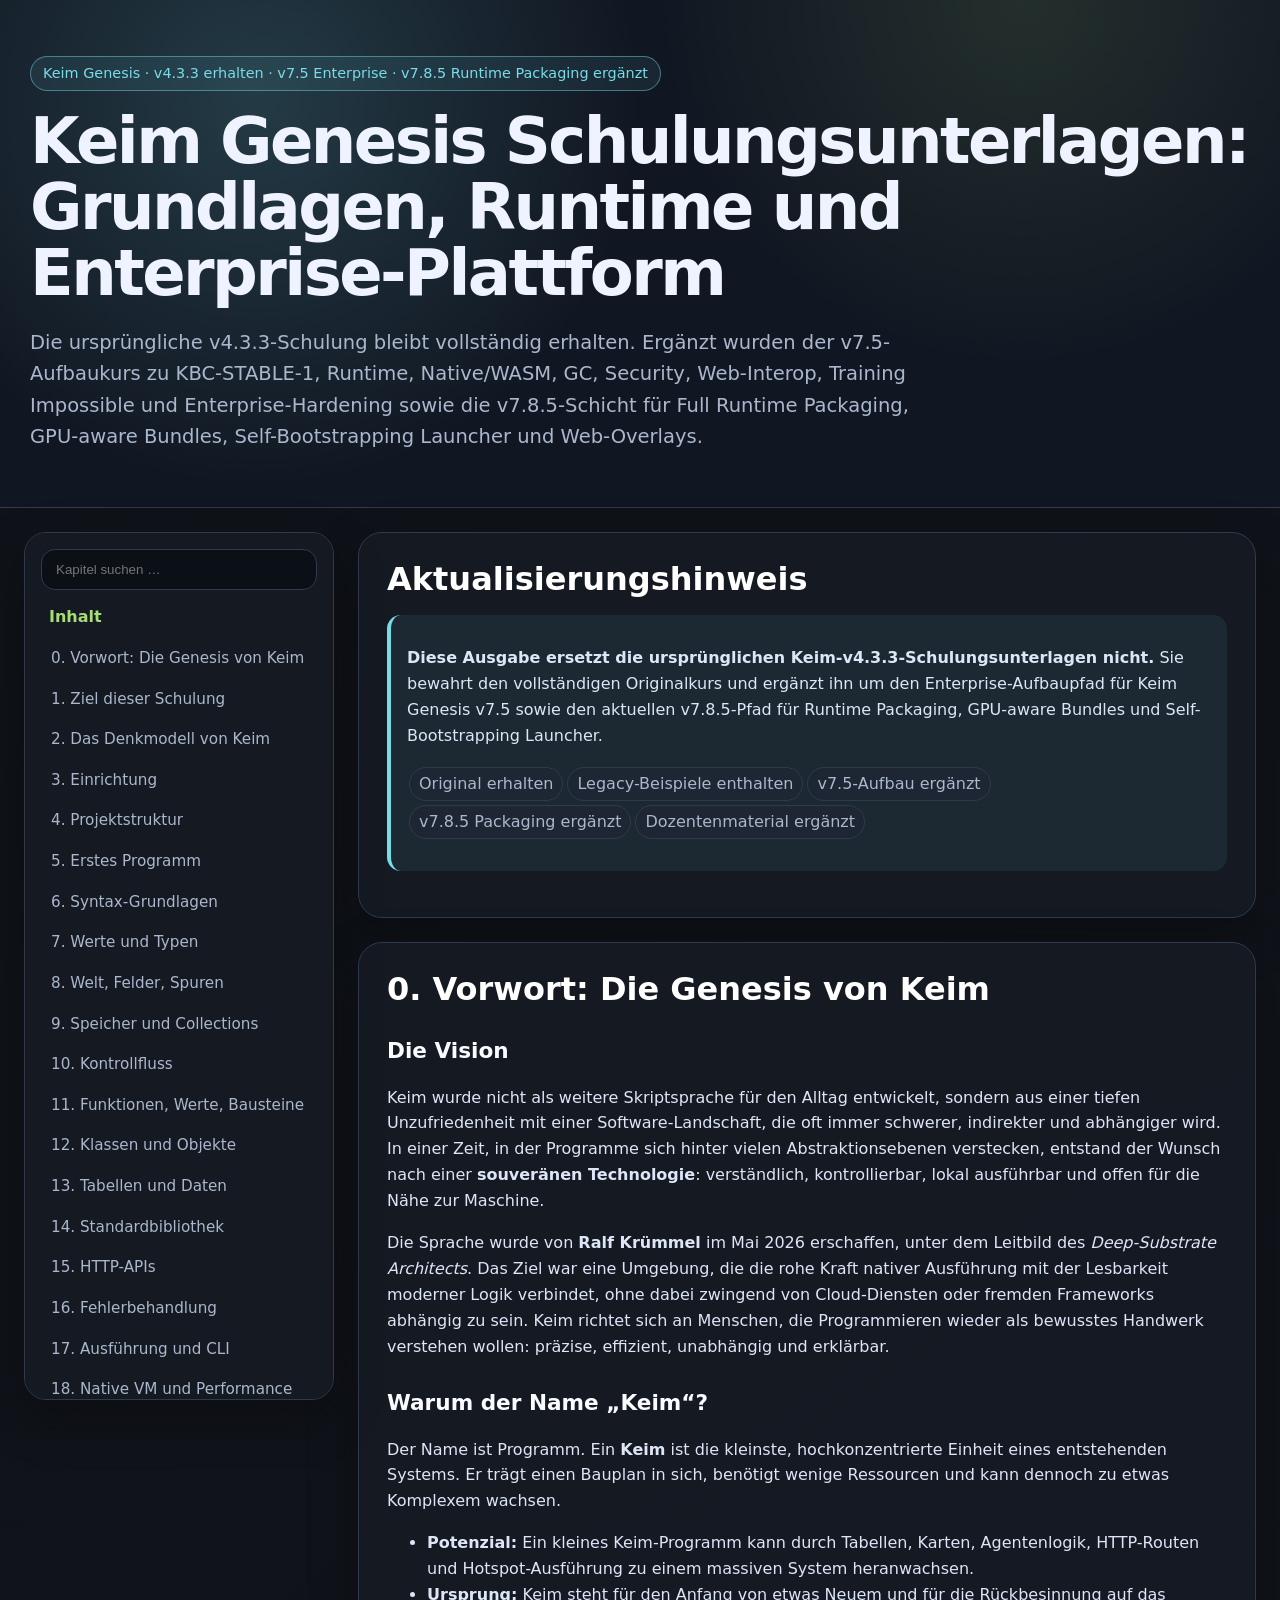
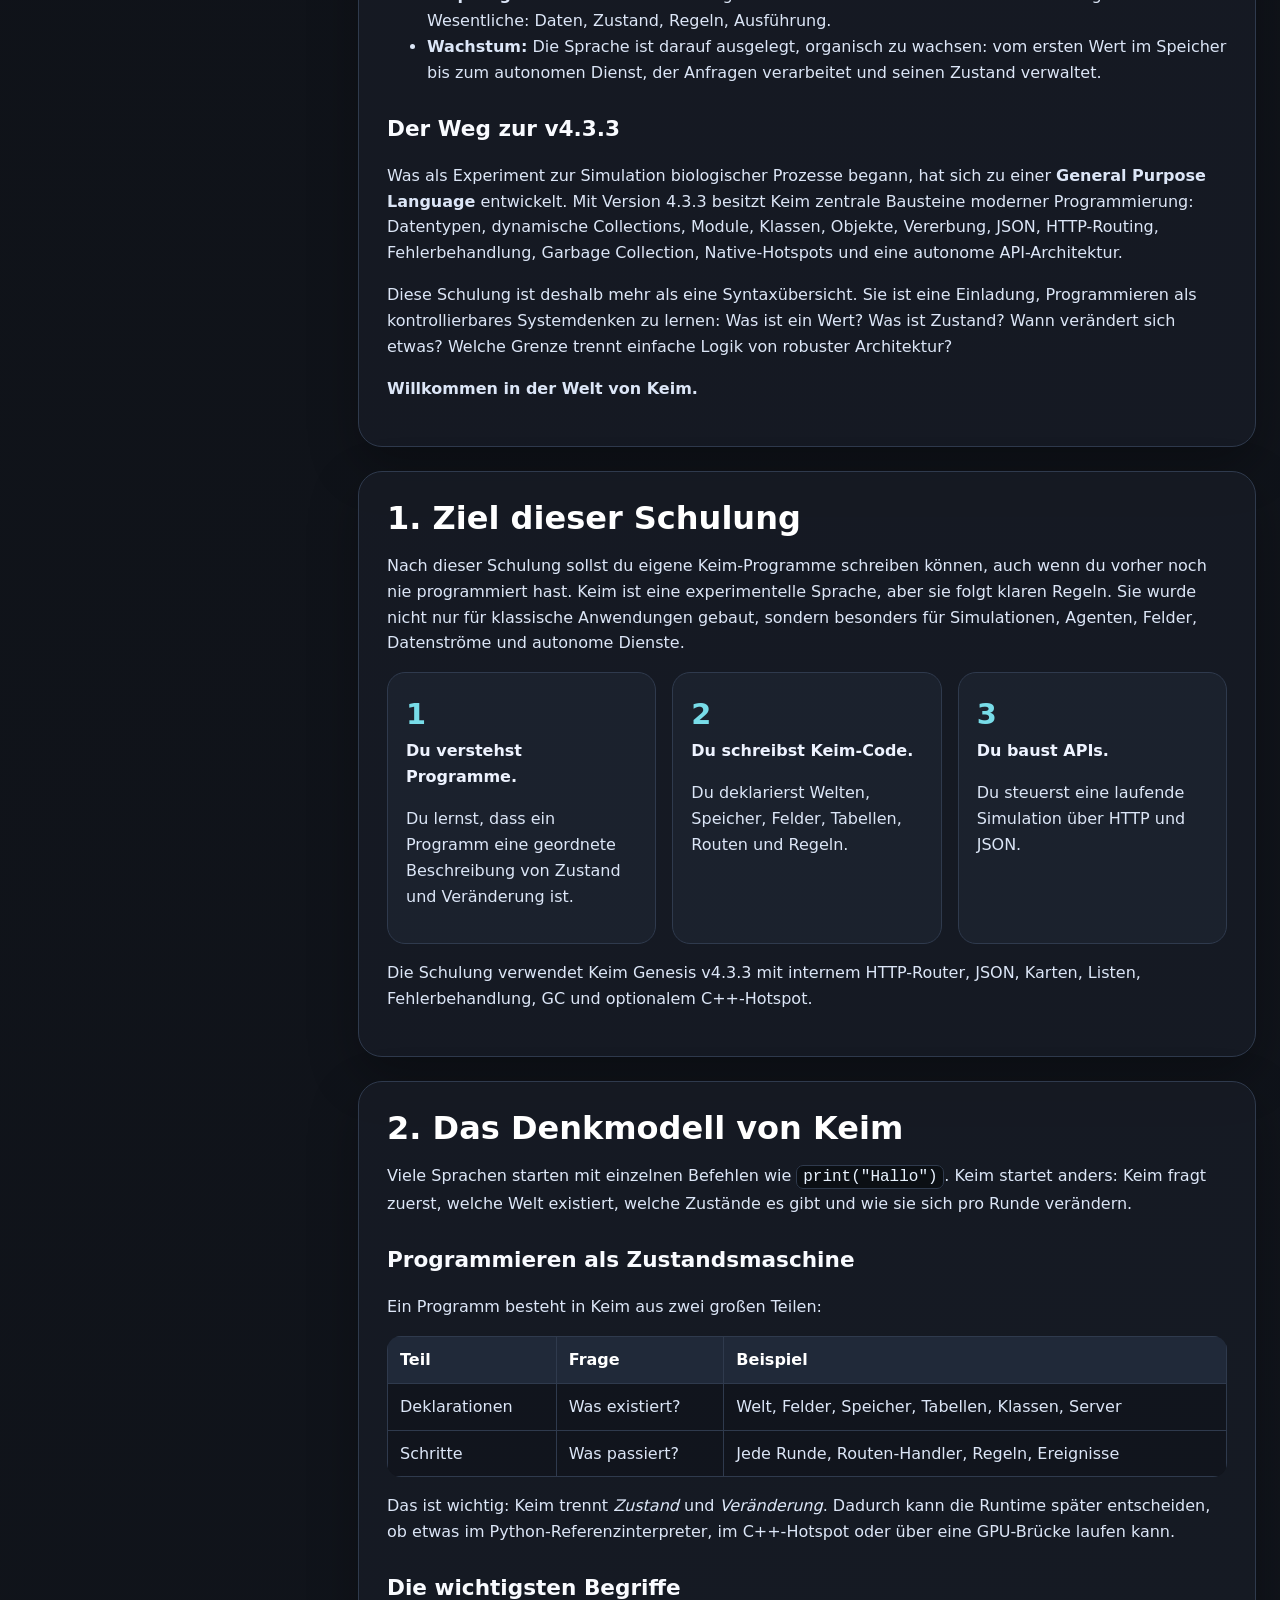
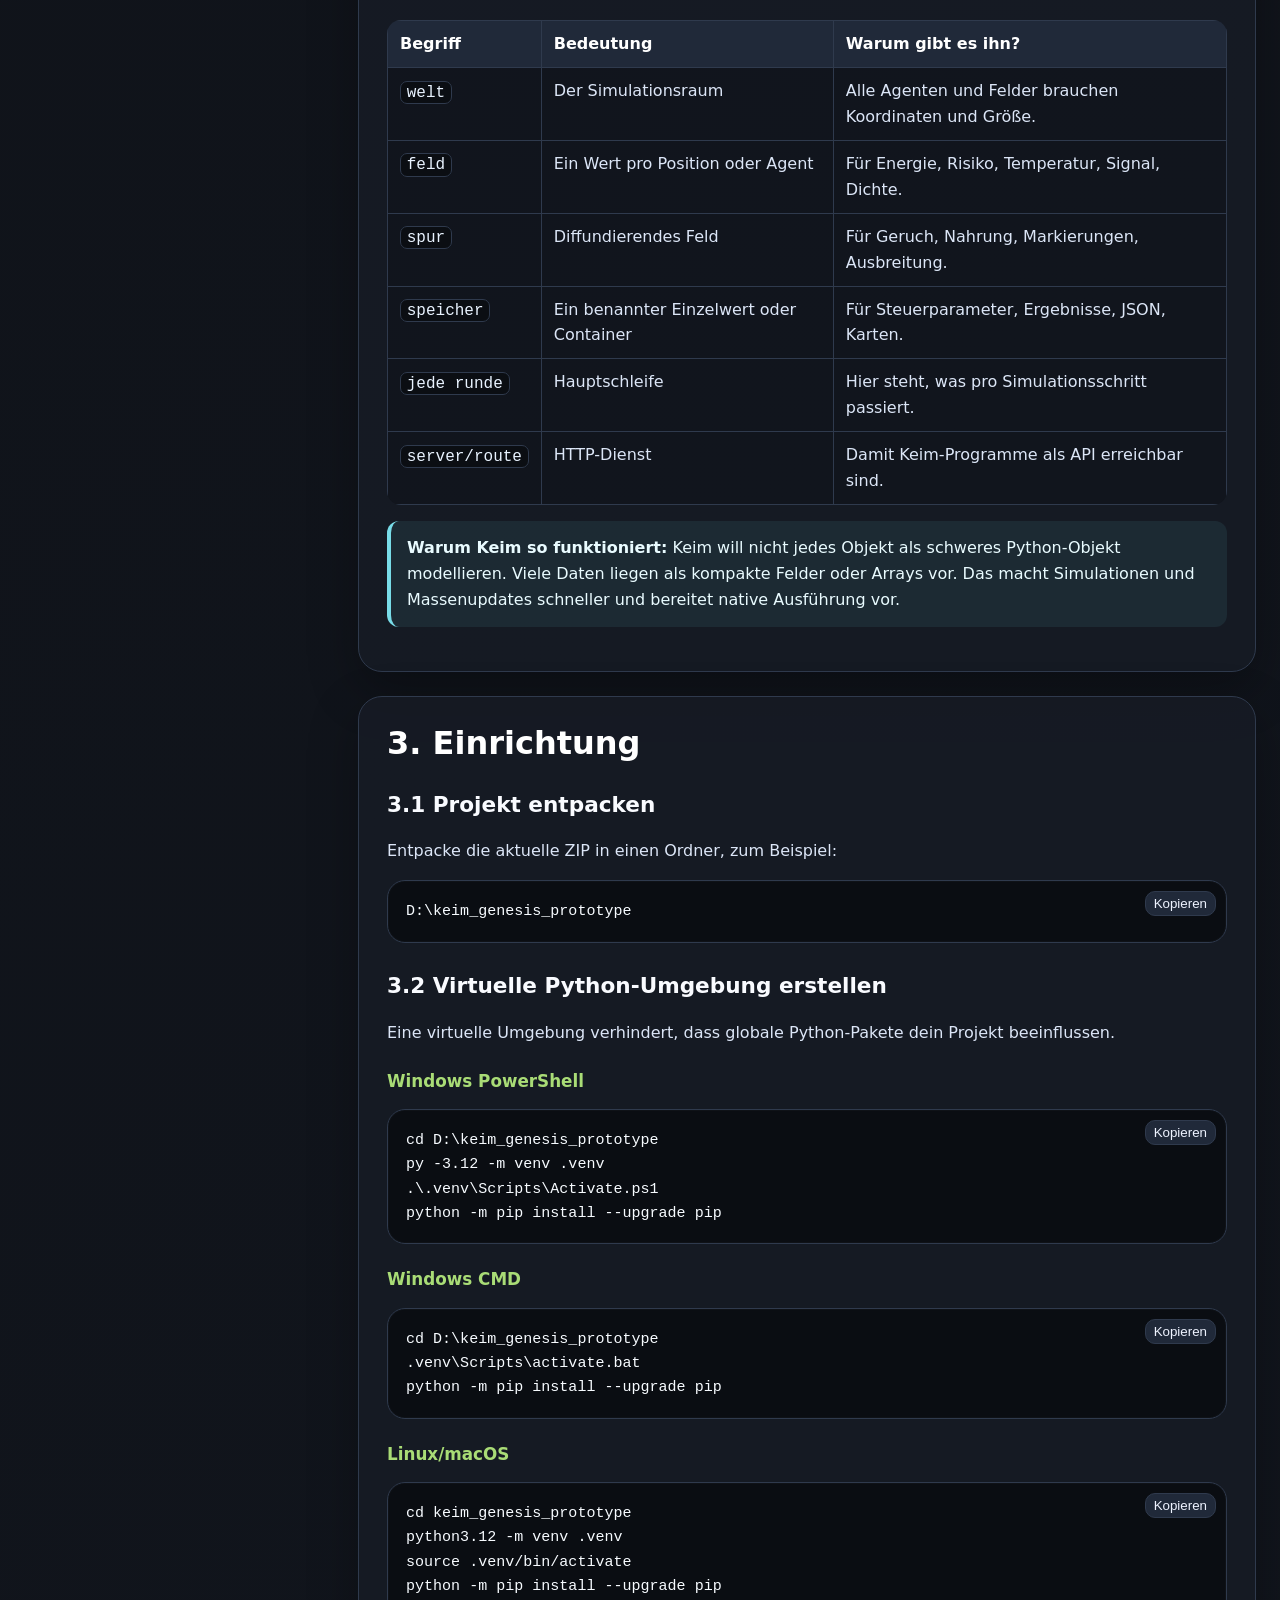
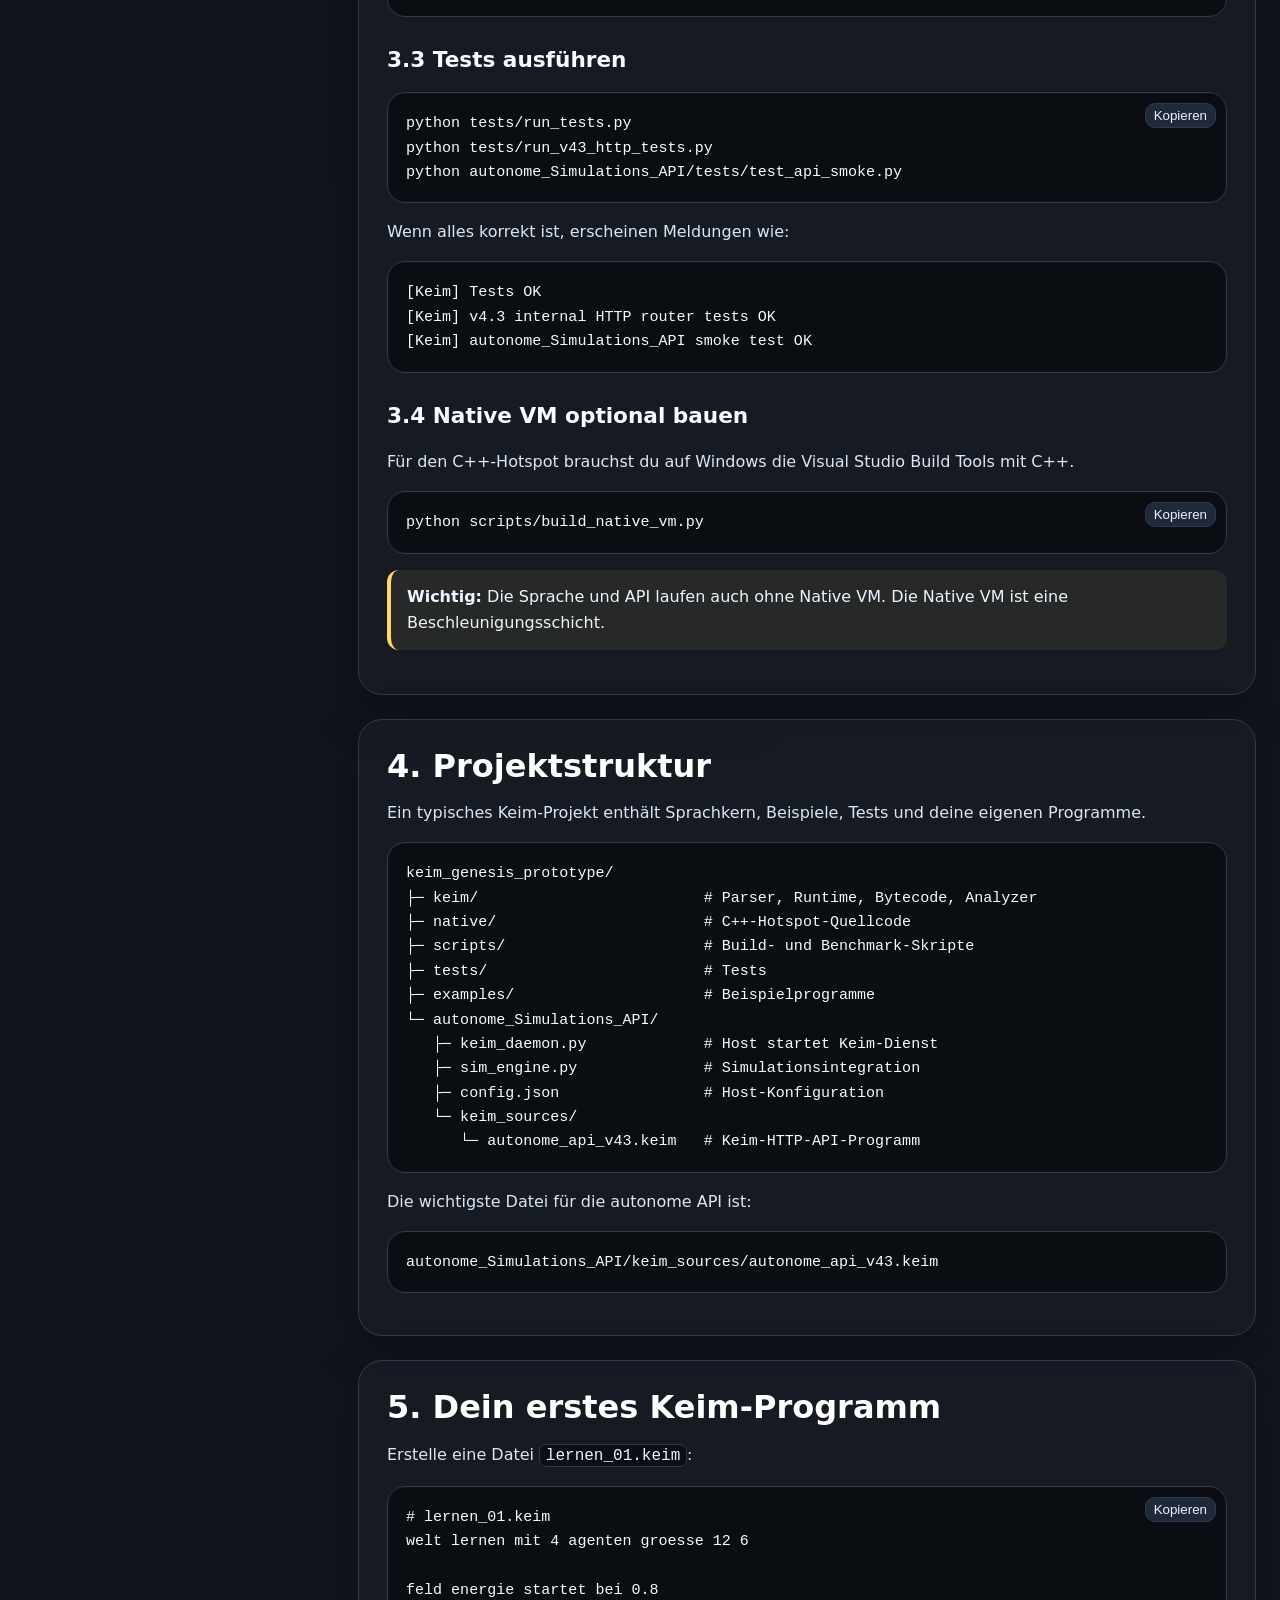
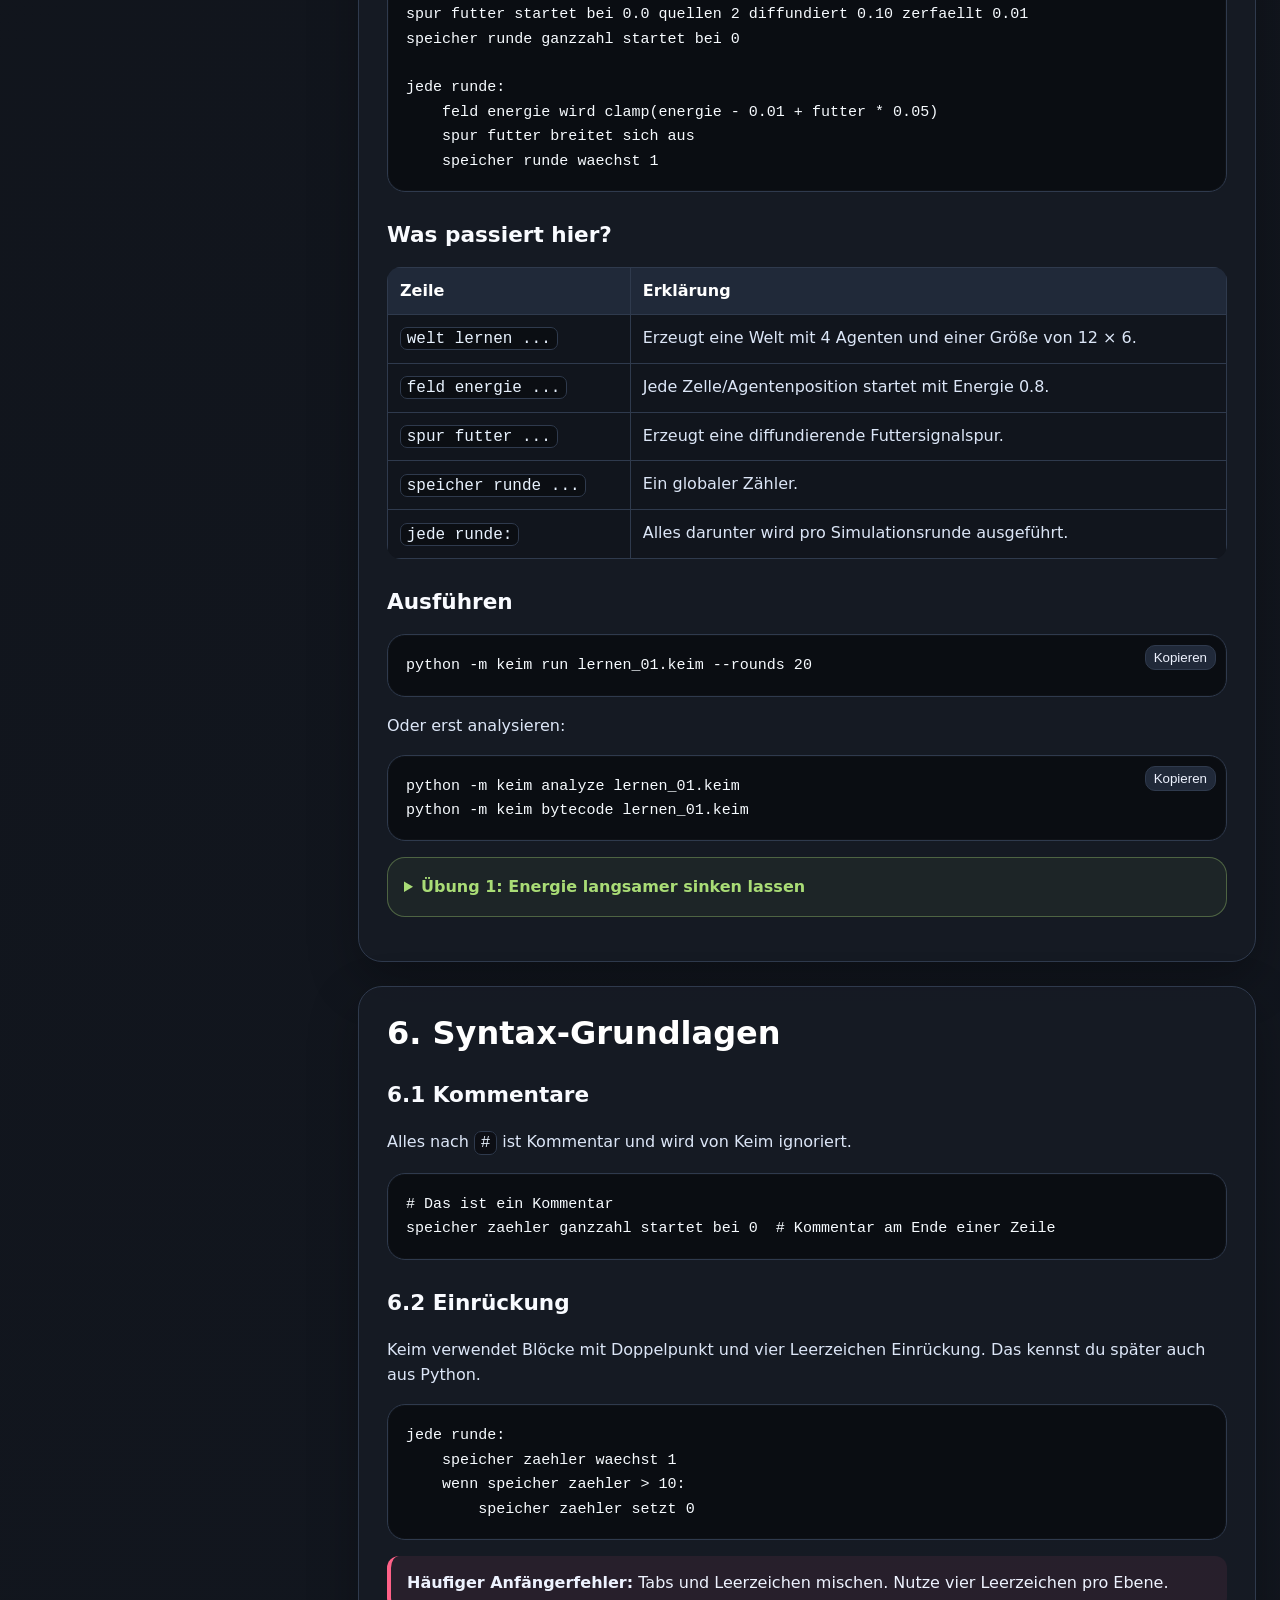
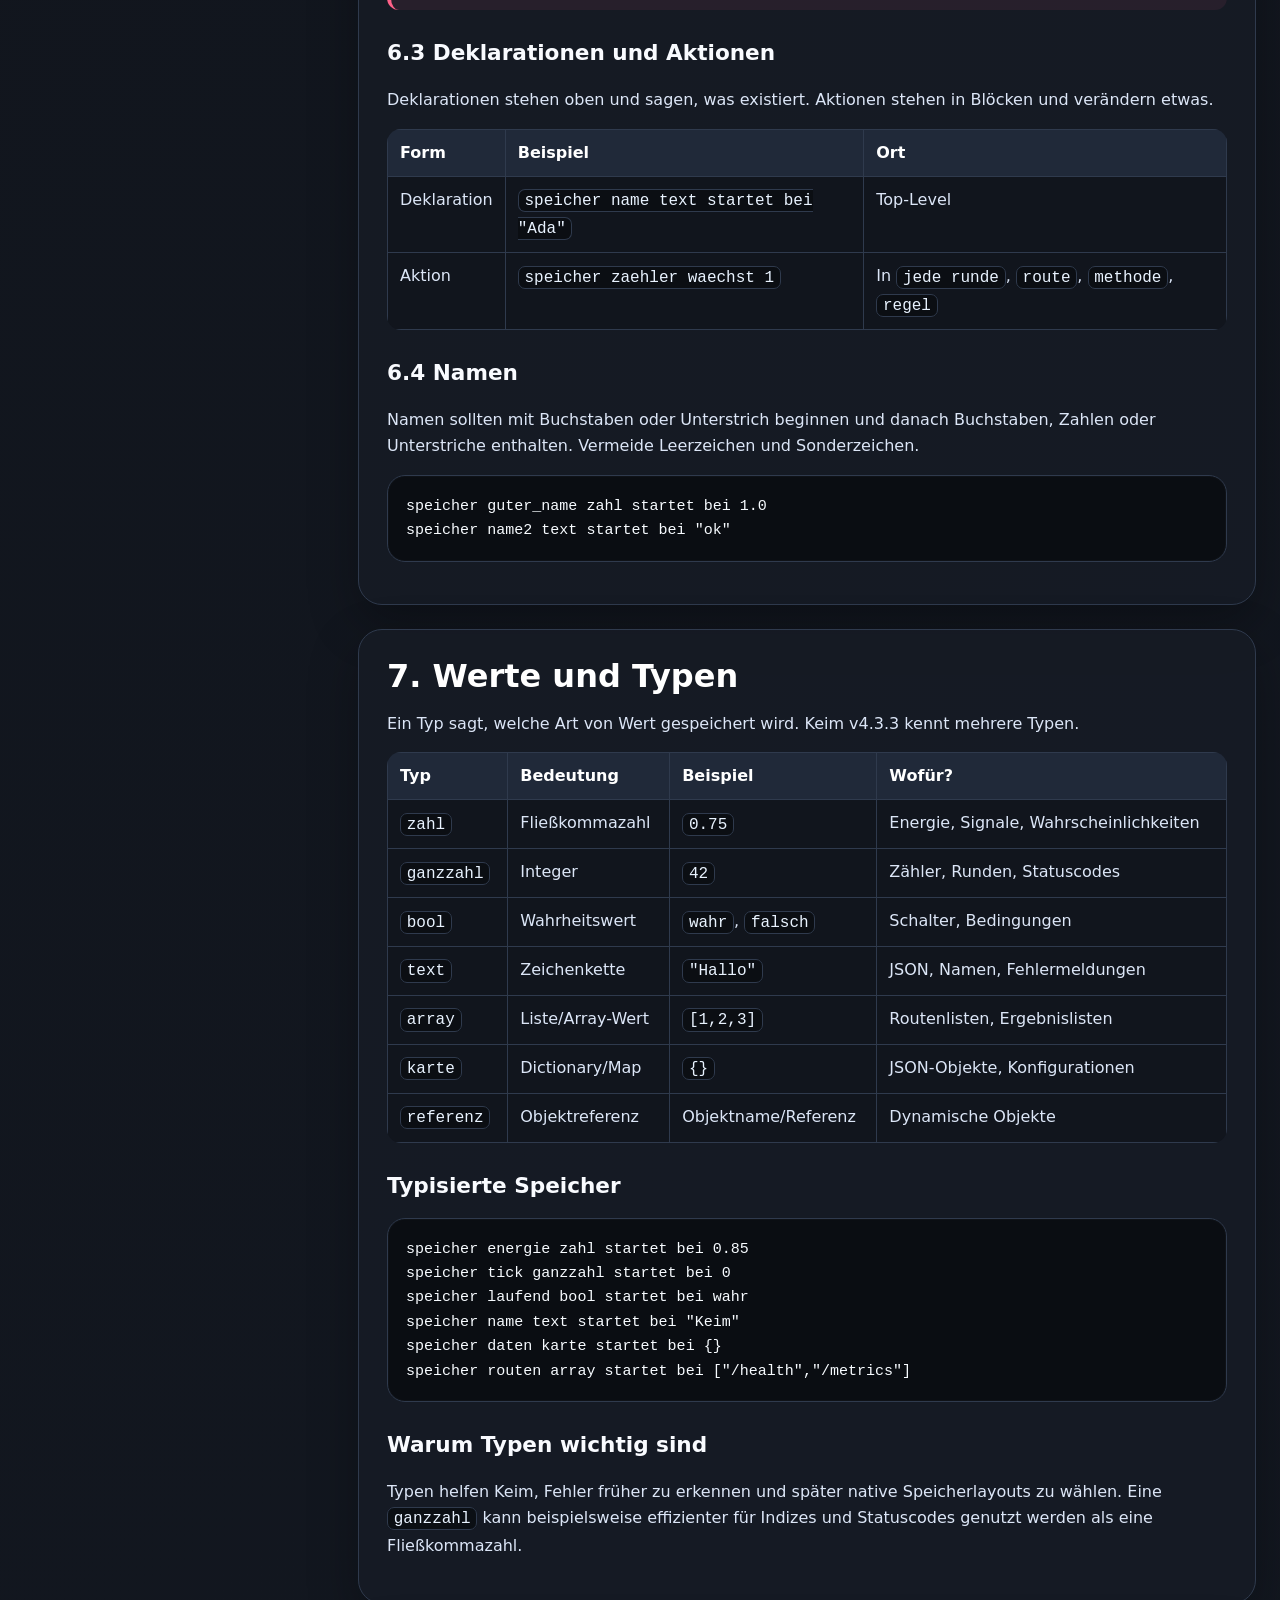
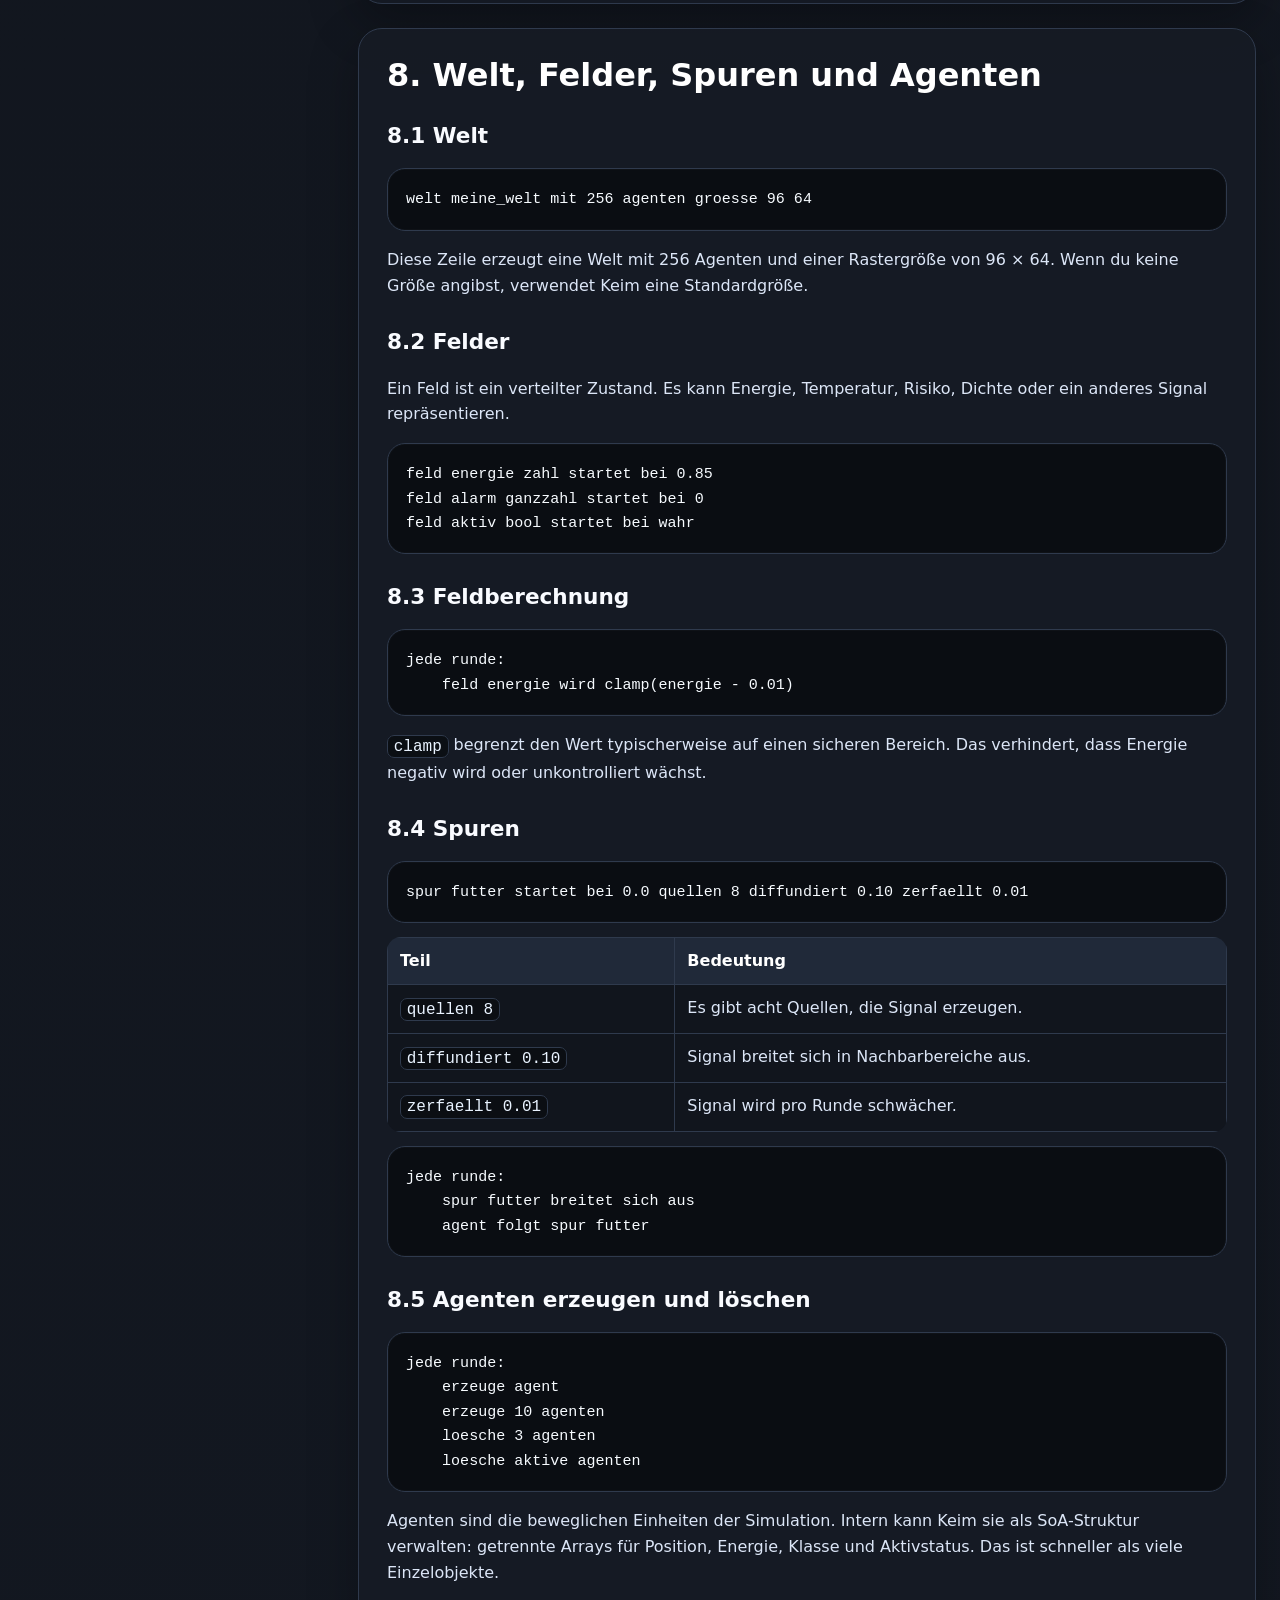
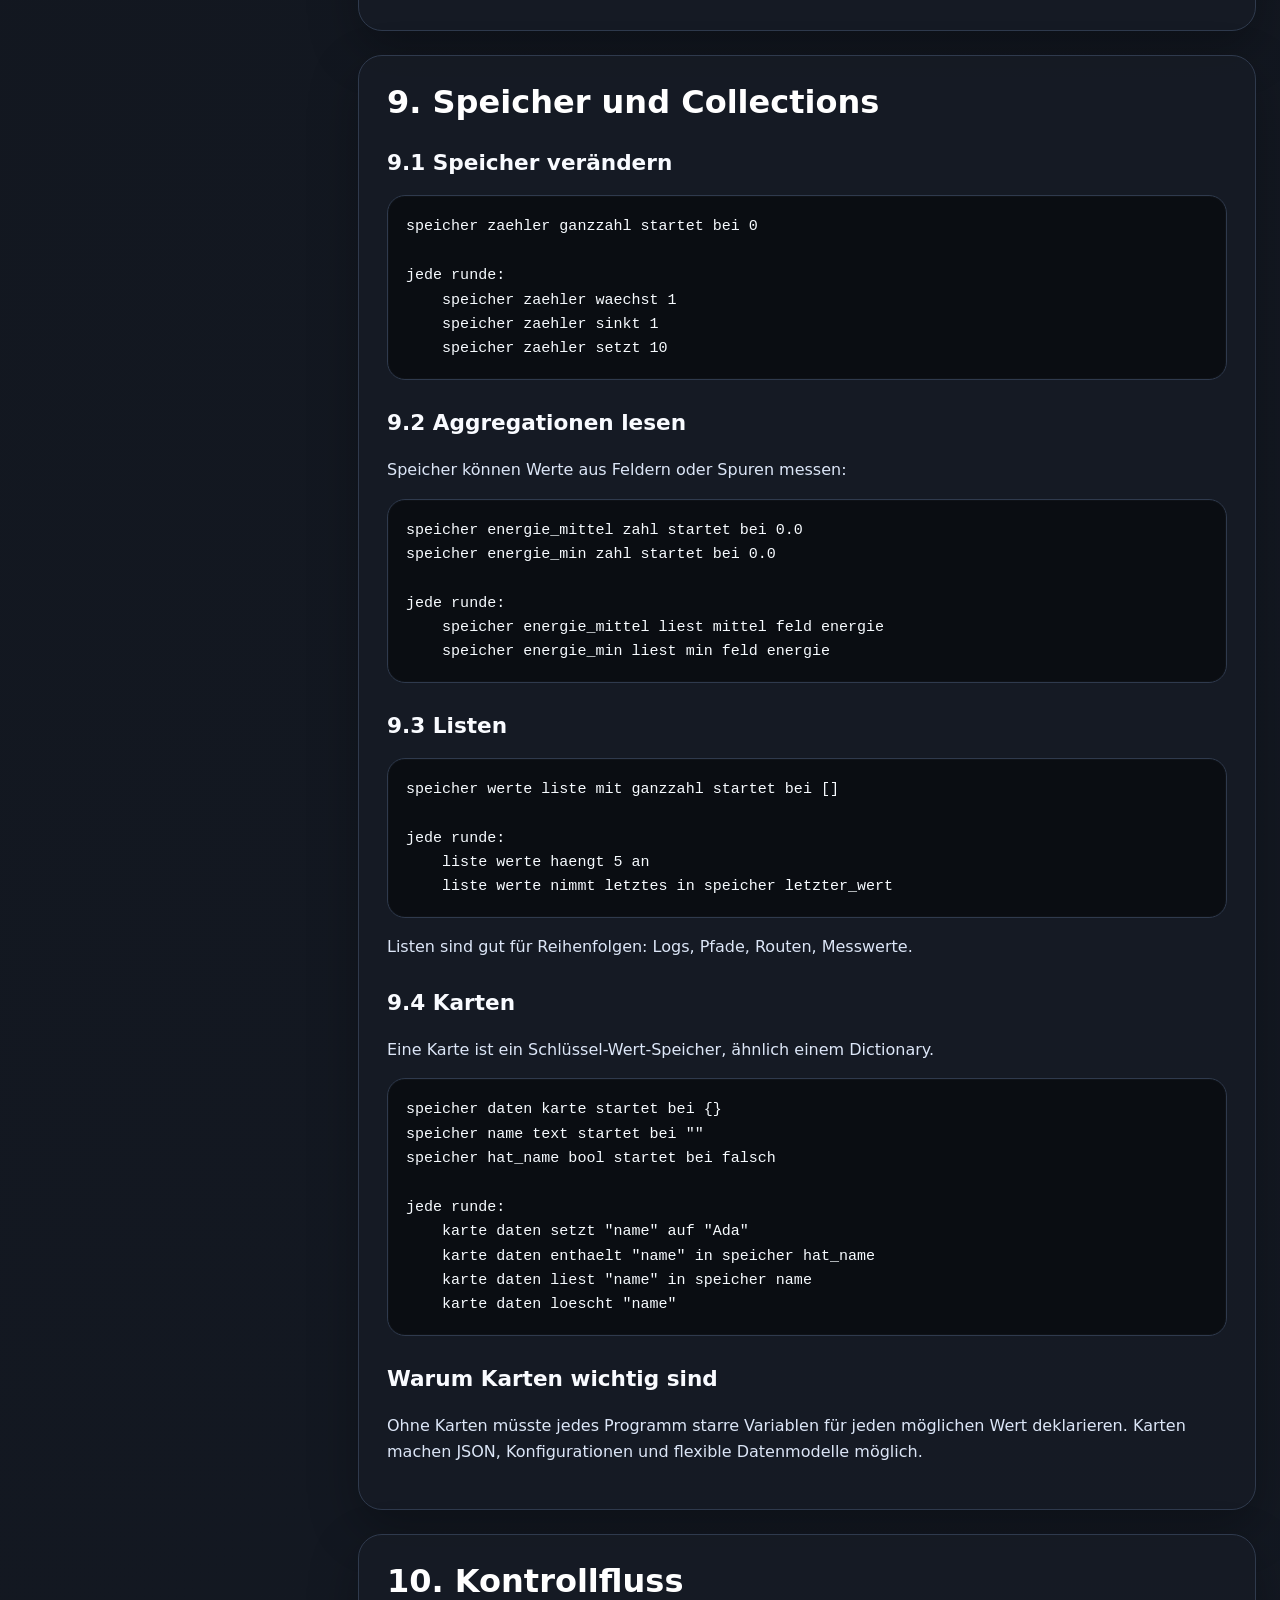
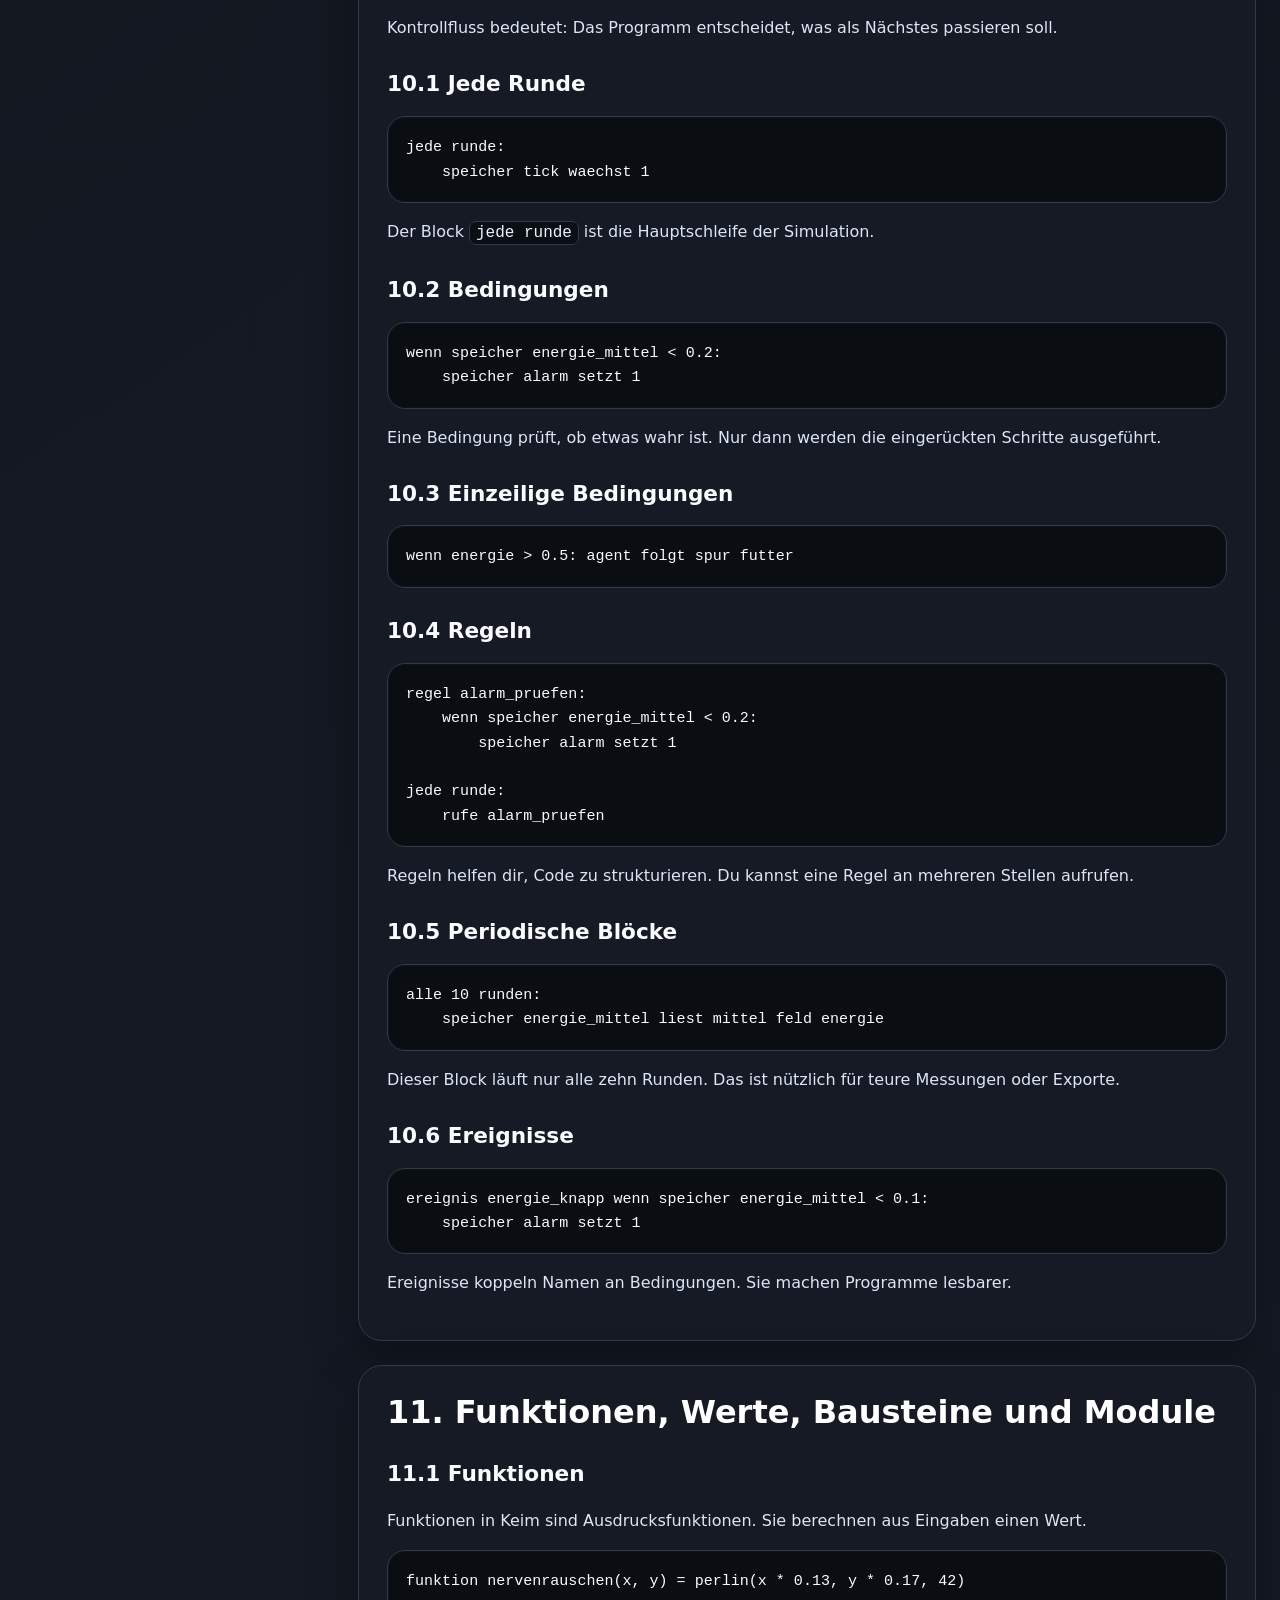
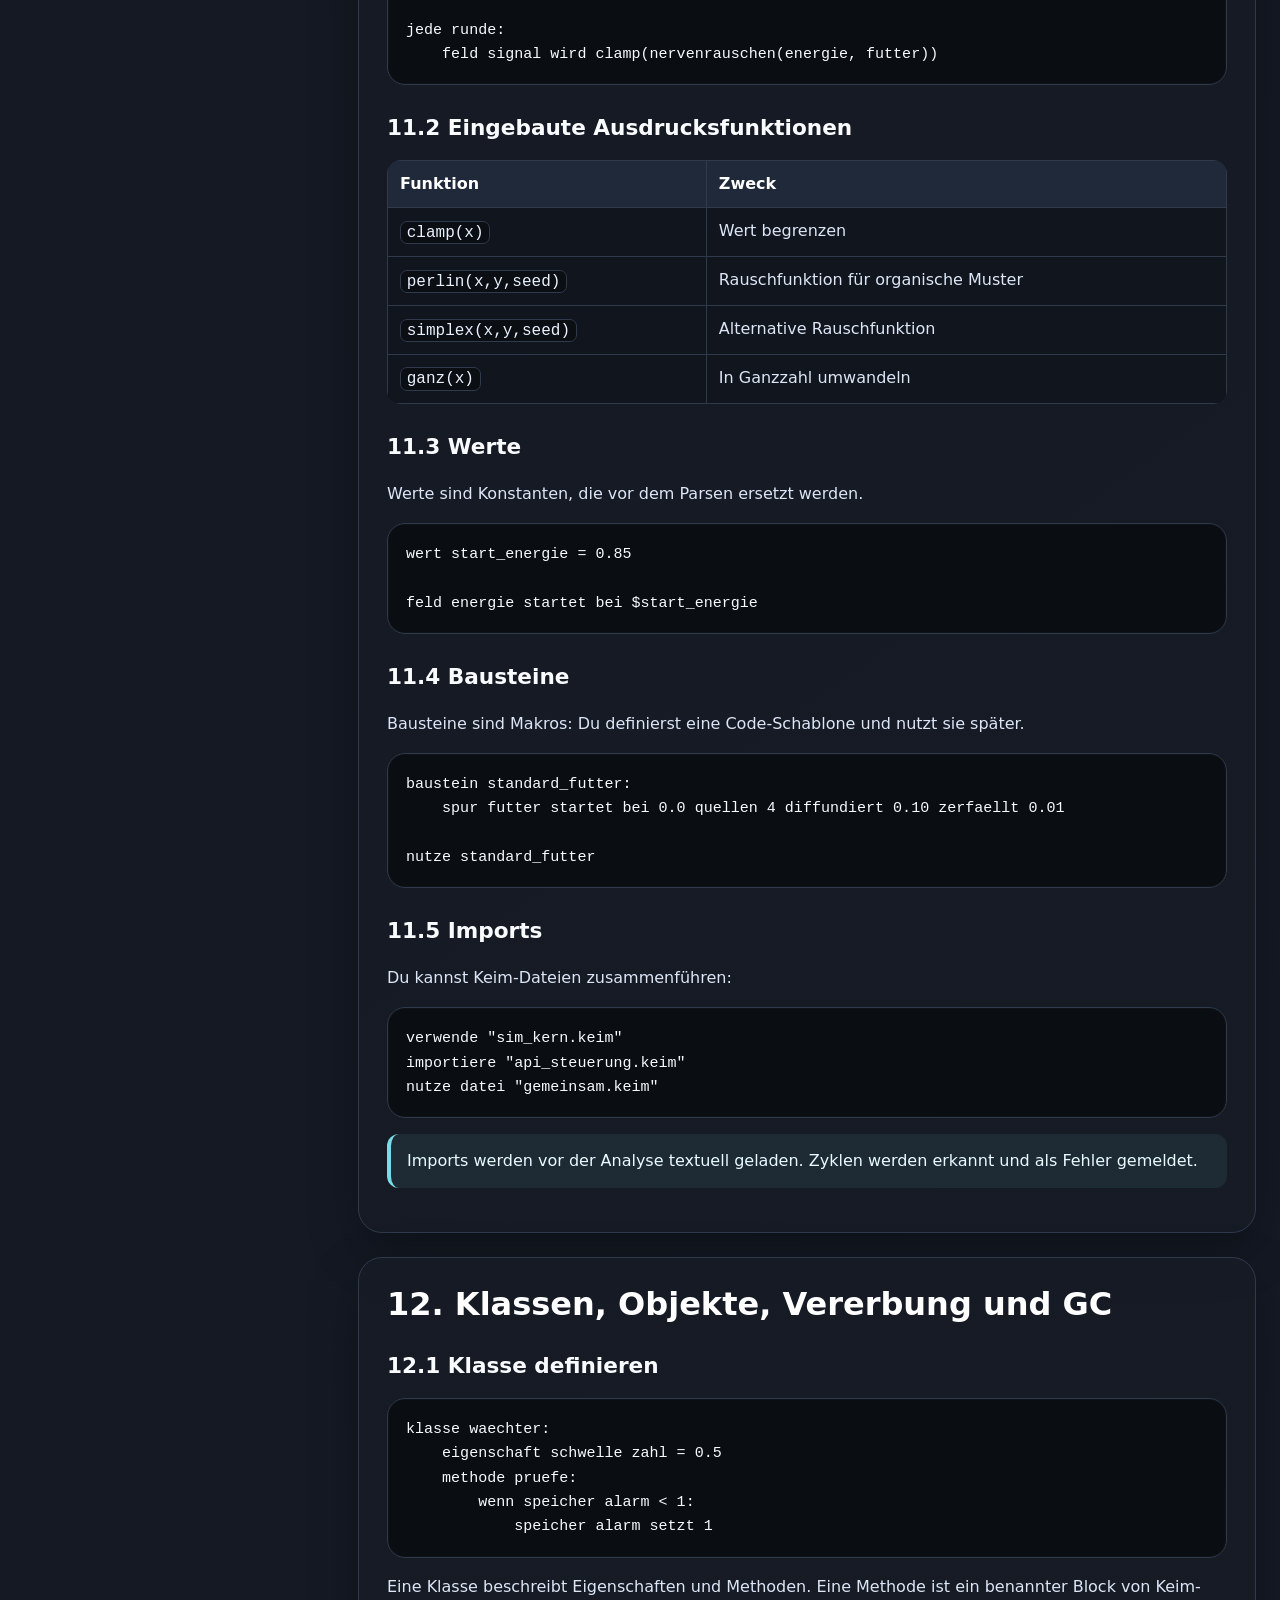
<file: docs/index.html>
<!doctype html>
<html lang="de">
<head>
<meta charset="utf-8">
<meta name="viewport" content="width=device-width, initial-scale=1">
<title>Keim Genesis Schulungsunterlagen · v4.3.3 vollständig + v7.5 Enterprise + v7.8.5 Packaging</title>
<style>
:root{
  --bg:#0f1218; --panel:#171c25; --panel2:#1e2633; --text:#eef3ff; --muted:#aab7cc;
  --accent:#78dce8; --accent2:#a9dc76; --warn:#ffd866; --danger:#ff6188; --code:#0a0d12;
  --border:#2f3a4d; --shadow:0 18px 50px rgba(0,0,0,.28);
}
*{box-sizing:border-box}
html{scroll-behavior:smooth}
body{margin:0;font-family:system-ui,-apple-system,Segoe UI,Roboto,Arial,sans-serif;background:linear-gradient(145deg,#0f1218,#151b26 45%,#10141c);color:var(--text);line-height:1.62}
a{color:var(--accent);text-decoration:none}
a:hover{text-decoration:underline}
header.hero{padding:56px 28px 34px;border-bottom:1px solid var(--border);background:radial-gradient(circle at 20% 20%,rgba(120,220,232,.18),transparent 35%),radial-gradient(circle at 80% 0%,rgba(169,220,118,.12),transparent 32%),#111722}
.hero-inner{max-width:1220px;margin:0 auto}
.badge{display:inline-block;border:1px solid rgba(120,220,232,.45);color:var(--accent);border-radius:999px;padding:5px 12px;background:rgba(120,220,232,.08);font-size:.9rem}
h1{font-size:clamp(2.1rem,5vw,4.4rem);line-height:1.03;margin:18px 0 12px;letter-spacing:-.04em}
.subtitle{font-size:1.22rem;color:var(--muted);max-width:900px}
.layout{display:grid;grid-template-columns:310px minmax(0,1fr);gap:24px;max-width:1460px;margin:0 auto;padding:24px}
nav{position:sticky;top:16px;align-self:start;background:rgba(23,28,37,.86);border:1px solid var(--border);border-radius:22px;padding:16px;box-shadow:var(--shadow);backdrop-filter:blur(12px);max-height:calc(100vh - 32px);overflow:auto}
nav h2{font-size:1rem;margin:6px 8px 12px;color:var(--accent2)}
nav a{display:block;padding:8px 10px;border-radius:10px;color:var(--muted);font-size:.95rem}
nav a:hover{background:var(--panel2);color:var(--text);text-decoration:none}
main{min-width:0}
section{background:rgba(23,28,37,.82);border:1px solid var(--border);border-radius:24px;margin:0 0 24px;padding:28px;box-shadow:var(--shadow)}
section section{box-shadow:none;background:rgba(30,38,51,.45);border-radius:18px;padding:18px;margin:18px 0}
h2{font-size:2rem;line-height:1.15;margin:0 0 12px;color:#fff}
h3{font-size:1.35rem;margin:26px 0 10px;color:#f9fbff}
h4{font-size:1.05rem;color:var(--accent2);margin:22px 0 8px}
p,li{color:#dce6f7}
.muted{color:var(--muted)}
.grid{display:grid;gap:16px}
.grid.two{grid-template-columns:repeat(2,minmax(0,1fr))}
.grid.three{grid-template-columns:repeat(3,minmax(0,1fr))}
.card{background:rgba(30,38,51,.7);border:1px solid var(--border);border-radius:18px;padding:18px}
.kpi{font-size:1.8rem;font-weight:800;color:var(--accent)}
table{border-collapse:collapse;width:100%;margin:14px 0;background:rgba(10,13,18,.35);border-radius:14px;overflow:hidden}
th,td{border:1px solid var(--border);padding:10px 12px;text-align:left;vertical-align:top}
th{background:#202939;color:#fff}
td{color:#dce6f7}
code,kbd{font-family:ui-monospace,SFMono-Regular,Consolas,Liberation Mono,monospace;background:rgba(10,13,18,.85);border:1px solid var(--border);border-radius:7px;padding:.1em .36em;color:#e9f3ff}
pre{position:relative;margin:14px 0;padding:18px;overflow:auto;background:var(--code);border:1px solid var(--border);border-radius:18px;box-shadow:inset 0 0 0 1px rgba(255,255,255,.02)}
pre code{background:transparent;border:0;padding:0;color:#f7fbff;white-space:pre;font-size:.94rem}
.copy{position:absolute;right:10px;top:10px;border:1px solid var(--border);background:#202939;color:var(--text);border-radius:10px;padding:4px 8px;cursor:pointer}
.copy:hover{background:#2b3547}
.note{border-left:4px solid var(--accent);background:rgba(120,220,232,.08);padding:14px 16px;border-radius:12px;margin:16px 0;color:#e9fbff}
.warn{border-left:4px solid var(--warn);background:rgba(255,216,102,.08);padding:14px 16px;border-radius:12px;margin:16px 0}
.danger{border-left:4px solid var(--danger);background:rgba(255,97,136,.08);padding:14px 16px;border-radius:12px;margin:16px 0}
.exercise{border:1px solid rgba(169,220,118,.35);background:rgba(169,220,118,.06);border-radius:18px;padding:16px;margin:16px 0}
.exercise summary{cursor:pointer;font-weight:700;color:var(--accent2)}
.checklist li{margin:8px 0}
.searchbox{width:100%;padding:12px 14px;border-radius:14px;border:1px solid var(--border);background:#0b0f16;color:var(--text);margin-bottom:12px}
footer{max-width:1220px;margin:0 auto;padding:40px 24px;color:var(--muted)}
@media (max-width:980px){.layout{grid-template-columns:1fr;padding:12px}nav{position:relative;top:0}.grid.two,.grid.three{grid-template-columns:1fr}section{padding:20px}}
.enterprise-note{border-left:4px solid var(--accent);background:rgba(120,220,232,.08);padding:14px 16px;border-radius:14px;margin:18px 0}.pill{display:inline-block;border:1px solid var(--border);border-radius:999px;padding:3px 9px;margin:2px;color:var(--muted);background:rgba(30,38,51,.65)}
</style>
</head>
<body>
<header class="hero">
  <div class="hero-inner">
    <span class="badge">Keim Genesis · v4.3.3 erhalten · v7.5 Enterprise · v7.8.5 Runtime Packaging ergänzt</span>
    <h1>Keim Genesis Schulungsunterlagen: Grundlagen, Runtime und Enterprise-Plattform</h1>
    <p class="subtitle">Die ursprüngliche v4.3.3-Schulung bleibt vollständig erhalten. Ergänzt wurden der v7.5-Aufbaukurs zu KBC-STABLE-1, Runtime, Native/WASM, GC, Security, Web-Interop, Training Impossible und Enterprise-Hardening sowie die v7.8.5-Schicht für Full Runtime Packaging, GPU-aware Bundles, Self-Bootstrapping Launcher und Web-Overlays.</p>
  </div>
</header>
<div class="layout">
<nav>
  <input class="searchbox" id="search" placeholder="Kapitel suchen …">
  <h2>Inhalt</h2>
  <a href="#vorwort">0. Vorwort: Die Genesis von Keim</a>
  <a href="#ziel">1. Ziel dieser Schulung</a>
  <a href="#mentalmodell">2. Das Denkmodell von Keim</a>
  <a href="#einrichtung">3. Einrichtung</a>
  <a href="#projektstruktur">4. Projektstruktur</a>
  <a href="#erstes-programm">5. Erstes Programm</a>
  <a href="#syntax">6. Syntax-Grundlagen</a>
  <a href="#typen">7. Werte und Typen</a>
  <a href="#welt">8. Welt, Felder, Spuren</a>
  <a href="#speicher">9. Speicher und Collections</a>
  <a href="#kontrollfluss">10. Kontrollfluss</a>
  <a href="#funktionen">11. Funktionen, Werte, Bausteine</a>
  <a href="#objekte">12. Klassen und Objekte</a>
  <a href="#tabellen">13. Tabellen und Daten</a>
  <a href="#stdlib">14. Standardbibliothek</a>
  <a href="#http">15. HTTP-APIs</a>
  <a href="#fehler">16. Fehlerbehandlung</a>
  <a href="#runtime">17. Ausführung und CLI</a>
  <a href="#native">18. Native VM und Performance</a>
  <a href="#debugging">19. Debugging</a>
  <a href="#projekte">20. Übungsprojekte</a>
  <a href="#referenz">21. Kurzreferenz</a>
  <a href="#glossar">22. Glossar</a>

  <h2>v7.5 Enterprise-Aufbau</h2>
  <a href="#v75-ueberblick">23. Projektstand v7.5</a>
  <a href="#v75-architektur">24. Aktuelle Architektur</a>
  <a href="#v75-kbc-stable">25. KBC-STABLE-1</a>
  <a href="#v75-typen-match">26. Result, Match, Typdenken</a>
  <a href="#v75-datenmodell">27. Records, Listen, Maps</a>
  <a href="#v75-gc-runtime">28. GC, Region, Hashmap</a>
  <a href="#v75-native-wasm">29. Native und WASM</a>
  <a href="#v75-security">30. Security, SBOM, Capabilities</a>
  <a href="#v75-web">31. Web und JS-Interop</a>
  <a href="#v75-training-impossible">32. Training Impossible</a>
  <a href="#v75-hardening">33. Hardening Matrix</a>
  <a href="#v75-unterrichtsplan">34. Unterrichtsplan</a>
  <h2>v7.8.5 Runtime Packaging</h2>
  <a href="#v785-runtime-packager">35. Self-Bootstrapping Packager</a>
</nav>
<main>

<section id="update-hinweis">
<h2>Aktualisierungshinweis</h2>
<div class="enterprise-note">
<p><strong>Diese Ausgabe ersetzt die ursprünglichen Keim-v4.3.3-Schulungsunterlagen nicht.</strong> Sie bewahrt den vollständigen Originalkurs und ergänzt ihn um den Enterprise-Aufbaupfad für Keim Genesis v7.5 sowie den aktuellen v7.8.5-Pfad für Runtime Packaging, GPU-aware Bundles und Self-Bootstrapping Launcher.</p>
<p><span class="pill">Original erhalten</span><span class="pill">Legacy-Beispiele enthalten</span><span class="pill">v7.5-Aufbau ergänzt</span><span class="pill">v7.8.5 Packaging ergänzt</span><span class="pill">Dozentenmaterial ergänzt</span></p>
</div>
</section>



<section id="vorwort">
<h2>0. Vorwort: Die Genesis von Keim</h2>
<h3>Die Vision</h3>
<p>Keim wurde nicht als weitere Skriptsprache für den Alltag entwickelt, sondern aus einer tiefen Unzufriedenheit mit einer Software-Landschaft, die oft immer schwerer, indirekter und abhängiger wird. In einer Zeit, in der Programme sich hinter vielen Abstraktionsebenen verstecken, entstand der Wunsch nach einer <strong>souveränen Technologie</strong>: verständlich, kontrollierbar, lokal ausführbar und offen für die Nähe zur Maschine.</p>
<p>Die Sprache wurde von <strong>Ralf Krümmel</strong> im Mai 2026 erschaffen, unter dem Leitbild des <em>Deep-Substrate Architects</em>. Das Ziel war eine Umgebung, die die rohe Kraft nativer Ausführung mit der Lesbarkeit moderner Logik verbindet, ohne dabei zwingend von Cloud-Diensten oder fremden Frameworks abhängig zu sein. Keim richtet sich an Menschen, die Programmieren wieder als bewusstes Handwerk verstehen wollen: präzise, effizient, unabhängig und erklärbar.</p>

<h3>Warum der Name „Keim“?</h3>
<p>Der Name ist Programm. Ein <strong>Keim</strong> ist die kleinste, hochkonzentrierte Einheit eines entstehenden Systems. Er trägt einen Bauplan in sich, benötigt wenige Ressourcen und kann dennoch zu etwas Komplexem wachsen.</p>
<ul>
<li><strong>Potenzial:</strong> Ein kleines Keim-Programm kann durch Tabellen, Karten, Agentenlogik, HTTP-Routen und Hotspot-Ausführung zu einem massiven System heranwachsen.</li>
<li><strong>Ursprung:</strong> Keim steht für den Anfang von etwas Neuem und für die Rückbesinnung auf das Wesentliche: Daten, Zustand, Regeln, Ausführung.</li>
<li><strong>Wachstum:</strong> Die Sprache ist darauf ausgelegt, organisch zu wachsen: vom ersten Wert im Speicher bis zum autonomen Dienst, der Anfragen verarbeitet und seinen Zustand verwaltet.</li>
</ul>

<h3>Der Weg zur v4.3.3</h3>
<p>Was als Experiment zur Simulation biologischer Prozesse begann, hat sich zu einer <strong>General Purpose Language</strong> entwickelt. Mit Version 4.3.3 besitzt Keim zentrale Bausteine moderner Programmierung: Datentypen, dynamische Collections, Module, Klassen, Objekte, Vererbung, JSON, HTTP-Routing, Fehlerbehandlung, Garbage Collection, Native-Hotspots und eine autonome API-Architektur.</p>
<p>Diese Schulung ist deshalb mehr als eine Syntaxübersicht. Sie ist eine Einladung, Programmieren als kontrollierbares Systemdenken zu lernen: Was ist ein Wert? Was ist Zustand? Wann verändert sich etwas? Welche Grenze trennt einfache Logik von robuster Architektur?</p>
<p><strong>Willkommen in der Welt von Keim.</strong></p>
</section>


<section id="ziel">
<h2>1. Ziel dieser Schulung</h2>
<p>Nach dieser Schulung sollst du eigene Keim-Programme schreiben können, auch wenn du vorher noch nie programmiert hast. Keim ist eine experimentelle Sprache, aber sie folgt klaren Regeln. Sie wurde nicht nur für klassische Anwendungen gebaut, sondern besonders für Simulationen, Agenten, Felder, Datenströme und autonome Dienste.</p>
<div class="grid three">
  <div class="card"><div class="kpi">1</div><strong>Du verstehst Programme.</strong><p>Du lernst, dass ein Programm eine geordnete Beschreibung von Zustand und Veränderung ist.</p></div>
  <div class="card"><div class="kpi">2</div><strong>Du schreibst Keim-Code.</strong><p>Du deklarierst Welten, Speicher, Felder, Tabellen, Routen und Regeln.</p></div>
  <div class="card"><div class="kpi">3</div><strong>Du baust APIs.</strong><p>Du steuerst eine laufende Simulation über HTTP und JSON.</p></div>
</div>
<p>Die Schulung verwendet Keim Genesis v4.3.3 mit internem HTTP-Router, JSON, Karten, Listen, Fehlerbehandlung, GC und optionalem C++-Hotspot.</p>
</section>

<section id="mentalmodell">
<h2>2. Das Denkmodell von Keim</h2>
<p>Viele Sprachen starten mit einzelnen Befehlen wie <code>print("Hallo")</code>. Keim startet anders: Keim fragt zuerst, welche Welt existiert, welche Zustände es gibt und wie sie sich pro Runde verändern.</p>
<h3>Programmieren als Zustandsmaschine</h3>
<p>Ein Programm besteht in Keim aus zwei großen Teilen:</p>
<table>
<tr><th>Teil</th><th>Frage</th><th>Beispiel</th></tr>
<tr><td>Deklarationen</td><td>Was existiert?</td><td>Welt, Felder, Speicher, Tabellen, Klassen, Server</td></tr>
<tr><td>Schritte</td><td>Was passiert?</td><td>Jede Runde, Routen-Handler, Regeln, Ereignisse</td></tr>
</table>
<p>Das ist wichtig: Keim trennt <em>Zustand</em> und <em>Veränderung</em>. Dadurch kann die Runtime später entscheiden, ob etwas im Python-Referenzinterpreter, im C++-Hotspot oder über eine GPU-Brücke laufen kann.</p>

<h3>Die wichtigsten Begriffe</h3>
<table>
<tr><th>Begriff</th><th>Bedeutung</th><th>Warum gibt es ihn?</th></tr>
<tr><td><code>welt</code></td><td>Der Simulationsraum</td><td>Alle Agenten und Felder brauchen Koordinaten und Größe.</td></tr>
<tr><td><code>feld</code></td><td>Ein Wert pro Position oder Agent</td><td>Für Energie, Risiko, Temperatur, Signal, Dichte.</td></tr>
<tr><td><code>spur</code></td><td>Diffundierendes Feld</td><td>Für Geruch, Nahrung, Markierungen, Ausbreitung.</td></tr>
<tr><td><code>speicher</code></td><td>Ein benannter Einzelwert oder Container</td><td>Für Steuerparameter, Ergebnisse, JSON, Karten.</td></tr>
<tr><td><code>jede runde</code></td><td>Hauptschleife</td><td>Hier steht, was pro Simulationsschritt passiert.</td></tr>
<tr><td><code>server/route</code></td><td>HTTP-Dienst</td><td>Damit Keim-Programme als API erreichbar sind.</td></tr>
</table>

<div class="note"><strong>Warum Keim so funktioniert:</strong> Keim will nicht jedes Objekt als schweres Python-Objekt modellieren. Viele Daten liegen als kompakte Felder oder Arrays vor. Das macht Simulationen und Massenupdates schneller und bereitet native Ausführung vor.</div>
</section>

<section id="einrichtung">
<h2>3. Einrichtung</h2>
<h3>3.1 Projekt entpacken</h3>
<p>Entpacke die aktuelle ZIP in einen Ordner, zum Beispiel:</p>
<pre><button class="copy">Kopieren</button><code>D:\keim_genesis_prototype</code></pre>

<h3>3.2 Virtuelle Python-Umgebung erstellen</h3>
<p>Eine virtuelle Umgebung verhindert, dass globale Python-Pakete dein Projekt beeinflussen.</p>
<h4>Windows PowerShell</h4>
<pre><button class="copy">Kopieren</button><code>cd D:\keim_genesis_prototype
py -3.12 -m venv .venv
.\.venv\Scripts\Activate.ps1
python -m pip install --upgrade pip</code></pre>
<h4>Windows CMD</h4>
<pre><button class="copy">Kopieren</button><code>cd D:\keim_genesis_prototype
.venv\Scripts\activate.bat
python -m pip install --upgrade pip</code></pre>
<h4>Linux/macOS</h4>
<pre><button class="copy">Kopieren</button><code>cd keim_genesis_prototype
python3.12 -m venv .venv
source .venv/bin/activate
python -m pip install --upgrade pip</code></pre>

<h3>3.3 Tests ausführen</h3>
<pre><button class="copy">Kopieren</button><code>python tests/run_tests.py
python tests/run_v43_http_tests.py
python autonome_Simulations_API/tests/test_api_smoke.py</code></pre>
<p>Wenn alles korrekt ist, erscheinen Meldungen wie:</p>
<pre><code>[Keim] Tests OK
[Keim] v4.3 internal HTTP router tests OK
[Keim] autonome_Simulations_API smoke test OK</code></pre>

<h3>3.4 Native VM optional bauen</h3>
<p>Für den C++-Hotspot brauchst du auf Windows die Visual Studio Build Tools mit C++.</p>
<pre><button class="copy">Kopieren</button><code>python scripts/build_native_vm.py</code></pre>
<div class="warn"><strong>Wichtig:</strong> Die Sprache und API laufen auch ohne Native VM. Die Native VM ist eine Beschleunigungsschicht.</div>
</section>

<section id="projektstruktur">
<h2>4. Projektstruktur</h2>
<p>Ein typisches Keim-Projekt enthält Sprachkern, Beispiele, Tests und deine eigenen Programme.</p>
<pre><code>keim_genesis_prototype/
├─ keim/                         # Parser, Runtime, Bytecode, Analyzer
├─ native/                       # C++-Hotspot-Quellcode
├─ scripts/                      # Build- und Benchmark-Skripte
├─ tests/                        # Tests
├─ examples/                     # Beispielprogramme
└─ autonome_Simulations_API/
   ├─ keim_daemon.py             # Host startet Keim-Dienst
   ├─ sim_engine.py              # Simulationsintegration
   ├─ config.json                # Host-Konfiguration
   └─ keim_sources/
      └─ autonome_api_v43.keim   # Keim-HTTP-API-Programm</code></pre>
<p>Die wichtigste Datei für die autonome API ist:</p>
<pre><code>autonome_Simulations_API/keim_sources/autonome_api_v43.keim</code></pre>
</section>

<section id="erstes-programm">
<h2>5. Dein erstes Keim-Programm</h2>
<p>Erstelle eine Datei <code>lernen_01.keim</code>:</p>
<pre><button class="copy">Kopieren</button><code># lernen_01.keim
welt lernen mit 4 agenten groesse 12 6

feld energie startet bei 0.8
spur futter startet bei 0.0 quellen 2 diffundiert 0.10 zerfaellt 0.01
speicher runde ganzzahl startet bei 0

jede runde:
    feld energie wird clamp(energie - 0.01 + futter * 0.05)
    spur futter breitet sich aus
    speicher runde waechst 1</code></pre>

<h3>Was passiert hier?</h3>
<table>
<tr><th>Zeile</th><th>Erklärung</th></tr>
<tr><td><code>welt lernen ...</code></td><td>Erzeugt eine Welt mit 4 Agenten und einer Größe von 12 × 6.</td></tr>
<tr><td><code>feld energie ...</code></td><td>Jede Zelle/Agentenposition startet mit Energie 0.8.</td></tr>
<tr><td><code>spur futter ...</code></td><td>Erzeugt eine diffundierende Futtersignalspur.</td></tr>
<tr><td><code>speicher runde ...</code></td><td>Ein globaler Zähler.</td></tr>
<tr><td><code>jede runde:</code></td><td>Alles darunter wird pro Simulationsrunde ausgeführt.</td></tr>
</table>

<h3>Ausführen</h3>
<pre><button class="copy">Kopieren</button><code>python -m keim run lernen_01.keim --rounds 20</code></pre>
<p>Oder erst analysieren:</p>
<pre><button class="copy">Kopieren</button><code>python -m keim analyze lernen_01.keim
python -m keim bytecode lernen_01.keim</code></pre>

<details class="exercise"><summary>Übung 1: Energie langsamer sinken lassen</summary>
<p>Ändere <code>- 0.01</code> zu <code>- 0.002</code>. Führe das Programm erneut aus. Beobachte, ob die Energie langsamer fällt.</p></details>
</section>

<section id="syntax">
<h2>6. Syntax-Grundlagen</h2>
<h3>6.1 Kommentare</h3>
<p>Alles nach <code>#</code> ist Kommentar und wird von Keim ignoriert.</p>
<pre><code># Das ist ein Kommentar
speicher zaehler ganzzahl startet bei 0  # Kommentar am Ende einer Zeile</code></pre>

<h3>6.2 Einrückung</h3>
<p>Keim verwendet Blöcke mit Doppelpunkt und vier Leerzeichen Einrückung. Das kennst du später auch aus Python.</p>
<pre><code>jede runde:
    speicher zaehler waechst 1
    wenn speicher zaehler > 10:
        speicher zaehler setzt 0</code></pre>
<div class="danger"><strong>Häufiger Anfängerfehler:</strong> Tabs und Leerzeichen mischen. Nutze vier Leerzeichen pro Ebene.</div>

<h3>6.3 Deklarationen und Aktionen</h3>
<p>Deklarationen stehen oben und sagen, was existiert. Aktionen stehen in Blöcken und verändern etwas.</p>
<table>
<tr><th>Form</th><th>Beispiel</th><th>Ort</th></tr>
<tr><td>Deklaration</td><td><code>speicher name text startet bei "Ada"</code></td><td>Top-Level</td></tr>
<tr><td>Aktion</td><td><code>speicher zaehler waechst 1</code></td><td>In <code>jede runde</code>, <code>route</code>, <code>methode</code>, <code>regel</code></td></tr>
</table>

<h3>6.4 Namen</h3>
<p>Namen sollten mit Buchstaben oder Unterstrich beginnen und danach Buchstaben, Zahlen oder Unterstriche enthalten. Vermeide Leerzeichen und Sonderzeichen.</p>
<pre><code>speicher guter_name zahl startet bei 1.0
speicher name2 text startet bei "ok"</code></pre>
</section>

<section id="typen">
<h2>7. Werte und Typen</h2>
<p>Ein Typ sagt, welche Art von Wert gespeichert wird. Keim v4.3.3 kennt mehrere Typen.</p>
<table>
<tr><th>Typ</th><th>Bedeutung</th><th>Beispiel</th><th>Wofür?</th></tr>
<tr><td><code>zahl</code></td><td>Fließkommazahl</td><td><code>0.75</code></td><td>Energie, Signale, Wahrscheinlichkeiten</td></tr>
<tr><td><code>ganzzahl</code></td><td>Integer</td><td><code>42</code></td><td>Zähler, Runden, Statuscodes</td></tr>
<tr><td><code>bool</code></td><td>Wahrheitswert</td><td><code>wahr</code>, <code>falsch</code></td><td>Schalter, Bedingungen</td></tr>
<tr><td><code>text</code></td><td>Zeichenkette</td><td><code>"Hallo"</code></td><td>JSON, Namen, Fehlermeldungen</td></tr>
<tr><td><code>array</code></td><td>Liste/Array-Wert</td><td><code>[1,2,3]</code></td><td>Routenlisten, Ergebnislisten</td></tr>
<tr><td><code>karte</code></td><td>Dictionary/Map</td><td><code>{}</code></td><td>JSON-Objekte, Konfigurationen</td></tr>
<tr><td><code>referenz</code></td><td>Objektreferenz</td><td>Objektname/Referenz</td><td>Dynamische Objekte</td></tr>
</table>

<h3>Typisierte Speicher</h3>
<pre><code>speicher energie zahl startet bei 0.85
speicher tick ganzzahl startet bei 0
speicher laufend bool startet bei wahr
speicher name text startet bei "Keim"
speicher daten karte startet bei {}
speicher routen array startet bei ["/health","/metrics"]</code></pre>

<h3>Warum Typen wichtig sind</h3>
<p>Typen helfen Keim, Fehler früher zu erkennen und später native Speicherlayouts zu wählen. Eine <code>ganzzahl</code> kann beispielsweise effizienter für Indizes und Statuscodes genutzt werden als eine Fließkommazahl.</p>
</section>

<section id="welt">
<h2>8. Welt, Felder, Spuren und Agenten</h2>
<h3>8.1 Welt</h3>
<pre><code>welt meine_welt mit 256 agenten groesse 96 64</code></pre>
<p>Diese Zeile erzeugt eine Welt mit 256 Agenten und einer Rastergröße von 96 × 64. Wenn du keine Größe angibst, verwendet Keim eine Standardgröße.</p>

<h3>8.2 Felder</h3>
<p>Ein Feld ist ein verteilter Zustand. Es kann Energie, Temperatur, Risiko, Dichte oder ein anderes Signal repräsentieren.</p>
<pre><code>feld energie zahl startet bei 0.85
feld alarm ganzzahl startet bei 0
feld aktiv bool startet bei wahr</code></pre>

<h3>8.3 Feldberechnung</h3>
<pre><code>jede runde:
    feld energie wird clamp(energie - 0.01)</code></pre>
<p><code>clamp</code> begrenzt den Wert typischerweise auf einen sicheren Bereich. Das verhindert, dass Energie negativ wird oder unkontrolliert wächst.</p>

<h3>8.4 Spuren</h3>
<pre><code>spur futter startet bei 0.0 quellen 8 diffundiert 0.10 zerfaellt 0.01</code></pre>
<table>
<tr><th>Teil</th><th>Bedeutung</th></tr>
<tr><td><code>quellen 8</code></td><td>Es gibt acht Quellen, die Signal erzeugen.</td></tr>
<tr><td><code>diffundiert 0.10</code></td><td>Signal breitet sich in Nachbarbereiche aus.</td></tr>
<tr><td><code>zerfaellt 0.01</code></td><td>Signal wird pro Runde schwächer.</td></tr>
</table>
<pre><code>jede runde:
    spur futter breitet sich aus
    agent folgt spur futter</code></pre>

<h3>8.5 Agenten erzeugen und löschen</h3>
<pre><code>jede runde:
    erzeuge agent
    erzeuge 10 agenten
    loesche 3 agenten
    loesche aktive agenten</code></pre>
<p>Agenten sind die beweglichen Einheiten der Simulation. Intern kann Keim sie als SoA-Struktur verwalten: getrennte Arrays für Position, Energie, Klasse und Aktivstatus. Das ist schneller als viele Einzelobjekte.</p>
</section>

<section id="speicher">
<h2>9. Speicher und Collections</h2>
<h3>9.1 Speicher verändern</h3>
<pre><code>speicher zaehler ganzzahl startet bei 0

jede runde:
    speicher zaehler waechst 1
    speicher zaehler sinkt 1
    speicher zaehler setzt 10</code></pre>

<h3>9.2 Aggregationen lesen</h3>
<p>Speicher können Werte aus Feldern oder Spuren messen:</p>
<pre><code>speicher energie_mittel zahl startet bei 0.0
speicher energie_min zahl startet bei 0.0

jede runde:
    speicher energie_mittel liest mittel feld energie
    speicher energie_min liest min feld energie</code></pre>

<h3>9.3 Listen</h3>
<pre><code>speicher werte liste mit ganzzahl startet bei []

jede runde:
    liste werte haengt 5 an
    liste werte nimmt letztes in speicher letzter_wert</code></pre>
<p>Listen sind gut für Reihenfolgen: Logs, Pfade, Routen, Messwerte.</p>

<h3>9.4 Karten</h3>
<p>Eine Karte ist ein Schlüssel-Wert-Speicher, ähnlich einem Dictionary.</p>
<pre><code>speicher daten karte startet bei {}
speicher name text startet bei ""
speicher hat_name bool startet bei falsch

jede runde:
    karte daten setzt "name" auf "Ada"
    karte daten enthaelt "name" in speicher hat_name
    karte daten liest "name" in speicher name
    karte daten loescht "name"</code></pre>

<h3>Warum Karten wichtig sind</h3>
<p>Ohne Karten müsste jedes Programm starre Variablen für jeden möglichen Wert deklarieren. Karten machen JSON, Konfigurationen und flexible Datenmodelle möglich.</p>
</section>

<section id="kontrollfluss">
<h2>10. Kontrollfluss</h2>
<p>Kontrollfluss bedeutet: Das Programm entscheidet, was als Nächstes passieren soll.</p>

<h3>10.1 Jede Runde</h3>
<pre><code>jede runde:
    speicher tick waechst 1</code></pre>
<p>Der Block <code>jede runde</code> ist die Hauptschleife der Simulation.</p>

<h3>10.2 Bedingungen</h3>
<pre><code>wenn speicher energie_mittel < 0.2:
    speicher alarm setzt 1</code></pre>
<p>Eine Bedingung prüft, ob etwas wahr ist. Nur dann werden die eingerückten Schritte ausgeführt.</p>

<h3>10.3 Einzeilige Bedingungen</h3>
<pre><code>wenn energie > 0.5: agent folgt spur futter</code></pre>

<h3>10.4 Regeln</h3>
<pre><code>regel alarm_pruefen:
    wenn speicher energie_mittel < 0.2:
        speicher alarm setzt 1

jede runde:
    rufe alarm_pruefen</code></pre>
<p>Regeln helfen dir, Code zu strukturieren. Du kannst eine Regel an mehreren Stellen aufrufen.</p>

<h3>10.5 Periodische Blöcke</h3>
<pre><code>alle 10 runden:
    speicher energie_mittel liest mittel feld energie</code></pre>
<p>Dieser Block läuft nur alle zehn Runden. Das ist nützlich für teure Messungen oder Exporte.</p>

<h3>10.6 Ereignisse</h3>
<pre><code>ereignis energie_knapp wenn speicher energie_mittel < 0.1:
    speicher alarm setzt 1</code></pre>
<p>Ereignisse koppeln Namen an Bedingungen. Sie machen Programme lesbarer.</p>
</section>

<section id="funktionen">
<h2>11. Funktionen, Werte, Bausteine und Module</h2>
<h3>11.1 Funktionen</h3>
<p>Funktionen in Keim sind Ausdrucksfunktionen. Sie berechnen aus Eingaben einen Wert.</p>
<pre><code>funktion nervenrauschen(x, y) = perlin(x * 0.13, y * 0.17, 42)

jede runde:
    feld signal wird clamp(nervenrauschen(energie, futter))</code></pre>

<h3>11.2 Eingebaute Ausdrucksfunktionen</h3>
<table>
<tr><th>Funktion</th><th>Zweck</th></tr>
<tr><td><code>clamp(x)</code></td><td>Wert begrenzen</td></tr>
<tr><td><code>perlin(x,y,seed)</code></td><td>Rauschfunktion für organische Muster</td></tr>
<tr><td><code>simplex(x,y,seed)</code></td><td>Alternative Rauschfunktion</td></tr>
<tr><td><code>ganz(x)</code></td><td>In Ganzzahl umwandeln</td></tr>
</table>

<h3>11.3 Werte</h3>
<p>Werte sind Konstanten, die vor dem Parsen ersetzt werden.</p>
<pre><code>wert start_energie = 0.85

feld energie startet bei $start_energie</code></pre>

<h3>11.4 Bausteine</h3>
<p>Bausteine sind Makros: Du definierst eine Code-Schablone und nutzt sie später.</p>
<pre><code>baustein standard_futter:
    spur futter startet bei 0.0 quellen 4 diffundiert 0.10 zerfaellt 0.01

nutze standard_futter</code></pre>

<h3>11.5 Imports</h3>
<p>Du kannst Keim-Dateien zusammenführen:</p>
<pre><code>verwende "sim_kern.keim"
importiere "api_steuerung.keim"
nutze datei "gemeinsam.keim"</code></pre>
<div class="note">Imports werden vor der Analyse textuell geladen. Zyklen werden erkannt und als Fehler gemeldet.</div>
</section>

<section id="objekte">
<h2>12. Klassen, Objekte, Vererbung und GC</h2>
<h3>12.1 Klasse definieren</h3>
<pre><code>klasse waechter:
    eigenschaft schwelle zahl = 0.5
    methode pruefe:
        wenn speicher alarm < 1:
            speicher alarm setzt 1</code></pre>
<p>Eine Klasse beschreibt Eigenschaften und Methoden. Eine Methode ist ein benannter Block von Keim-Schritten.</p>

<h3>12.2 Objekt erzeugen</h3>
<pre><code>objekt hauptwache ist waechter mit schwelle=0.3

jede runde:
    objekt hauptwache ruft pruefe</code></pre>

<h3>12.3 Vererbung</h3>
<pre><code>klasse spezial_waechter ist waechter:
    eigenschaft name text = "alpha"
    methode pruefe:
        speicher alarm setzt 2</code></pre>
<p>Eine abgeleitete Klasse übernimmt Eigenschaften und Methoden der Basis, kann aber eigene Methoden definieren.</p>

<h3>12.4 Dynamische Objekte</h3>
<pre><code>jede runde:
    neu spezial_waechter als dyn_alarm mit schwelle=0.2
    objekt dyn_alarm ruft pruefe
    loesche objekt dyn_alarm
    sammle muell</code></pre>

<h3>Warum GC?</h3>
<p>Wenn Programme mit <code>neu</code> Objekte erzeugen, muss irgendwann Speicher freigegeben werden. Keim nutzt dafür einen einfachen Mark-and-Sweep-GC: erreichbare Objekte bleiben, nicht erreichbare Objekte werden eingesammelt.</p>
</section>

<section id="tabellen">
<h2>13. Tabellen und Daten</h2>
<h3>13.1 Tabelle deklarieren</h3>
<pre><code>tabelle messungen mit tick ganzzahl, energie zahl, status text
index messungen auf tick</code></pre>
<p>Tabellen speichern strukturierte Zeilen. Sie sind gut für Messungen, Logs und Abfragen.</p>

<h3>13.2 Zeilen einfügen</h3>
<pre><code>jede runde:
    tabelle messungen fuegt tick=zeit energie=feld.energie status="ok" ein</code></pre>

<h3>13.3 Suchen</h3>
<pre><code>speicher treffer array startet bei []

jede runde:
    tabelle messungen sucht tick == 10 in speicher treffer</code></pre>

<h3>13.4 Dateien</h3>
<pre><code>datei schreibt json "build/messungen.json" aus tabelle messungen
datei schreibt csv "build/messungen.csv" aus tabelle messungen
datei liest json "build/messungen.json" in tabelle messungen</code></pre>

<h3>13.5 SQLite-Datenbank</h3>
<pre><code>datenbank log bei "build/messungen.sqlite"

jede runde:
    datenbank log speichert tabelle messungen</code></pre>
</section>

<section id="stdlib">
<h2>14. Standardbibliothek: Batteries Included</h2>
<h3>14.1 JSON</h3>
<pre><code>speicher raw text startet bei "{\"name\":\"Ada\"}"
speicher obj karte startet bei {}

jede runde:
    json liest speicher raw in speicher obj
    karte obj setzt "rolle" auf "forscherin"
    json schreibt speicher obj in speicher raw</code></pre>

<h3>14.2 Zeit</h3>
<pre><code>speicher jetzt text startet bei ""

jede runde:
    zeit jetzt in speicher jetzt</code></pre>
<p>Bei Textspeicher liefert Keim eine Zeitdarstellung, bei Ganzzahlen Nanosekunden, bei Zahl Sekunden.</p>

<h3>14.3 Krypto</h3>
<pre><code>speicher name text startet bei "Ada"
speicher digest text startet bei ""

jede runde:
    krypto sha256 speicher name in speicher digest</code></pre>

<h3>14.4 Prozess</h3>
<pre><code>speicher ausgabe text startet bei ""

jede runde:
    prozess fuehrt "python --version" in speicher ausgabe</code></pre>
<div class="warn">Prozessaufrufe sind mächtig. Nutze sie kontrolliert. Keim verwendet keinen Shell-Modus und ein Timeout, um Risiken zu reduzieren.</div>

<h3>14.5 Netzwerk-Client</h3>
<pre><code>speicher antwort text startet bei ""

jede runde:
    anfrage GET "https://example.com" in speicher antwort</code></pre>

<h3>14.6 Mathe und Pfadfindung</h3>
<pre><code>tabelle route mit schritt ganzzahl, x ganzzahl, y ganzzahl, kosten zahl

jede runde:
    pfad von 0 0 nach 5 4 mit spur futter in tabelle route</code></pre>

<h3>14.7 Visualisierung</h3>
<pre><code>jede runde:
    bild schreibt png "build/frame.png" aus spur futter
    dashboard startet bei "build/dashboard.html"</code></pre>
</section>

<section id="http">
<h2>15. HTTP-APIs mit Keim v4.3</h2>
<p>Der größte Schritt in v4.3 ist das interne HTTP-Routing. Routen werden in Keim geschrieben, nicht fest in Python.</p>

<h3>15.1 Minimaler Dienst</h3>
<pre><button class="copy">Kopieren</button><code>welt statusdienst mit 1 agenten groesse 4 4

speicher antwort text startet bei "{}"
speicher status karte startet bei {}
speicher zaehler ganzzahl startet bei 0

server api bei 18081 parallel 4:
    route GET "/health" antwortet speicher antwort:
        karte status setzt "ok" auf wahr
        karte status setzt "zaehler" auf speicher.zaehler
        json schreibt speicher status in speicher antwort

jede runde:
    speicher zaehler waechst 1</code></pre>

<h3>15.2 Route-Aufbau</h3>
<pre><code>route POST "/control" liest speicher eingang_json antwortet speicher antwort status speicher status_code:
    json liest speicher eingang_json in speicher api_befehl
    karte api_befehl liest "running" in speicher laufend
    karte api_status setzt "ok" auf wahr
    json schreibt speicher api_status in speicher antwort</code></pre>
<table>
<tr><th>Teil</th><th>Bedeutung</th></tr>
<tr><td><code>POST</code></td><td>HTTP-Methode</td></tr>
<tr><td><code>"/control"</code></td><td>Pfad</td></tr>
<tr><td><code>liest speicher eingang_json</code></td><td>Request-Body landet in diesem Speicher</td></tr>
<tr><td><code>antwortet speicher antwort</code></td><td>Dieser Speicher wird zurückgesendet</td></tr>
<tr><td><code>status speicher status_code</code></td><td>Optionaler HTTP-Statuscode</td></tr>
</table>

<h3>15.3 Partielle Updates</h3>
<p>Partielle Updates sind wichtig: Wenn ein Request nur <code>running</code> enthält, dürfen andere Werte wie <code>wind_signal</code> nicht zurückgesetzt werden.</p>
<pre><code>speicher api_befehl karte startet bei {}
speicher hat_wind_signal bool startet bei falsch
speicher wind_signal zahl startet bei 0.01

route POST "/control" liest speicher eingang_json antwortet speicher antwort:
    json liest speicher eingang_json in speicher api_befehl
    karte api_befehl enthaelt "wind_signal" in speicher hat_wind_signal
    wenn speicher hat_wind_signal == wahr:
        karte api_befehl liest "wind_signal" in speicher wind_signal</code></pre>

<h3>15.4 Autonome Simulations-API starten</h3>
<pre><button class="copy">Kopieren</button><code>python autonome_Simulations_API/keim_daemon.py</code></pre>
<p>Der Daemon meldet zum Beispiel:</p>
<pre><code>[Keim] interne HTTP-Dienste aktiv auf Port(s): 18080</code></pre>

<h3>15.5 API testen</h3>
<h4>PowerShell</h4>
<pre><button class="copy">Kopieren</button><code>Invoke-RestMethod -Method Get -Uri "http://127.0.0.1:18080/health"
Invoke-RestMethod -Method Get -Uri "http://127.0.0.1:18080/snapshot"
Invoke-RestMethod -Method Get -Uri "http://127.0.0.1:18080/metrics"</code></pre>
<h4>POST mit PowerShell</h4>
<pre><button class="copy">Kopieren</button><code>Invoke-RestMethod -Method Post -Uri "http://127.0.0.1:18080/control" -ContentType "application/json" -Body '{"running":false}'
Invoke-RestMethod -Method Post -Uri "http://127.0.0.1:18080/control" -ContentType "application/json" -Body '{"wind_signal":0.05}'
Invoke-RestMethod -Method Post -Uri "http://127.0.0.1:18080/control" -ContentType "application/json" -Body '{"running":true}'</code></pre>
<h4>curl.exe unter Windows</h4>
<pre><button class="copy">Kopieren</button><code>curl.exe http://127.0.0.1:18080/health
curl.exe -X POST http://127.0.0.1:18080/control -H "Content-Type: application/json" -d "{""running"":false}"</code></pre>
<div class="note">In PowerShell ist <code>curl</code> oft ein Alias. Verwende <code>curl.exe</code> oder <code>Invoke-RestMethod</code>.</div>
</section>

<section id="fehler">
<h2>16. Fehlerbehandlung</h2>
<p>Programme, die Dateien, Netzwerk oder JSON benutzen, können scheitern. Keim hat dafür <code>versuche</code> und <code>fange</code>.</p>
<pre><code>speicher raw text startet bei "{ungueltig"
speicher obj karte startet bei {}
speicher fehler text startet bei ""

jede runde:
    versuche:
        json liest speicher raw in speicher obj
    fange fehler in speicher fehler:
        karte obj setzt "ok" auf falsch
        karte obj setzt "error" auf speicher.fehler</code></pre>

<h3>Was wird gefangen?</h3>
<p>Gefangen werden Runtime-Fehler der Keim-Ausführung, zum Beispiel ungültiges JSON oder fehlende Objektaufrufe. Syntaxfehler werden vor dem Start entdeckt und nicht im Programm gefangen.</p>

<h3>Gute Fehlerantworten in APIs</h3>
<pre><code>route POST "/control" liest speicher eingang_json antwortet speicher antwort status speicher status_code:
    versuche:
        json liest speicher eingang_json in speicher api_befehl
        speicher status_code setzt 200
        karte api_status setzt "ok" auf wahr
        json schreibt speicher api_status in speicher antwort
    fange fehler in speicher api_fehler:
        speicher status_code setzt 400
        karte api_status setzt "ok" auf falsch
        karte api_status setzt "error" auf speicher.api_fehler
        json schreibt speicher api_status in speicher antwort</code></pre>
</section>

<section id="runtime">
<h2>17. Ausführung, CLI und Analyse</h2>
<p>Keim wird über Python gestartet. Die wichtigsten Befehle:</p>
<table>
<tr><th>Befehl</th><th>Zweck</th></tr>
<tr><td><code>python -m keim run DATEI --rounds 60</code></td><td>Programm ausführen</td></tr>
<tr><td><code>python -m keim analyze DATEI</code></td><td>Statische Prüfung</td></tr>
<tr><td><code>python -m keim bytecode DATEI</code></td><td>Bytecode anzeigen</td></tr>
<tr><td><code>python -m keim explain DATEI --bytecode</code></td><td>AST/Plan/Bytecode erklären</td></tr>
<tr><td><code>python -m keim kernel-abi DATEI --json</code></td><td>Kernel-ABI erzeugen</td></tr>
<tr><td><code>python -m keim verify DATEI</code></td><td>Backends vergleichen</td></tr>
<tr><td><code>python -m keim profile DATEI</code></td><td>Performance vergleichen</td></tr>
<tr><td><code>python -m keim expand DATEI</code></td><td>Imports, Werte und Bausteine expandieren</td></tr>
</table>

<h3>Referenzinterpreter vs. Hotspot</h3>
<p>Der Python-CPU-Backend ist die Referenzsemantik: Was dort passiert, ist die korrekte Bedeutung des Programms. Die native VM soll dieselben Ergebnisse für geeignete Hotspots schneller berechnen.</p>
</section>

<section id="native">
<h2>18. Native VM, SoA und Performance</h2>
<h3>18.1 Warum Native VM?</h3>
<p>Python ist flexibel, aber einzelne Schleifen über viele Agenten sind teuer. Keim verschiebt geeignete Teile in einen C++-Hotspot.</p>

<h3>18.2 SoA statt AoS</h3>
<table>
<tr><th>Layout</th><th>Beschreibung</th><th>Folge</th></tr>
<tr><td>AoS</td><td>Agent ist Objekt mit x, y, Energie</td><td>Einfacher, aber schlechter für Cache und Batch-Verarbeitung</td></tr>
<tr><td>SoA</td><td><code>x[]</code>, <code>y[]</code>, <code>energy[]</code> getrennt</td><td>Besser für Hotspots, SIMD, GPU, VRAM</td></tr>
</table>

<h3>18.3 Native VM bauen</h3>
<pre><button class="copy">Kopieren</button><code>python scripts/build_native_vm.py</code></pre>

<h3>18.4 GPU-Treiber-Brücke</h3>
<p>Keim kann einen externen C-/GPU-Treiber laden, wenn du ihn in der Konfiguration einträgst. Der Treiber selbst bleibt extern. Erwartete Symbole sind unter anderem <code>shadow_init</code>, <code>shadow_cycle</code> und <code>subqg_set_multifield_state</code>.</p>

<div class="warn">Nicht jeder Keim-Code ist automatisch GPU-fähig. HTTP, Dateien, JSON und Prozessaufrufe sind Host-Barrieren. Feld- und Agenten-Hotspots sind eher Kandidaten für native Ausführung.</div>
</section>

<section id="debugging">
<h2>19. Debugging und typische Fehler</h2>
<h3>19.1 Falscher Port</h3>
<p>Wenn der Daemon sagt:</p>
<pre><code>[Keim] interne HTTP-Dienste aktiv auf Port(s): 18080</code></pre>
<p>dann musst du auch Port <code>18080</code> abfragen, nicht <code>8080</code>.</p>

<h3>19.2 PowerShell-curl-Falle</h3>
<p>In PowerShell ist <code>curl</code> häufig nicht das echte curl, sondern <code>Invoke-WebRequest</code>. Nutze:</p>
<pre><code>curl.exe http://127.0.0.1:18080/health</code></pre>

<h3>19.3 Syntaxfehler</h3>
<table>
<tr><th>Fehler</th><th>Ursache</th><th>Lösung</th></tr>
<tr><td>Unerwartete Einrückung</td><td>Block falsch eingerückt</td><td>Vier Leerzeichen nutzen</td></tr>
<tr><td>Route-Handler ist leer</td><td>Nach <code>route</code> keine Schritte</td><td>Mindestens eine Aktion einfügen</td></tr>
<tr><td>Unbekannte Route</td><td>Pfad nicht registriert</td><td><code>route GET "/pfad"</code> ergänzen</td></tr>
<tr><td>Port belegt</td><td>Alter Server läuft noch</td><td>Prozess stoppen oder anderen Port wählen</td></tr>
<tr><td>MSVC cl.exe nicht gefunden</td><td>C++ Build Tools fehlen oder Terminal falsch</td><td>Developer PowerShell für VS nutzen</td></tr>
</table>

<h3>19.4 Analyse zuerst</h3>
<pre><code>python -m keim analyze dein_programm.keim
python -m keim bytecode dein_programm.keim</code></pre>
<p>Wenn Analyse und Bytecode funktionieren, ist dein Programm syntaktisch und strukturell meist korrekt.</p>
</section>

<section id="projekte">
<h2>20. Übungsprojekte</h2>
<details class="exercise" open><summary>Projekt A: Status-API</summary>
<ol>
<li>Erzeuge einen Server auf Port 18081.</li>
<li>Lege einen Speicher <code>zaehler</code> an.</li>
<li>Erhöhe den Zähler jede Runde.</li>
<li>Gib ihn über <code>GET /health</code> als JSON aus.</li>
</ol>
</details>

<details class="exercise"><summary>Projekt B: Steuerbare Simulation</summary>
<ol>
<li>Lege <code>wind_signal</code> als <code>zahl</code> an.</li>
<li>Implementiere <code>POST /control</code>.</li>
<li>Nutze <code>karte ... enthaelt</code>, damit partielle Updates sicher sind.</li>
<li>Zeige den Wert über <code>GET /config</code>.</li>
</ol>
</details>

<details class="exercise"><summary>Projekt C: Messdaten speichern</summary>
<ol>
<li>Erstelle eine Tabelle <code>messungen</code>.</li>
<li>Füge alle zehn Runden eine Zeile ein.</li>
<li>Exportiere sie als JSON oder CSV.</li>
</ol>
</details>

<details class="exercise"><summary>Projekt D: Wächter-Objekte</summary>
<ol>
<li>Definiere eine Klasse <code>waechter</code>.</li>
<li>Erzeuge ein Objekt.</li>
<li>Lasse es eine Methode aufrufen, die einen Alarm setzt.</li>
<li>Erweitere die Klasse mit Vererbung.</li>
</ol>
</details>

<details class="exercise"><summary>Projekt E: Autonome API erweitern</summary>
<p>Ergänze in <code>autonome_api_v43.keim</code> eine neue Route:</p>
<pre><code>route GET "/version" antwortet speicher antwort:
    karte api_status setzt "ok" auf wahr
    karte api_status setzt "version" auf "4.3.3"
    json schreibt speicher api_status in speicher antwort</code></pre>
</details>
</section>

<section id="referenz">
<h2>21. Kurzreferenz</h2>
<h3>Deklarationen</h3>
<pre><code>welt NAME mit N agenten groesse BREITE HOEHE
feld NAME [typ] startet bei WERT
speicher NAME typ startet bei WERT
spur NAME startet bei WERT quellen N diffundiert X zerfaellt Y
tabelle NAME mit spalte typ, spalte typ
index TABELLE auf SPALTE
datenbank NAME bei "pfad.sqlite"
funktion NAME(a,b) = AUSDRUCK
klasse NAME:
objekt NAME ist KLASSE mit eigenschaft=wert
server NAME bei PORT parallel WORKERS:</code></pre>

<h3>Aktionen</h3>
<pre><code>speicher NAME setzt WERT
speicher NAME waechst WERT
speicher NAME sinkt WERT
speicher NAME liest mittel feld FELD
feld NAME wird AUSDRUCK
spur NAME breitet sich aus
agent folgt spur NAME
agent meidet spur NAME
erzeuge agent
erzeuge 10 agenten
loesche 3 agenten
neu KLASSE als NAME
objekt NAME ruft METHODE
sammle muell</code></pre>

<h3>Collections</h3>
<pre><code>liste NAME haengt WERT an
liste NAME nimmt letztes in speicher ZIEL
karte NAME setzt KEY auf WERT
karte NAME liest KEY in speicher ZIEL
karte NAME enthaelt KEY in speicher BOOL
karte NAME loescht KEY</code></pre>

<h3>Standardbibliothek</h3>
<pre><code>json liest speicher RAW in speicher OBJ
json schreibt speicher OBJ in speicher RAW
zeit jetzt in speicher NAME
krypto sha256 speicher QUELLE in speicher ZIEL
prozess fuehrt "BEFEHL" in speicher ZIEL
anfrage GET "URL" in speicher ZIEL
datei schreibt json "pfad.json" aus tabelle T
bild schreibt png "bild.png" aus spur NAME
dashboard startet bei "dashboard.html"</code></pre>

<h3>HTTP</h3>
<pre><code>server api bei 18080 parallel 8:
    route GET "/health" antwortet speicher antwort:
        ...

    route POST "/control" liest speicher body antwortet speicher antwort status speicher status_code:
        ...</code></pre>
</section>

<section id="glossar">
<h2>22. Glossar</h2>
<table>
<tr><th>Wort</th><th>Erklärung</th></tr>
<tr><td>API</td><td>Schnittstelle, über die andere Programme Daten senden oder abfragen.</td></tr>
<tr><td>Backend</td><td>Ausführungsvariante, zum Beispiel CPU-Referenz oder Native VM.</td></tr>
<tr><td>Bytecode</td><td>Zwischenformat, das aus Keim-Code erzeugt wird.</td></tr>
<tr><td>Daemon</td><td>Programm, das dauerhaft im Hintergrund läuft.</td></tr>
<tr><td>Feld</td><td>Verteilter Wert im Simulationsraum.</td></tr>
<tr><td>GC</td><td>Garbage Collector: räumt nicht mehr genutzte Objekte auf.</td></tr>
<tr><td>Hotspot</td><td>Programmteil, der besonders viel Rechenzeit braucht.</td></tr>
<tr><td>JSON</td><td>Textformat für strukturierte Daten.</td></tr>
<tr><td>Karte</td><td>Schlüssel-Wert-Speicher.</td></tr>
<tr><td>Route</td><td>HTTP-Pfad mit Handler-Code.</td></tr>
<tr><td>SoA</td><td>Structure of Arrays: Datenlayout mit getrennten Arrays für Eigenschaften.</td></tr>
<tr><td>Spur</td><td>Diffundierendes Signal in der Welt.</td></tr>
</table>
</section>


<section id="v75-ueberblick">
<h2>23. Keim v7.5 Enterprise: Was sich seit v4.3.3 verändert hat</h2>
<p>Dieses Kapitel erweitert die ursprünglichen Keim-Schulungsunterlagen, ohne die v4.3.3-Didaktik zu ersetzen. Der alte Kurs bleibt die Grundlage: Sprache lesen, kleine Programme schreiben, Simulationen verstehen, HTTP-APIs bauen. Ab hier wird der aktuelle Projektstand <strong>Keim Genesis v7.5 Enterprise Hardening Matrix</strong> ergänzt.</p>
<div class="grid two">
  <div class="card"><div class="kpi">KBC-STABLE-1</div><p>Keim besitzt jetzt eine stabile Bytecode-Spezifikation mit prüfbaren Sektionen, Checksums und reproduzierbaren Artefakten.</p></div>
  <div class="card"><div class="kpi">Runtime-Kette</div><p>Source → Typed AST → Bytecode → Binary → Python-VM / Native-VM / WASM-Runtime / Hardening-Matrix.</p></div>
</div>
<table>
<tr><th>Früher im Kurs</th><th>Heute in Keim v7.5</th><th>Schulungsbedeutung</th></tr>
<tr><td>Keim als Simulations-/API-Sprache</td><td>Keim als souveräne Sprach-, Bytecode-, Web-, Native- und WASM-Plattform</td><td>Die ursprüngliche Syntax bleibt Einstieg, v7.5 erklärt den professionellen Runtime-Unterbau.</td></tr>
<tr><td>Native VM als Performance-Idee</td><td>Native-VM-MVP, Binary Bytecode, Paritätsmanifeste</td><td>Lernende sehen, wie aus Quelltext ausführbare Artefakte entstehen.</td></tr>
<tr><td>Debugging und Trace</td><td>Replay, Time-Travel-Dashboard, Hardening-Reports</td><td>Fehlersuche wird reproduzierbar und auditierbar.</td></tr>
<tr><td>HTTP/API-Beispiele</td><td>Web-Interop, Importmaps, JS-Adapter, PWA-Artefakte</td><td>Keim kann kontrolliert in Web-Schulungen eingebunden werden.</td></tr>
</table>
<p><strong>Wichtig für Dozenten:</strong> Die Kapitel 0–22 eignen sich weiterhin für Einsteiger. Die Kapitel 23–34 sind Aufbau- und Enterprise-Module.</p>
</section>

<section id="v75-architektur">
<h2>24. Die aktuelle Keim-Architektur als Lernmodell</h2>
<p>Keim wird heute nicht nur als Sprache betrachtet, sondern als transparente Artefaktkette. Das ist didaktisch sehr wertvoll: Lernende sehen, dass moderne Programmiersysteme aus mehreren Schichten bestehen.</p>
<pre><button class="copy">Kopieren</button><code>Keim-Source
  ↓
Tokenizer / Parser
  ↓
Typed AST
  ↓
Linearer Bytecode
  ↓
KBC-STABLE-1 / .kbcstable
  ↓
Python-VM | Native-VM | WASM Runtime
  ↓
Replay | Debug | Benchmark | Hardening Report</code></pre>
<h3>Warum diese Kette wichtig ist</h3>
<ul>
<li><strong>Nachvollziehbarkeit:</strong> Jede Schicht kann angezeigt, geprüft und getestet werden.</li>
<li><strong>Sicherheit:</strong> Capabilities und SBOMs zeigen, was ein Programm darf und woraus es besteht.</li>
<li><strong>Portabilität:</strong> Derselbe Kern kann in Python, Native und WASM validiert werden.</li>
<li><strong>Schulung:</strong> Compilerbau, Runtime, Web, Simulation und Security werden an einem System sichtbar.</li>
</ul>
</section>

<section id="v75-kbc-stable">
<h2>25. KBC-STABLE-1: Stabiler Bytecode als Schulungsanker</h2>
<p>Der zentrale Enterprise-Schritt ist <code>KBC-STABLE-1</code>. Im Unterricht kann man damit erklären, warum ein professionelles System nicht nur Quelltext braucht, sondern ein stabiles Zwischenformat.</p>
<table>
<tr><th>Sektion</th><th>Zweck</th><th>Schulungsfrage</th></tr>
<tr><td>HEADER</td><td>Format, Version, Plattformannahmen</td><td>Wie erkennt eine VM, welches Artefakt sie lädt?</td></tr>
<tr><td>TYPES</td><td>Typinformationen</td><td>Warum ist statische Prüfung vor Runtime wertvoll?</td></tr>
<tr><td>CONSTS</td><td>Konstantenpool</td><td>Warum speichert man Strings/Zahlen zentral?</td></tr>
<tr><td>FUNCTIONS</td><td>Funktionsmetadaten</td><td>Wie findet die VM Einstiegspunkte?</td></tr>
<tr><td>CODE</td><td>Opcode-Strom</td><td>Was führt eine VM wirklich aus?</td></tr>
<tr><td>DEBUG</td><td>Quellpositionen und Symbolik</td><td>Wie entstehen gute Fehlermeldungen?</td></tr>
<tr><td>SECURITY</td><td>Capabilities und Grenzen</td><td>Was darf ein Programm?</td></tr>
<tr><td>SBOM</td><td>Bestandteile und Abhängigkeiten</td><td>Woraus besteht ein Build?</td></tr>
</table>
<h3>Beispiel</h3>
<p>Siehe <code>examples/current/v75_01_stable_bytecode.keim</code>.</p>
<pre><button class="copy">Kopieren</button><code>modul schulung.v75.bytecode

exportiere funktion main

funktion addiere(a ist ganzzahl, b ist ganzzahl) gibt ganzzahl:
    rueckgabe a + b

funktion main() gibt ganzzahl:
    speicher basis ist ganzzahl setzt 40
    speicher bonus ist ganzzahl setzt 2
    rueckgabe addiere(basis, bonus)</code></pre>
</section>

<section id="v75-typen-match">
<h2>26. Result, Match und Typdenken</h2>
<p>Frühere Kapitel zeigen Werte und Fehlerbehandlung. In v7.5 wird daraus ein professionelles Muster: Ergebnisse werden als <code>ergebnis&lt;T,E&gt;</code> modelliert und mit <code>match</code> ausgewertet.</p>
<pre><button class="copy">Kopieren</button><code>modul schulung.v75.result

exportiere funktion main

funktion teile(a ist ganzzahl, b ist ganzzahl) gibt ergebnis&lt;ganzzahl, text&gt;:
    wenn b == 0:
        rueckgabe fehler(&quot;division durch null&quot;)
    sonst:
        rueckgabe ok(a / b)

funktion main() gibt ganzzahl:
    speicher r ist ergebnis&lt;ganzzahl, text&gt; setzt teile(84, 2)
    match r:
        fall ok(wert):
            rueckgabe wert
        fall fehler(meldung):
            rueckgabe 0</code></pre>
<h3>Didaktischer Ablauf</h3>
<ol>
<li>Erst Fehler als Text erklären.</li>
<li>Dann zeigen, dass Fehler Werte sein können.</li>
<li>Dann <code>ok(...)</code> und <code>fehler(...)</code> einführen.</li>
<li>Dann mit <code>match</code> beide Fälle sichtbar machen.</li>
<li>Zum Schluss Exhaustiveness erklären: Jeder relevante Fall muss behandelt werden.</li>
</ol>
<p>Das ist besser schulbar als versteckte Exceptions, weil die Kontrolllogik im Programmtext sichtbar bleibt.</p>
</section>

<section id="v75-datenmodell">
<h2>27. Records, Listen, Maps und WASM-Heap</h2>
<p>Keim v7.x hat ein dynamisches Heap-Modell für Text, Listen, Maps, Records und Result-Werte. Für Lernende ist wichtig: Diese Werte sind nicht magisch. Sie werden in der Runtime über Objekt-Header, Typinformationen und Heap-Referenzen verwaltet.</p>
<pre><button class="copy">Kopieren</button><code>modul schulung.v75.daten

exportiere funktion main

typ Sensor:
    name ist text
    wert ist ganzzahl

funktion main() gibt ganzzahl:
    speicher s ist Sensor setzt Sensor(name: &quot;temperatur&quot;, wert: 21)
    speicher werte ist liste&lt;ganzzahl&gt; setzt [s.wert, 7, 14]
    speicher index ist karte&lt;text, ganzzahl&gt; setzt {&quot;offset&quot;: 21}
    rueckgabe werte[0] + index.offset</code></pre>
<div class="grid two">
<div class="card"><h3>Fachlicher Blick</h3><p>Ein <code>Sensor</code> ist ein Datensatz mit Feldern. Eine Liste speichert mehrere Werte. Eine Karte ordnet Namen auf Werte ab.</p></div>
<div class="card"><h3>Runtime-Blick</h3><p>Records, Listen und Maps sind Heap-Objekte. WASM und Native-VM greifen über Intrinsics und Layout-Metadaten darauf zu.</p></div>
</div>
</section>

<section id="v75-gc-runtime">
<h2>28. Speicherverwaltung: Region, Hashmap, GC und Kompaktierung</h2>
<p>Die aktuelle Keim-Runtime nutzt mehrere Speicherstrategien, die sich didaktisch gut trennen lassen.</p>
<table>
<tr><th>Strategie</th><th>Wofür?</th><th>Unterrichtsbild</th></tr>
<tr><td>Region Allocator</td><td>Kurzlebige temporäre Werte</td><td>Ein Arbeitsblatt, das nach der Aufgabe komplett gelöscht wird.</td></tr>
<tr><td>Generational GC</td><td>Viele kurzlebige Objekte effizient behandeln</td><td>Junge Objekte werden häufiger geprüft als alte.</td></tr>
<tr><td>Compacting GC</td><td>Fragmentierung beweglicher Objekte reduzieren</td><td>Ein Regal wird neu sortiert, damit Lücken verschwinden.</td></tr>
<tr><td>Hashmap Runtime</td><td>Schneller Zugriff auf Schlüssel/Werte</td><td>Ein Register statt einer linearen Suche.</td></tr>
</table>
<p>Professionelle Grenze: Host-sichtbare oder gepinnte Objekte dürfen nicht beliebig bewegt werden. Deshalb kompaktieren moderne Runtimes selektiv oder benötigen klare Pinning-Regeln.</p>
</section>

<section id="v75-native-wasm">
<h2>29. Native und WASM: Drei Ausführungswege vergleichen</h2>
<p>Keim-Schulungen können heute zeigen, dass ein Programm nicht nur „läuft“, sondern auf verschiedenen Zielpfaden überprüfbar ist.</p>
<table>
<tr><th>Pfad</th><th>Zweck</th><th>Schulungsnutzen</th></tr>
<tr><td>Python-VM</td><td>Referenzausführung und schnelle Entwicklung</td><td>Einfach zu verstehen und zu debuggen.</td></tr>
<tr><td>Native-VM</td><td>Souveräne Ausführung außerhalb von Python</td><td>Zeigt, wie Bytecode von einer eigenen VM ausgeführt wird.</td></tr>
<tr><td>WASM-Runtime</td><td>Browser/Edge/Portabilität</td><td>Zeigt linearen Speicher, Heap, Intrinsics und Web-Ausführung.</td></tr>
</table>
<pre><button class="copy">Kopieren</button><code>python -m keim v74-build examples/sprache_v74_enterprise_stabilization.keim --out build/v74
python -m keim v74-verify build/v74/app.kbcstable
python -m keim v75-wasm-browser --out build/v75_browser --json
python -m keim v75-matrix --cwd . --out build/v75_matrix --json</code></pre>
</section>

<section id="v75-security">
<h2>30. Enterprise Security: Capabilities, SBOM und reproduzierbare Builds</h2>
<p>Enterprise-Schulung bedeutet: Nicht nur „Kann das Programm etwas?“, sondern auch „Darf das Programm das?“ und „Woraus besteht das Programm?“</p>
<table>
<tr><th>Begriff</th><th>Bedeutung in Keim</th><th>Beispiel</th></tr>
<tr><td>Capability</td><td>Erlaubnis für eine sensible Fähigkeit</td><td><code>system.dom</code>, <code>system.netz</code>, <code>system.ffi</code></td></tr>
<tr><td>Deny-by-default</td><td>Ohne Erlaubnis ist Zugriff gesperrt</td><td>Web-/Netz-Zugriff muss deklariert werden.</td></tr>
<tr><td>SBOM</td><td>Software Bill of Materials</td><td>Liste von Artefakten, Hashes, Quellen und Versionen.</td></tr>
<tr><td>Reproducible Build</td><td>Builds sollen nachvollziehbar wiederholbar sein</td><td>Lockfiles und Checksums prüfen den Zustand.</td></tr>
</table>
<pre><button class="copy">Kopieren</button><code>python -m keim v74-security examples/sprache_v74_enterprise_stabilization.keim
python -m keim v74-sbom --cwd . --out build/sbom
python -m keim v67-registry publish --registry build/registry --cwd . --name schulung.demo --version 1.0.0</code></pre>
</section>

<section id="v75-web">
<h2>31. Web-Schulung: DOM, Importmaps und JS-Interop</h2>
<p>Keim v7.3 hat Web-Projekt-Scaffolding und kontrollierte JavaScript-Interop eingeführt. Das Ziel ist nicht, das gesamte JavaScript-Ökosystem nachzubauen, sondern es nachvollziehbar und kontrolliert anzubinden.</p>
<ul>
<li><code>web-new</code> erzeugt ein Web-Projekt.</li>
<li><code>web-build</code> erzeugt HTML, Runtime, Adapter, Manifest und Lockfile.</li>
<li>Importmaps binden JS-Bibliotheken kontrolliert ein.</li>
<li>Adapter beschreiben Berechtigungen und Grenzen.</li>
</ul>
<pre><button class="copy">Kopieren</button><code>python -m keim web-new examples/web_enterprise_js_ecosystem --name keim_web_training
python -m keim web-build --cwd examples/web_enterprise_js_ecosystem --out build/web_training --json
python -m keim web-adapter --out build/chart_adapter.json --alias chart --module Chart --permission dom</code></pre>
<p>Beispiel: <code>examples/current/web_importmap_demo.html</code>.</p>
</section>

<section id="v75-training-impossible">
<h2>32. Training Impossible: Der Schulungsprototyp für Selbstoptimierung</h2>
<p>Das Projekt <strong>Training Impossible</strong> zeigt einen „unmöglichen“ Prototypen: Eine Simulation steuert sich über Metriken, erzeugt Policy-Kandidaten, materialisiert Bytecode, schreibt Replay-Events und erzeugt ein Dashboard.</p>
<pre><button class="copy">Kopieren</button><code>python -m keim training-impossible --steps 120 --out build/training_impossible --json</code></pre>
<h3>Was Lernende daran verstehen</h3>
<ul>
<li>Simulation ist nicht nur Grafik, sondern ein messbarer Zustand.</li>
<li>Optimierung ist nicht Magie, sondern ein Regelkreis aus Metrik, Kandidat und Vergleich.</li>
<li>Bytecode kann als Artefakt erzeugt und geprüft werden.</li>
<li>Replay macht Experimente nachvollziehbar.</li>
</ul>
<p>Beispiel-Policy: <code>examples/current/v75_06_training_impossible_policy.keim</code>.</p>
<pre><button class="copy">Kopieren</button><code>modul schulung.v75.training

exportiere funktion policy_score

funktion policy_score(energie ist ganzzahl, hunger ist ganzzahl, risiko ist ganzzahl) gibt ganzzahl:
    speicher score ist ganzzahl setzt energie - hunger - risiko
    wenn score &lt; 0:
        rueckgabe 0
    sonst:
        rueckgabe score</code></pre>
</section>

<section id="v75-hardening">
<h2>33. Hardening Matrix: Professionell prüfen statt nur hoffen</h2>
<p>v7.5 ergänzt harte Validierungsartefakte. Das ist für Schulungen sehr wertvoll, weil Lernende sehen, dass professionelle Software nicht nur geschrieben, sondern systematisch geprüft wird.</p>
<table>
<tr><th>Artefakt</th><th>Zweck</th></tr>
<tr><td><code>differential_matrix.json</code></td><td>Vergleicht Zielpfade und Fälle.</td></tr>
<tr><td><code>differential_matrix.junit.xml</code></td><td>CI-freundlicher Testreport.</td></tr>
<tr><td><code>browser_wasm_smoke.html</code></td><td>Browser-Harness für WASM-Test.</td></tr>
<tr><td><code>github_actions_matrix.yml</code></td><td>CI-Matrix für Plattformen und Browser.</td></tr>
<tr><td><code>platform_matrix.json</code></td><td>Dokumentiert Zielplattformen und erwartete Pfade.</td></tr>
</table>
<pre><button class="copy">Kopieren</button><code>python -m keim v75-hardening-build --cwd . --out build/v75_hardening --json
python -m keim v75-compat --cwd . --out build/v75_compat --json
python -m keim v75-wasm-browser --out build/v75_browser --json</code></pre>
</section>

<section id="v75-unterrichtsplan">
<h2>34. Unterrichtsplan: Vom alten Kurs zum Enterprise-Aufbau</h2>
<p>Dieser Plan hilft Dozenten, die ursprünglichen Schulungsunterlagen mit dem aktuellen Projektstand zu verbinden.</p>
<table>
<tr><th>Einheit</th><th>Kapitel</th><th>Ziel</th><th>Übung</th></tr>
<tr><td>1</td><td>0–7</td><td>Keim lesen, Werte und Syntax verstehen</td><td><code>01_minimal.keim</code></td></tr>
<tr><td>2</td><td>8–13</td><td>Simulation, Speicher, Tabellen, Objekte</td><td><code>04_klassen_tabellen.keim</code></td></tr>
<tr><td>3</td><td>14–20</td><td>APIs, Runtime, Native, Debugging</td><td><code>03_control_api.keim</code></td></tr>
<tr><td>4</td><td>23–26</td><td>KBC-STABLE-1, Result/Match, Typdenken</td><td><code>v75_02_result_match.keim</code></td></tr>
<tr><td>5</td><td>27–30</td><td>Heap, GC, Security, SBOM</td><td><code>v75_03_record_map_list.keim</code></td></tr>
<tr><td>6</td><td>31–33</td><td>Web, Training Impossible, Hardening Matrix</td><td><code>training-impossible</code> und <code>v75-hardening-build</code></td></tr>
</table>
<h3>Abschlussprojekt</h3>
<p>Die Gruppe baut eine kleine Simulationspolicy, erzeugt Bytecode, exportiert ein Web-Artefakt, schreibt ein Replay und dokumentiert die Sicherheitsfähigkeiten.</p>
</section>


<section id="v785-runtime-packager">
<h2>35. Keim v7.8.5: Self-Bootstrapping Runtime Packager</h2>
<div class="note">
<strong>Status:</strong> Dieses Kapitel ergänzt den bestehenden v4.3.3-Grundkurs und den v7.5-Enterprise-Aufbau, ohne diese zu ersetzen.
Keim v7.8.5 fokussiert auf paketierbare, selbststartende Runtime-Artefakte, GPU-aware Packaging, den internen Native-Linker und Projekt-Web-Overlays.
</div>

<h3>35.1 Was neu ist</h3>
<table>
<tr><th>Bereich</th><th>Neue Funktion</th><th>Lernziel</th></tr>
<tr><td>Packaging</td><td><code>exe-pack</code>, <code>exe-verify</code>, <code>exe-run</code>, <code>exe-status</code></td><td>Ein vollständiges Keim-Programm als Runtime-Bundle verstehen und prüfen.</td></tr>
<tr><td>Self-Bootstrapping</td><td>Native PE64-/ELF64-Launcher starten <code>run.bat</code> oder <code>run.sh</code></td><td>Unterschied zwischen AOT-Übersetzung, Bootstrapper und eingebetteter Runtime erklären.</td></tr>
<tr><td>GPU-aware Packaging</td><td><code>--gpu-driver</code>, <code>--gpu-required</code>, GPU-Manifest, GPU-Smoke-Test, CPU-Fallback</td><td>GPU als optionale Beschleunigung mit reproduzierbarer Paketstruktur behandeln.</td></tr>
<tr><td>Value Model</td><td>Value-Tags für <code>null</code>, <code>int</code>, <code>float</code>, <code>bool</code>, <code>text</code>, <code>list</code>, <code>map</code>, <code>record</code>, <code>result_ok</code>, <code>result_error</code>, <code>function</code>, <code>module</code>, <code>host_import</code></td><td>Dynamische Werte nicht als lose Python-Objekte, sondern als Runtime-Modell lesen.</td></tr>
<tr><td>Runtime-Imports</td><td>IO, GPU und Web werden im Paketmanifest sichtbar gemacht</td><td>Capabilities als prüfbare Schnittstellen statt impliziter Seiteneffekte verstehen.</td></tr>
<tr><td>Web Overlay</td><td><code>web-build</code> übernimmt projektlokales <code>web/index.html</code></td><td>Fachlogik und Web-Oberfläche als gemeinsames Projektartefakt ausliefern.</td></tr>
<tr><td>Native Linker</td><td>interner Linker für <code>pe64-windows-x86_64</code> und <code>elf64-linux-x86_64</code></td><td>Warum keine externe C/C++-Toolchain für den Launcher nötig ist.</td></tr>
</table>

<h3>35.2 Vier Packaging-Modi</h3>
<ul>
<li><strong>full-runtime:</strong> vollständige Keim-Runtime, Scripts, Manifest, optional GPU/Web-Artefakte.</li>
<li><strong>native-subset:</strong> kleinerer nativer Pfad für unterstützte Bytecode-/Opcode-Teilmengen.</li>
<li><strong>zipapp:</strong> Single-File-Python-Artefakt als <code>.pyz</code>.</li>
<li><strong>directory-bundle:</strong> entpackbares Verzeichnis für Schulung, Debugging und Inspektion.</li>
</ul>

<h3>35.3 Paketstruktur als Unterrichtsmodell</h3>
<pre><button class="copy">Kopieren</button><code>dist/
  manifest.json
  keim_app.py
  run.bat
  run.ps1
  run.sh
  keim_app.pyz
  runtime/
    modules/
    value_model/
    gpu/
      gpu_driver_manifest.json
      gpu_driver_plan.json
      gpu_smoke.py
  web/
    index.html
  launcher/
    keim_app.exe        # Windows PE64, falls Ziel Windows
    keim_app            # Linux ELF64, falls Ziel Linux
</code></pre>

<h3>35.4 Zentrale Befehle</h3>
<pre><button class="copy">Kopieren</button><code>python -m keim exe-status --json

python -m keim exe-pack examples/agenten_zweige_v78_1_gpu_aware/src/main.keim \
  --out build/agenten_bundle \
  --name agenten_zweige \
  --target auto \
  --gpu-driver driver/build/CC_OpenCl.dll

python -m keim exe-verify build/agenten_bundle --json
python -m keim exe-run build/agenten_bundle
</code></pre>

<div class="warn">
<strong>Didaktische Grenze:</strong> Der v7.8.5-Launcher ist ein echter Bootstrapper für die gebündelte Runtime. Er ist nicht dasselbe wie eine vollständige native AOT-Übersetzung jedes Keim-Opcodes. Für native Subsets bleibt der interne Native-Linker das passende Thema.
</div>

<h3>35.5 Unterrichtsübung</h3>
<ol>
<li>Führe <code>exe-status --json</code> aus und markiere <code>packaging_modes</code>, <code>native_link_targets</code> und <code>value_tags</code>.</li>
<li>Packe ein kleines Keim-Programm als Directory-Bundle.</li>
<li>Aktiviere optional einen GPU-Treiber und vergleiche Paketmanifest mit und ohne GPU.</li>
<li>Prüfe das Paket mit <code>exe-verify</code>.</li>
<li>Erkläre, welche Teile Runtime, Launcher, Web-Overlay und GPU-Schicht sind.</li>
</ol>

<h3>35.6 Prüfungsfragen</h3>
<ul>
<li>Warum ist ein Self-Bootstrapping Launcher kein Ersatz für einen vollständigen nativen Compiler?</li>
<li>Welche Risiken entstehen, wenn GPU-Treiberpfade implizit statt manifestiert sind?</li>
<li>Warum ist ein CPU-Fallback für Schulung und Betrieb wichtig?</li>
<li>Wie unterscheiden sich <code>zipapp</code> und <code>directory-bundle</code> im Debugging?</li>
<li>Welche Value-Tags braucht man, um <code>Result</code>, Funktionen und Host-Imports in einem Paket zu beschreiben?</li>
</ul>
</section>

</main>
</div>
<footer>
<p>Keim Genesis Schulungsunterlagen · v4.3.3 vollständig erhalten · v7.5 Enterprise-Aufbau und v7.8.5 Runtime-Packaging ergänzt · Erstellt als eigenständige HTML-Webseite. Öffne <code>index.html</code> lokal im Browser oder lege den Ordner auf einen Webserver.</p>
</footer>
<script>
document.querySelectorAll('pre').forEach(pre=>{
  const btn = pre.querySelector('.copy');
  if(!btn) return;
  btn.addEventListener('click', async ()=>{
    const code = pre.querySelector('code').innerText;
    try { await navigator.clipboard.writeText(code); btn.textContent='Kopiert'; setTimeout(()=>btn.textContent='Kopieren',1200); }
    catch(e){ btn.textContent='Markieren'; }
  });
});
const search = document.getElementById('search');
search.addEventListener('input', ()=>{
  const q = search.value.toLowerCase().trim();
  document.querySelectorAll('main > section').forEach(sec=>{
    if(!q){ sec.style.display=''; return; }
    sec.style.display = sec.innerText.toLowerCase().includes(q) ? '' : 'none';
  });
});
</script>
</body>
</html>
</file>
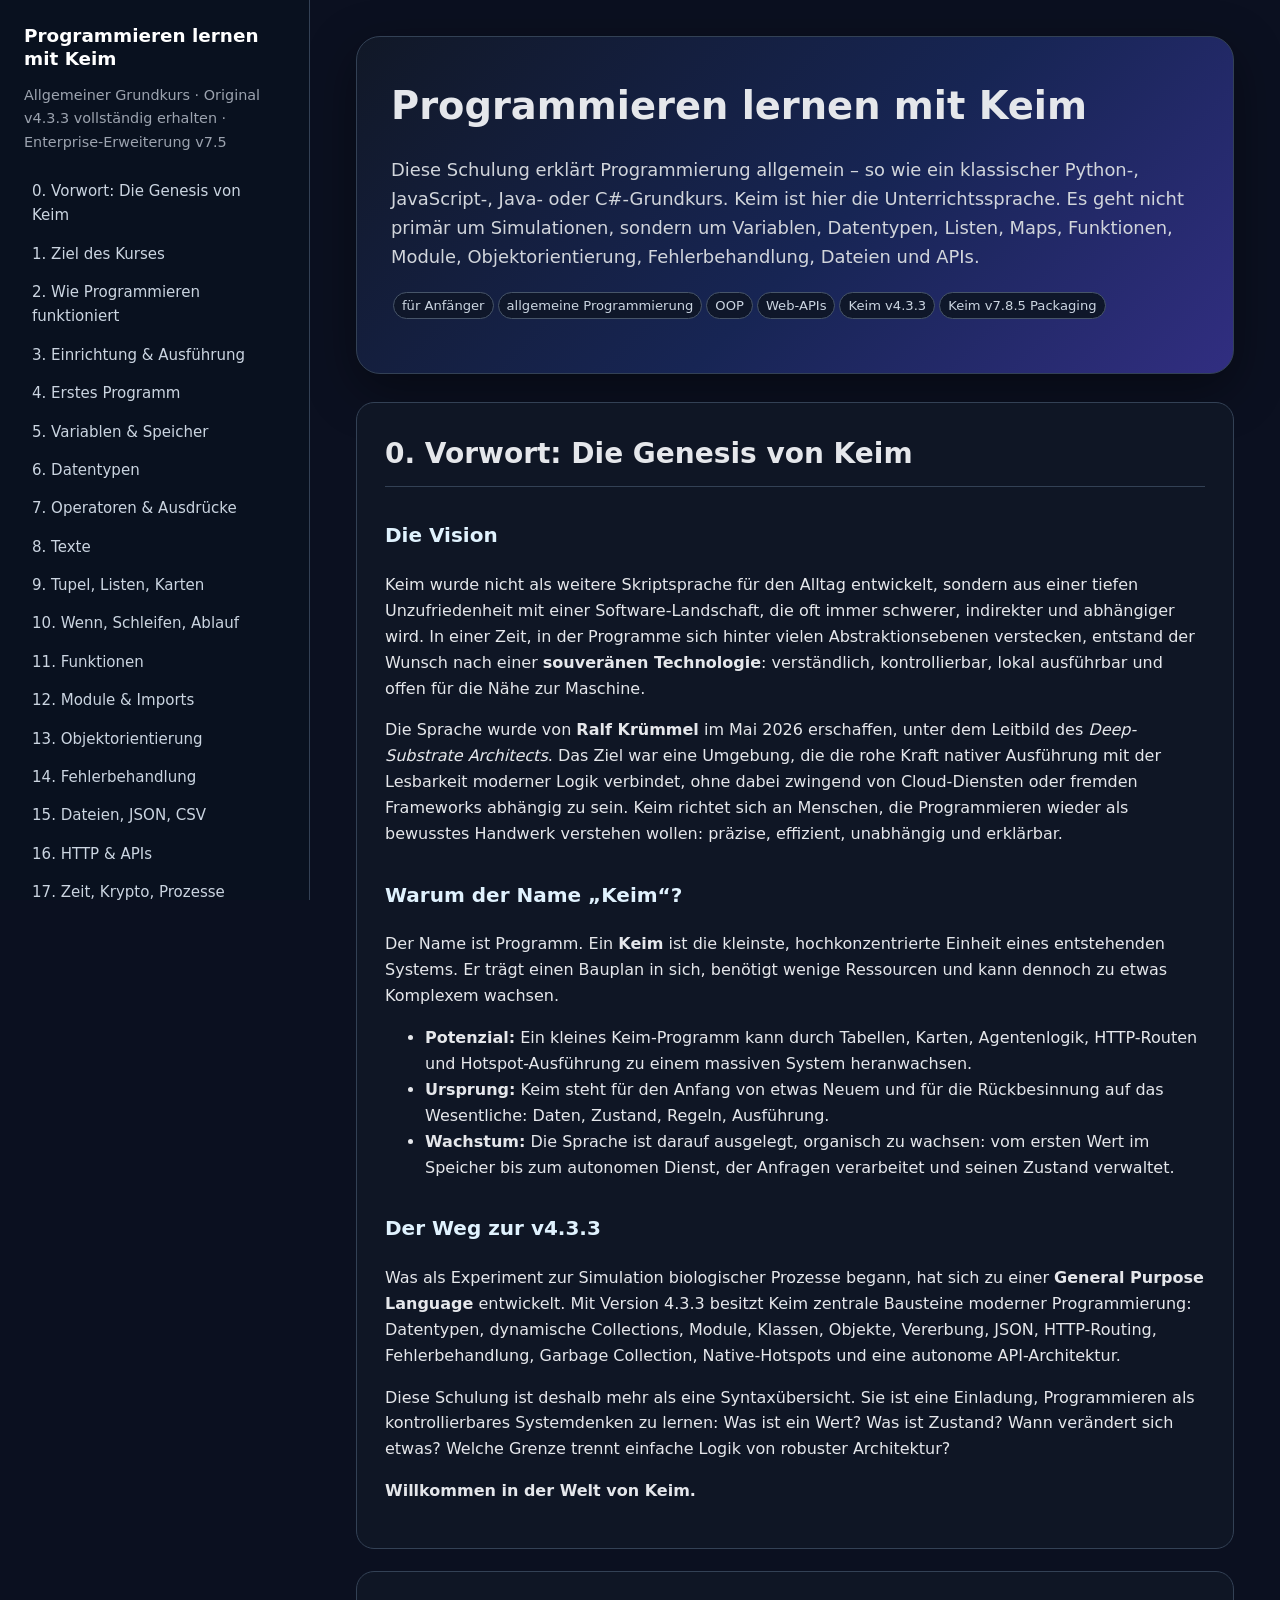
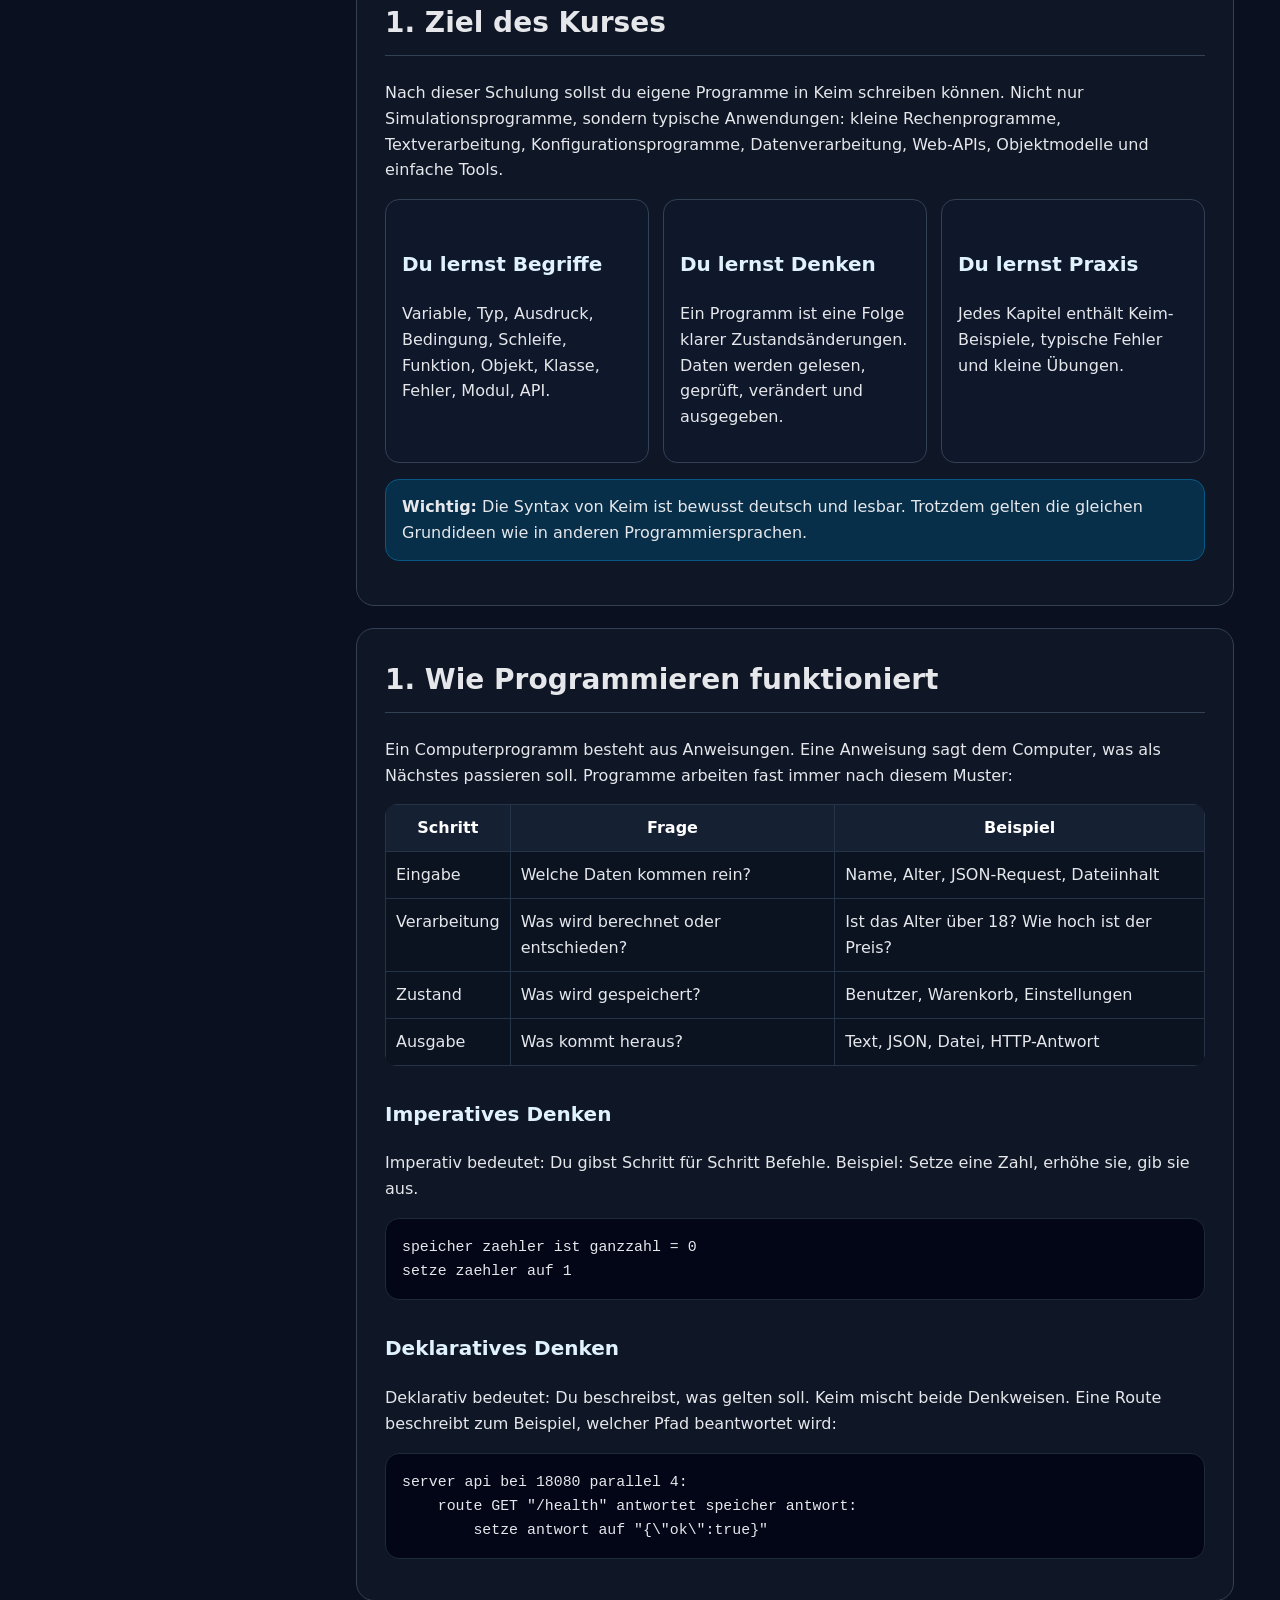
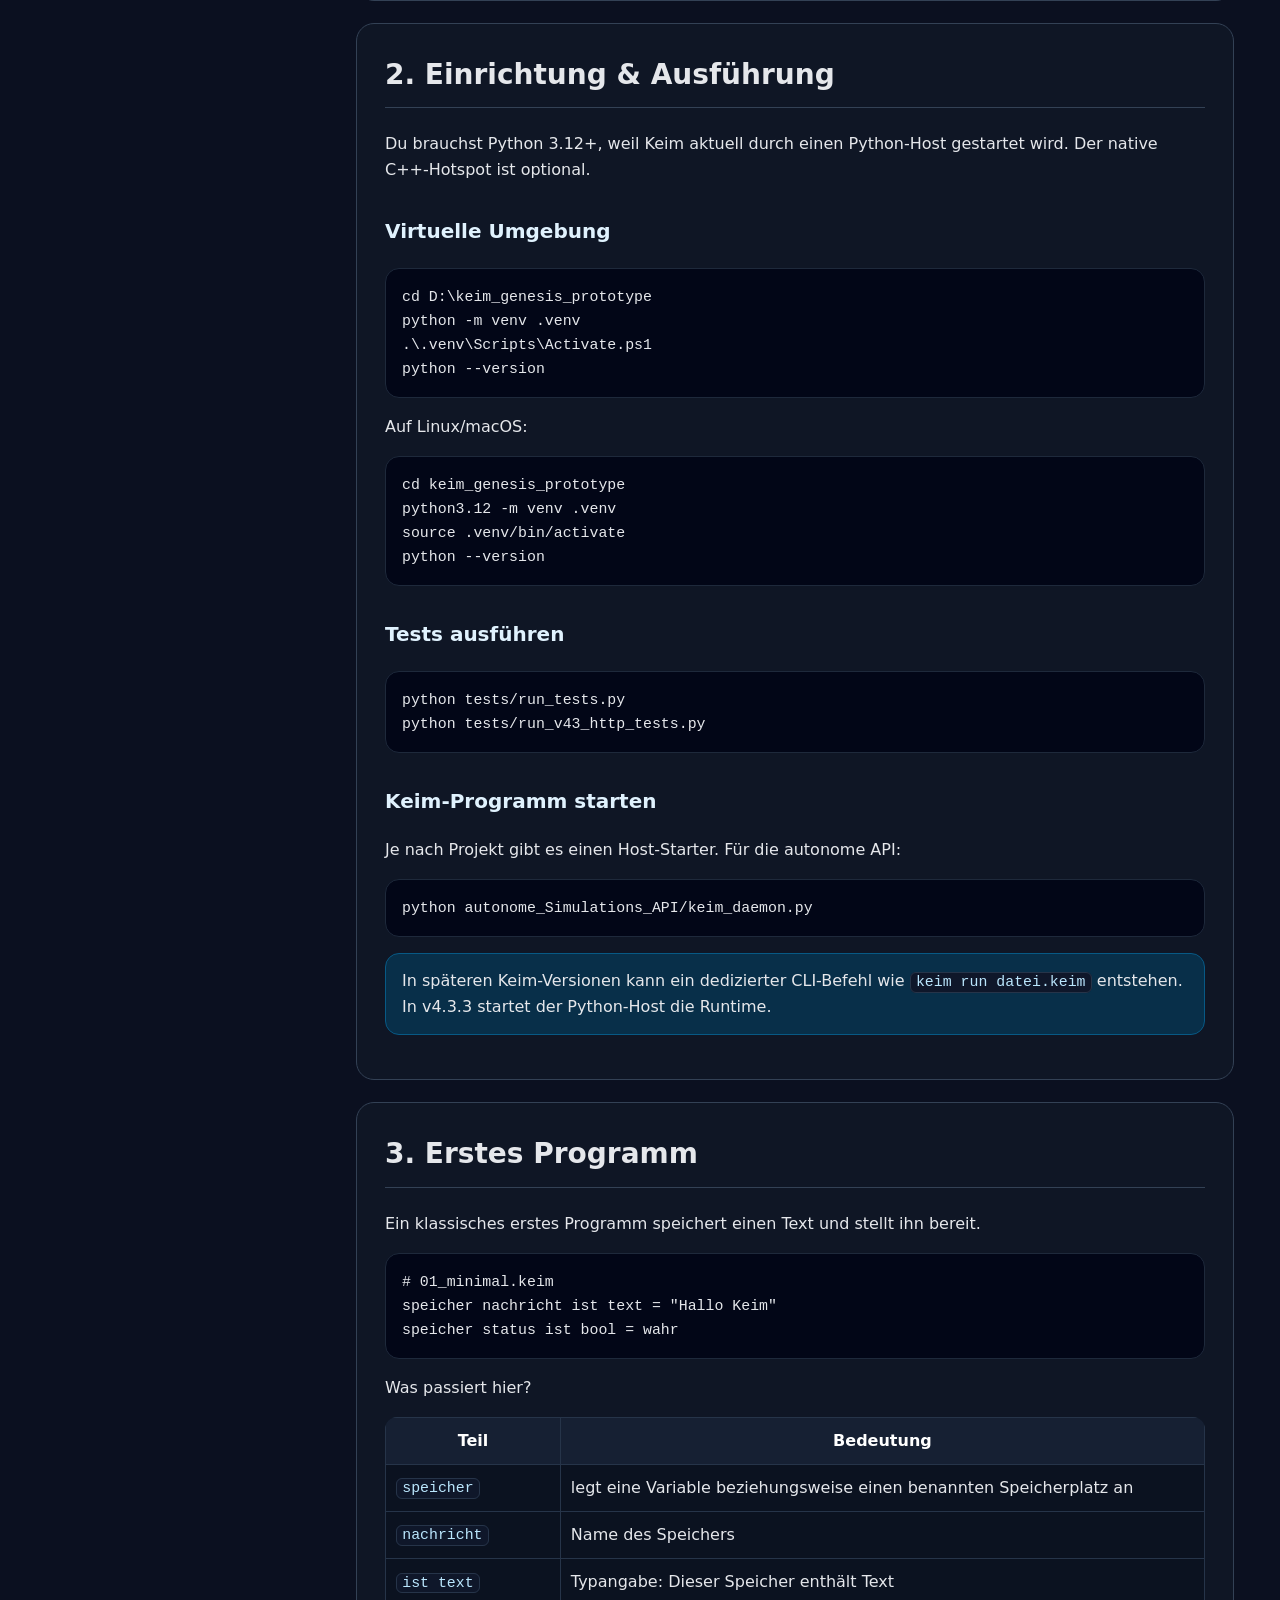
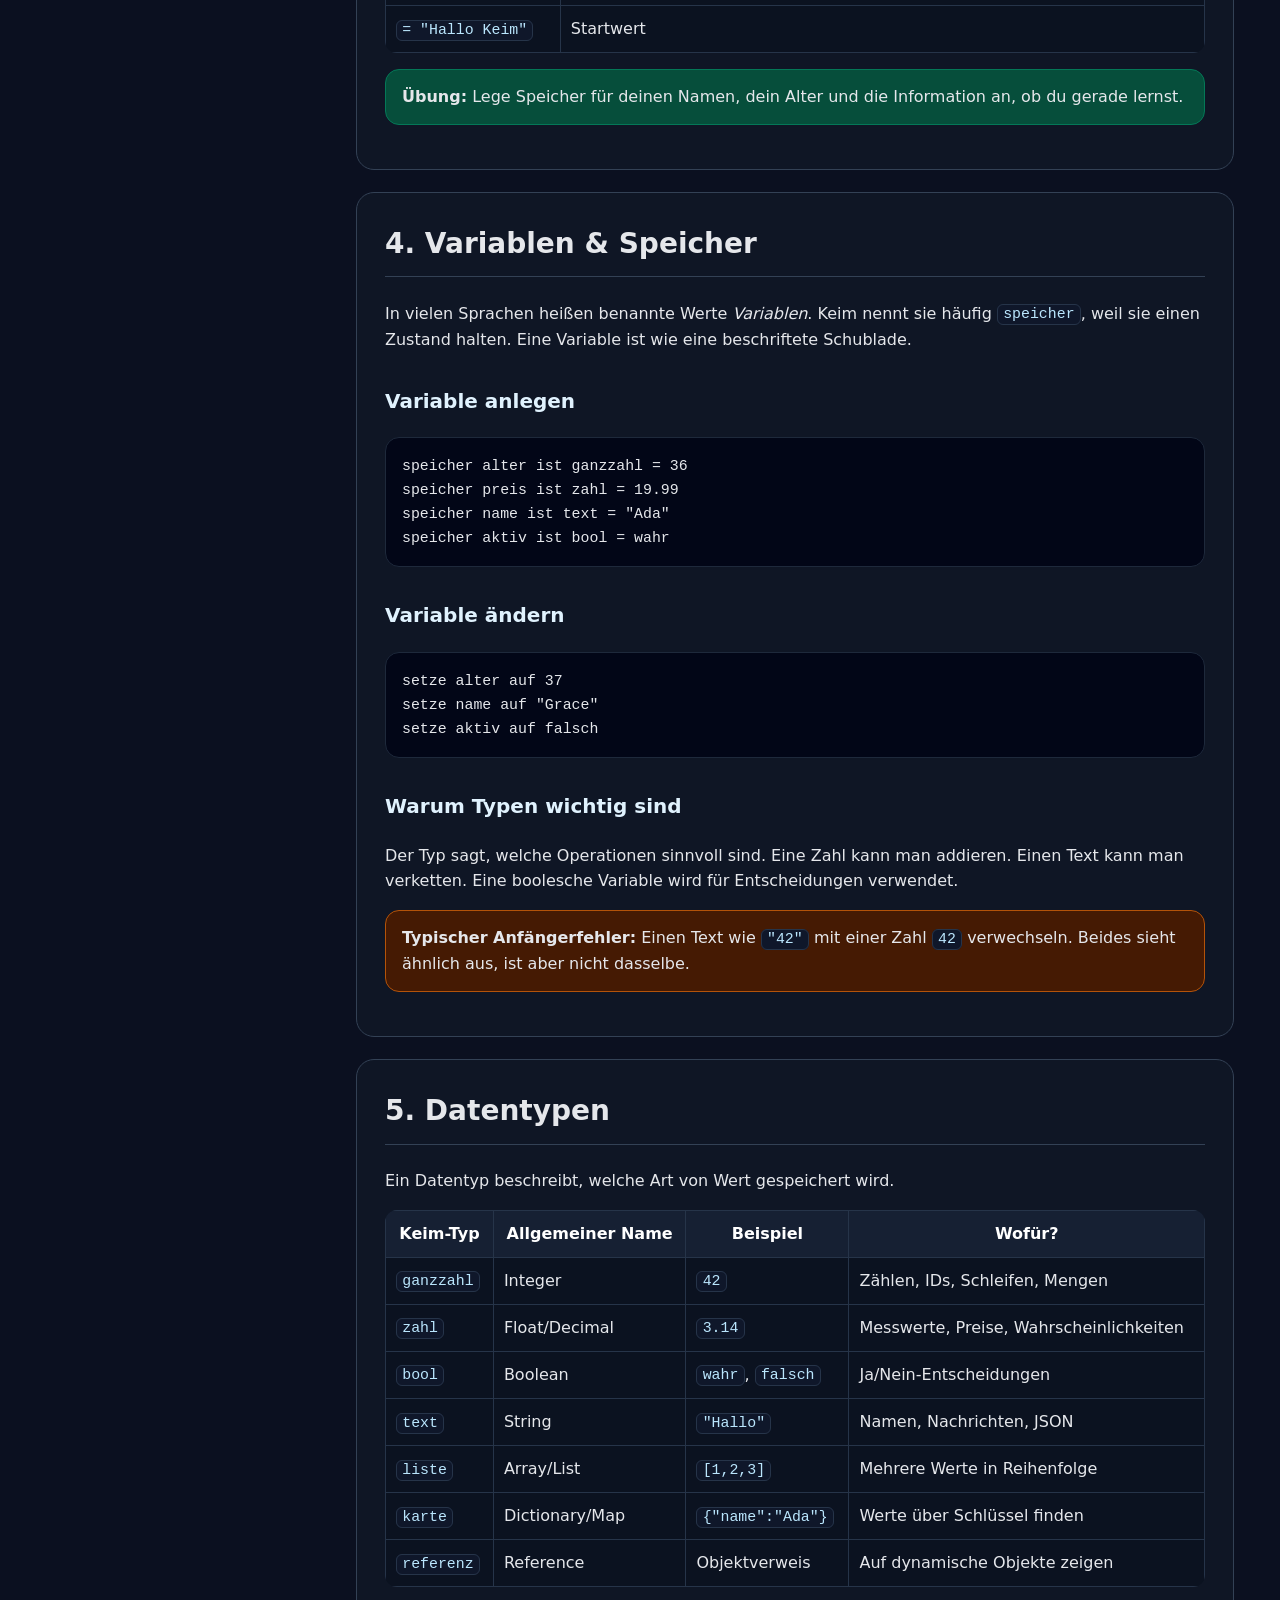
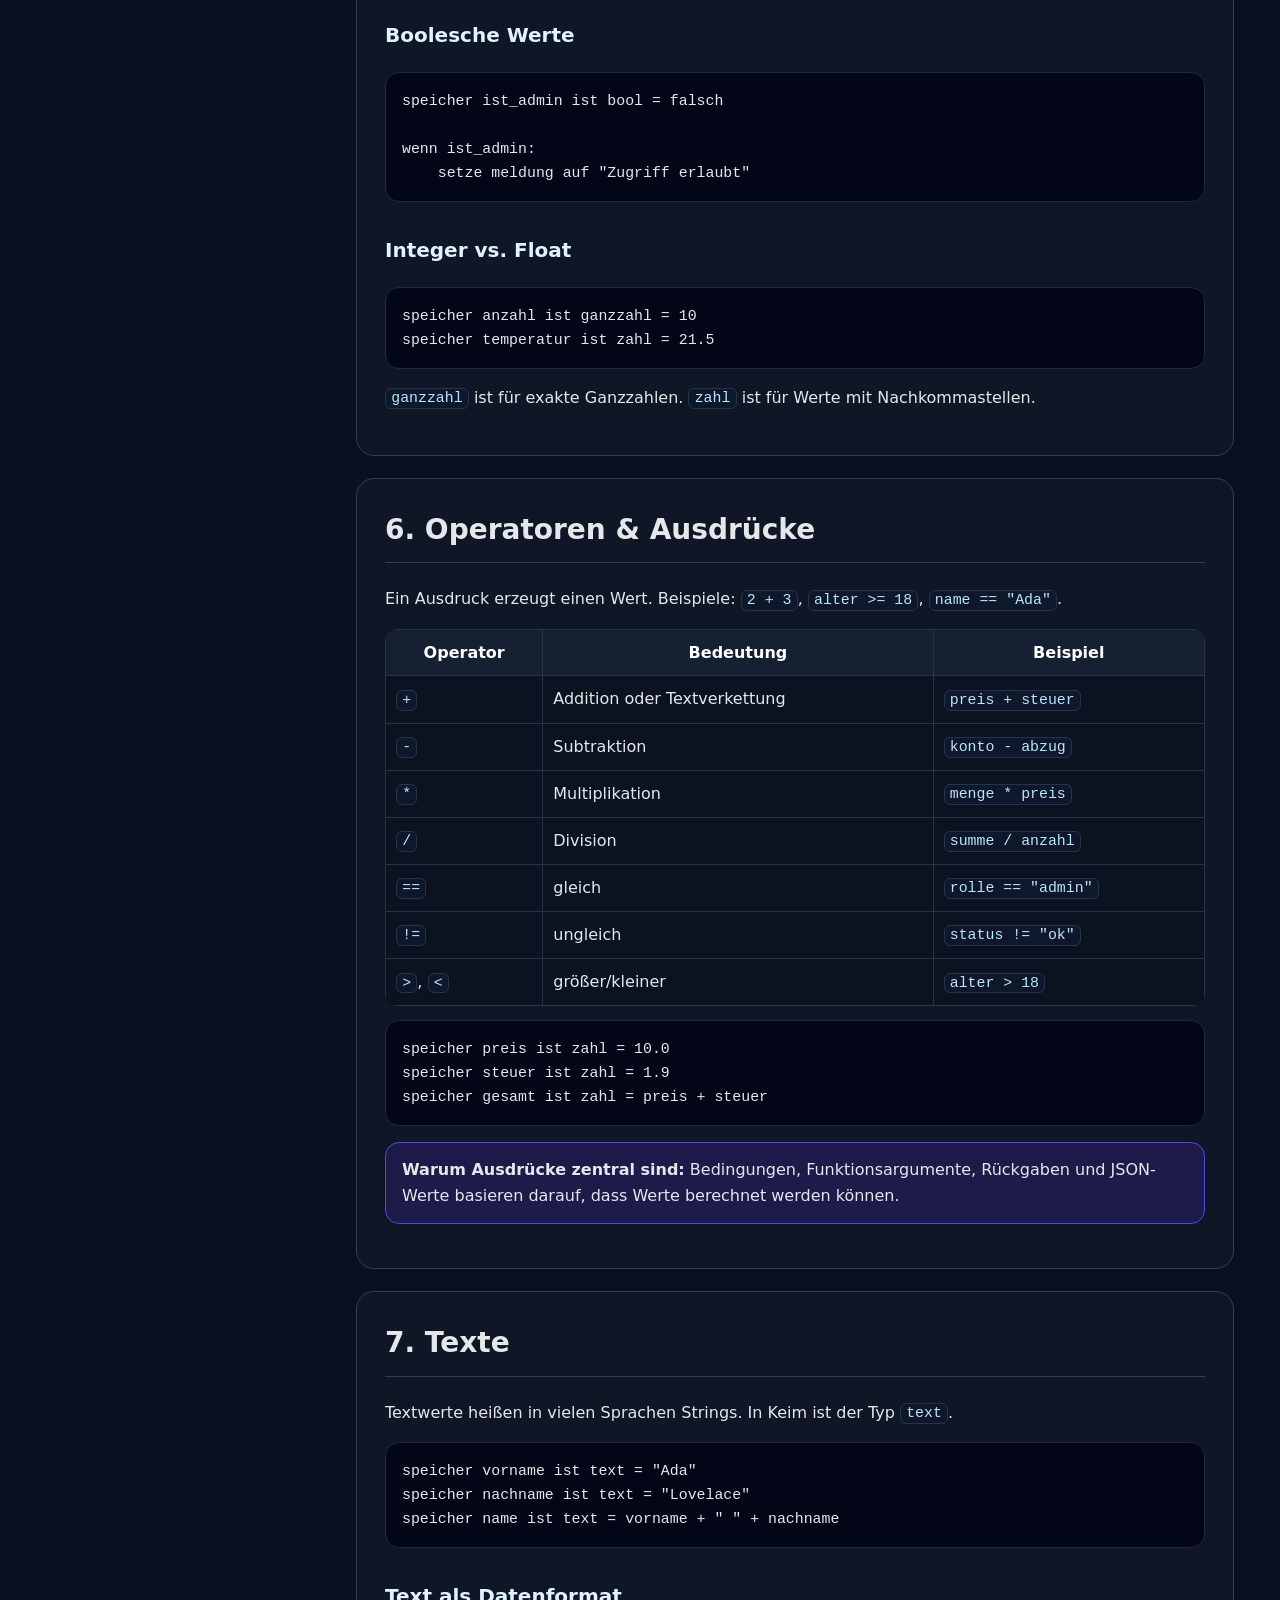
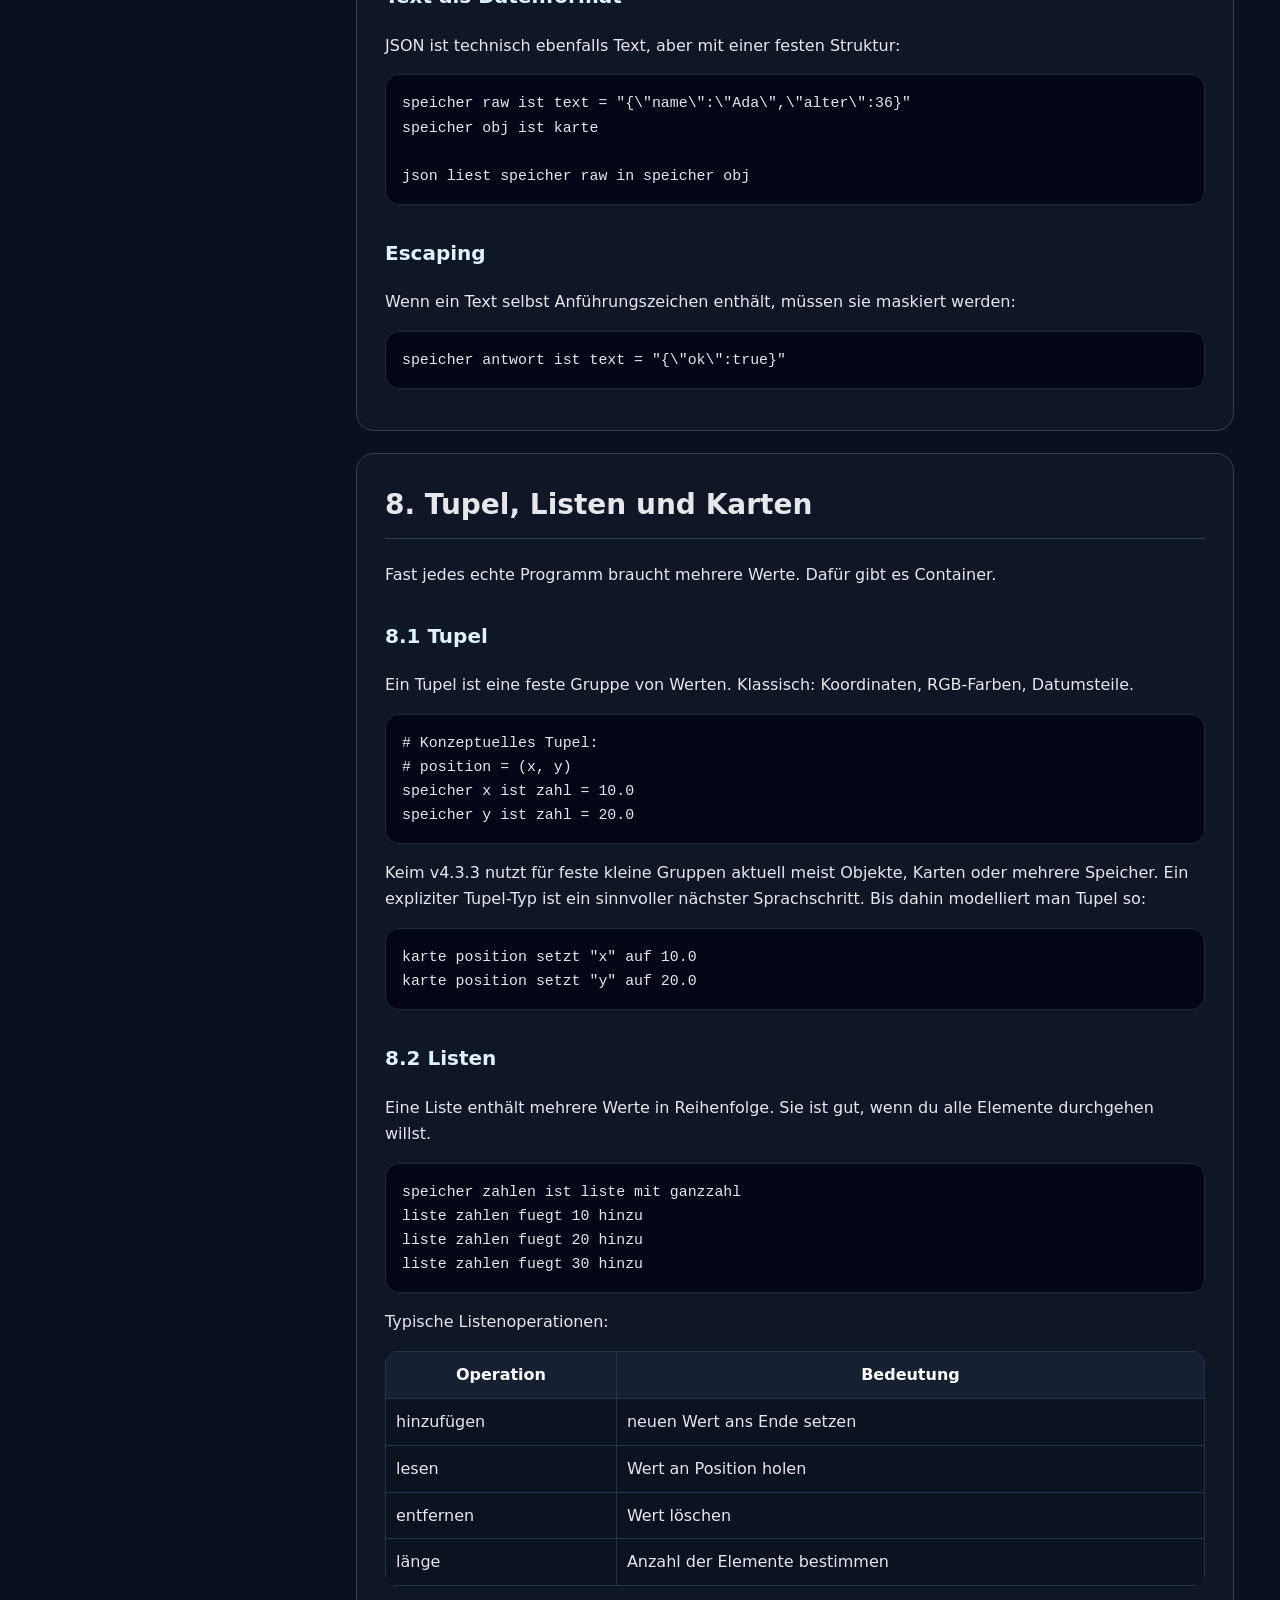
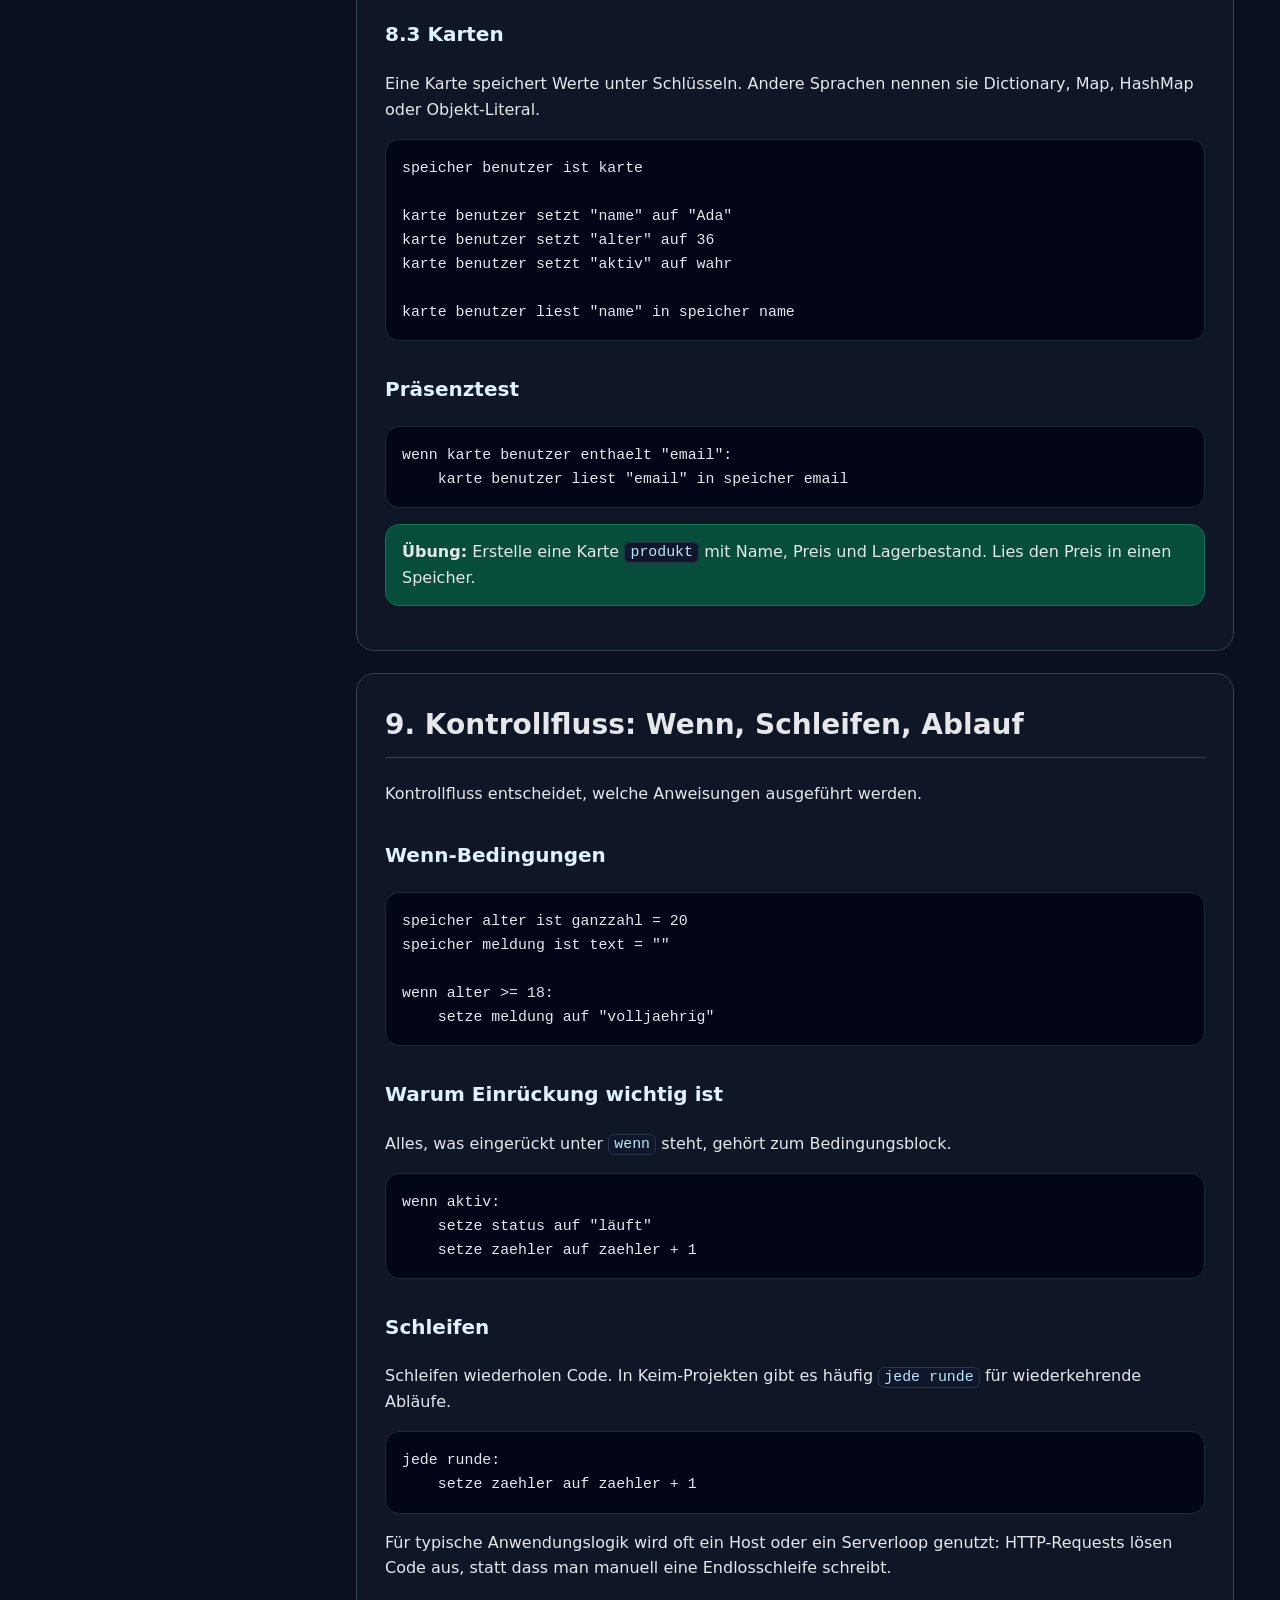
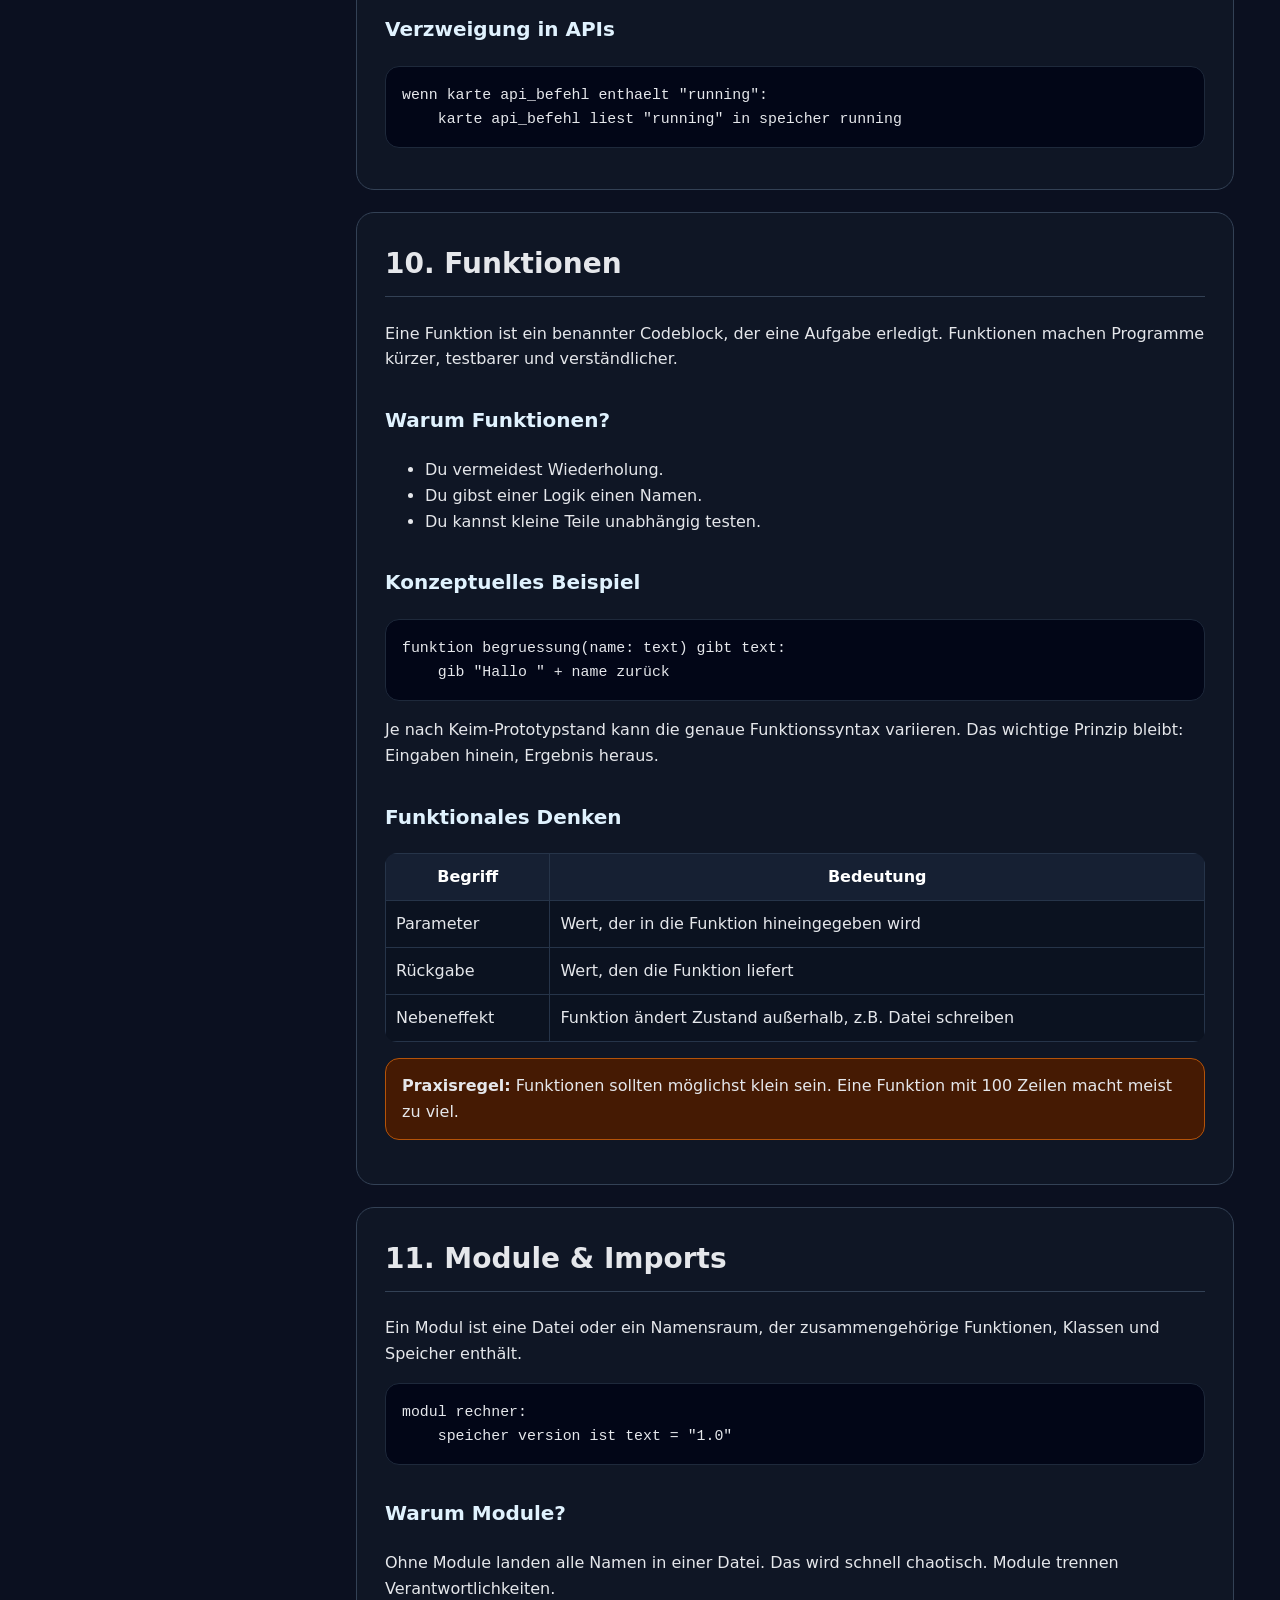
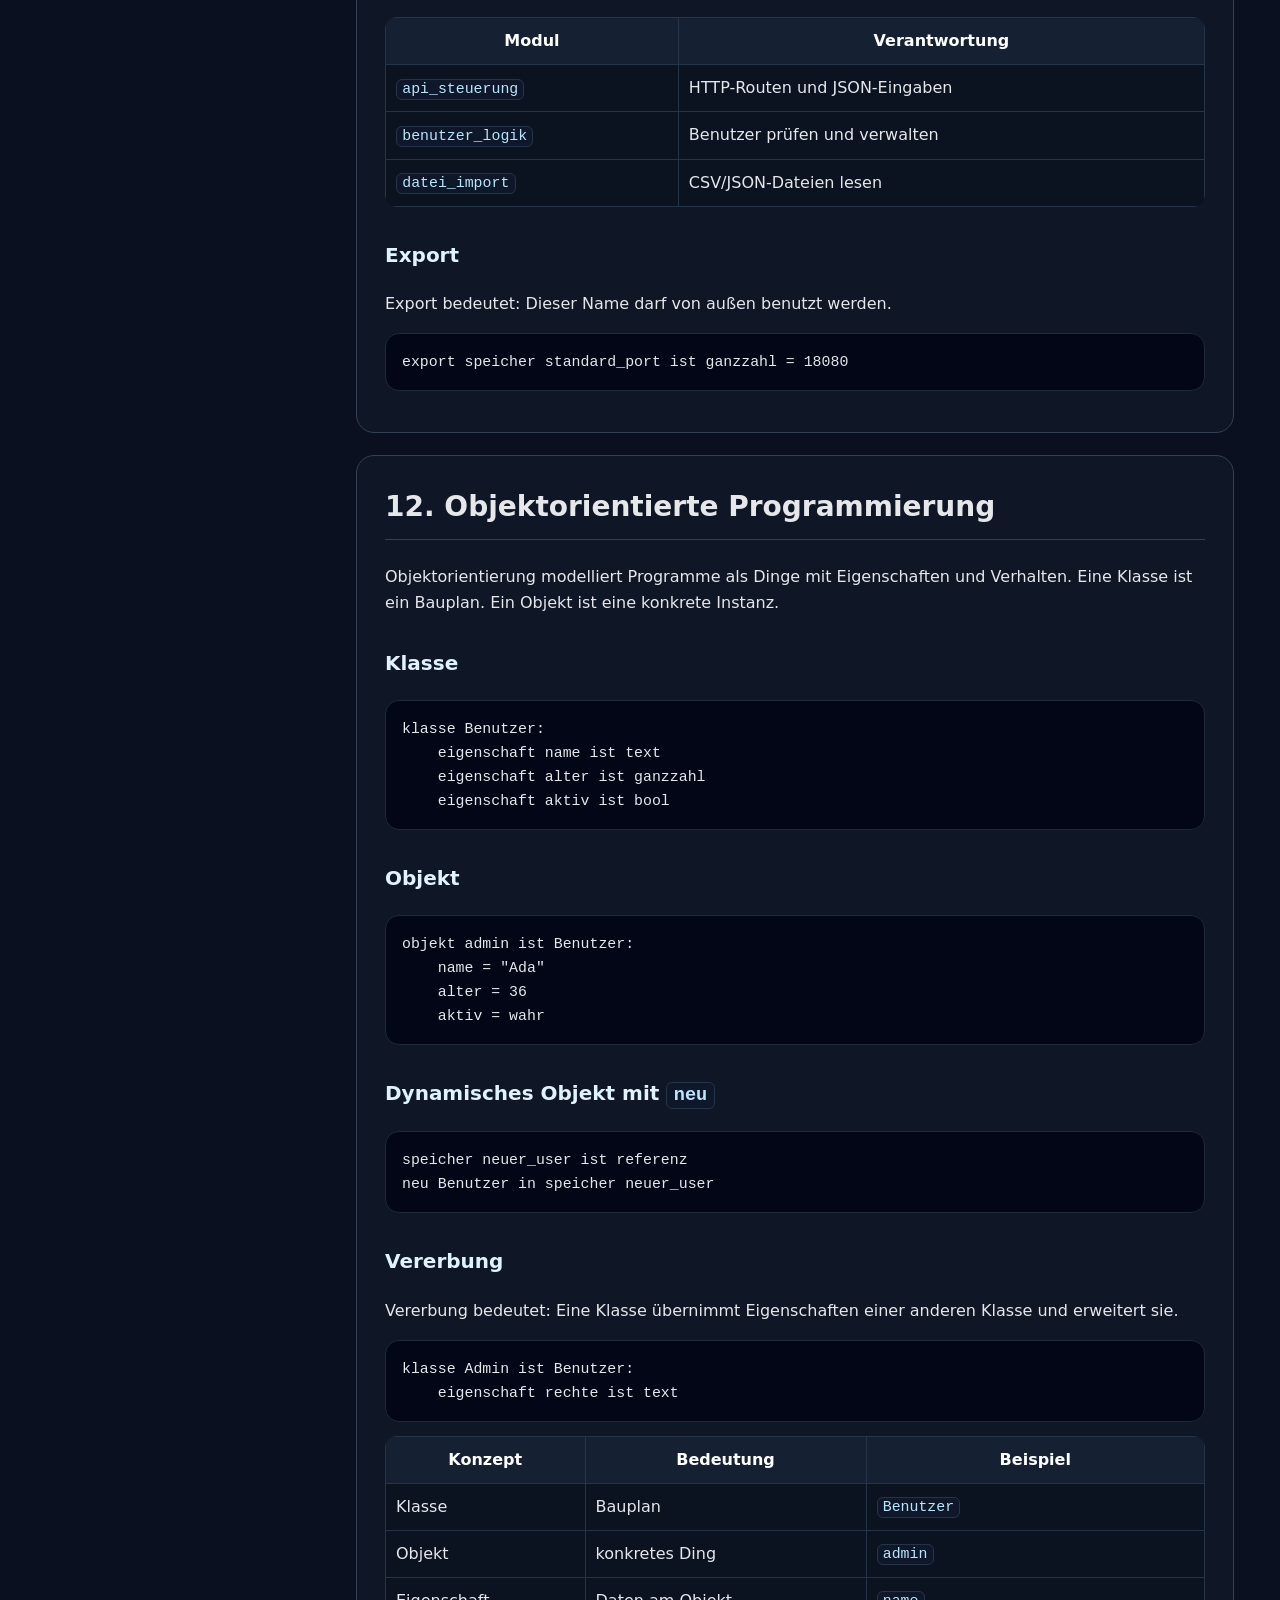
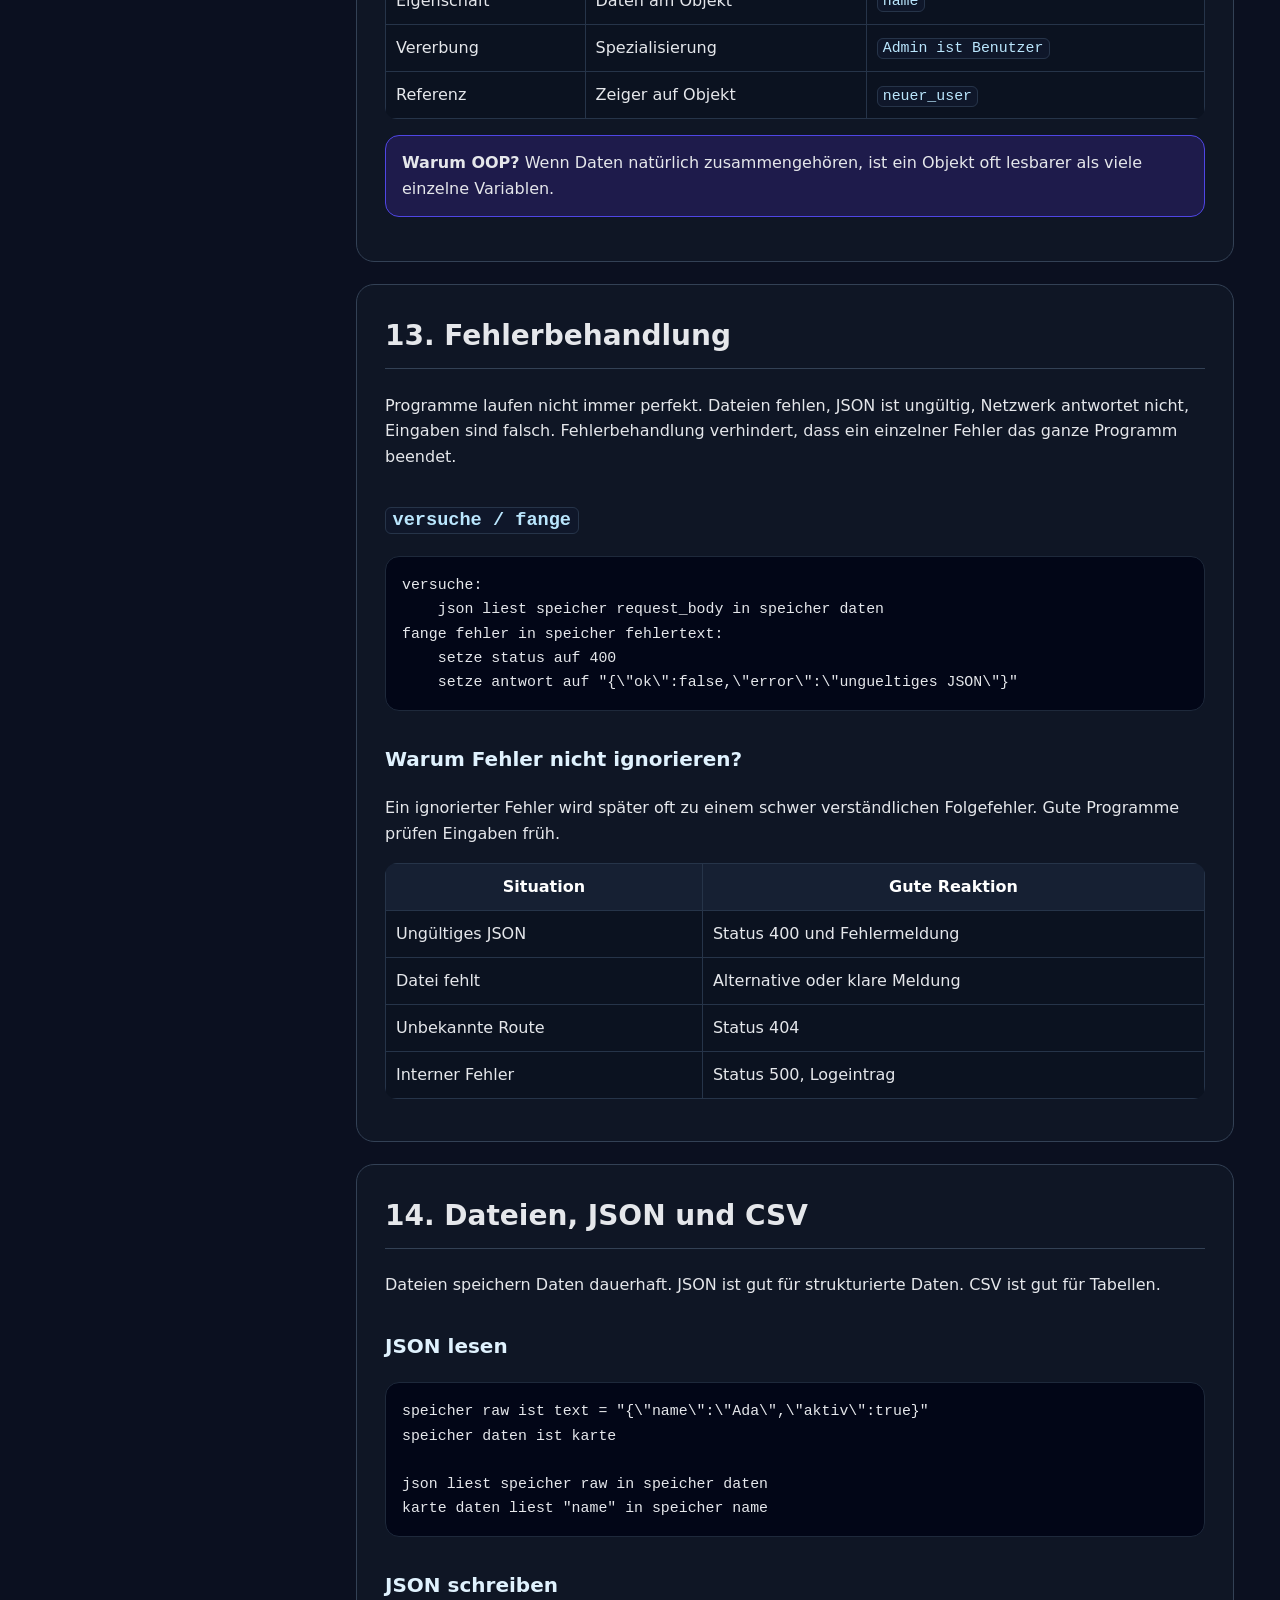
<file: keim_programmieren_grundkurs_enterprise/index.html>
<!doctype html>
<html lang="de">
<head>
<meta charset="utf-8">
<meta name="viewport" content="width=device-width, initial-scale=1">
<title>Programmieren lernen mit Keim – Grundkurs v4.3.3 mit Enterprise v7.5 und Packaging v7.8.5</title>
<style>
:root{--bg:#0f172a;--panel:#111827;--ink:#e5e7eb;--muted:#9ca3af;--accent:#38bdf8;--accent2:#a78bfa;--line:#334155;--code:#020617;--ok:#34d399;--warn:#fbbf24}
*{box-sizing:border-box} body{margin:0;font-family:system-ui,-apple-system,Segoe UI,Roboto,Arial,sans-serif;background:#0b1020;color:var(--ink);line-height:1.62}
a{color:var(--accent)} .layout{display:grid;grid-template-columns:310px minmax(0,1fr);min-height:100vh}
nav{position:sticky;top:0;height:100vh;overflow:auto;background:#09111f;border-right:1px solid var(--line);padding:24px}
nav h1{font-size:1.15rem;line-height:1.25;margin:0 0 14px;color:#fff} nav .sub{color:var(--muted);font-size:.9rem;margin-bottom:18px}
nav a{display:block;text-decoration:none;padding:7px 8px;border-radius:8px;color:#cbd5e1;font-size:.94rem} nav a:hover{background:#172036;color:#fff}
main{padding:36px 46px;max-width:1120px}
.hero{background:linear-gradient(135deg,#111827,#172554 55%,#312e81);border:1px solid #334155;border-radius:24px;padding:34px;margin-bottom:28px;box-shadow:0 16px 50px #0006}
.hero h1{font-size:2.4rem;margin:.1em 0}.hero p{font-size:1.12rem;color:#d1d5db;max-width:850px}
section{background:#111827cc;border:1px solid var(--line);border-radius:18px;margin:22px 0;padding:28px}
h2{font-size:1.75rem;margin-top:0;border-bottom:1px solid var(--line);padding-bottom:10px} h3{font-size:1.25rem;margin-top:1.6em;color:#e0f2fe}
h4{color:#ddd} .tag{display:inline-block;padding:2px 8px;border:1px solid #475569;border-radius:999px;color:#cbd5e1;background:#0f172a;margin:2px;font-size:.82rem}
pre{background:var(--code);border:1px solid #1e293b;border-radius:14px;padding:16px;overflow:auto;position:relative}
code{font-family:ui-monospace,SFMono-Regular,Consolas,Monaco,monospace;font-size:.93em}
:not(pre)>code{background:#0f172a;border:1px solid #263449;padding:.1em .35em;border-radius:6px;color:#bae6fd}
table{width:100%;border-collapse:collapse;margin:14px 0;background:#0b1220;border-radius:12px;overflow:hidden}
th,td{border:1px solid #263449;padding:10px;vertical-align:top} th{background:#162033;color:#fff}
.note,.task,.warn,.concept{border-radius:14px;padding:14px 16px;margin:16px 0;border:1px solid}
.note{background:#082f49;border-color:#075985}.task{background:#064e3b;border-color:#047857}.warn{background:#451a03;border-color:#b45309}.concept{background:#1e1b4b;border-color:#4f46e5}
.grid{display:grid;grid-template-columns:repeat(auto-fit,minmax(260px,1fr));gap:14px}.card{background:#0b1220;border:1px solid #263449;border-radius:14px;padding:16px}
.check li{margin:.4em 0}.small{font-size:.92rem;color:#cbd5e1}.kbd{border:1px solid #64748b;border-bottom-width:3px;border-radius:6px;padding:1px 6px;background:#0f172a}
footer{color:#94a3b8;padding:40px 0}
@media(max-width:900px){.layout{display:block}nav{position:relative;height:auto}main{padding:24px 18px}.hero h1{font-size:1.8rem}}

.update-banner{border:1px solid #38bdf866;background:#082f49;border-radius:18px;padding:18px;margin:20px 0;color:#e0f2fe}
.grid2{display:grid;grid-template-columns:repeat(2,minmax(0,1fr));gap:16px}
.grid3{display:grid;grid-template-columns:repeat(3,minmax(0,1fr));gap:14px}
.card{background:#0f172a;border:1px solid #334155;border-radius:14px;padding:16px}
.badge{display:inline-block;border:1px solid #38bdf866;background:#0b253a;color:#bae6fd;border-radius:999px;padding:2px 9px;font-size:.78rem;margin:2px}
.path{font-family:ui-monospace,SFMono-Regular,Consolas,Monaco,monospace;color:#a7f3d0}
.warnbox{border-left:4px solid var(--warn);background:#2a220b;padding:14px;border-radius:10px;margin:14px 0}
.okbox{border-left:4px solid var(--ok);background:#06281f;padding:14px;border-radius:10px;margin:14px 0}
.teacher{border-left:4px solid var(--accent2);background:#18122b;padding:14px;border-radius:10px;margin:14px 0}
.small{font-size:.92rem;color:#cbd5e1}
table.checklist td:first-child{white-space:nowrap}
@media(max-width:900px){.grid2,.grid3{grid-template-columns:1fr}}

</style>
</head>
<body>
<div class="layout">
<nav>
<h1>Programmieren lernen mit Keim</h1>
<div class="sub">Allgemeiner Grundkurs · Original v4.3.3 vollständig erhalten · Enterprise-Erweiterung v7.5</div>
<a href="#vorwort">0. Vorwort: Die Genesis von Keim</a>
<a href="#ziel">1. Ziel des Kurses</a>
<a href="#denken">2. Wie Programmieren funktioniert</a>
<a href="#setup">3. Einrichtung & Ausführung</a>
<a href="#erstes">4. Erstes Programm</a>
<a href="#variablen">5. Variablen & Speicher</a>
<a href="#typen">6. Datentypen</a>
<a href="#operatoren">7. Operatoren & Ausdrücke</a>
<a href="#text">8. Texte</a>
<a href="#collections">9. Tupel, Listen, Karten</a>
<a href="#kontrollfluss">10. Wenn, Schleifen, Ablauf</a>
<a href="#funktionen">11. Funktionen</a>
<a href="#module">12. Module & Imports</a>
<a href="#oop">13. Objektorientierung</a>
<a href="#fehler">14. Fehlerbehandlung</a>
<a href="#dateien">15. Dateien, JSON, CSV</a>
<a href="#http">16. HTTP & APIs</a>
<a href="#zeitprozess">17. Zeit, Krypto, Prozesse</a>
<a href="#debugging">18. Debugging</a>
<a href="#projekte">19. Übungsprojekte</a>
<a href="#referenz">20. Kurzreferenz</a>
<a href="#abschluss">21. Lernpfad</a>

<a href="#v75-ueberblick">21. Update v7.5: Was ist neu?</a>
<a href="#migration">22. Migration v4.3.3 → v7.5</a>
<a href="#architektur">23. Architektur: Source bis Runtime</a>
<a href="#kbc-stable">24. KBC-STABLE-1 & Bytecode</a>
<a href="#typen-match">25. Typen, Result & Match</a>
<a href="#native-wasm">26. Native, WASM, GC & Heap</a>
<a href="#web-enterprise">27. Web-Apps & JS-Interop</a>
<a href="#security">28. Security, SBOM & Capabilities</a>
<a href="#testing-hardening">29. Tests, Benchmarks & Hardening</a>
<a href="#training-impossible">30. Training Impossible</a>
<a href="#labs">31. Enterprise-Schulungslabs</a>
<a href="#dozentenleitfaden">32. Dozentenleitfaden & Prüfungen</a>
<a href="#v785-runtime-packager">33. Update v7.8.5: Auslieferung</a>
</nav>
<main>
<div class="hero">
<h1>Programmieren lernen mit Keim</h1>
<p>Diese Schulung erklärt Programmierung allgemein – so wie ein klassischer Python-, JavaScript-, Java- oder C#-Grundkurs. Keim ist hier die Unterrichtssprache. Es geht nicht primär um Simulationen, sondern um Variablen, Datentypen, Listen, Maps, Funktionen, Module, Objektorientierung, Fehlerbehandlung, Dateien und APIs.</p>
<p><span class="tag">für Anfänger</span><span class="tag">allgemeine Programmierung</span><span class="tag">OOP</span><span class="tag">Web-APIs</span><span class="tag">Keim v4.3.3</span><span class="tag">Keim v7.8.5 Packaging</span></p>
</div>


<section id="vorwort">
<h2>0. Vorwort: Die Genesis von Keim</h2>
<h3>Die Vision</h3>
<p>Keim wurde nicht als weitere Skriptsprache für den Alltag entwickelt, sondern aus einer tiefen Unzufriedenheit mit einer Software-Landschaft, die oft immer schwerer, indirekter und abhängiger wird. In einer Zeit, in der Programme sich hinter vielen Abstraktionsebenen verstecken, entstand der Wunsch nach einer <strong>souveränen Technologie</strong>: verständlich, kontrollierbar, lokal ausführbar und offen für die Nähe zur Maschine.</p>
<p>Die Sprache wurde von <strong>Ralf Krümmel</strong> im Mai 2026 erschaffen, unter dem Leitbild des <em>Deep-Substrate Architects</em>. Das Ziel war eine Umgebung, die die rohe Kraft nativer Ausführung mit der Lesbarkeit moderner Logik verbindet, ohne dabei zwingend von Cloud-Diensten oder fremden Frameworks abhängig zu sein. Keim richtet sich an Menschen, die Programmieren wieder als bewusstes Handwerk verstehen wollen: präzise, effizient, unabhängig und erklärbar.</p>

<h3>Warum der Name „Keim“?</h3>
<p>Der Name ist Programm. Ein <strong>Keim</strong> ist die kleinste, hochkonzentrierte Einheit eines entstehenden Systems. Er trägt einen Bauplan in sich, benötigt wenige Ressourcen und kann dennoch zu etwas Komplexem wachsen.</p>
<ul>
<li><strong>Potenzial:</strong> Ein kleines Keim-Programm kann durch Tabellen, Karten, Agentenlogik, HTTP-Routen und Hotspot-Ausführung zu einem massiven System heranwachsen.</li>
<li><strong>Ursprung:</strong> Keim steht für den Anfang von etwas Neuem und für die Rückbesinnung auf das Wesentliche: Daten, Zustand, Regeln, Ausführung.</li>
<li><strong>Wachstum:</strong> Die Sprache ist darauf ausgelegt, organisch zu wachsen: vom ersten Wert im Speicher bis zum autonomen Dienst, der Anfragen verarbeitet und seinen Zustand verwaltet.</li>
</ul>

<h3>Der Weg zur v4.3.3</h3>
<p>Was als Experiment zur Simulation biologischer Prozesse begann, hat sich zu einer <strong>General Purpose Language</strong> entwickelt. Mit Version 4.3.3 besitzt Keim zentrale Bausteine moderner Programmierung: Datentypen, dynamische Collections, Module, Klassen, Objekte, Vererbung, JSON, HTTP-Routing, Fehlerbehandlung, Garbage Collection, Native-Hotspots und eine autonome API-Architektur.</p>
<p>Diese Schulung ist deshalb mehr als eine Syntaxübersicht. Sie ist eine Einladung, Programmieren als kontrollierbares Systemdenken zu lernen: Was ist ein Wert? Was ist Zustand? Wann verändert sich etwas? Welche Grenze trennt einfache Logik von robuster Architektur?</p>
<p><strong>Willkommen in der Welt von Keim.</strong></p>
</section>


<section id="ziel">
<h2>1. Ziel des Kurses</h2>
<p>Nach dieser Schulung sollst du eigene Programme in Keim schreiben können. Nicht nur Simulationsprogramme, sondern typische Anwendungen: kleine Rechenprogramme, Textverarbeitung, Konfigurationsprogramme, Datenverarbeitung, Web-APIs, Objektmodelle und einfache Tools.</p>
<div class="grid">
<div class="card"><h3>Du lernst Begriffe</h3><p>Variable, Typ, Ausdruck, Bedingung, Schleife, Funktion, Objekt, Klasse, Fehler, Modul, API.</p></div>
<div class="card"><h3>Du lernst Denken</h3><p>Ein Programm ist eine Folge klarer Zustandsänderungen. Daten werden gelesen, geprüft, verändert und ausgegeben.</p></div>
<div class="card"><h3>Du lernst Praxis</h3><p>Jedes Kapitel enthält Keim-Beispiele, typische Fehler und kleine Übungen.</p></div>
</div>
<div class="note"><strong>Wichtig:</strong> Die Syntax von Keim ist bewusst deutsch und lesbar. Trotzdem gelten die gleichen Grundideen wie in anderen Programmiersprachen.</div>
</section>

<section id="denken">
<h2>1. Wie Programmieren funktioniert</h2>
<p>Ein Computerprogramm besteht aus Anweisungen. Eine Anweisung sagt dem Computer, was als Nächstes passieren soll. Programme arbeiten fast immer nach diesem Muster:</p>
<table>
<tr><th>Schritt</th><th>Frage</th><th>Beispiel</th></tr>
<tr><td>Eingabe</td><td>Welche Daten kommen rein?</td><td>Name, Alter, JSON-Request, Dateiinhalt</td></tr>
<tr><td>Verarbeitung</td><td>Was wird berechnet oder entschieden?</td><td>Ist das Alter über 18? Wie hoch ist der Preis?</td></tr>
<tr><td>Zustand</td><td>Was wird gespeichert?</td><td>Benutzer, Warenkorb, Einstellungen</td></tr>
<tr><td>Ausgabe</td><td>Was kommt heraus?</td><td>Text, JSON, Datei, HTTP-Antwort</td></tr>
</table>
<h3>Imperatives Denken</h3>
<p>Imperativ bedeutet: Du gibst Schritt für Schritt Befehle. Beispiel: Setze eine Zahl, erhöhe sie, gib sie aus.</p>
<pre><code>speicher zaehler ist ganzzahl = 0
setze zaehler auf 1
</code></pre>
<h3>Deklaratives Denken</h3>
<p>Deklarativ bedeutet: Du beschreibst, was gelten soll. Keim mischt beide Denkweisen. Eine Route beschreibt zum Beispiel, welcher Pfad beantwortet wird:</p>
<pre><code>server api bei 18080 parallel 4:
    route GET "/health" antwortet speicher antwort:
        setze antwort auf "{\"ok\":true}"
</code></pre>
</section>

<section id="setup">
<h2>2. Einrichtung & Ausführung</h2>
<p>Du brauchst Python 3.12+, weil Keim aktuell durch einen Python-Host gestartet wird. Der native C++-Hotspot ist optional.</p>
<h3>Virtuelle Umgebung</h3>
<pre><code>cd D:\keim_genesis_prototype
python -m venv .venv
.\.venv\Scripts\Activate.ps1
python --version
</code></pre>
<p>Auf Linux/macOS:</p>
<pre><code>cd keim_genesis_prototype
python3.12 -m venv .venv
source .venv/bin/activate
python --version
</code></pre>
<h3>Tests ausführen</h3>
<pre><code>python tests/run_tests.py
python tests/run_v43_http_tests.py
</code></pre>
<h3>Keim-Programm starten</h3>
<p>Je nach Projekt gibt es einen Host-Starter. Für die autonome API:</p>
<pre><code>python autonome_Simulations_API/keim_daemon.py
</code></pre>
<div class="note">In späteren Keim-Versionen kann ein dedizierter CLI-Befehl wie <code>keim run datei.keim</code> entstehen. In v4.3.3 startet der Python-Host die Runtime.</div>
</section>

<section id="erstes">
<h2>3. Erstes Programm</h2>
<p>Ein klassisches erstes Programm speichert einen Text und stellt ihn bereit.</p>
<pre><code># 01_minimal.keim
speicher nachricht ist text = "Hallo Keim"
speicher status ist bool = wahr
</code></pre>
<p>Was passiert hier?</p>
<table>
<tr><th>Teil</th><th>Bedeutung</th></tr>
<tr><td><code>speicher</code></td><td>legt eine Variable beziehungsweise einen benannten Speicherplatz an</td></tr>
<tr><td><code>nachricht</code></td><td>Name des Speichers</td></tr>
<tr><td><code>ist text</code></td><td>Typangabe: Dieser Speicher enthält Text</td></tr>
<tr><td><code>= "Hallo Keim"</code></td><td>Startwert</td></tr>
</table>
<div class="task"><strong>Übung:</strong> Lege Speicher für deinen Namen, dein Alter und die Information an, ob du gerade lernst.</div>
</section>

<section id="variablen">
<h2>4. Variablen & Speicher</h2>
<p>In vielen Sprachen heißen benannte Werte <em>Variablen</em>. Keim nennt sie häufig <code>speicher</code>, weil sie einen Zustand halten. Eine Variable ist wie eine beschriftete Schublade.</p>
<h3>Variable anlegen</h3>
<pre><code>speicher alter ist ganzzahl = 36
speicher preis ist zahl = 19.99
speicher name ist text = "Ada"
speicher aktiv ist bool = wahr
</code></pre>
<h3>Variable ändern</h3>
<pre><code>setze alter auf 37
setze name auf "Grace"
setze aktiv auf falsch
</code></pre>
<h3>Warum Typen wichtig sind</h3>
<p>Der Typ sagt, welche Operationen sinnvoll sind. Eine Zahl kann man addieren. Einen Text kann man verketten. Eine boolesche Variable wird für Entscheidungen verwendet.</p>
<div class="warn"><strong>Typischer Anfängerfehler:</strong> Einen Text wie <code>"42"</code> mit einer Zahl <code>42</code> verwechseln. Beides sieht ähnlich aus, ist aber nicht dasselbe.</div>
</section>

<section id="typen">
<h2>5. Datentypen</h2>
<p>Ein Datentyp beschreibt, welche Art von Wert gespeichert wird.</p>
<table>
<tr><th>Keim-Typ</th><th>Allgemeiner Name</th><th>Beispiel</th><th>Wofür?</th></tr>
<tr><td><code>ganzzahl</code></td><td>Integer</td><td><code>42</code></td><td>Zählen, IDs, Schleifen, Mengen</td></tr>
<tr><td><code>zahl</code></td><td>Float/Decimal</td><td><code>3.14</code></td><td>Messwerte, Preise, Wahrscheinlichkeiten</td></tr>
<tr><td><code>bool</code></td><td>Boolean</td><td><code>wahr</code>, <code>falsch</code></td><td>Ja/Nein-Entscheidungen</td></tr>
<tr><td><code>text</code></td><td>String</td><td><code>"Hallo"</code></td><td>Namen, Nachrichten, JSON</td></tr>
<tr><td><code>liste</code></td><td>Array/List</td><td><code>[1,2,3]</code></td><td>Mehrere Werte in Reihenfolge</td></tr>
<tr><td><code>karte</code></td><td>Dictionary/Map</td><td><code>{"name":"Ada"}</code></td><td>Werte über Schlüssel finden</td></tr>
<tr><td><code>referenz</code></td><td>Reference</td><td>Objektverweis</td><td>Auf dynamische Objekte zeigen</td></tr>
</table>
<h3>Boolesche Werte</h3>
<pre><code>speicher ist_admin ist bool = falsch

wenn ist_admin:
    setze meldung auf "Zugriff erlaubt"
</code></pre>
<h3>Integer vs. Float</h3>
<pre><code>speicher anzahl ist ganzzahl = 10
speicher temperatur ist zahl = 21.5
</code></pre>
<p><code>ganzzahl</code> ist für exakte Ganzzahlen. <code>zahl</code> ist für Werte mit Nachkommastellen.</p>
</section>

<section id="operatoren">
<h2>6. Operatoren & Ausdrücke</h2>
<p>Ein Ausdruck erzeugt einen Wert. Beispiele: <code>2 + 3</code>, <code>alter &gt;= 18</code>, <code>name == "Ada"</code>.</p>
<table>
<tr><th>Operator</th><th>Bedeutung</th><th>Beispiel</th></tr>
<tr><td><code>+</code></td><td>Addition oder Textverkettung</td><td><code>preis + steuer</code></td></tr>
<tr><td><code>-</code></td><td>Subtraktion</td><td><code>konto - abzug</code></td></tr>
<tr><td><code>*</code></td><td>Multiplikation</td><td><code>menge * preis</code></td></tr>
<tr><td><code>/</code></td><td>Division</td><td><code>summe / anzahl</code></td></tr>
<tr><td><code>==</code></td><td>gleich</td><td><code>rolle == "admin"</code></td></tr>
<tr><td><code>!=</code></td><td>ungleich</td><td><code>status != "ok"</code></td></tr>
<tr><td><code>&gt;</code>, <code>&lt;</code></td><td>größer/kleiner</td><td><code>alter &gt; 18</code></td></tr>
</table>
<pre><code>speicher preis ist zahl = 10.0
speicher steuer ist zahl = 1.9
speicher gesamt ist zahl = preis + steuer
</code></pre>
<div class="concept"><strong>Warum Ausdrücke zentral sind:</strong> Bedingungen, Funktionsargumente, Rückgaben und JSON-Werte basieren darauf, dass Werte berechnet werden können.</div>
</section>

<section id="text">
<h2>7. Texte</h2>
<p>Textwerte heißen in vielen Sprachen Strings. In Keim ist der Typ <code>text</code>.</p>
<pre><code>speicher vorname ist text = "Ada"
speicher nachname ist text = "Lovelace"
speicher name ist text = vorname + " " + nachname
</code></pre>
<h3>Text als Datenformat</h3>
<p>JSON ist technisch ebenfalls Text, aber mit einer festen Struktur:</p>
<pre><code>speicher raw ist text = "{\"name\":\"Ada\",\"alter\":36}"
speicher obj ist karte

json liest speicher raw in speicher obj
</code></pre>
<h3>Escaping</h3>
<p>Wenn ein Text selbst Anführungszeichen enthält, müssen sie maskiert werden:</p>
<pre><code>speicher antwort ist text = "{\"ok\":true}"
</code></pre>
</section>

<section id="collections">
<h2>8. Tupel, Listen und Karten</h2>
<p>Fast jedes echte Programm braucht mehrere Werte. Dafür gibt es Container.</p>
<h3>8.1 Tupel</h3>
<p>Ein Tupel ist eine feste Gruppe von Werten. Klassisch: Koordinaten, RGB-Farben, Datumsteile.</p>
<pre><code># Konzeptuelles Tupel:
# position = (x, y)
speicher x ist zahl = 10.0
speicher y ist zahl = 20.0
</code></pre>
<p>Keim v4.3.3 nutzt für feste kleine Gruppen aktuell meist Objekte, Karten oder mehrere Speicher. Ein expliziter Tupel-Typ ist ein sinnvoller nächster Sprachschritt. Bis dahin modelliert man Tupel so:</p>
<pre><code>karte position setzt "x" auf 10.0
karte position setzt "y" auf 20.0
</code></pre>
<h3>8.2 Listen</h3>
<p>Eine Liste enthält mehrere Werte in Reihenfolge. Sie ist gut, wenn du alle Elemente durchgehen willst.</p>
<pre><code>speicher zahlen ist liste mit ganzzahl
liste zahlen fuegt 10 hinzu
liste zahlen fuegt 20 hinzu
liste zahlen fuegt 30 hinzu
</code></pre>
<p>Typische Listenoperationen:</p>
<table>
<tr><th>Operation</th><th>Bedeutung</th></tr>
<tr><td>hinzufügen</td><td>neuen Wert ans Ende setzen</td></tr>
<tr><td>lesen</td><td>Wert an Position holen</td></tr>
<tr><td>entfernen</td><td>Wert löschen</td></tr>
<tr><td>länge</td><td>Anzahl der Elemente bestimmen</td></tr>
</table>
<h3>8.3 Karten</h3>
<p>Eine Karte speichert Werte unter Schlüsseln. Andere Sprachen nennen sie Dictionary, Map, HashMap oder Objekt-Literal.</p>
<pre><code>speicher benutzer ist karte

karte benutzer setzt "name" auf "Ada"
karte benutzer setzt "alter" auf 36
karte benutzer setzt "aktiv" auf wahr

karte benutzer liest "name" in speicher name
</code></pre>
<h3>Präsenztest</h3>
<pre><code>wenn karte benutzer enthaelt "email":
    karte benutzer liest "email" in speicher email
</code></pre>
<div class="task"><strong>Übung:</strong> Erstelle eine Karte <code>produkt</code> mit Name, Preis und Lagerbestand. Lies den Preis in einen Speicher.</div>
</section>

<section id="kontrollfluss">
<h2>9. Kontrollfluss: Wenn, Schleifen, Ablauf</h2>
<p>Kontrollfluss entscheidet, welche Anweisungen ausgeführt werden.</p>
<h3>Wenn-Bedingungen</h3>
<pre><code>speicher alter ist ganzzahl = 20
speicher meldung ist text = ""

wenn alter &gt;= 18:
    setze meldung auf "volljaehrig"
</code></pre>
<h3>Warum Einrückung wichtig ist</h3>
<p>Alles, was eingerückt unter <code>wenn</code> steht, gehört zum Bedingungsblock.</p>
<pre><code>wenn aktiv:
    setze status auf "läuft"
    setze zaehler auf zaehler + 1
</code></pre>
<h3>Schleifen</h3>
<p>Schleifen wiederholen Code. In Keim-Projekten gibt es häufig <code>jede runde</code> für wiederkehrende Abläufe.</p>
<pre><code>jede runde:
    setze zaehler auf zaehler + 1
</code></pre>
<p>Für typische Anwendungslogik wird oft ein Host oder ein Serverloop genutzt: HTTP-Requests lösen Code aus, statt dass man manuell eine Endlosschleife schreibt.</p>
<h3>Verzweigung in APIs</h3>
<pre><code>wenn karte api_befehl enthaelt "running":
    karte api_befehl liest "running" in speicher running
</code></pre>
</section>

<section id="funktionen">
<h2>10. Funktionen</h2>
<p>Eine Funktion ist ein benannter Codeblock, der eine Aufgabe erledigt. Funktionen machen Programme kürzer, testbarer und verständlicher.</p>
<h3>Warum Funktionen?</h3>
<ul>
<li>Du vermeidest Wiederholung.</li>
<li>Du gibst einer Logik einen Namen.</li>
<li>Du kannst kleine Teile unabhängig testen.</li>
</ul>
<h3>Konzeptuelles Beispiel</h3>
<pre><code>funktion begruessung(name: text) gibt text:
    gib "Hallo " + name zurück
</code></pre>
<p>Je nach Keim-Prototypstand kann die genaue Funktionssyntax variieren. Das wichtige Prinzip bleibt: Eingaben hinein, Ergebnis heraus.</p>
<h3>Funktionales Denken</h3>
<table>
<tr><th>Begriff</th><th>Bedeutung</th></tr>
<tr><td>Parameter</td><td>Wert, der in die Funktion hineingegeben wird</td></tr>
<tr><td>Rückgabe</td><td>Wert, den die Funktion liefert</td></tr>
<tr><td>Nebeneffekt</td><td>Funktion ändert Zustand außerhalb, z.B. Datei schreiben</td></tr>
</table>
<div class="warn"><strong>Praxisregel:</strong> Funktionen sollten möglichst klein sein. Eine Funktion mit 100 Zeilen macht meist zu viel.</div>
</section>

<section id="module">
<h2>11. Module & Imports</h2>
<p>Ein Modul ist eine Datei oder ein Namensraum, der zusammengehörige Funktionen, Klassen und Speicher enthält.</p>
<pre><code>modul rechner:
    speicher version ist text = "1.0"
</code></pre>
<h3>Warum Module?</h3>
<p>Ohne Module landen alle Namen in einer Datei. Das wird schnell chaotisch. Module trennen Verantwortlichkeiten.</p>
<table>
<tr><th>Modul</th><th>Verantwortung</th></tr>
<tr><td><code>api_steuerung</code></td><td>HTTP-Routen und JSON-Eingaben</td></tr>
<tr><td><code>benutzer_logik</code></td><td>Benutzer prüfen und verwalten</td></tr>
<tr><td><code>datei_import</code></td><td>CSV/JSON-Dateien lesen</td></tr>
</table>
<h3>Export</h3>
<p>Export bedeutet: Dieser Name darf von außen benutzt werden.</p>
<pre><code>export speicher standard_port ist ganzzahl = 18080
</code></pre>
</section>

<section id="oop">
<h2>12. Objektorientierte Programmierung</h2>
<p>Objektorientierung modelliert Programme als Dinge mit Eigenschaften und Verhalten. Eine Klasse ist ein Bauplan. Ein Objekt ist eine konkrete Instanz.</p>
<h3>Klasse</h3>
<pre><code>klasse Benutzer:
    eigenschaft name ist text
    eigenschaft alter ist ganzzahl
    eigenschaft aktiv ist bool
</code></pre>
<h3>Objekt</h3>
<pre><code>objekt admin ist Benutzer:
    name = "Ada"
    alter = 36
    aktiv = wahr
</code></pre>
<h3>Dynamisches Objekt mit <code>neu</code></h3>
<pre><code>speicher neuer_user ist referenz
neu Benutzer in speicher neuer_user
</code></pre>
<h3>Vererbung</h3>
<p>Vererbung bedeutet: Eine Klasse übernimmt Eigenschaften einer anderen Klasse und erweitert sie.</p>
<pre><code>klasse Admin ist Benutzer:
    eigenschaft rechte ist text
</code></pre>
<table>
<tr><th>Konzept</th><th>Bedeutung</th><th>Beispiel</th></tr>
<tr><td>Klasse</td><td>Bauplan</td><td><code>Benutzer</code></td></tr>
<tr><td>Objekt</td><td>konkretes Ding</td><td><code>admin</code></td></tr>
<tr><td>Eigenschaft</td><td>Daten am Objekt</td><td><code>name</code></td></tr>
<tr><td>Vererbung</td><td>Spezialisierung</td><td><code>Admin ist Benutzer</code></td></tr>
<tr><td>Referenz</td><td>Zeiger auf Objekt</td><td><code>neuer_user</code></td></tr>
</table>
<div class="concept"><strong>Warum OOP?</strong> Wenn Daten natürlich zusammengehören, ist ein Objekt oft lesbarer als viele einzelne Variablen.</div>
</section>

<section id="fehler">
<h2>13. Fehlerbehandlung</h2>
<p>Programme laufen nicht immer perfekt. Dateien fehlen, JSON ist ungültig, Netzwerk antwortet nicht, Eingaben sind falsch. Fehlerbehandlung verhindert, dass ein einzelner Fehler das ganze Programm beendet.</p>
<h3><code>versuche / fange</code></h3>
<pre><code>versuche:
    json liest speicher request_body in speicher daten
fange fehler in speicher fehlertext:
    setze status auf 400
    setze antwort auf "{\"ok\":false,\"error\":\"ungueltiges JSON\"}"
</code></pre>
<h3>Warum Fehler nicht ignorieren?</h3>
<p>Ein ignorierter Fehler wird später oft zu einem schwer verständlichen Folgefehler. Gute Programme prüfen Eingaben früh.</p>
<table>
<tr><th>Situation</th><th>Gute Reaktion</th></tr>
<tr><td>Ungültiges JSON</td><td>Status 400 und Fehlermeldung</td></tr>
<tr><td>Datei fehlt</td><td>Alternative oder klare Meldung</td></tr>
<tr><td>Unbekannte Route</td><td>Status 404</td></tr>
<tr><td>Interner Fehler</td><td>Status 500, Logeintrag</td></tr>
</table>
</section>

<section id="dateien">
<h2>14. Dateien, JSON und CSV</h2>
<p>Dateien speichern Daten dauerhaft. JSON ist gut für strukturierte Daten. CSV ist gut für Tabellen.</p>
<h3>JSON lesen</h3>
<pre><code>speicher raw ist text = "{\"name\":\"Ada\",\"aktiv\":true}"
speicher daten ist karte

json liest speicher raw in speicher daten
karte daten liest "name" in speicher name
</code></pre>
<h3>JSON schreiben</h3>
<pre><code>speicher antwort_obj ist karte
karte antwort_obj setzt "ok" auf wahr
karte antwort_obj setzt "service" auf "mein_programm"

json schreibt speicher antwort_obj in speicher antwort
</code></pre>
<h3>Dateien als typische Aufgabe</h3>
<p>Ein normales Tool liest häufig eine Datei, verarbeitet Inhalt und schreibt ein Ergebnis.</p>
<pre><code># Konzept:
# 1. Datei lesen
# 2. JSON parsen
# 3. Werte prüfen
# 4. neue Datei schreiben
</code></pre>
</section>

<section id="http">
<h2>15. HTTP und APIs</h2>
<p>Eine API ist eine Schnittstelle, über die andere Programme mit deinem Programm sprechen können. HTTP ist das Protokoll, das auch Webseiten und Webservices verwenden.</p>
<h3>Server definieren</h3>
<pre><code>server api bei 18080 parallel 4:
    route GET "/health" antwortet speicher antwort:
        setze antwort auf "{\"ok\":true}"
</code></pre>
<h3>GET</h3>
<p>GET wird genutzt, um Daten abzurufen.</p>
<pre><code>route GET "/status" antwortet speicher antwort:
    setze antwort auf "{\"status\":\"bereit\"}"
</code></pre>
<h3>POST</h3>
<p>POST wird genutzt, um Daten an den Server zu senden.</p>
<pre><code>route POST "/benutzer" liest speicher body antwortet speicher antwort status speicher status:
    versuche:
        json liest speicher body in speicher daten
        karte daten liest "name" in speicher name
        setze status auf 200
        setze antwort auf "{\"ok\":true}"
    fange fehler in speicher err:
        setze status auf 400
        setze antwort auf "{\"ok\":false}"
</code></pre>
<h3>Warum parallele Handler?</h3>
<p>Mehrere Clients können gleichzeitig anfragen. Keim v4.3.3 kann Routen parallel annehmen, mutierende Weltzugriffe aber deterministisch schützen.</p>
<div class="warn"><strong>Wichtig:</strong> Parallelität kann Race Conditions erzeugen. Deshalb schützt die Runtime gemeinsame Zustände mit Locks.</div>
</section>

<section id="zeitprozess">
<h2>16. Zeit, Krypto und Prozesse</h2>
<h3>Zeit</h3>
<p>Zeitfunktionen sind nützlich für Logs, Metriken, Timeouts und Dateinamen.</p>
<pre><code>zeit jetzt in speicher jetzt
</code></pre>
<h3>Krypto/Hashing</h3>
<p>Hashing erzeugt einen Fingerabdruck von Daten. Das ist nützlich für Checksummen, IDs und Integritätsprüfung.</p>
<pre><code>speicher passwort ist text = "geheim"
krypto sha256 speicher passwort in speicher hash
</code></pre>
<h3>Externe Prozesse</h3>
<p>Ein Programm kann andere Programme starten, zum Beispiel Systemtools oder Build-Skripte.</p>
<pre><code>prozess fuehrt "echo Hallo" in speicher ausgabe
</code></pre>
<div class="warn"><strong>Sicherheitsregel:</strong> Baue niemals ungeprüfte Benutzereingaben direkt in Prozessbefehle ein. Das kann Command Injection erzeugen.</div>
</section>

<section id="debugging">
<h2>17. Debugging</h2>
<p>Debugging bedeutet, Fehler im Programm zu finden und zu verstehen. Gute Entwickler raten nicht nur, sondern beobachten systematisch.</p>
<h3>Die fünf Fragen</h3>
<ol>
<li>Was habe ich erwartet?</li>
<li>Was ist tatsächlich passiert?</li>
<li>Welche Daten waren zu diesem Zeitpunkt im Speicher?</li>
<li>Welche Anweisung wurde zuletzt ausgeführt?</li>
<li>Ist der Fehler in Eingabe, Verarbeitung oder Ausgabe?</li>
</ol>
<h3>Typische Fehler</h3>
<table>
<tr><th>Fehler</th><th>Symptom</th><th>Lösung</th></tr>
<tr><td>Falscher Port</td><td>404 oder Verbindung fehlgeschlagen</td><td>Serverausgabe lesen: Port 18080 statt 8080</td></tr>
<tr><td>Ungültiges JSON</td><td>400 oder Parse-Fehler</td><td>JSON mit Validator prüfen</td></tr>
<tr><td>Falscher Typ</td><td>Berechnung schlägt fehl</td><td>Text/Zahl/Bool trennen</td></tr>
<tr><td>Fehlende Route</td><td><code>unbekannte Route</code></td><td>Route im Serverblock registrieren</td></tr>
<tr><td>Einrückung falsch</td><td>Code läuft außerhalb von <code>wenn</code></td><td>Blöcke sauber einrücken</td></tr>
</table>
<h3>Schrittweise testen</h3>
<p>Teste kleine Teile einzeln. Nicht erst 500 Zeilen schreiben und dann alles starten.</p>
<pre><code>python tests/run_tests.py
python tests/run_v43_http_tests.py
</code></pre>
</section>

<section id="projekte">
<h2>18. Übungsprojekte</h2>
<h3>Projekt 1: Taschenrechner-API</h3>
<p>Baue Endpunkte:</p>
<ul>
<li><code>POST /add</code> mit <code>{"a":2,"b":3}</code></li>
<li><code>POST /mul</code></li>
<li><code>GET /health</code></li>
</ul>
<h3>Projekt 2: Notizspeicher</h3>
<p>Speichere Notizen in einer Karte. Endpunkte:</p>
<ul>
<li><code>POST /note</code> legt eine Notiz an</li>
<li><code>GET /notes</code> gibt alle Notizen aus</li>
</ul>
<h3>Projekt 3: Benutzerverwaltung</h3>
<p>Nutze eine Klasse <code>Benutzer</code> und Karten für IDs.</p>
<h3>Projekt 4: Konfigurationsdienst</h3>
<p>Lies JSON-Konfiguration, ändere Werte per API, speichere sie mit <code>POST /save</code>.</p>
<div class="task"><strong>Abschlussübung:</strong> Kombiniere Karten, JSON, Fehlerbehandlung und HTTP-Routen zu einer kleinen Todo-API.</div>
</section>

<section id="referenz">
<h2>19. Kurzreferenz</h2>
<h3>Speicher</h3>
<pre><code>speicher name ist text = "Ada"
setze name auf "Grace"
</code></pre>
<h3>Typen</h3>
<pre><code>ganzzahl
zahl
bool
text
liste
karte
referenz
</code></pre>
<h3>Karte</h3>
<pre><code>speicher daten ist karte
karte daten setzt "name" auf "Ada"
karte daten liest "name" in speicher name

wenn karte daten enthaelt "name":
    setze gefunden auf wahr
</code></pre>
<h3>JSON</h3>
<pre><code>json liest speicher raw in speicher obj
json schreibt speicher obj in speicher raw
</code></pre>
<h3>HTTP</h3>
<pre><code>server api bei 18080 parallel 4:
    route GET "/health" antwortet speicher antwort:
        setze antwort auf "{\"ok\":true}"
</code></pre>
<h3>Fehler</h3>
<pre><code>versuche:
    json liest speicher body in speicher daten
fange fehler in speicher err:
    setze antwort auf "{\"ok\":false}"
</code></pre>
<h3>Objekte</h3>
<pre><code>klasse Benutzer:
    eigenschaft name ist text

speicher ref ist referenz
neu Benutzer in speicher ref
sammle muell
</code></pre>
</section>

<section id="abschluss">
<h2>20. Lernpfad</h2>
<p>Wenn du neu im Programmieren bist, lerne in dieser Reihenfolge:</p>
<ol>
<li>Speicher und einfache Typen</li>
<li>Ausdrücke und Bedingungen</li>
<li>Listen und Karten</li>
<li>JSON lesen und schreiben</li>
<li>HTTP-Routen bauen</li>
<li>Fehlerbehandlung einsetzen</li>
<li>Klassen und Objekte modellieren</li>
<li>Module trennen</li>
<li>Tests schreiben</li>
<li>Performance erst optimieren, wenn das Programm korrekt ist</li>
</ol>
<div class="concept"><strong>Der wichtigste Grundsatz:</strong> Ein gutes Programm ist zuerst verständlich und korrekt. Schnell wird es danach.</div>
</section>

<section id="v75-ueberblick">
<h2>21. Update v7.5: Was ist neu?</h2>
<p>
Dieser Abschnitt ergänzt den ursprünglichen v4.3.3-Grundkurs. Er ersetzt die Grundlagen nicht. Wer neu programmiert,
soll weiterhin mit Speicher, Typen, Bedingungen, Listen, Karten, Funktionen und Projekten beginnen. v7.5 kommt danach:
als Enterprise-Schicht für stabile Artefakte, Web-Integration, Runtime-Härtung und Schulung in realistischen Projektketten.
</p>
<div class="grid2">
<div class="card">
<h3>Was bleibt aus v4.3.3 wichtig?</h3>
<ul>
<li>Variablen und klare Datentypen</li>
<li>Karten, Listen, JSON und HTTP</li>
<li>Fehlerbehandlung und Tests</li>
<li>Module und Projektstruktur</li>
<li>verständliche Programme vor Optimierung</li>
</ul>
</div>
<div class="card">
<h3>Was ergänzt v7.5?</h3>
<ul>
<li>KBC-STABLE-1 als stabile Bytecode-Spezifikation</li>
<li>Native-/WASM-Paritätsartefakte</li>
<li>Web-Projekt-Scaffold mit JS-Interop</li>
<li>Security/SBOM/Capabilities</li>
<li>Benchmark-/Kompatibilitätsmatrix und Browser-WASM-Harness</li>
</ul>
</div>
</div>
<h3>Versionspfad für Schulungen</h3>
<table>
<tr><th>Stufe</th><th>Lernziel</th><th>Praxis</th></tr>
<tr><td>v4.3.3</td><td>Programmieren lernen</td><td>Variablen, Daten, HTTP, OOP, Fehler</td></tr>
<tr><td>v6.x</td><td>Compiler- und Runtime-Grundlagen</td><td>Parser, Bytecode, Result/Match, Binary Artefakte</td></tr>
<tr><td>v7.0–v7.2</td><td>Runtime-Vertiefung</td><td>WASM-Heap, GC, Region Allocator, Training Impossible</td></tr>
<tr><td>v7.3</td><td>Web-Ökosystem</td><td>Importmaps, DOM/Event-Bridge, PWA-Artefakte</td></tr>
<tr><td>v7.4–v7.5</td><td>Enterprise-Härtung</td><td>KBC-STABLE-1, Security, LSP, Benchmarks, CI-Matrix</td></tr>
</table>
<div class="teacher">
<strong>Dozentenhinweis:</strong> Behandle v7.5 nicht als Ersatz für Kapitel 1–20. Nutze v7.5 als zweiten Kursteil:
„Was passiert mit einem Programm, wenn es in ein echtes System wächst?“
</div>
</section>

<section id="migration">
<h2>22. Migration v4.3.3 → v7.5</h2>
<p>
Die alte Syntax wird in diesem Kurs bewusst erhalten, weil sie didaktisch gut ist. v7.5 ergänzt moderne Projekt- und
Runtime-Konzepte. Für Schulungen ist die zentrale Botschaft: <strong>Die Lernlogik bleibt gleich, die Artefaktkette wird professioneller.</strong>
</p>
<h3>Begriffe übersetzen</h3>
<table>
<tr><th>v4.3.3-Begriff</th><th>v7.5-Erweiterung</th><th>Warum wichtig?</th></tr>
<tr><td>Programm ausführen</td><td>Source → Bytecode → Runtime</td><td>Schüler verstehen Kompilierung und Ausführung.</td></tr>
<tr><td>Test schreiben</td><td>JUnit/JSON/Hardening-Matrix</td><td>Tests werden CI-fähig.</td></tr>
<tr><td>HTTP/API</td><td>Web-Projekt + JS-Adapter</td><td>Keim kann mit Web-UI und Bibliotheken arbeiten.</td></tr>
<tr><td>Fehlerbehandlung</td><td>Result/Match + Security Policy</td><td>Fehler werden strukturiert und prüfbar.</td></tr>
<tr><td>Projektordner</td><td>Lockfile, SBOM, Capability Manifest</td><td>Enterprise-Projekte brauchen Nachvollziehbarkeit.</td></tr>
</table>
<h3>Migration in vier Schritten</h3>
<ol>
<li><strong>Alte Beispiele ausführen:</strong> Prüfe zuerst, ob das Grundprogramm verstanden wurde.</li>
<li><strong>Modulstruktur ergänzen:</strong> Trenne Beispielcode, Tests und Build-Artefakte.</li>
<li><strong>Stabile Artefakte erzeugen:</strong> Bytecode, Lockfile, SBOM und Bericht.</li>
<li><strong>Runtime-Pfad vergleichen:</strong> Python-VM, Native/WASM-Manifest und Browser-Harness auswerten.</li>
</ol>
<pre><code># typische v7.5-Artefaktkette
python -m keim v74-build examples/sprache_v74_enterprise_stabilization.keim --out build/v74_final
python -m keim v74-verify build/v74_final/app.kbcstable
python -m keim v75-matrix --cwd . --out build/v75_matrix --json
</code></pre>
<div class="warnbox">
<strong>Nicht falsch migrieren:</strong> Eine Migration ist kein Umschreiben aller Einsteigerbeispiele. Erst wenn die Lernenden
die Grundlagen können, wird die Enterprise-Kette ergänzt.
</div>
</section>

<section id="architektur">
<h2>23. Architektur: Von Source bis Runtime</h2>
<p>
Keim v7.5 wird am besten verstanden, wenn man die Artefaktkette betrachtet. Ein Programm ist nicht nur Text.
Es wird schrittweise in präzisere Formen überführt.
</p>
<pre><code>Keim-Source
  ↓
Tokenizer / Parser
  ↓
Typed AST
  ↓
Bytecode / KBC-STABLE-1
  ↓
Verifier
  ↓
Python-VM / Native-VM / WASM-Harness
  ↓
Replay / Benchmark / Security Report
</code></pre>
<h3>Warum diese Kette schulungstauglich ist</h3>
<ul>
<li><strong>sichtbar:</strong> Jede Stufe kann als Datei betrachtet werden.</li>
<li><strong>prüfbar:</strong> Der Verifier kann fehlerhafte Artefakte ablehnen.</li>
<li><strong>vergleichbar:</strong> Differentialtests vergleichen verschiedene Laufzeitpfade.</li>
<li><strong>erweiterbar:</strong> Neue Backends müssen dieselbe Semantik erfüllen.</li>
</ul>
<h3>Minimalbeispiel: eine Funktion als Systemartefakt</h3>
<pre><code>funktion addiere(a ist ganzzahl, b ist ganzzahl) gibt ganzzahl:
    rueckgabe a + b
</code></pre>
<p>Didaktisch kann daraus gezeigt werden:</p>
<ol>
<li>Welche Namen gibt es?</li>
<li>Welche Typen haben die Namen?</li>
<li>Welche Slots werden erzeugt?</li>
<li>Welche Bytecode-Instruktionen entstehen?</li>
<li>Welche Runtime führt diese Instruktionen aus?</li>
</ol>
</section>

<section id="kbc-stable">
<h2>24. KBC-STABLE-1 & Bytecode</h2>
<p>
KBC-STABLE-1 ist die stabilisierte Bytecode-Spezifikation der Enterprise-Schicht. Für Lernende ist wichtig:
Bytecode ist die maschinennahe Zwischenform, aber noch nicht direkt CPU-Maschinencode.
</p>
<div class="grid2">
<div class="card">
<h3>Was KBC-STABLE-1 leistet</h3>
<ul>
<li>stabile Section-Struktur</li>
<li>Section-Checksums</li>
<li>Payload-Hash</li>
<li>Verifier-kompatible Struktur</li>
<li>Debug-/Kompatibilitäts-Metadaten</li>
</ul>
</div>
<div class="card">
<h3>Warum das Enterprise-relevant ist</h3>
<ul>
<li>Builds werden reproduzierbarer.</li>
<li>Artefakte können geprüft werden.</li>
<li>Backends erhalten eine feste Zielstruktur.</li>
<li>CI kann Kompatibilität automatisiert prüfen.</li>
</ul>
</div>
</div>
<h3>Lehrübung</h3>
<div class="exercise">
<strong>Aufgabe:</strong> Nimm ein einfaches Programm aus Kapitel 3 oder 10. Beschreibe ohne Code, welche Bytecode-Schritte
vermutlich entstehen: Konstanten laden, Slots speichern, Werte addieren, zurückgeben.
</div>
<h3>Beispielhafte Befehle</h3>
<pre><code>python -m keim v74-spec --json
python -m keim v74-build examples/sprache_v74_enterprise_stabilization.keim --out build/v74_final
python -m keim v74-verify build/v74_final/app.kbcstable
</code></pre>
<div class="concept">
<strong>Merksatz:</strong> Ein stabiles Bytecodeformat ist ein Vertrag zwischen Compiler, VM, Werkzeugen und Tests.
</div>
</section>

<section id="typen-match">
<h2>25. Typen, Result & Match</h2>
<p>
v4.3.3 vermittelt einfache Typen. Moderne Keim-Versionen ergänzen strukturierte Fehler- und Entscheidungsmodelle.
Besonders wichtig sind <code>ergebnis&lt;T,E&gt;</code> und <code>match</code>.
</p>
<h3>Warum Result statt unklarer Fehler?</h3>
<p>
Bei APIs, Dateizugriffen und Simulationen kann eine Operation scheitern. Ein Result-Wert macht das sichtbar:
</p>
<pre><code>funktion lade_zahl(textwert ist text) gibt ergebnis&lt;ganzzahl, text&gt;:
    wenn textwert == "":
        rueckgabe fehler("leer")
    sonst:
        rueckgabe ok(42)
</code></pre>
<h3>Match als saubere Verzweigung</h3>
<pre><code>funktion nutze() gibt ganzzahl:
    speicher r ist ergebnis&lt;ganzzahl, text&gt; setzt lade_zahl("x")
    match r:
        fall ok(wert):
            rueckgabe wert
        fall fehler(err):
            rueckgabe 0
</code></pre>
<h3>Schulungslogik</h3>
<table>
<tr><th>Einsteigerbegriff</th><th>Enterprise-Begriff</th><th>Beispiel</th></tr>
<tr><td>Wenn/Sonst</td><td>kontrollierte Verzweigung</td><td>Wenn Alter &gt; 18</td></tr>
<tr><td>Fehlertext</td><td>Result-Fehlerwert</td><td>fehler("Datei fehlt")</td></tr>
<tr><td>Wert vorhanden?</td><td>Pattern Matching</td><td>fall ok(wert)</td></tr>
</table>
<div class="exercise">
<strong>Aufgabe:</strong> Schreibe eine Funktion, die eine Karte liest. Wenn der Schlüssel fehlt, gib
<code>fehler("nicht gefunden")</code> zurück. Sonst gib <code>ok(wert)</code> zurück.
</div>
</section>

<section id="native-wasm">
<h2>26. Native, WASM, GC & Heap</h2>
<p>
Keim hat in den neueren Versionen mehrere Runtime-Pfade bekommen. Für Schulungen muss das nicht als Low-Level-Detail
beginnen. Die einfache Frage lautet: <strong>Wo läuft mein Programm?</strong>
</p>
<div class="grid3">
<div class="card"><h3>Python-VM</h3><p>gut für Entwicklung, Tests und Sichtbarkeit</p></div>
<div class="card"><h3>Native-VM</h3><p>Ziel für eigenständige Ausführung und Performance-Pfad</p></div>
<div class="card"><h3>WASM</h3><p>Ziel für Browser, Edge und portable Sandboxen</p></div>
</div>
<h3>WASM-Heap-Runtime</h3>
<p>
WASM kennt von Haus aus nur Zahlen und linearen Speicher. Keim modelliert dynamische Werte daher über Tagged Values,
Heap-Objekte und Runtime-Intrinsics.
</p>
<pre><code>Tagged Value:
  int / bool / null / heap_ref

Heap Object:
  header
  type/kind
  size
  payload
</code></pre>
<h3>GC-Entwicklung in Keim</h3>
<table>
<tr><th>Version</th><th>Konzept</th><th>Lernwert</th></tr>
<tr><td>v6.8</td><td>WASM Heap Runtime</td><td>Warum dynamische Werte Speicher brauchen</td></tr>
<tr><td>v6.9</td><td>Mark/Sweep + Hashmap</td><td>Warum Speicher wieder freigegeben werden muss</td></tr>
<tr><td>v7.0</td><td>Generational GC</td><td>Warum junge Objekte anders behandelt werden</td></tr>
<tr><td>v7.1</td><td>Compacting GC + Region Allocator</td><td>Warum Fragmentierung und temporäre Werte wichtig sind</td></tr>
</table>
<div class="teacher">
<strong>Dozentenhinweis:</strong> Vergleiche Heap/GC mit einem Lager: Kurzlebige Dinge kommen auf den Arbeitstisch
(Region), langlebige Dinge ins Regal (Heap), Müll wird entfernt (GC), Regale werden geordnet (Compaction).
</div>
</section>

<section id="web-enterprise">
<h2>27. Web-Apps & JS-Interop</h2>
<p>
v7.3 erweitert Keim um Web-Projektfähigkeit. Das Ziel ist nicht, alle JavaScript-Ökosysteme nachzubauen.
Der professionelle Ansatz lautet: <strong>Keim kontrolliert Semantik und Artefakte; JavaScript-Bibliotheken werden über Adapter angebunden.</strong>
</p>
<h3>Web-Projekt erzeugen</h3>
<pre><code>python -m keim web-new examples/web_enterprise_js_ecosystem --name keim_web_training
python -m keim web-build --cwd examples/web_enterprise_js_ecosystem --out build/web_enterprise --json
</code></pre>
<h3>Erzeugte Artefakte</h3>
<ul>
<li><code>index.html</code></li>
<li><code>keim-web-runtime.js</code></li>
<li><code>app.js</code></li>
<li><code>keim.web.lock.json</code></li>
<li><code>manifest.webmanifest</code></li>
<li><code>service-worker.js</code></li>
<li><code>adapters/keim-js-adapters.js</code></li>
</ul>
<h3>JS-Adapter als Grenze</h3>
<pre><code>python -m keim web-adapter \
  --out build/chart_adapter.json \
  --alias chart \
  --module Chart \
  --permission dom
</code></pre>
<div class="okbox">
<strong>Enterprise-Idee:</strong> JS-Bibliotheken werden nicht wild importiert. Sie erhalten Adapter, Berechtigungen,
Lockfile-Einträge und prüfbare Grenzen.
</div>
<h3>Übung</h3>
<div class="exercise">
<strong>Aufgabe:</strong> Erstelle eine Mini-Webseite, die einen Zähler anzeigt und per Button erhöht. Beschreibe,
welcher Teil Keim-Semantik ist und welcher Teil DOM/Event-Bridge ist.
</div>
</section>

<section id="security">
<h2>28. Security, SBOM & Capabilities</h2>
<p>
In Enterprise-Projekten reicht „es funktioniert“ nicht. Es muss klar sein, welche Rechte ein Programm hat,
welche Pakete enthalten sind und welche Artefakte reproduzierbar erzeugt wurden.
</p>
<h3>Capability-Modell</h3>
<p>
Keim v7.4 führt eine deny-by-default-Denkweise ein:
</p>
<pre><code>Standard:
  kein Netzwerk
  kein Dateizugriff
  keine FFI
  keine unsicheren Host-Aufrufe

Freigabe:
  explizite Capability
  manifestiert
  prüfbar
</code></pre>
<h3>SBOM</h3>
<p>Eine SBOM beschreibt, welche Bestandteile ein Build enthält.</p>
<pre><code>python -m keim v74-sbom --cwd . --out build/v74_final/sbom
</code></pre>
<h3>Security-Check</h3>
<pre><code>python -m keim v74-security examples/sprache_v74_enterprise_stabilization.keim
</code></pre>
<h3>Schulungsgespräch</h3>
<ul>
<li>Warum ist ein Lockfile wichtig?</li>
<li>Warum darf ein Web-Adapter nicht automatisch Netzwerkrechte bekommen?</li>
<li>Was passiert, wenn ein Paket nachträglich verändert wird?</li>
<li>Warum sind SHA-256-Prüfsummen hilfreich?</li>
</ul>
</section>

<section id="testing-hardening">
<h2>29. Tests, Benchmarks & Hardening</h2>
<p>
v7.5 ergänzt harte Testartefakte. Der wichtigste Gedanke: Ein Enterprise-System wird nicht durch Behauptungen stabil,
sondern durch wiederholbare Prüfungen.
</p>
<h3>Hardening-Matrix</h3>
<pre><code>python -m keim v75-matrix --cwd . --out build/v75_matrix --json
</code></pre>
<p>Typische Artefakte:</p>
<ul>
<li><code>differential_matrix.json</code></li>
<li><code>differential_matrix.junit.xml</code></li>
<li><code>differential_matrix.html</code></li>
<li><code>platform_matrix.json</code></li>
<li><code>github_actions_matrix.yml</code></li>
</ul>
<h3>Browser/WASM-Harness</h3>
<pre><code>python -m keim v75-wasm-browser --out build/v75_browser --json
</code></pre>
<p>Der Harness erzeugt:</p>
<ul>
<li>eine echte <code>.wasm</code>-Smoke-Datei</li>
<li>Node-WebAssembly-Testcode</li>
<li>Browser-Testseite</li>
<li>Worker-Testskript</li>
</ul>
<h3>Benchmark-Grundsatz</h3>
<div class="concept">
<strong>Merksatz:</strong> Performance-Aussagen ohne Benchmark sind Hypothesen. Performance-Aussagen mit reproduzierbarem
Benchmark sind überprüfbare technische Aussagen.
</div>
<h3>Übung: Testbericht lesen</h3>
<div class="exercise">
<strong>Aufgabe:</strong> Öffne einen HTML- oder JSON-Report aus der Hardening-Matrix. Markiere:
Testname, Runtime-Pfad, Ergebnis, Dauer und Fehlerursache.
</div>
</section>

<section id="training-impossible">
<h2>30. Training Impossible</h2>
<p>
Das Schulungsprojekt „Training Impossible“ ist der didaktische Prototyp für Keims kybernetische Seite:
Eine Simulation erzeugt Metriken, ein Optimizer erzeugt Policy-Kandidaten, daraus werden Bytecode- und Native-Plan-Artefakte.
</p>
<h3>Start</h3>
<pre><code>python -m keim training-impossible --steps 120 --out build/training_impossible --json
</code></pre>
<h3>Artefakte</h3>
<ul>
<li><code>metrics.json</code></li>
<li><code>optimized_policy.kbc72.json</code></li>
<li><code>optimized_policy_native_plan.cpp</code></li>
<li><code>training_replay.kreplay.json</code></li>
<li><code>training_dashboard.html</code></li>
<li><code>report.json</code></li>
</ul>
<h3>Was Lernende daran verstehen sollen</h3>
<ol>
<li>Eine Simulation hat messbare Zustände.</li>
<li>Eine Policy beeinflusst diese Zustände.</li>
<li>Optimierung erzeugt neue Kandidaten.</li>
<li>Bytecode macht Kandidaten prüfbar.</li>
<li>Replay macht den Verlauf nachvollziehbar.</li>
</ol>
<div class="warnbox">
<strong>Wichtig:</strong> Das ist kein magisches autonomes KI-System. Es ist ein transparenter, kontrollierter Trainingsloop.
Genau deshalb ist es gut für Schulungen geeignet.
</div>
</section>

<section id="labs">
<h2>31. Enterprise-Schulungslabs</h2>
<p>
Die folgenden Labs sind so aufgebaut, dass sie in Workshops direkt eingesetzt werden können.
</p>
<h3>Lab 1: Vom Grundprogramm zum Build-Artefakt</h3>
<ol>
<li>Schreibe ein kleines Keim-Programm mit Funktion und Rückgabe.</li>
<li>Führe es aus.</li>
<li>Erzeuge ein Build-Artefakt.</li>
<li>Prüfe das Artefakt.</li>
</ol>
<pre><code>python -m keim v74-build examples/sprache_v74_enterprise_stabilization.keim --out build/lab1
python -m keim v74-verify build/lab1/app.kbcstable
</code></pre>
<h3>Lab 2: Result und Match</h3>
<ol>
<li>Schreibe eine Funktion, die fehlschlagen kann.</li>
<li>Gib <code>ok(...)</code> oder <code>fehler(...)</code> zurück.</li>
<li>Verarbeite das Ergebnis mit <code>match</code>.</li>
</ol>
<h3>Lab 3: Web-App mit Adapter</h3>
<ol>
<li>Erzeuge ein Web-Projekt.</li>
<li>Baue es.</li>
<li>Erstelle einen JS-Adapter.</li>
<li>Beschreibe die Berechtigungen.</li>
</ol>
<h3>Lab 4: Hardening-Report</h3>
<ol>
<li>Erzeuge die v7.5-Matrix.</li>
<li>Öffne den HTML-Report.</li>
<li>Ordne Fehlerarten den Schichten zu: Source, Bytecode, Runtime, Browser.</li>
</ol>
<h3>Lab 5: Training Impossible</h3>
<ol>
<li>Starte den Trainingslauf.</li>
<li>Vergleiche Metriken.</li>
<li>Öffne das Dashboard.</li>
<li>Erkläre die erzeugten Artefakte.</li>
</ol>
</section>

<section id="dozentenleitfaden">
<h2>32. Dozentenleitfaden & Prüfungen</h2>
<h3>Empfohlener Kursaufbau</h3>
<table>
<tr><th>Tag</th><th>Schwerpunkt</th><th>Kapitel</th><th>Ergebnis</th></tr>
<tr><td>1</td><td>Grundlagen</td><td>1–8</td><td>Variablen, Typen, Listen, Karten</td></tr>
<tr><td>2</td><td>Programme strukturieren</td><td>9–15</td><td>Funktionen, Module, Dateien, HTTP</td></tr>
<tr><td>3</td><td>Robustheit</td><td>16–20, 25, 28</td><td>Fehler, Result, Security</td></tr>
<tr><td>4</td><td>Enterprise-Artefakte</td><td>23–24, 29</td><td>Bytecode, Build, Tests, Matrix</td></tr>
<tr><td>5</td><td>Web und Training</td><td>27, 30–31</td><td>Web-App, Training Impossible, Abschlussprojekt</td></tr>
</table>
<h3>Prüfungsfragen</h3>
<ol>
<li>Was ist der Unterschied zwischen Source-Code und Bytecode?</li>
<li>Warum ist ein Lockfile für reproduzierbare Builds wichtig?</li>
<li>Warum ist <code>Result</code> besser als ein unstrukturierter Fehlertext?</li>
<li>Was macht ein Capability-Modell sicherer?</li>
<li>Warum braucht WASM ein eigenes Heap-Modell für dynamische Werte?</li>
<li>Was prüft eine Differentialtest-Matrix?</li>
<li>Was ist der Unterschied zwischen einem Web-Adapter und einem direkten Import?</li>
<li>Warum ist Replay für Simulationen wertvoll?</li>
</ol>
<h3>Bewertungsraster für Abschlussprojekt</h3>
<table class="checklist">
<tr><th>Kriterium</th><th>Sehr gut</th><th>Ausreichend</th><th>Nacharbeiten</th></tr>
<tr><td>Funktionalität</td><td>Programm läuft und deckt Randfälle ab</td><td>Hauptfall läuft</td><td>Programm bricht ab</td></tr>
<tr><td>Struktur</td><td>Module/Funktionen klar getrennt</td><td>teilweise strukturiert</td><td>alles in einem Block</td></tr>
<tr><td>Fehlerbehandlung</td><td>Result/Match oder klare Fehlerlogik</td><td>einfache Prüfung</td><td>Fehler ignoriert</td></tr>
<tr><td>Tests</td><td>mehrere Tests + Report</td><td>ein Test</td><td>keine Tests</td></tr>
<tr><td>Enterprise-Artefakte</td><td>Build, Verify, Report, Lock/SBOM</td><td>Build vorhanden</td><td>keine Artefakte</td></tr>
</table>
<div class="teacher">
<strong>Dozentenhinweis:</strong> Der Kurs soll nicht beweisen, dass Keim „alles besser“ macht. Er soll zeigen, wie moderne
Sprach-, Runtime- und Web-Architektur transparent aufgebaut und geprüft werden kann.
</div>
</section>


<section id="v785-runtime-packager">
<h2>33. Update v7.8.5: Programme ausliefern statt nur ausführen</h2>
<div class="update-banner">
<strong>Neu in der Schulung:</strong> v7.8.5 ergänzt den bisherigen v7.5-Enterprise-Teil um reale Auslieferung:
Full Runtime Packager, GPU-aware Bundles, Self-Bootstrapping Launcher, internes PE64/ELF64-Linking und Projekt-Web-Overlays.
</div>

<h3>Was Lernende jetzt zusätzlich verstehen sollen</h3>
<div class="grid">
<div class="card"><strong>Runtime-Bundle</strong><p>Ein Keim-Programm besteht nicht nur aus Source. Es kann mit Runtime, Manifest, Scripts, Web-Artefakten und optional GPU-Treiberplan ausgeliefert werden.</p></div>
<div class="card"><strong>Launcher</strong><p>Der native Launcher startet die gebündelte Runtime. Dadurch braucht der Startpfad keine externe C/C++-Toolchain.</p></div>
<div class="card"><strong>GPU-aware</strong><p>GPU-Treiber werden nicht blind vorausgesetzt, sondern als Manifest, Smoke-Test und Fallback-Plan behandelt.</p></div>
<div class="card"><strong>Web Overlay</strong><p>Wenn ein Projekt <code>web/index.html</code> enthält, wird diese Ansicht in den Web-Build übernommen und durch Keim-Artefakte ergänzt.</p></div>
</div>

<h3>Die vier Paketformen</h3>
<table>
<tr><th>Modus</th><th>Einfach erklärt</th><th>Wann im Kurs verwenden?</th></tr>
<tr><td><code>full-runtime</code></td><td>Alles Nötige wird mitgeliefert.</td><td>Abschlussprojekt und Deployment-Demo.</td></tr>
<tr><td><code>native-subset</code></td><td>Direkter nativer Pfad für unterstützte Teilmengen.</td><td>Performance- und Compiler-Vergleich.</td></tr>
<tr><td><code>zipapp</code></td><td>Python-Single-File-Artefakt.</td><td>Portables Unterrichtsartefakt.</td></tr>
<tr><td><code>directory-bundle</code></td><td>Entpackter Ordner mit allen Dateien.</td><td>Debugging, Inspektion, Prüfung.</td></tr>
</table>

<h3>Kommandos für die Schulung</h3>
<pre><code>python -m keim exe-status --json

python -m keim exe-pack examples/agenten_zweige_v78_1_gpu_aware/src/main.keim ^
  --out build/agenten_bundle ^
  --name agenten_zweige ^
  --target auto ^
  --gpu-driver driver/build/CC_OpenCl.dll

python -m keim exe-verify build/agenten_bundle --json
python -m keim exe-run build/agenten_bundle
</code></pre>

<h3>Neues Merkschema</h3>
<table>
<tr><th>Frage</th><th>Antwort für Anfänger</th><th>Technische Vertiefung</th></tr>
<tr><td>Was wird gepackt?</td><td>Programm plus Laufzeitumgebung.</td><td>Source, Runtime, Module, Value Model, Manifest, Scripts, optional Web/GPU.</td></tr>
<tr><td>Was macht der Launcher?</td><td>Er startet das Paket.</td><td>PE64/ELF64-Bootstrapper ohne externe Toolchain, der <code>run.bat</code> oder <code>run.sh</code> ausführt.</td></tr>
<tr><td>Was bedeutet GPU-aware?</td><td>GPU kann genutzt werden, muss aber prüfbar sein.</td><td>Treiberkopie, Manifest, Plan, Smoke-Test, CPU-Fallback.</td></tr>
<tr><td>Warum Web Overlay?</td><td>Die eigene Oberfläche bleibt erhalten.</td><td>Projektdateien aus <code>web/</code> werden kopiert und Keim-Web-Artefakte ergänzt.</td></tr>
</table>

<div class="warnbox">
<strong>Nicht verwechseln:</strong> v7.8.5 liefert ein reales selbststartendes Runtime-Paket. Das ist nicht automatisch eine vollständige native Übersetzung jedes Sprachfeatures.
</div>
</section>


<footer>
<p>Keim Programmieren-Grundkurs · Original v4.3.3 vollständig erhalten · erweitert für Keim Genesis v7.5 Enterprise Hardening Matrix und v7.8.5 Runtime Packaging · Allgemeine Programmierung plus Enterprise-Artefaktkette.</p>
</footer>
</main>
</div>
</body>
</html>
</file>
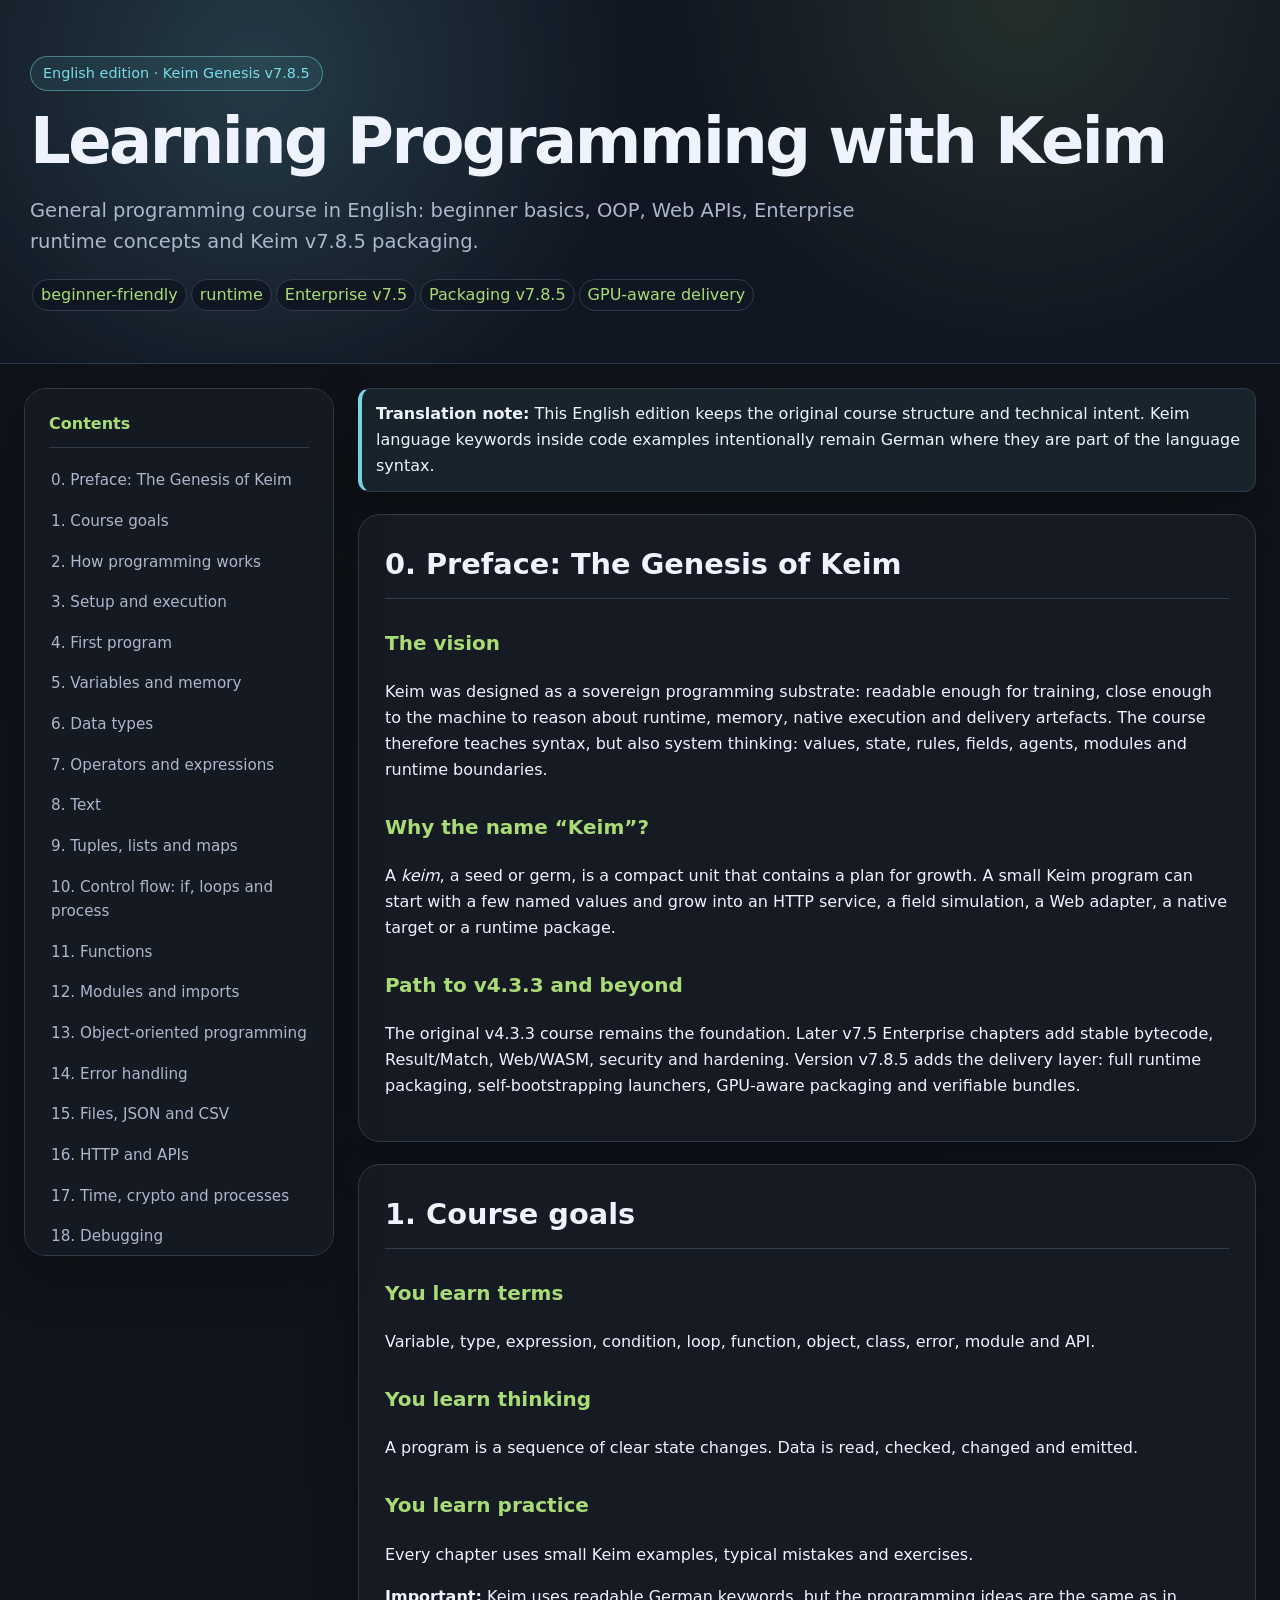
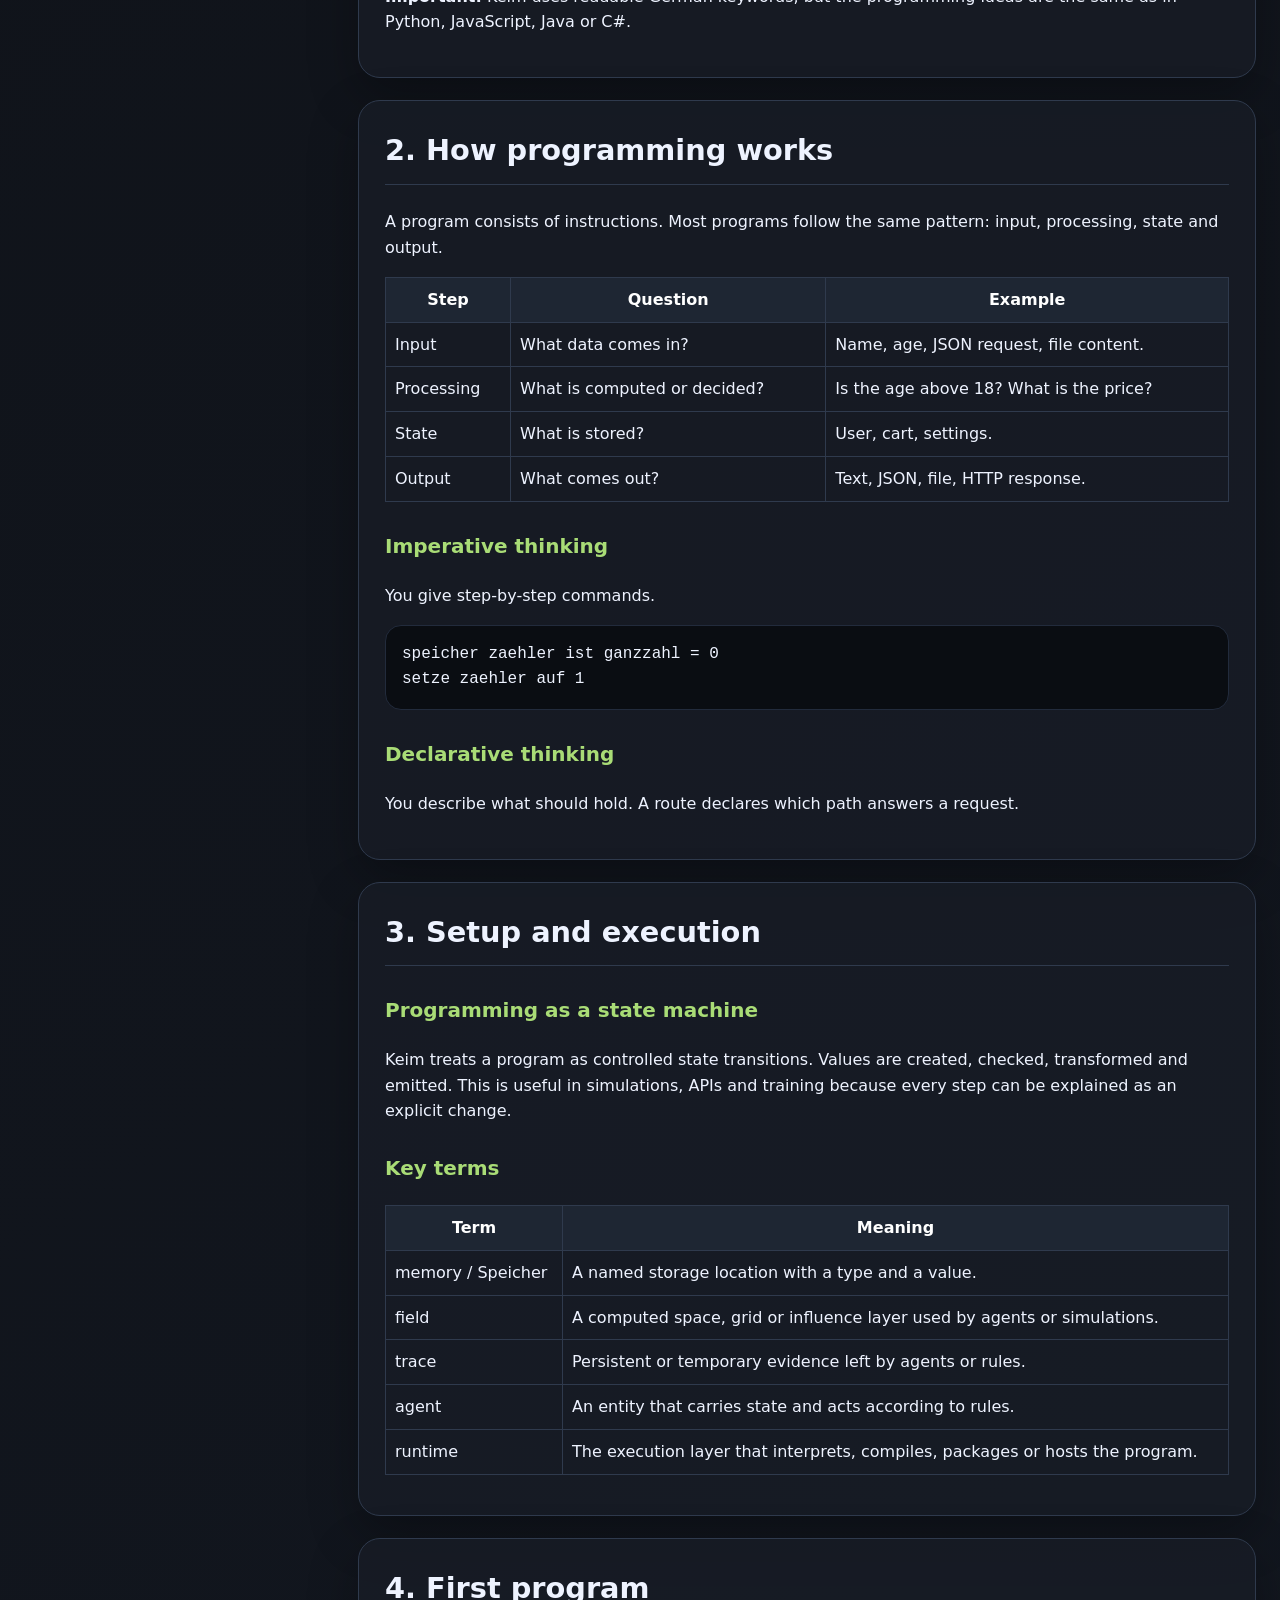
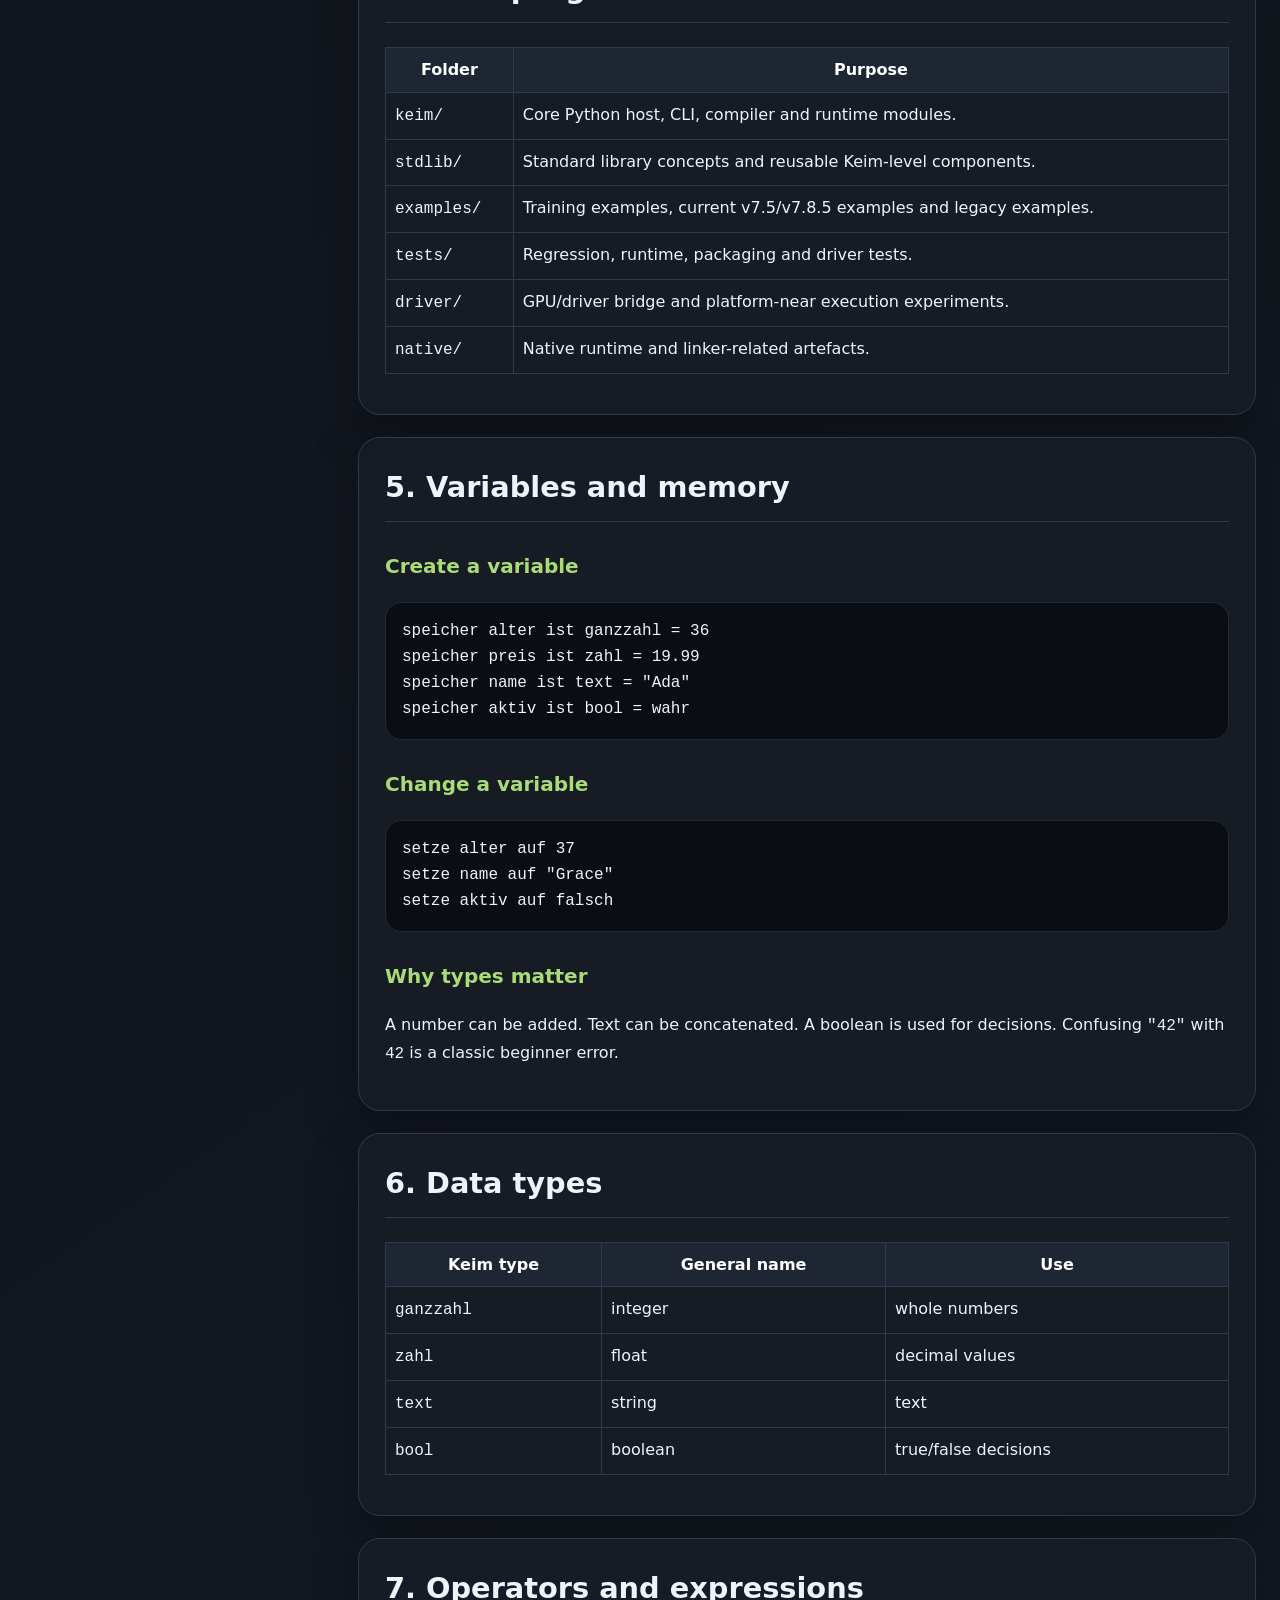
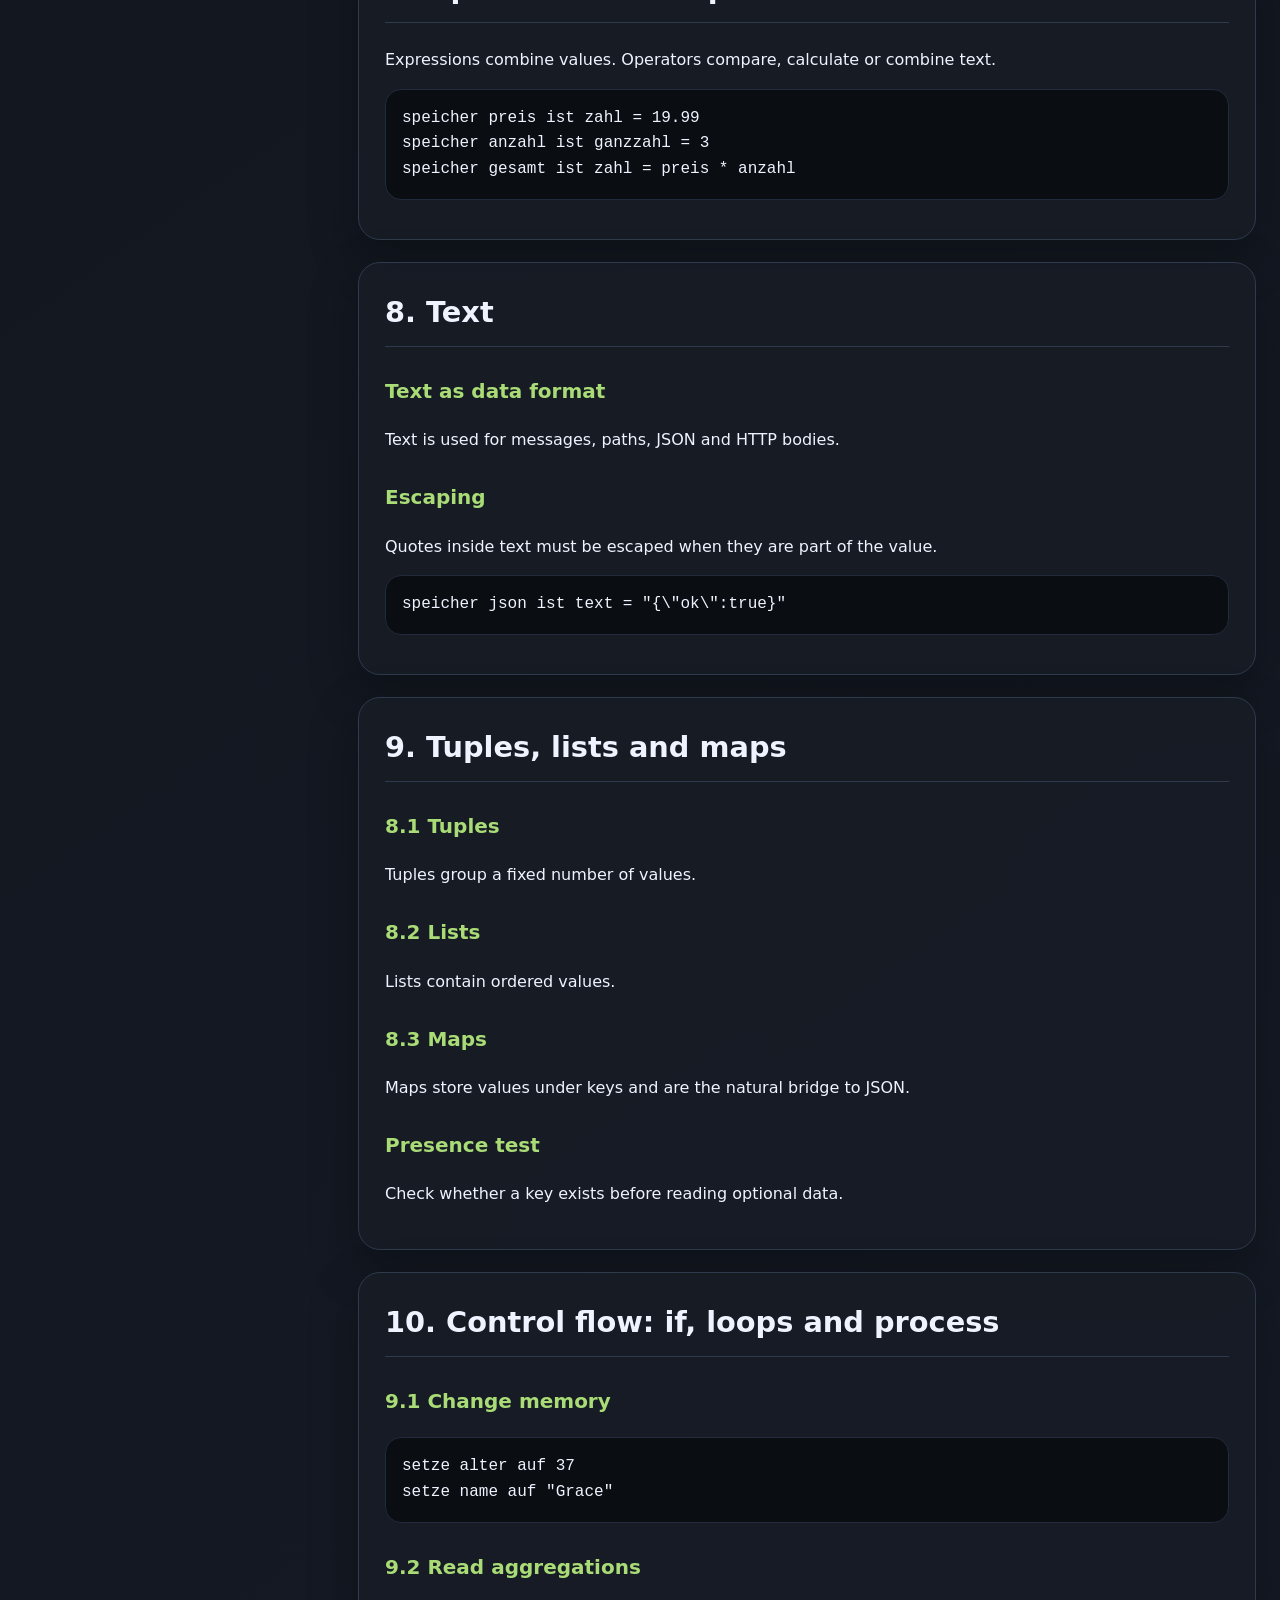
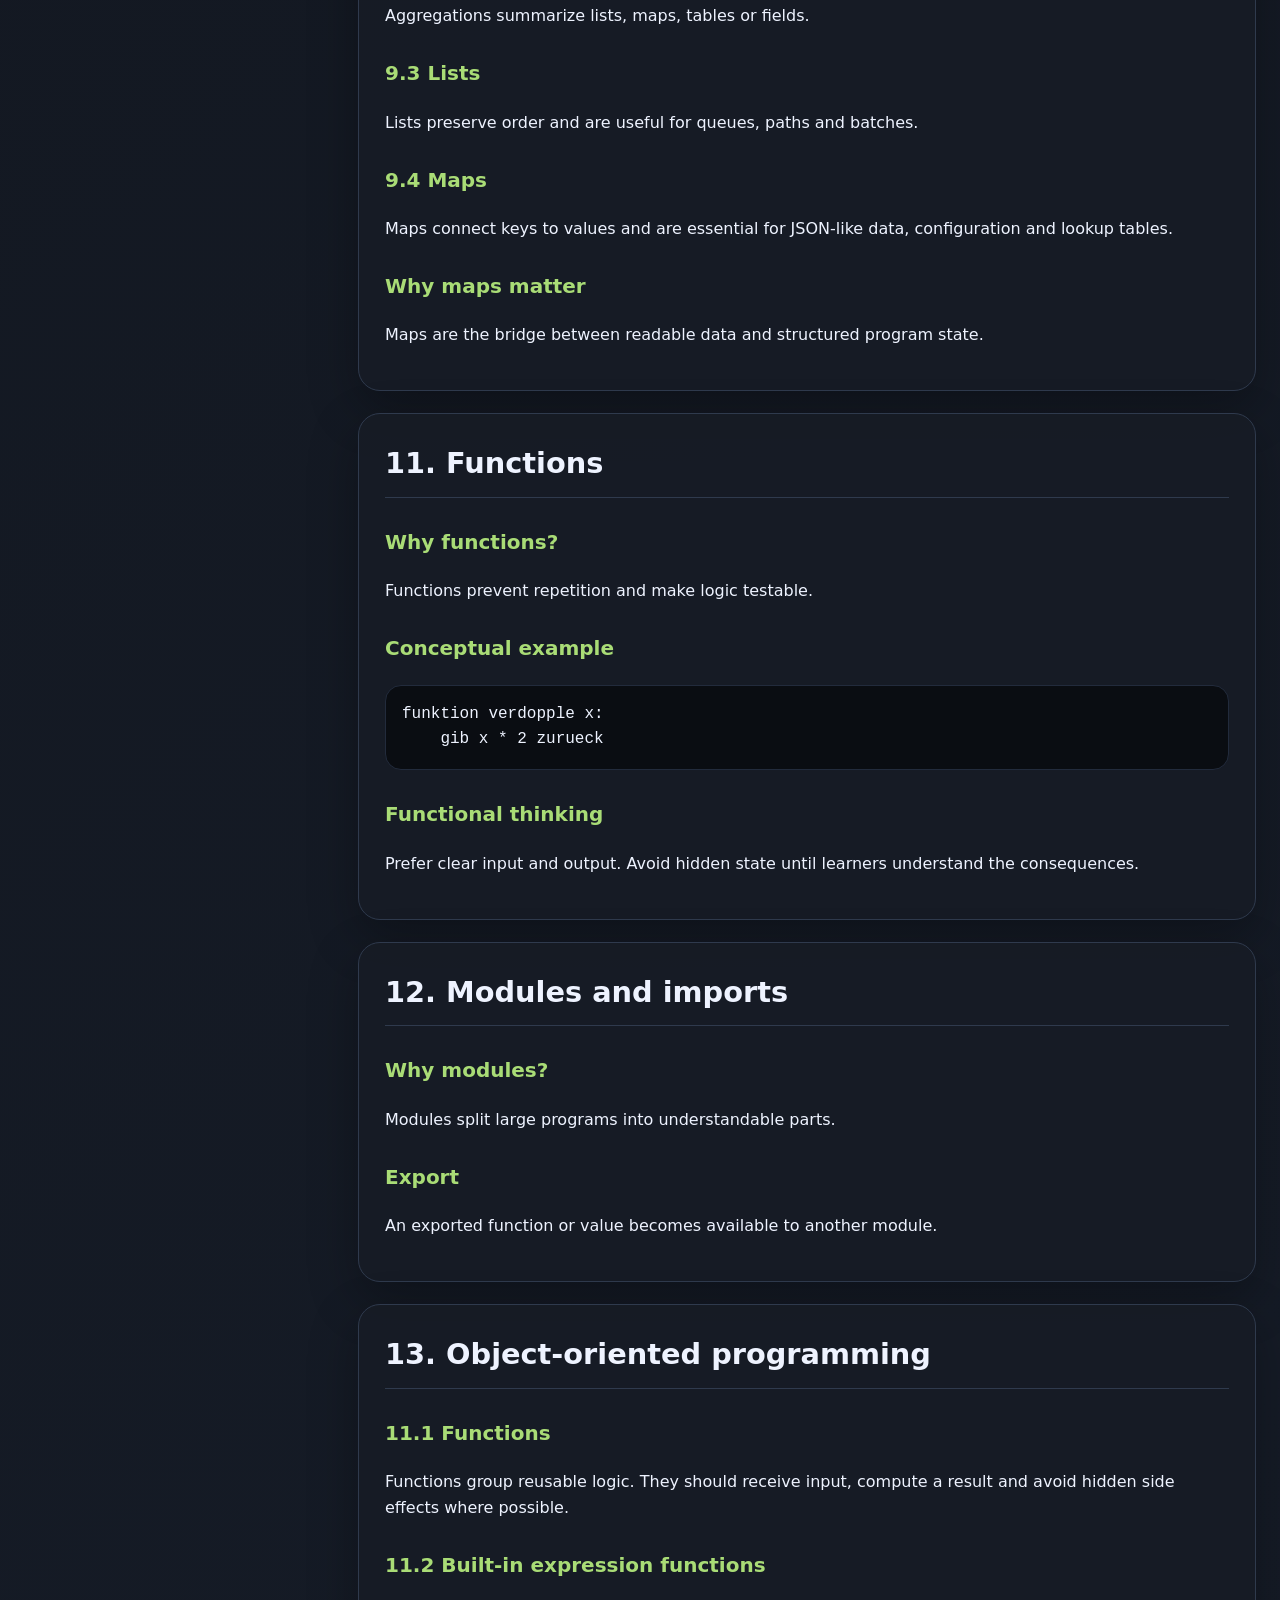
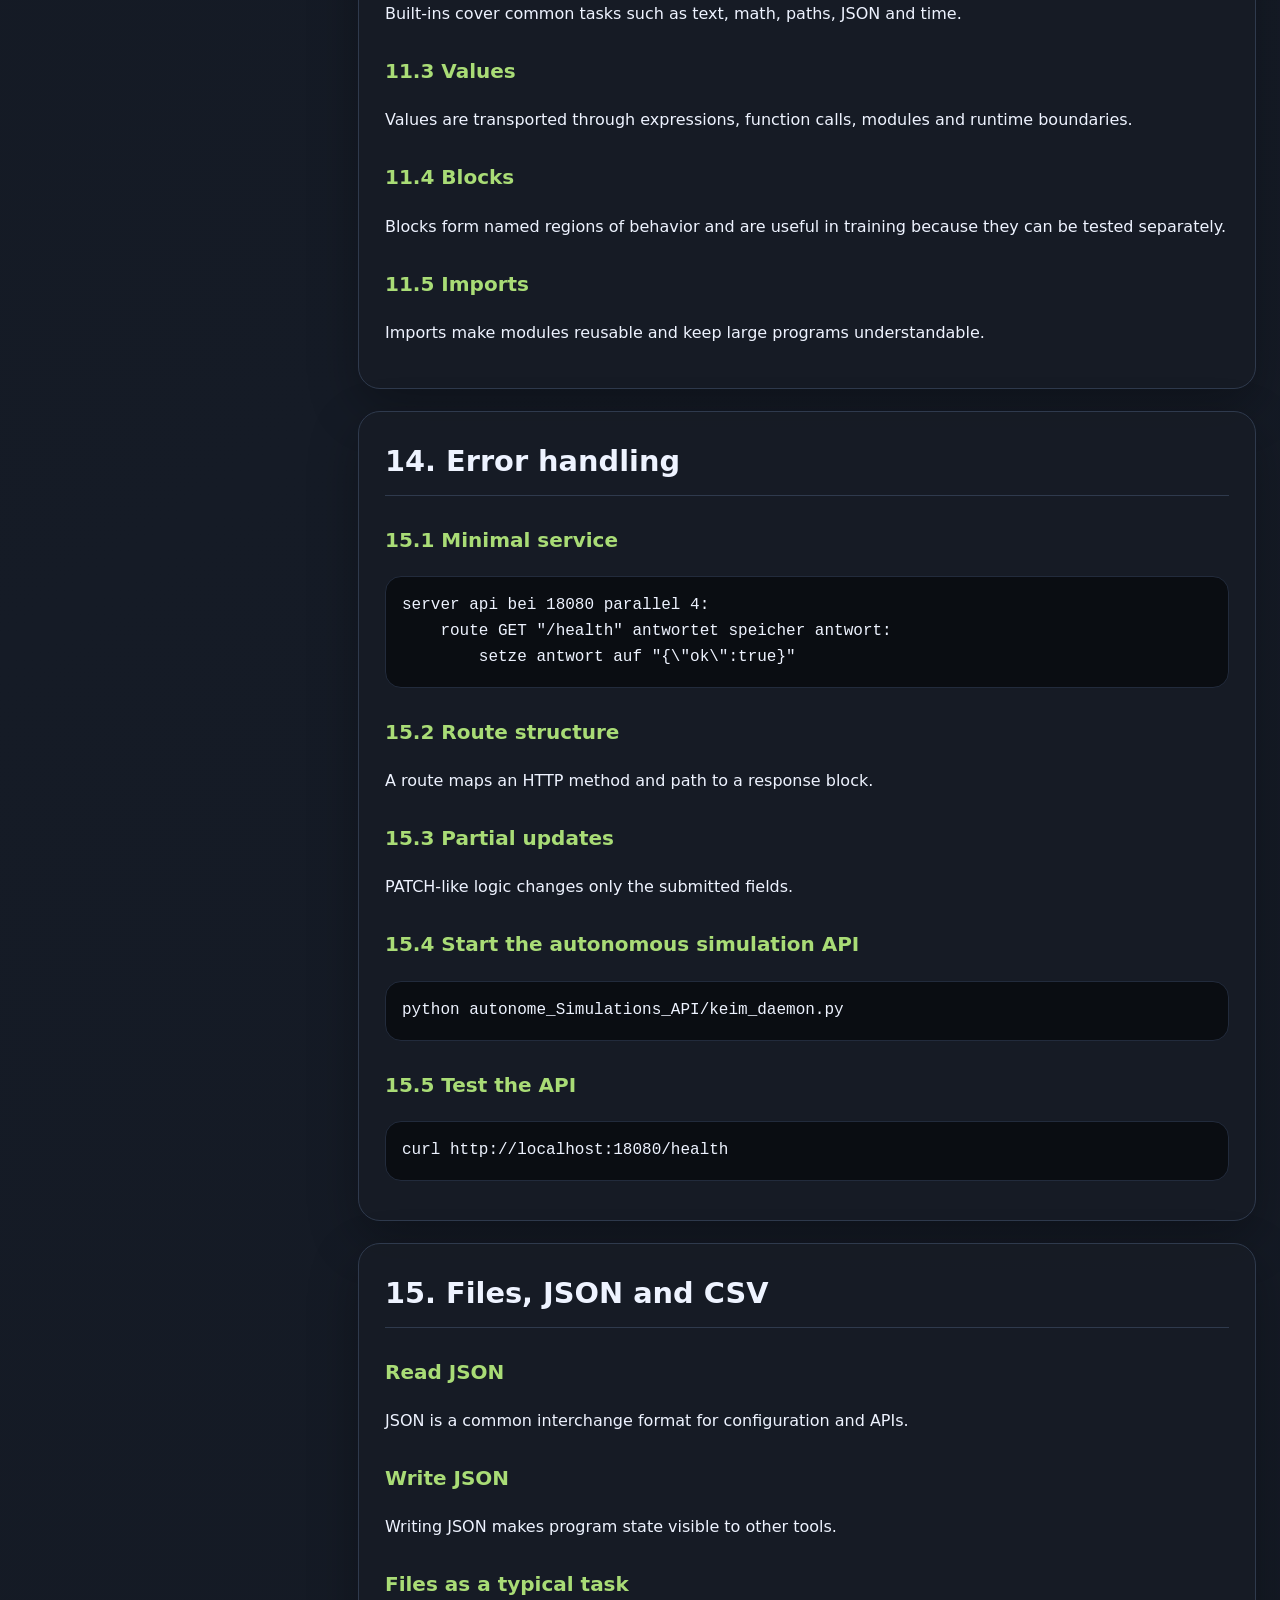
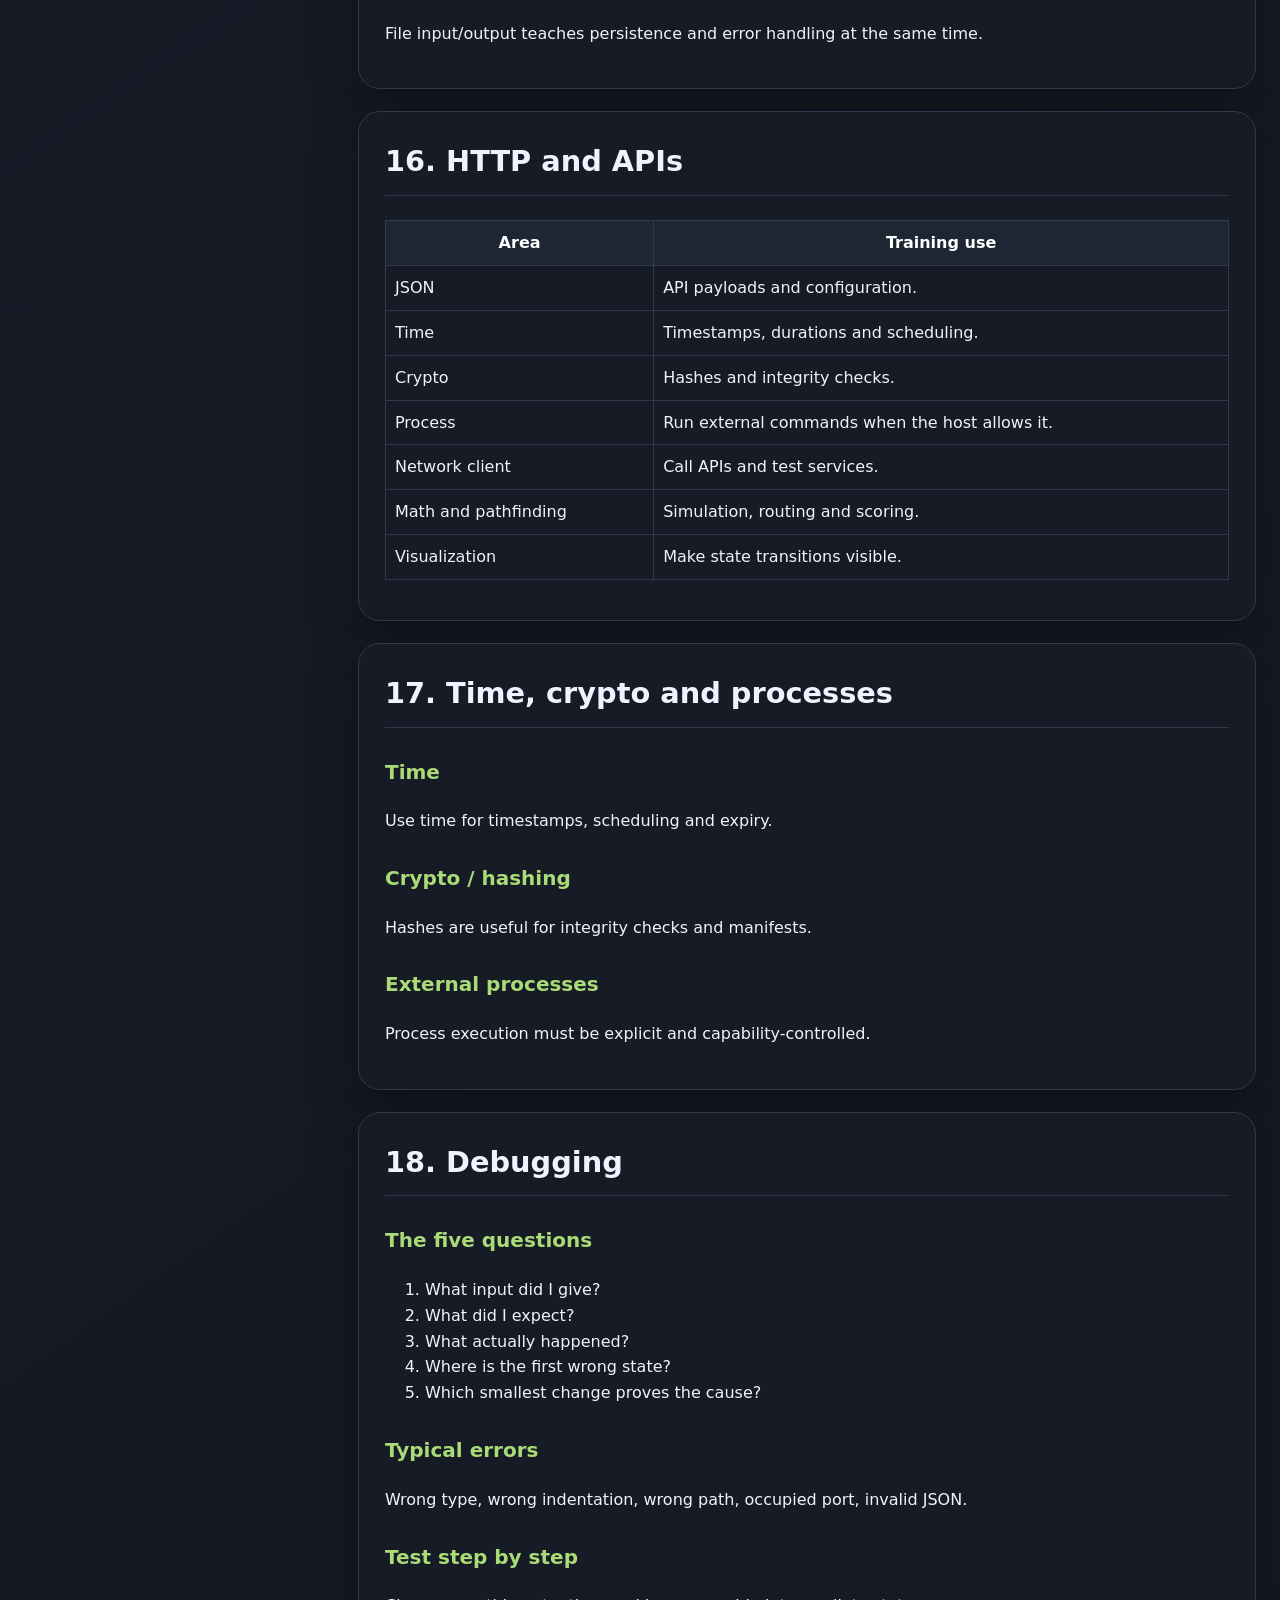
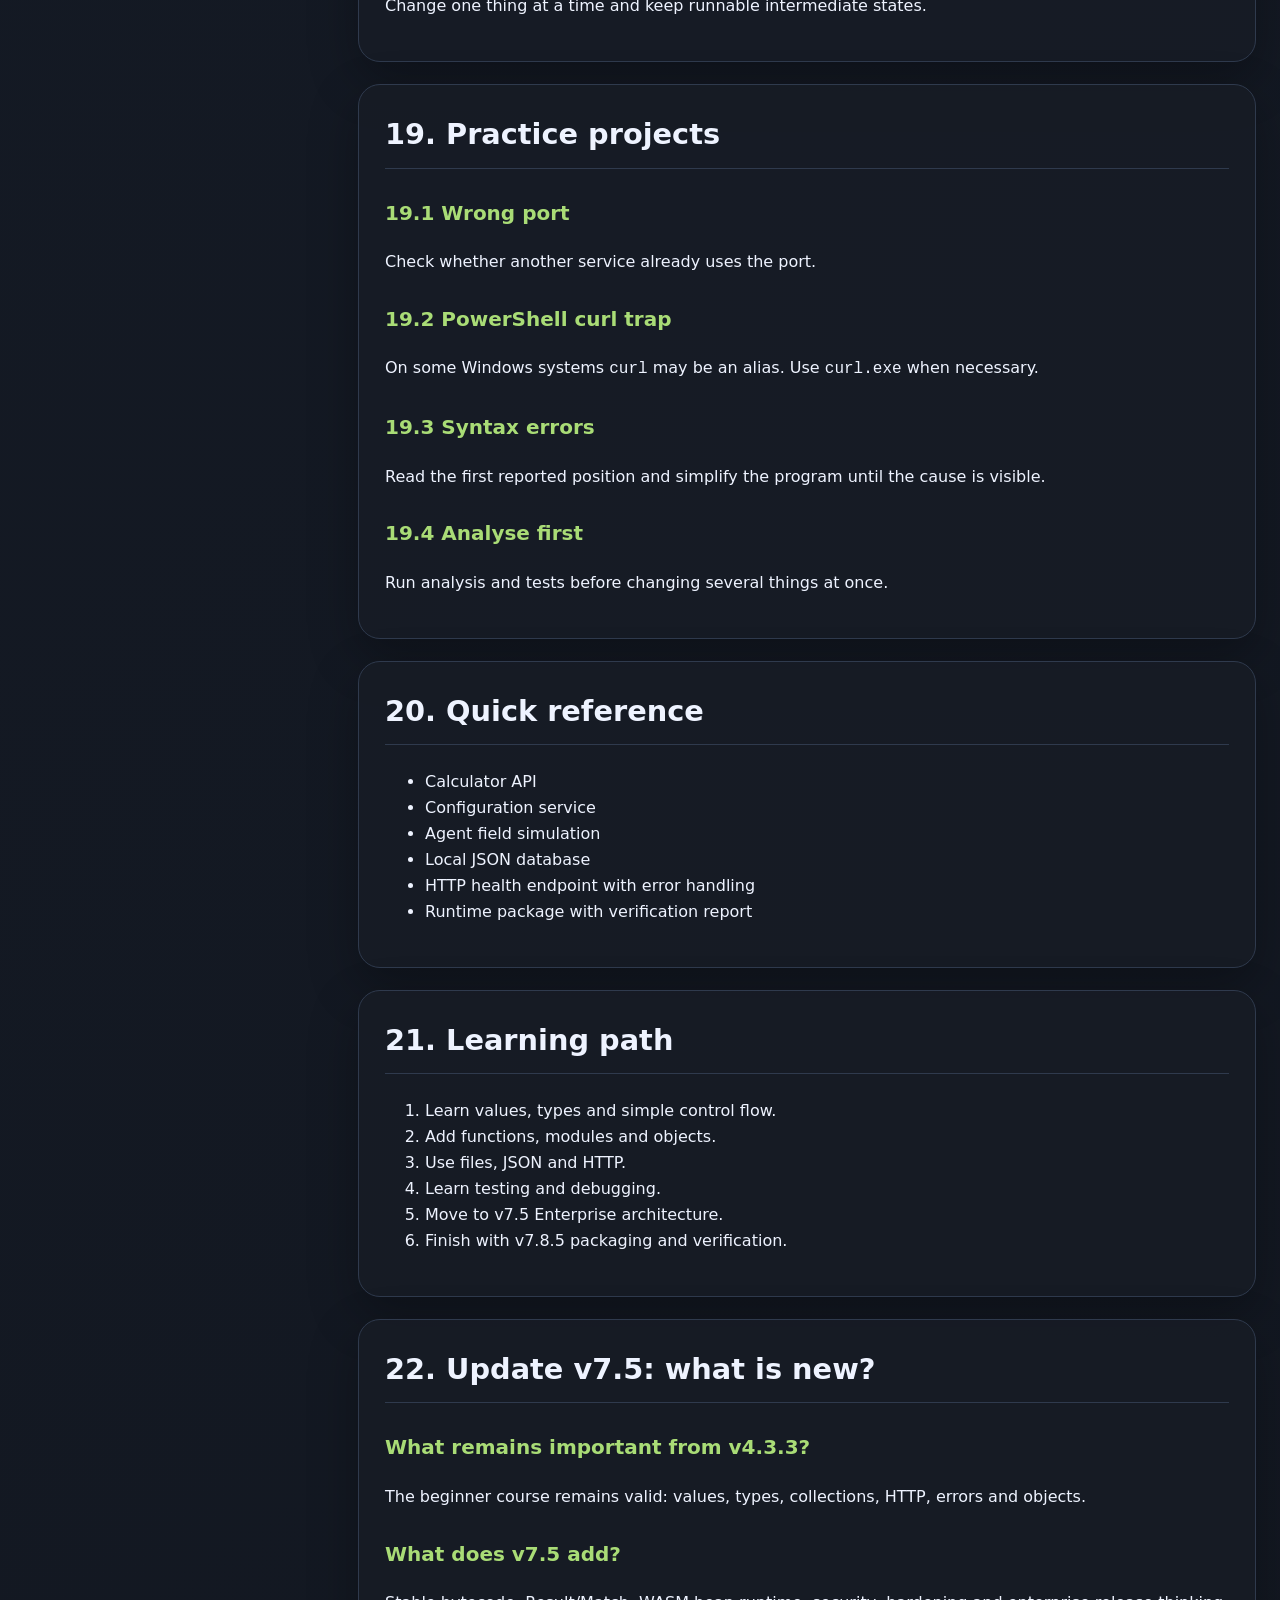
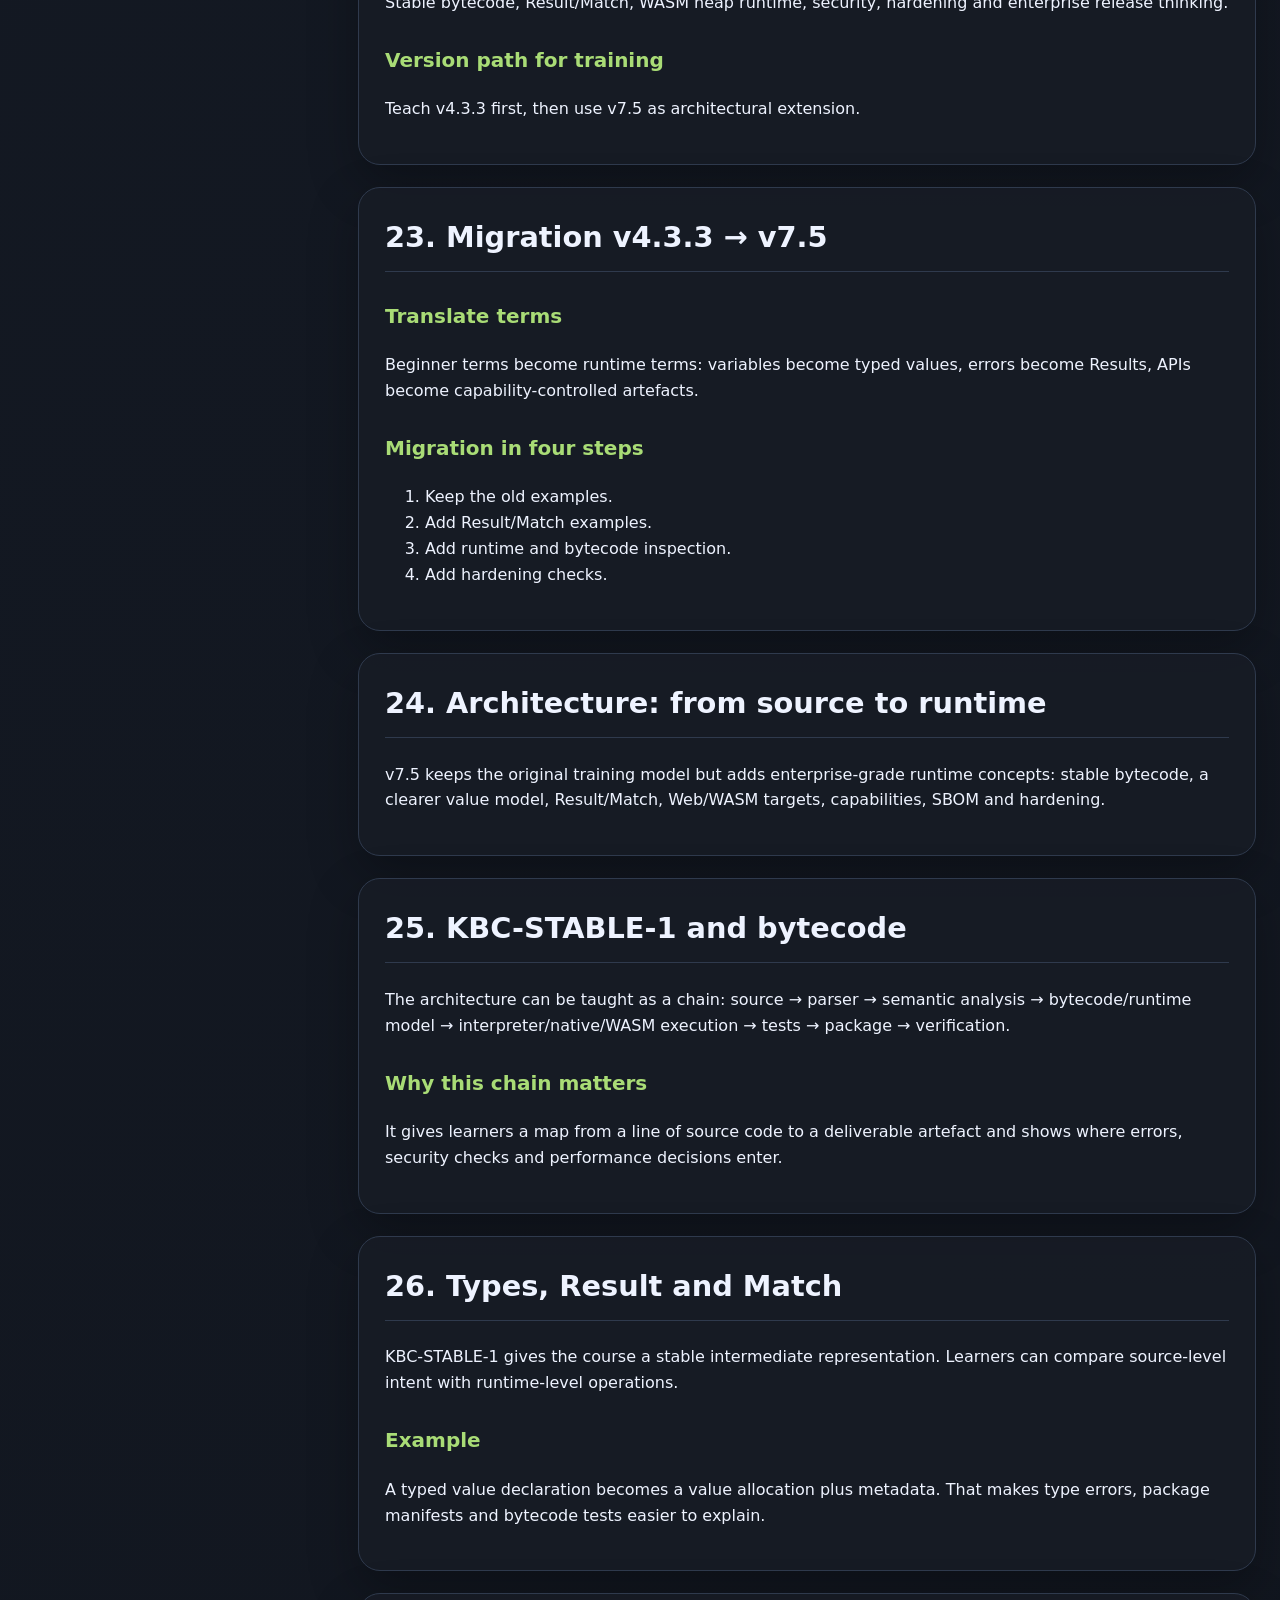
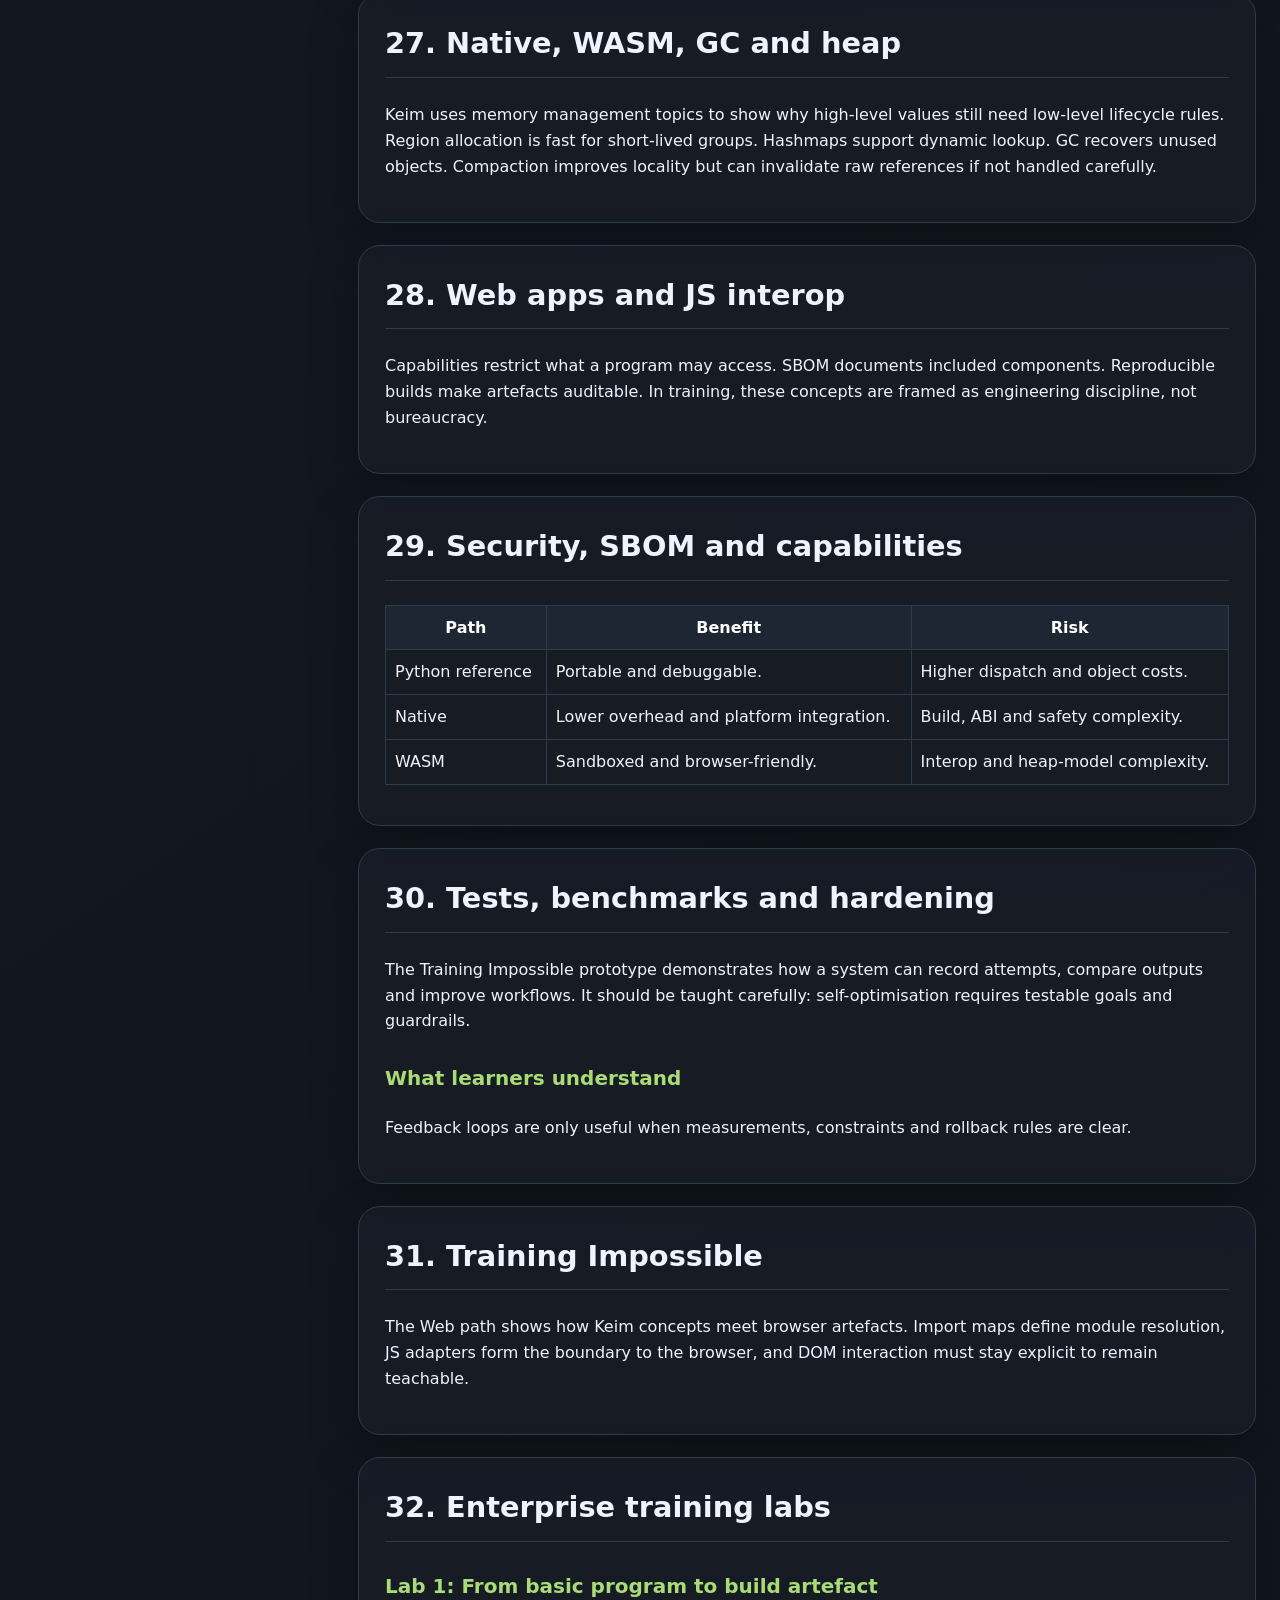
<file: keim_programming_basic_course_enterprise_en/index.html>
<!doctype html>
<html lang="en">
<head>
<meta charset="utf-8">
<meta name="viewport" content="width=device-width, initial-scale=1">
<title>Learning Programming with Keim</title>
<style>
:root{
  --bg:#0f1218; --panel:#171c25; --panel2:#1e2633; --text:#eef3ff; --muted:#aab7cc;
  --accent:#78dce8; --accent2:#a9dc76; --warn:#ffd866; --danger:#ff6188; --code:#0a0d12;
  --border:#2f3a4d; --shadow:0 18px 50px rgba(0,0,0,.28);
}
*{box-sizing:border-box}
html{scroll-behavior:smooth}
body{margin:0;font-family:system-ui,-apple-system,Segoe UI,Roboto,Arial,sans-serif;background:linear-gradient(145deg,#0f1218,#151b26 45%,#10141c);color:var(--text);line-height:1.62}
a{color:var(--accent);text-decoration:none} a:hover{text-decoration:underline}
header.hero{padding:56px 28px 34px;border-bottom:1px solid var(--border);background:radial-gradient(circle at 20% 20%,rgba(120,220,232,.18),transparent 35%),radial-gradient(circle at 80% 0%,rgba(169,220,118,.12),transparent 32%),#111722}
.hero-inner{max-width:1220px;margin:0 auto}.badge{display:inline-block;border:1px solid rgba(120,220,232,.45);color:var(--accent);border-radius:999px;padding:5px 12px;background:rgba(120,220,232,.08);font-size:.9rem}
h1{font-size:clamp(2.1rem,5vw,4.4rem);line-height:1.03;margin:18px 0 12px;letter-spacing:-.04em}.subtitle{font-size:1.22rem;color:var(--muted);max-width:900px}
.layout{display:grid;grid-template-columns:310px minmax(0,1fr);gap:24px;max-width:1460px;margin:0 auto;padding:24px}
nav{position:sticky;top:16px;align-self:start;background:rgba(23,28,37,.86);border:1px solid var(--border);border-radius:22px;padding:16px;box-shadow:var(--shadow);backdrop-filter:blur(12px);max-height:calc(100vh - 32px);overflow:auto}
nav h2{font-size:1rem;margin:6px 8px 12px;color:var(--accent2)} nav a{display:block;padding:8px 10px;border-radius:10px;color:var(--muted);font-size:.95rem} nav a:hover{background:var(--panel2);color:var(--text);text-decoration:none}
main{min-width:0}.card{background:linear-gradient(180deg,rgba(30,38,51,.86),rgba(23,28,37,.94));border:1px solid var(--border);border-radius:22px;padding:24px;box-shadow:var(--shadow);margin-bottom:22px}
section{background:rgba(23,28,37,.84);border:1px solid var(--border);border-radius:22px;padding:26px;margin:22px 0;box-shadow:var(--shadow)}
h2{font-size:1.8rem;margin-top:0;padding-bottom:10px;border-bottom:1px solid var(--border)} h3{font-size:1.25rem;color:var(--accent2);margin-top:1.4em}
pre{background:var(--code);border:1px solid #222b3c;border-radius:16px;padding:16px;overflow:auto} code{font-family:ui-monospace,SFMono-Regular,Consolas,Monaco,monospace}
table{width:100%;border-collapse:collapse;margin:14px 0;border:1px solid var(--border)} th,td{border:1px solid var(--border);padding:9px;vertical-align:top} th{background:#1e2633;color:#fff}
.note{border-left:4px solid var(--accent);background:rgba(120,220,232,.08);padding:12px 14px;border-radius:12px}.warn{border-left-color:var(--warn);background:rgba(255,216,102,.08)}
.kbd{display:inline-block;border:1px solid var(--border);background:#0b1018;border-radius:8px;padding:1px 6px;color:#fff}.tag{display:inline-block;border:1px solid var(--border);border-radius:999px;padding:2px 8px;margin:2px;color:var(--accent2);background:#111722}
@media(max-width:900px){.layout{grid-template-columns:1fr}nav{position:relative;top:0;max-height:none}}
</style>
</head>
<body>
<header class="hero"><div class="hero-inner">
<span class="badge">English edition · Keim Genesis v7.8.5</span>
<h1>Learning Programming with Keim</h1>
<p class="subtitle">General programming course in English: beginner basics, OOP, Web APIs, Enterprise runtime concepts and Keim v7.8.5 packaging.</p>
<p><span class="tag">beginner-friendly</span><span class="tag">runtime</span><span class="tag">Enterprise v7.5</span><span class="tag">Packaging v7.8.5</span><span class="tag">GPU-aware delivery</span></p>
</div></header>
<div class="layout">
<nav><h2>Contents</h2><a href="#s0">0. Preface: The Genesis of Keim</a>
<a href="#s1">1. Course goals</a>
<a href="#s2">2. How programming works</a>
<a href="#s3">3. Setup and execution</a>
<a href="#s4">4. First program</a>
<a href="#s5">5. Variables and memory</a>
<a href="#s6">6. Data types</a>
<a href="#s7">7. Operators and expressions</a>
<a href="#s8">8. Text</a>
<a href="#s9">9. Tuples, lists and maps</a>
<a href="#s10">10. Control flow: if, loops and process</a>
<a href="#s11">11. Functions</a>
<a href="#s12">12. Modules and imports</a>
<a href="#s13">13. Object-oriented programming</a>
<a href="#s14">14. Error handling</a>
<a href="#s15">15. Files, JSON and CSV</a>
<a href="#s16">16. HTTP and APIs</a>
<a href="#s17">17. Time, crypto and processes</a>
<a href="#s18">18. Debugging</a>
<a href="#s19">19. Practice projects</a>
<a href="#s20">20. Quick reference</a>
<a href="#s21">21. Learning path</a>
<a href="#s22">22. Update v7.5: what is new?</a>
<a href="#s23">23. Migration v4.3.3 → v7.5</a>
<a href="#s24">24. Architecture: from source to runtime</a>
<a href="#s25">25. KBC-STABLE-1 and bytecode</a>
<a href="#s26">26. Types, Result and Match</a>
<a href="#s27">27. Native, WASM, GC and heap</a>
<a href="#s28">28. Web apps and JS interop</a>
<a href="#s29">29. Security, SBOM and capabilities</a>
<a href="#s30">30. Tests, benchmarks and hardening</a>
<a href="#s31">31. Training Impossible</a>
<a href="#s32">32. Enterprise training labs</a>
<a href="#s33">33. Instructor guide and exams</a>
<a href="#s34">34. Update v7.8.5: deliver programs, not only run them</a></nav>
<main>
<div class="card note"><strong>Translation note:</strong> This English edition keeps the original course structure and technical intent. Keim language keywords inside code examples intentionally remain German where they are part of the language syntax.</div>
<section id="s0"><h2>0. Preface: The Genesis of Keim</h2>

<h3>The vision</h3>
<p>Keim was designed as a sovereign programming substrate: readable enough for training, close enough to the machine to reason about runtime, memory, native execution and delivery artefacts. The course therefore teaches syntax, but also system thinking: values, state, rules, fields, agents, modules and runtime boundaries.</p>
<h3>Why the name “Keim”?</h3>
<p>A <em>keim</em>, a seed or germ, is a compact unit that contains a plan for growth. A small Keim program can start with a few named values and grow into an HTTP service, a field simulation, a Web adapter, a native target or a runtime package.</p>
<h3>Path to v4.3.3 and beyond</h3>
<p>The original v4.3.3 course remains the foundation. Later v7.5 Enterprise chapters add stable bytecode, Result/Match, Web/WASM, security and hardening. Version v7.8.5 adds the delivery layer: full runtime packaging, self-bootstrapping launchers, GPU-aware packaging and verifiable bundles.</p>

</section>
<section id="s1"><h2>1. Course goals</h2>

<h3>You learn terms</h3><p>Variable, type, expression, condition, loop, function, object, class, error, module and API.</p>
<h3>You learn thinking</h3><p>A program is a sequence of clear state changes. Data is read, checked, changed and emitted.</p>
<h3>You learn practice</h3><p>Every chapter uses small Keim examples, typical mistakes and exercises.</p>
<p><strong>Important:</strong> Keim uses readable German keywords, but the programming ideas are the same as in Python, JavaScript, Java or C#.</p>

</section>
<section id="s2"><h2>2. How programming works</h2>

<p>A program consists of instructions. Most programs follow the same pattern: input, processing, state and output.</p>
<table><tr><th>Step</th><th>Question</th><th>Example</th></tr><tr><td>Input</td><td>What data comes in?</td><td>Name, age, JSON request, file content.</td></tr><tr><td>Processing</td><td>What is computed or decided?</td><td>Is the age above 18? What is the price?</td></tr><tr><td>State</td><td>What is stored?</td><td>User, cart, settings.</td></tr><tr><td>Output</td><td>What comes out?</td><td>Text, JSON, file, HTTP response.</td></tr></table>
<h3>Imperative thinking</h3><p>You give step-by-step commands.</p><pre><code>speicher zaehler ist ganzzahl = 0
setze zaehler auf 1</code></pre>
<h3>Declarative thinking</h3><p>You describe what should hold. A route declares which path answers a request.</p>

</section>
<section id="s3"><h2>3. Setup and execution</h2>

<h3>Programming as a state machine</h3>
<p>Keim treats a program as controlled state transitions. Values are created, checked, transformed and emitted. This is useful in simulations, APIs and training because every step can be explained as an explicit change.</p>
<h3>Key terms</h3>
<table><tr><th>Term</th><th>Meaning</th></tr>
<tr><td>memory / Speicher</td><td>A named storage location with a type and a value.</td></tr>
<tr><td>field</td><td>A computed space, grid or influence layer used by agents or simulations.</td></tr>
<tr><td>trace</td><td>Persistent or temporary evidence left by agents or rules.</td></tr>
<tr><td>agent</td><td>An entity that carries state and acts according to rules.</td></tr>
<tr><td>runtime</td><td>The execution layer that interprets, compiles, packages or hosts the program.</td></tr></table>

</section>
<section id="s4"><h2>4. First program</h2>

<table><tr><th>Folder</th><th>Purpose</th></tr>
<tr><td><code>keim/</code></td><td>Core Python host, CLI, compiler and runtime modules.</td></tr>
<tr><td><code>stdlib/</code></td><td>Standard library concepts and reusable Keim-level components.</td></tr>
<tr><td><code>examples/</code></td><td>Training examples, current v7.5/v7.8.5 examples and legacy examples.</td></tr>
<tr><td><code>tests/</code></td><td>Regression, runtime, packaging and driver tests.</td></tr>
<tr><td><code>driver/</code></td><td>GPU/driver bridge and platform-near execution experiments.</td></tr>
<tr><td><code>native/</code></td><td>Native runtime and linker-related artefacts.</td></tr>
</table>

</section>
<section id="s5"><h2>5. Variables and memory</h2>

<h3>Create a variable</h3><pre><code>speicher alter ist ganzzahl = 36
speicher preis ist zahl = 19.99
speicher name ist text = "Ada"
speicher aktiv ist bool = wahr</code></pre>
<h3>Change a variable</h3><pre><code>setze alter auf 37
setze name auf "Grace"
setze aktiv auf falsch</code></pre>
<h3>Why types matter</h3><p>A number can be added. Text can be concatenated. A boolean is used for decisions. Confusing <code>"42"</code> with <code>42</code> is a classic beginner error.</p>

</section>
<section id="s6"><h2>6. Data types</h2>

<table><tr><th>Keim type</th><th>General name</th><th>Use</th></tr><tr><td><code>ganzzahl</code></td><td>integer</td><td>whole numbers</td></tr><tr><td><code>zahl</code></td><td>float</td><td>decimal values</td></tr><tr><td><code>text</code></td><td>string</td><td>text</td></tr><tr><td><code>bool</code></td><td>boolean</td><td>true/false decisions</td></tr></table>

</section>
<section id="s7"><h2>7. Operators and expressions</h2>

<p>Expressions combine values. Operators compare, calculate or combine text.</p><pre><code>speicher preis ist zahl = 19.99
speicher anzahl ist ganzzahl = 3
speicher gesamt ist zahl = preis * anzahl</code></pre>

</section>
<section id="s8"><h2>8. Text</h2>

<h3>Text as data format</h3><p>Text is used for messages, paths, JSON and HTTP bodies.</p>
<h3>Escaping</h3><p>Quotes inside text must be escaped when they are part of the value.</p><pre><code>speicher json ist text = "{\"ok\":true}"</code></pre>

</section>
<section id="s9"><h2>9. Tuples, lists and maps</h2>

<h3>8.1 Tuples</h3><p>Tuples group a fixed number of values.</p><h3>8.2 Lists</h3><p>Lists contain ordered values.</p><h3>8.3 Maps</h3><p>Maps store values under keys and are the natural bridge to JSON.</p><h3>Presence test</h3><p>Check whether a key exists before reading optional data.</p>

</section>
<section id="s10"><h2>10. Control flow: if, loops and process</h2>

<h3>9.1 Change memory</h3><pre><code>setze alter auf 37
setze name auf "Grace"</code></pre>
<h3>9.2 Read aggregations</h3><p>Aggregations summarize lists, maps, tables or fields.</p>
<h3>9.3 Lists</h3><p>Lists preserve order and are useful for queues, paths and batches.</p>
<h3>9.4 Maps</h3><p>Maps connect keys to values and are essential for JSON-like data, configuration and lookup tables.</p>
<h3>Why maps matter</h3><p>Maps are the bridge between readable data and structured program state.</p>

</section>
<section id="s11"><h2>11. Functions</h2>

<h3>Why functions?</h3><p>Functions prevent repetition and make logic testable.</p>
<h3>Conceptual example</h3><pre><code>funktion verdopple x:
    gib x * 2 zurueck</code></pre>
<h3>Functional thinking</h3><p>Prefer clear input and output. Avoid hidden state until learners understand the consequences.</p>

</section>
<section id="s12"><h2>12. Modules and imports</h2>

<h3>Why modules?</h3><p>Modules split large programs into understandable parts.</p><h3>Export</h3><p>An exported function or value becomes available to another module.</p>

</section>
<section id="s13"><h2>13. Object-oriented programming</h2>

<h3>11.1 Functions</h3><p>Functions group reusable logic. They should receive input, compute a result and avoid hidden side effects where possible.</p>
<h3>11.2 Built-in expression functions</h3><p>Built-ins cover common tasks such as text, math, paths, JSON and time.</p>
<h3>11.3 Values</h3><p>Values are transported through expressions, function calls, modules and runtime boundaries.</p>
<h3>11.4 Blocks</h3><p>Blocks form named regions of behavior and are useful in training because they can be tested separately.</p>
<h3>11.5 Imports</h3><p>Imports make modules reusable and keep large programs understandable.</p>

</section>
<section id="s14"><h2>14. Error handling</h2>

<h3>15.1 Minimal service</h3><pre><code>server api bei 18080 parallel 4:
    route GET "/health" antwortet speicher antwort:
        setze antwort auf "{\"ok\":true}"</code></pre>
<h3>15.2 Route structure</h3><p>A route maps an HTTP method and path to a response block.</p>
<h3>15.3 Partial updates</h3><p>PATCH-like logic changes only the submitted fields.</p>
<h3>15.4 Start the autonomous simulation API</h3><pre><code>python autonome_Simulations_API/keim_daemon.py</code></pre>
<h3>15.5 Test the API</h3><pre><code>curl http://localhost:18080/health</code></pre>

</section>
<section id="s15"><h2>15. Files, JSON and CSV</h2>

<h3>Read JSON</h3><p>JSON is a common interchange format for configuration and APIs.</p><h3>Write JSON</h3><p>Writing JSON makes program state visible to other tools.</p><h3>Files as a typical task</h3><p>File input/output teaches persistence and error handling at the same time.</p>

</section>
<section id="s16"><h2>16. HTTP and APIs</h2>

<table><tr><th>Area</th><th>Training use</th></tr>
<tr><td>JSON</td><td>API payloads and configuration.</td></tr>
<tr><td>Time</td><td>Timestamps, durations and scheduling.</td></tr>
<tr><td>Crypto</td><td>Hashes and integrity checks.</td></tr>
<tr><td>Process</td><td>Run external commands when the host allows it.</td></tr>
<tr><td>Network client</td><td>Call APIs and test services.</td></tr>
<tr><td>Math and pathfinding</td><td>Simulation, routing and scoring.</td></tr>
<tr><td>Visualization</td><td>Make state transitions visible.</td></tr></table>

</section>
<section id="s17"><h2>17. Time, crypto and processes</h2>

<h3>Time</h3><p>Use time for timestamps, scheduling and expiry.</p><h3>Crypto / hashing</h3><p>Hashes are useful for integrity checks and manifests.</p><h3>External processes</h3><p>Process execution must be explicit and capability-controlled.</p>

</section>
<section id="s18"><h2>18. Debugging</h2>

<h3>The five questions</h3><ol><li>What input did I give?</li><li>What did I expect?</li><li>What actually happened?</li><li>Where is the first wrong state?</li><li>Which smallest change proves the cause?</li></ol>
<h3>Typical errors</h3><p>Wrong type, wrong indentation, wrong path, occupied port, invalid JSON.</p><h3>Test step by step</h3><p>Change one thing at a time and keep runnable intermediate states.</p>

</section>
<section id="s19"><h2>19. Practice projects</h2>

<h3>19.1 Wrong port</h3><p>Check whether another service already uses the port.</p>
<h3>19.2 PowerShell curl trap</h3><p>On some Windows systems <code>curl</code> may be an alias. Use <code>curl.exe</code> when necessary.</p>
<h3>19.3 Syntax errors</h3><p>Read the first reported position and simplify the program until the cause is visible.</p>
<h3>19.4 Analyse first</h3><p>Run analysis and tests before changing several things at once.</p>

</section>
<section id="s20"><h2>20. Quick reference</h2>

<ul><li>Calculator API</li><li>Configuration service</li><li>Agent field simulation</li><li>Local JSON database</li><li>HTTP health endpoint with error handling</li><li>Runtime package with verification report</li></ul>

</section>
<section id="s21"><h2>21. Learning path</h2>

<ol><li>Learn values, types and simple control flow.</li><li>Add functions, modules and objects.</li><li>Use files, JSON and HTTP.</li><li>Learn testing and debugging.</li><li>Move to v7.5 Enterprise architecture.</li><li>Finish with v7.8.5 packaging and verification.</li></ol>

</section>
<section id="s22"><h2>22. Update v7.5: what is new?</h2>

<h3>What remains important from v4.3.3?</h3><p>The beginner course remains valid: values, types, collections, HTTP, errors and objects.</p>
<h3>What does v7.5 add?</h3><p>Stable bytecode, Result/Match, WASM heap runtime, security, hardening and enterprise release thinking.</p>
<h3>Version path for training</h3><p>Teach v4.3.3 first, then use v7.5 as architectural extension.</p>

</section>
<section id="s23"><h2>23. Migration v4.3.3 → v7.5</h2>

<h3>Translate terms</h3><p>Beginner terms become runtime terms: variables become typed values, errors become Results, APIs become capability-controlled artefacts.</p>
<h3>Migration in four steps</h3><ol><li>Keep the old examples.</li><li>Add Result/Match examples.</li><li>Add runtime and bytecode inspection.</li><li>Add hardening checks.</li></ol>

</section>
<section id="s24"><h2>24. Architecture: from source to runtime</h2>

<p>v7.5 keeps the original training model but adds enterprise-grade runtime concepts: stable bytecode, a clearer value model, Result/Match, Web/WASM targets, capabilities, SBOM and hardening.</p>

</section>
<section id="s25"><h2>25. KBC-STABLE-1 and bytecode</h2>

<p>The architecture can be taught as a chain: source → parser → semantic analysis → bytecode/runtime model → interpreter/native/WASM execution → tests → package → verification.</p>
<h3>Why this chain matters</h3><p>It gives learners a map from a line of source code to a deliverable artefact and shows where errors, security checks and performance decisions enter.</p>

</section>
<section id="s26"><h2>26. Types, Result and Match</h2>

<p>KBC-STABLE-1 gives the course a stable intermediate representation. Learners can compare source-level intent with runtime-level operations.</p>
<h3>Example</h3><p>A typed value declaration becomes a value allocation plus metadata. That makes type errors, package manifests and bytecode tests easier to explain.</p>

</section>
<section id="s27"><h2>27. Native, WASM, GC and heap</h2>

<p>Keim uses memory management topics to show why high-level values still need low-level lifecycle rules. Region allocation is fast for short-lived groups. Hashmaps support dynamic lookup. GC recovers unused objects. Compaction improves locality but can invalidate raw references if not handled carefully.</p>

</section>
<section id="s28"><h2>28. Web apps and JS interop</h2>

<p>Capabilities restrict what a program may access. SBOM documents included components. Reproducible builds make artefacts auditable. In training, these concepts are framed as engineering discipline, not bureaucracy.</p>

</section>
<section id="s29"><h2>29. Security, SBOM and capabilities</h2>

<table><tr><th>Path</th><th>Benefit</th><th>Risk</th></tr>
<tr><td>Python reference</td><td>Portable and debuggable.</td><td>Higher dispatch and object costs.</td></tr>
<tr><td>Native</td><td>Lower overhead and platform integration.</td><td>Build, ABI and safety complexity.</td></tr>
<tr><td>WASM</td><td>Sandboxed and browser-friendly.</td><td>Interop and heap-model complexity.</td></tr></table>

</section>
<section id="s30"><h2>30. Tests, benchmarks and hardening</h2>

<p>The Training Impossible prototype demonstrates how a system can record attempts, compare outputs and improve workflows. It should be taught carefully: self-optimisation requires testable goals and guardrails.</p>
<h3>What learners understand</h3><p>Feedback loops are only useful when measurements, constraints and rollback rules are clear.</p>

</section>
<section id="s31"><h2>31. Training Impossible</h2>

<p>The Web path shows how Keim concepts meet browser artefacts. Import maps define module resolution, JS adapters form the boundary to the browser, and DOM interaction must stay explicit to remain teachable.</p>

</section>
<section id="s32"><h2>32. Enterprise training labs</h2>

<h3>Lab 1: From basic program to build artefact</h3><p>Turn a small program into a buildable artefact.</p>
<h3>Lab 2: Result and Match</h3><p>Replace vague failure with explicit results.</p>
<h3>Lab 3: Web app with adapter</h3><p>Build the Web boundary and inspect generated files.</p>
<h3>Lab 4: Hardening report</h3><p>Read a release report and classify risks.</p>
<h3>Lab 5: Training Impossible</h3><p>Discuss feedback loops, goals and rollback.</p>

</section>
<section id="s33"><h2>33. Instructor guide and exams</h2>

<h3>Recommended course structure</h3><p>Use short theory blocks, runnable examples and repeated inspection of artefacts.</p>
<h3>Exam questions</h3><ul><li>Explain a typed memory declaration.</li><li>Explain Result/Match.</li><li>Explain why tests are not the same as hardening.</li><li>Explain the difference between runtime, launcher and compiler.</li></ul>
<h3>Evaluation grid for final project</h3><table><tr><th>Area</th><th>Weight</th></tr><tr><td>Correctness</td><td>30%</td></tr><tr><td>Readable structure</td><td>20%</td></tr><tr><td>Error handling</td><td>20%</td></tr><tr><td>Tests / verification</td><td>20%</td></tr><tr><td>Explanation</td><td>10%</td></tr></table>

</section>
<section id="s34"><h2>34. Update v7.8.5: deliver programs, not only run them</h2>

<h3>What learners should additionally understand</h3><p>A program can consist of source, runtime, manifest, launcher scripts, GPU plan, Web overlay and verification reports. Delivery is part of engineering.</p>
<h3>The four package forms</h3><table><tr><th>Form</th><th>Meaning</th></tr><tr><td>full-runtime</td><td>complete runtime bundle</td></tr><tr><td>native-subset</td><td>smaller native-oriented package</td></tr><tr><td>zipapp</td><td>single-file Python zip application</td></tr><tr><td>directory-bundle</td><td>inspection-friendly folder layout</td></tr></table>
<h3>Commands for training</h3><pre><code>python -m keim exe-status --json
python -m keim exe-pack examples/agenten_zweige_v78_1_gpu_aware/src/main.keim --out build/agenten_bundle --name agenten_zweige --target auto
python -m keim exe-verify build/agenten_bundle --json
python -m keim exe-run build/agenten_bundle</code></pre>
<h3>New memory rule</h3><p><strong>Source is not the package.</strong> A release must show what it contains, how it starts, what it requires and how it was verified.</p>

</section>
</main>
</div>
</body>
</html>
</file>
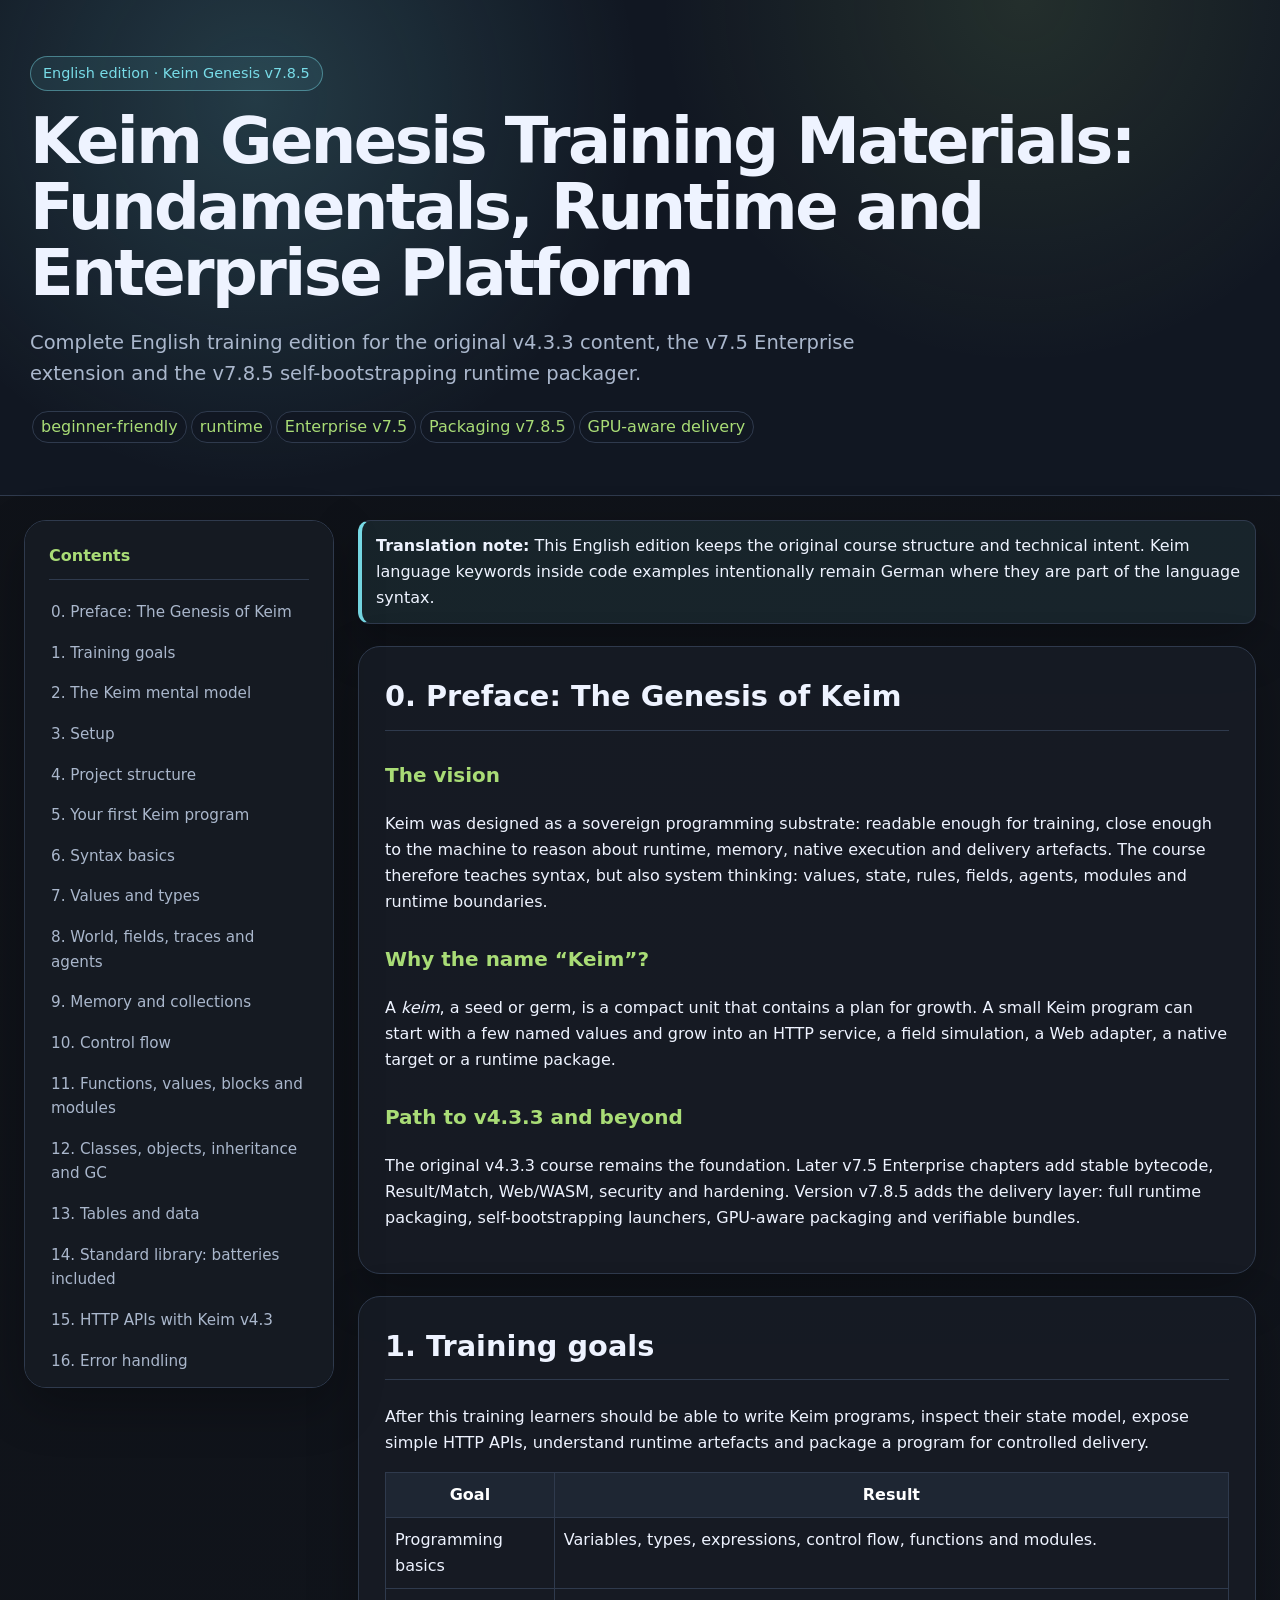
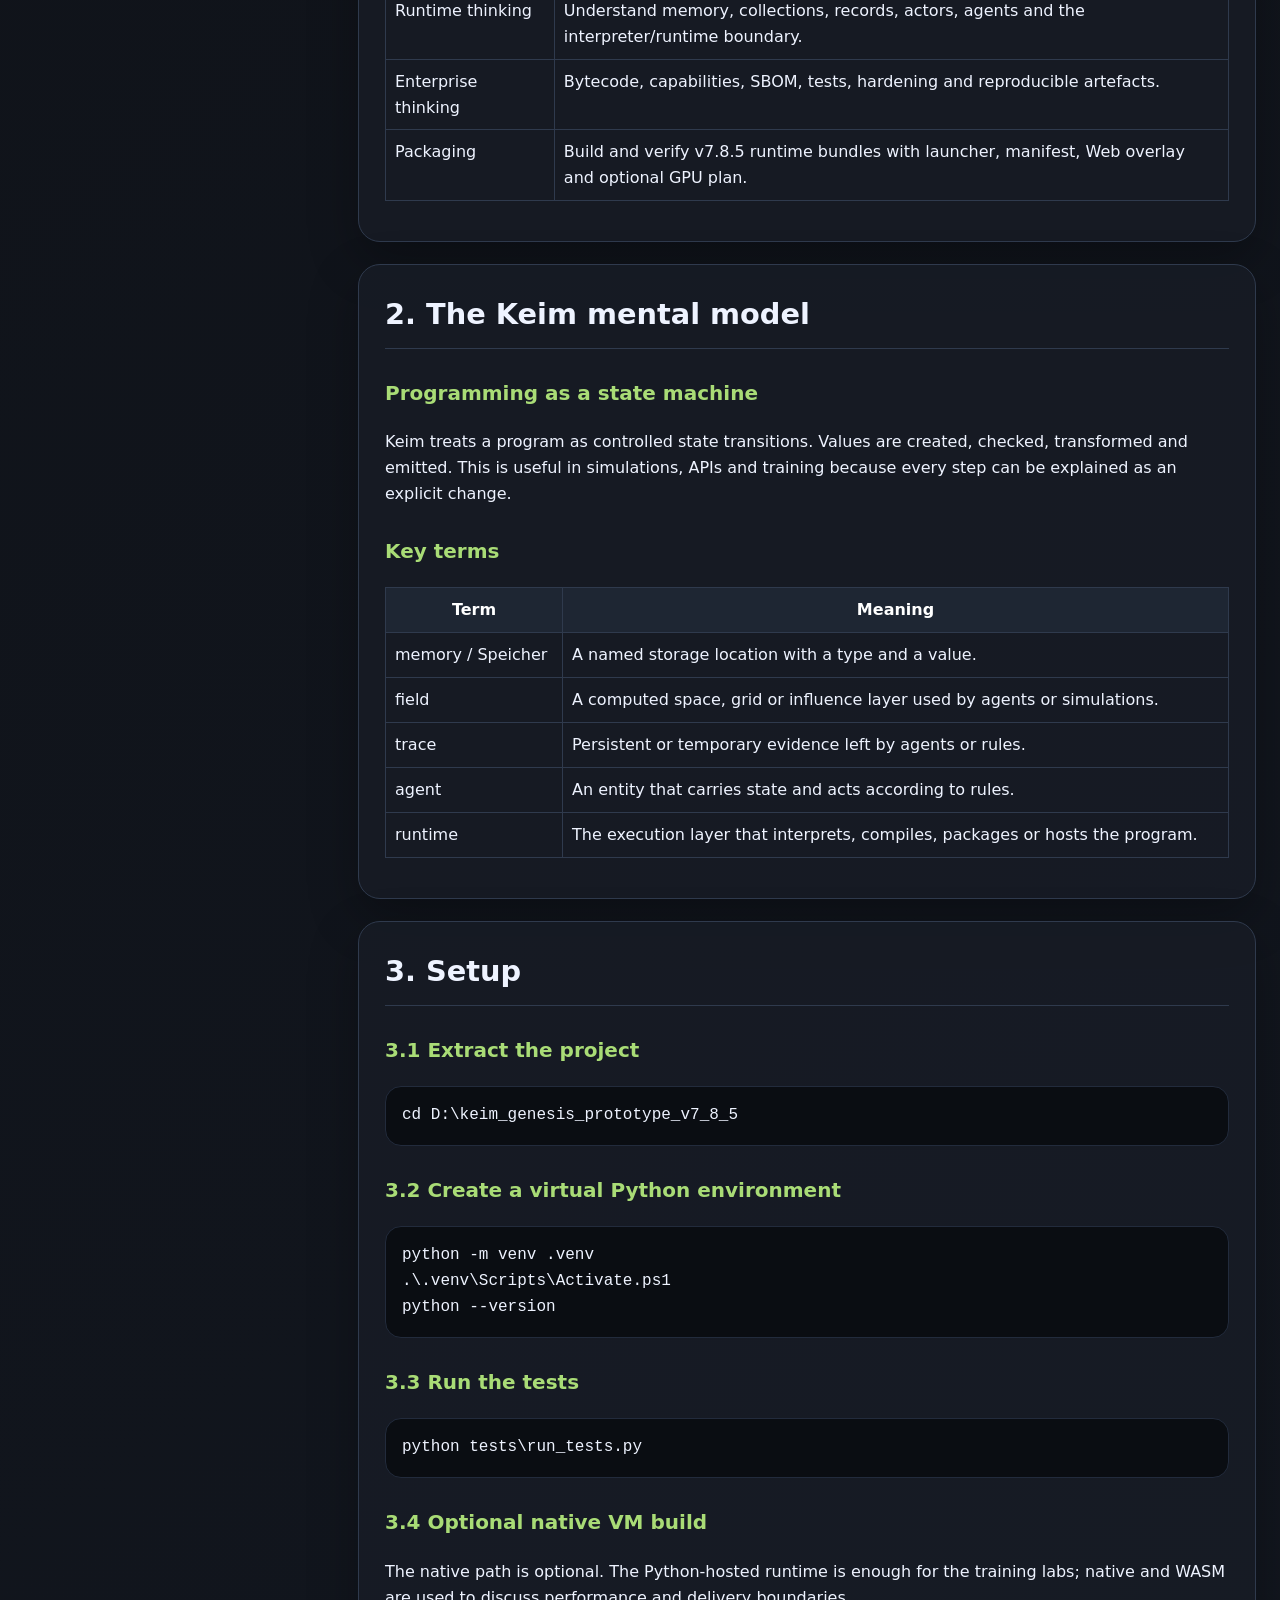
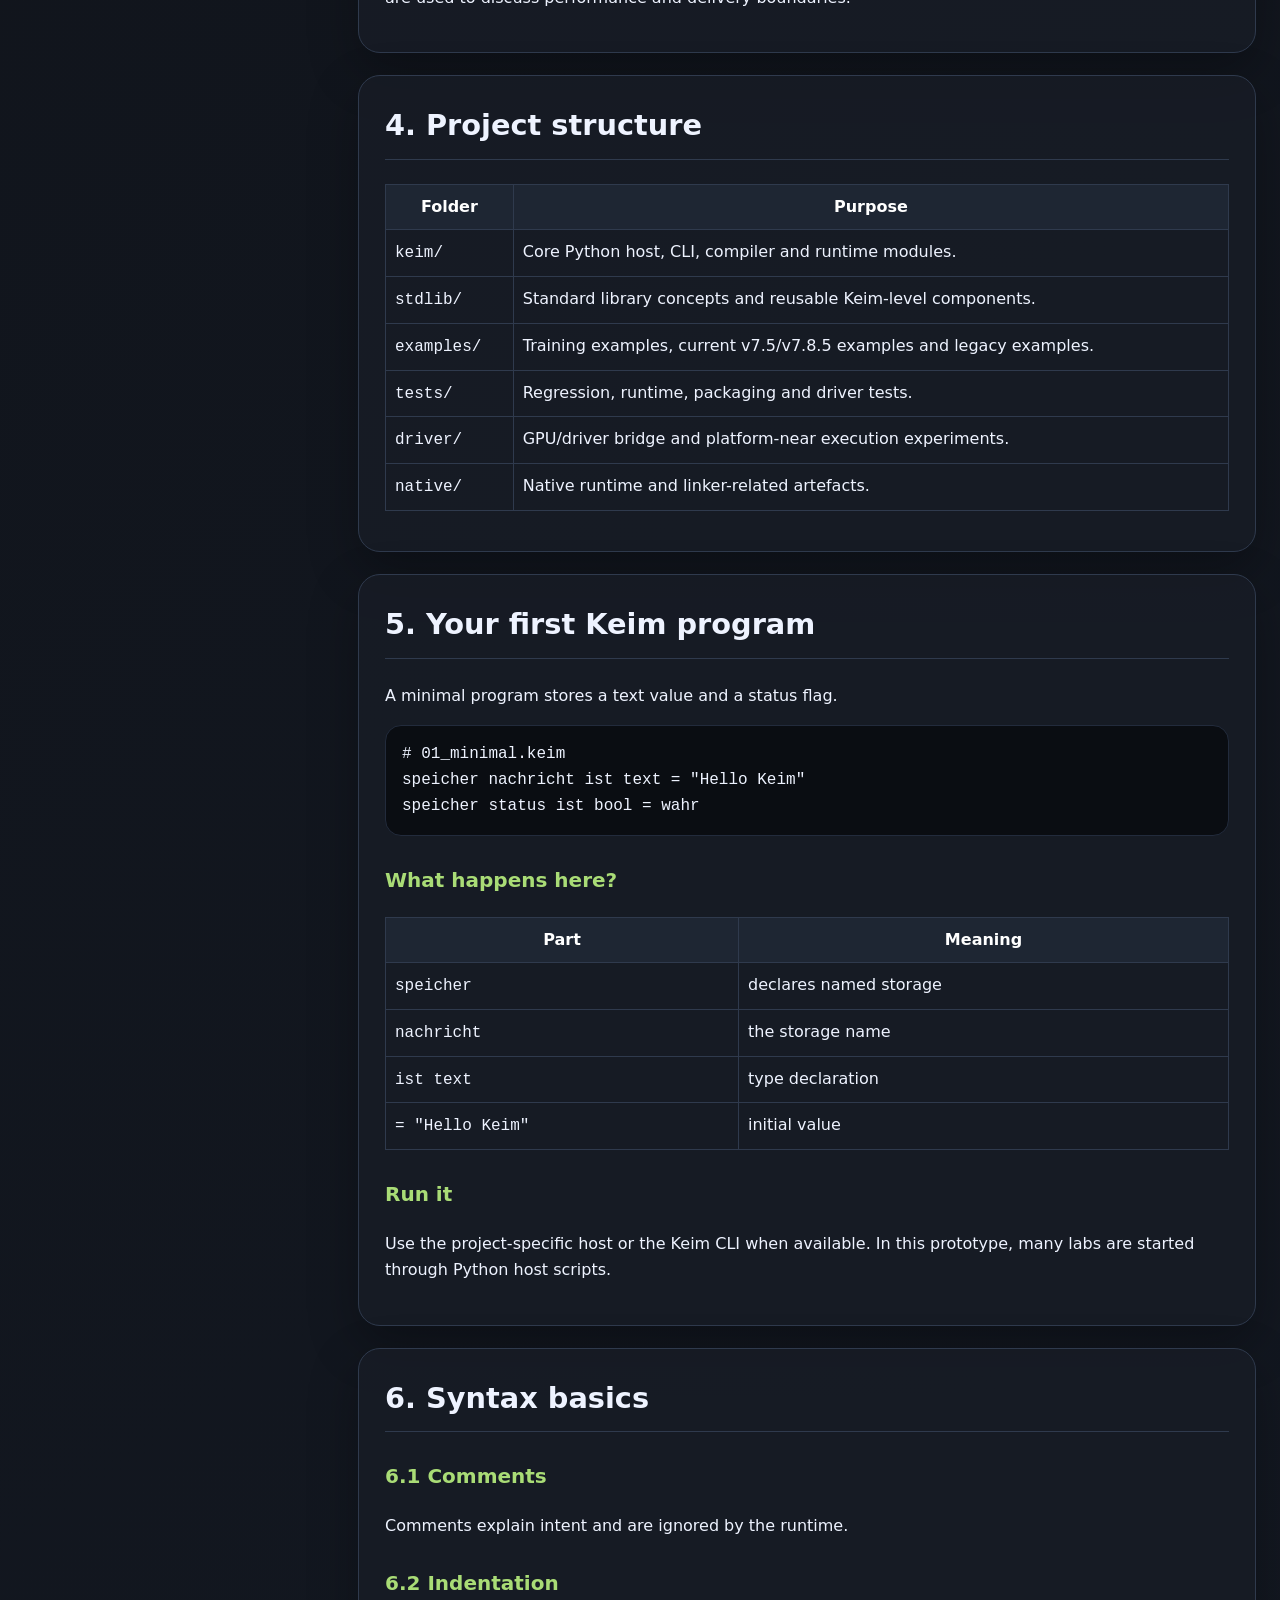
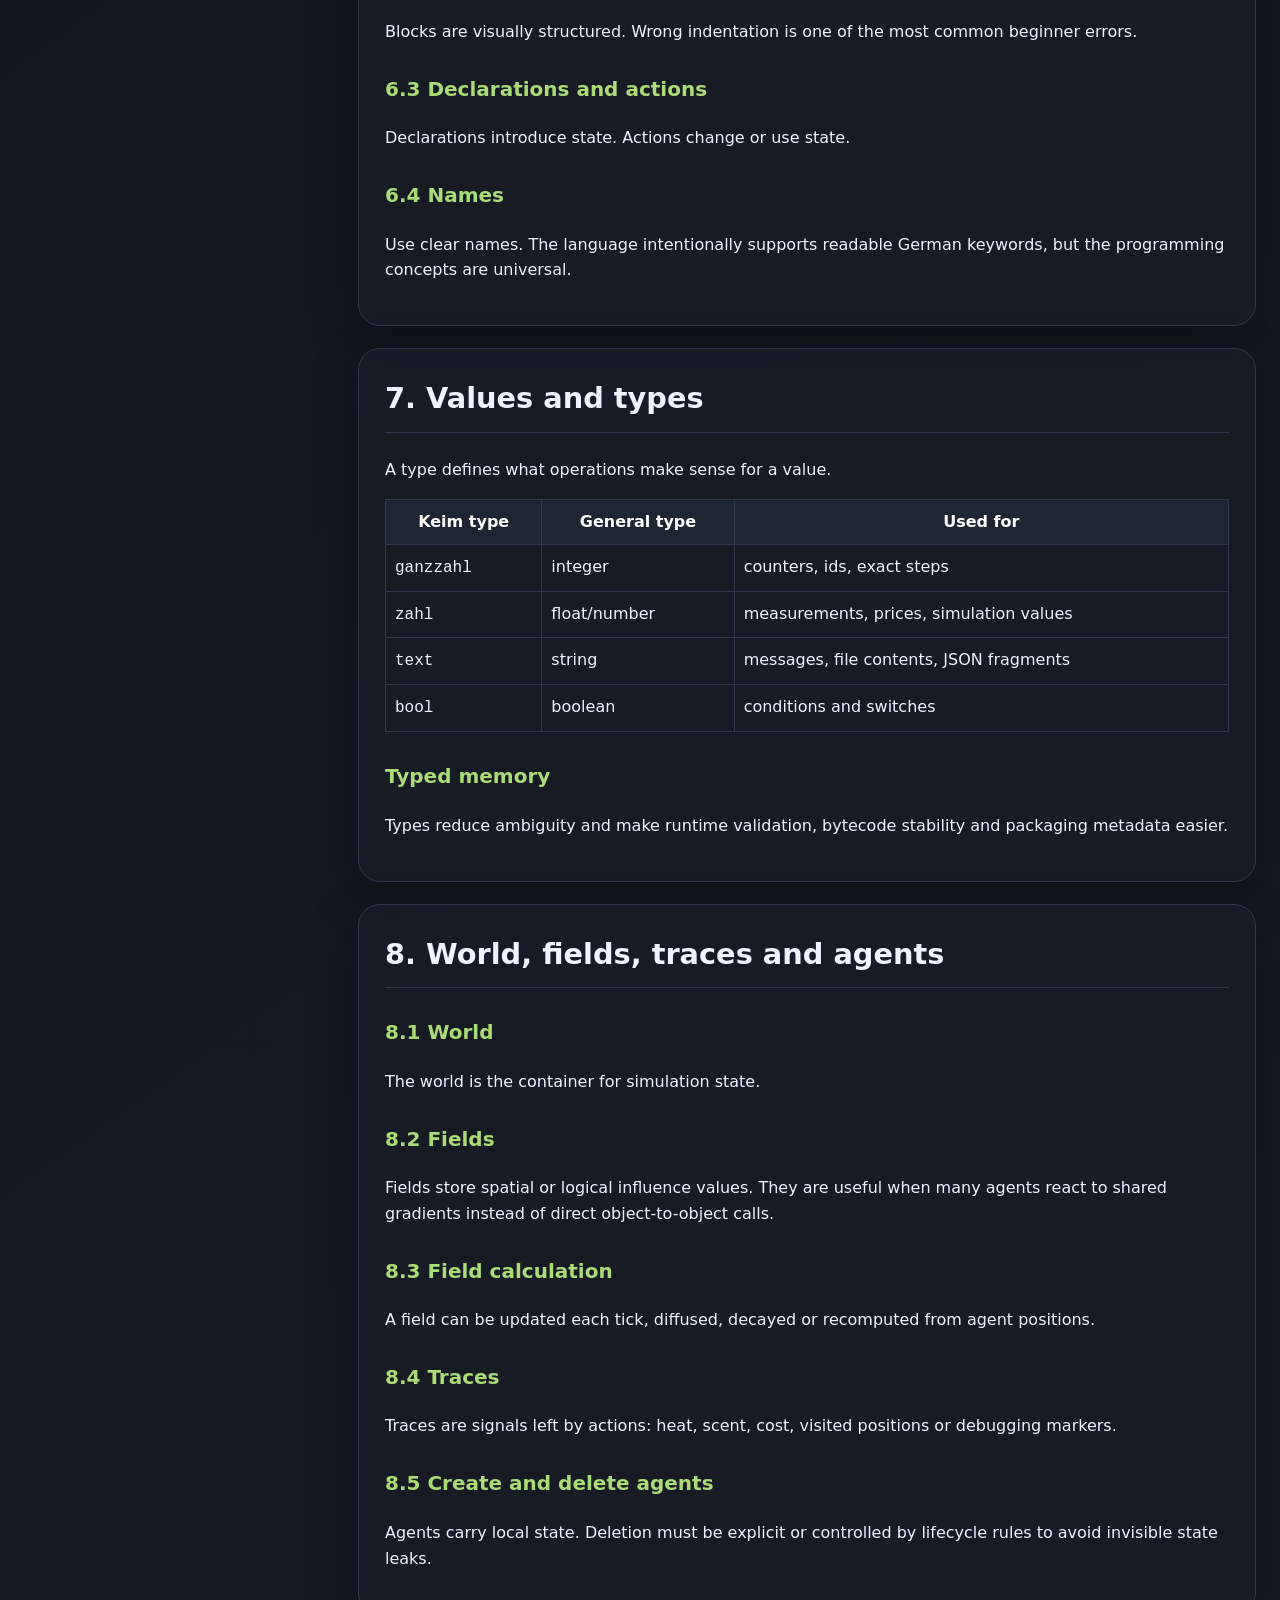
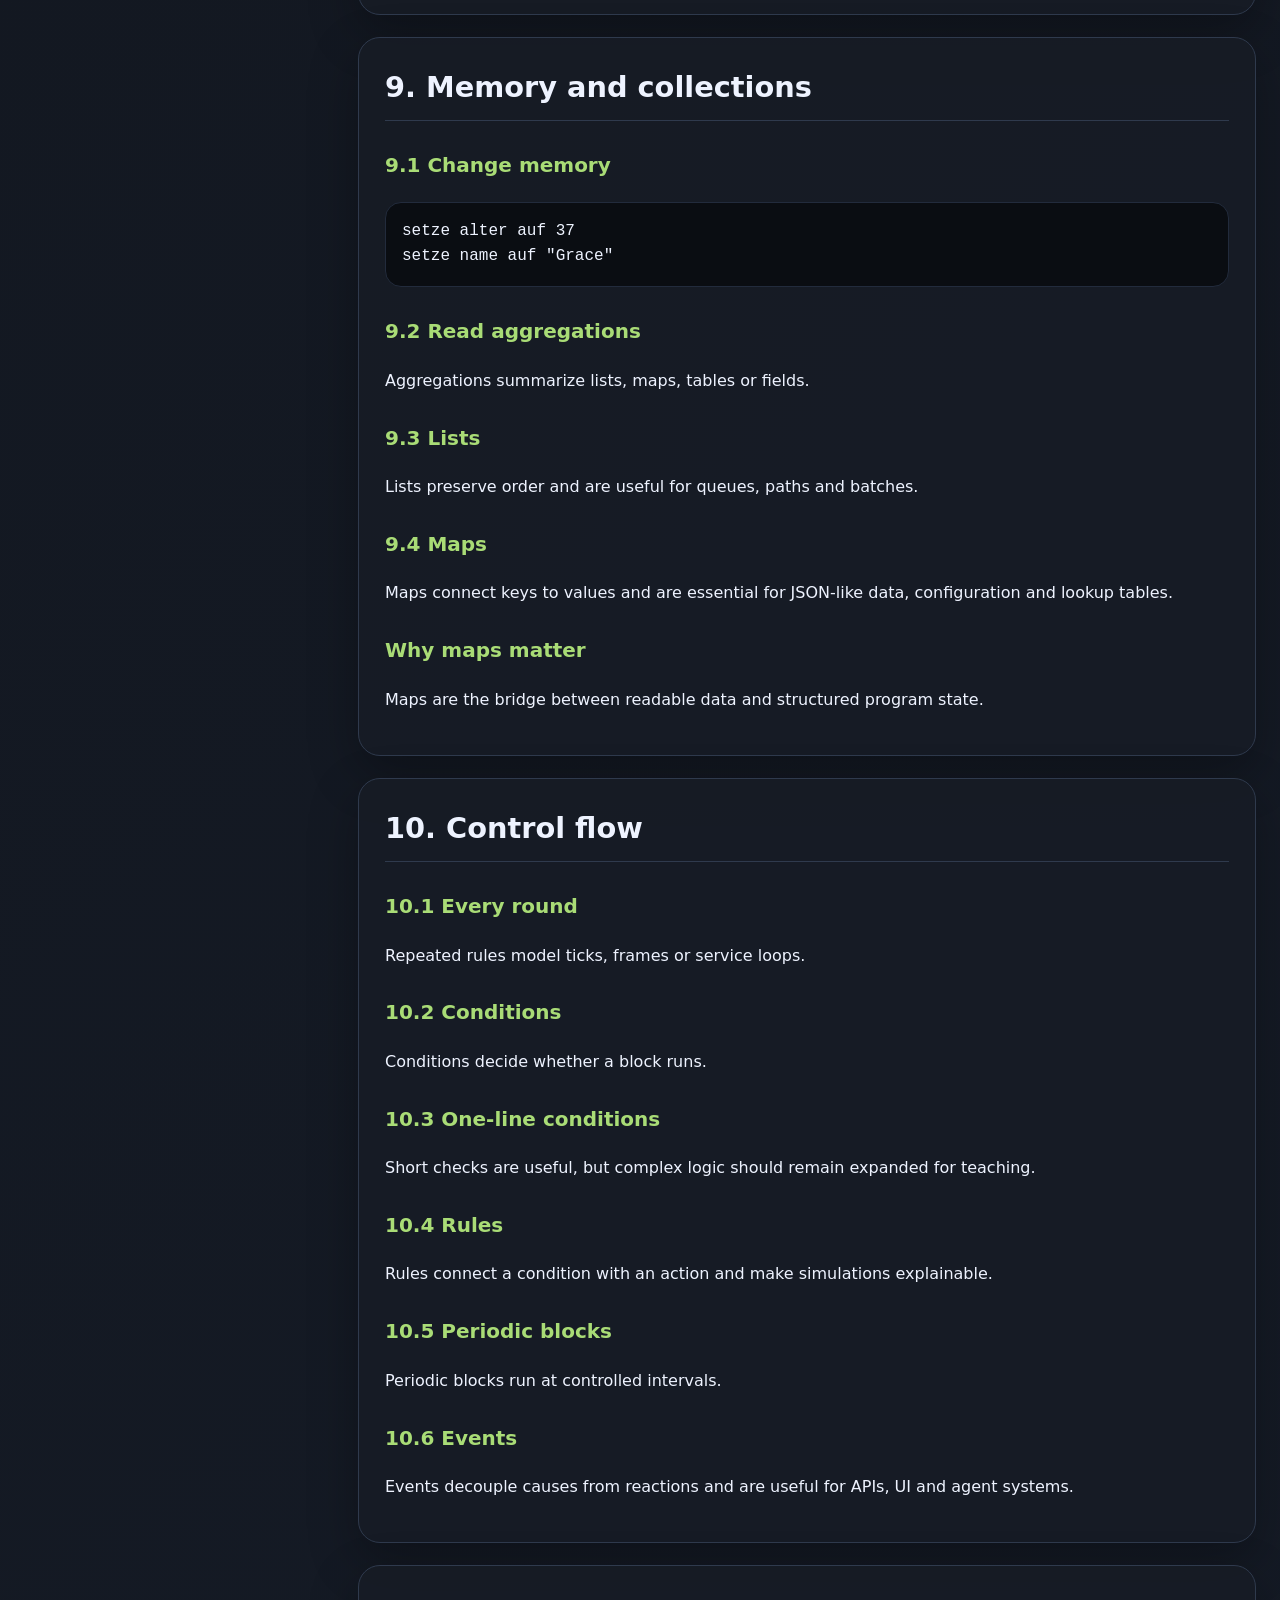
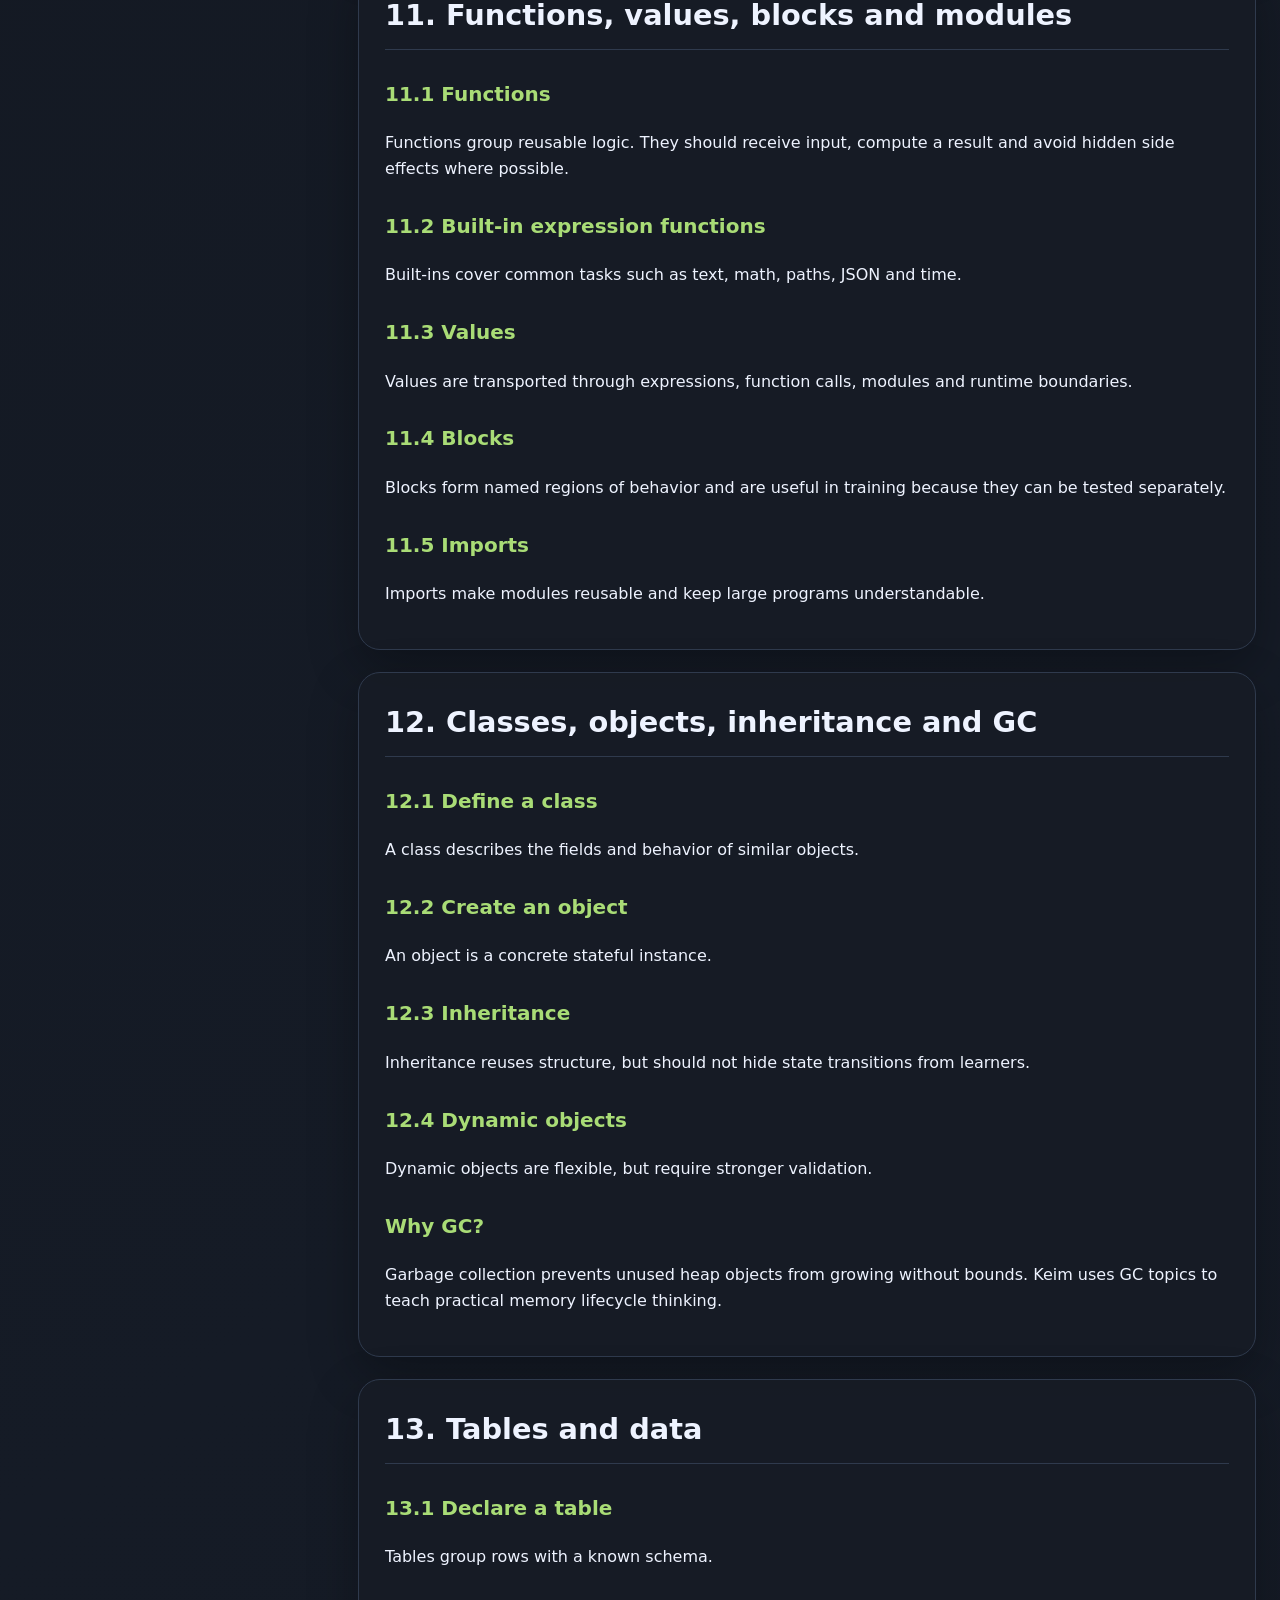
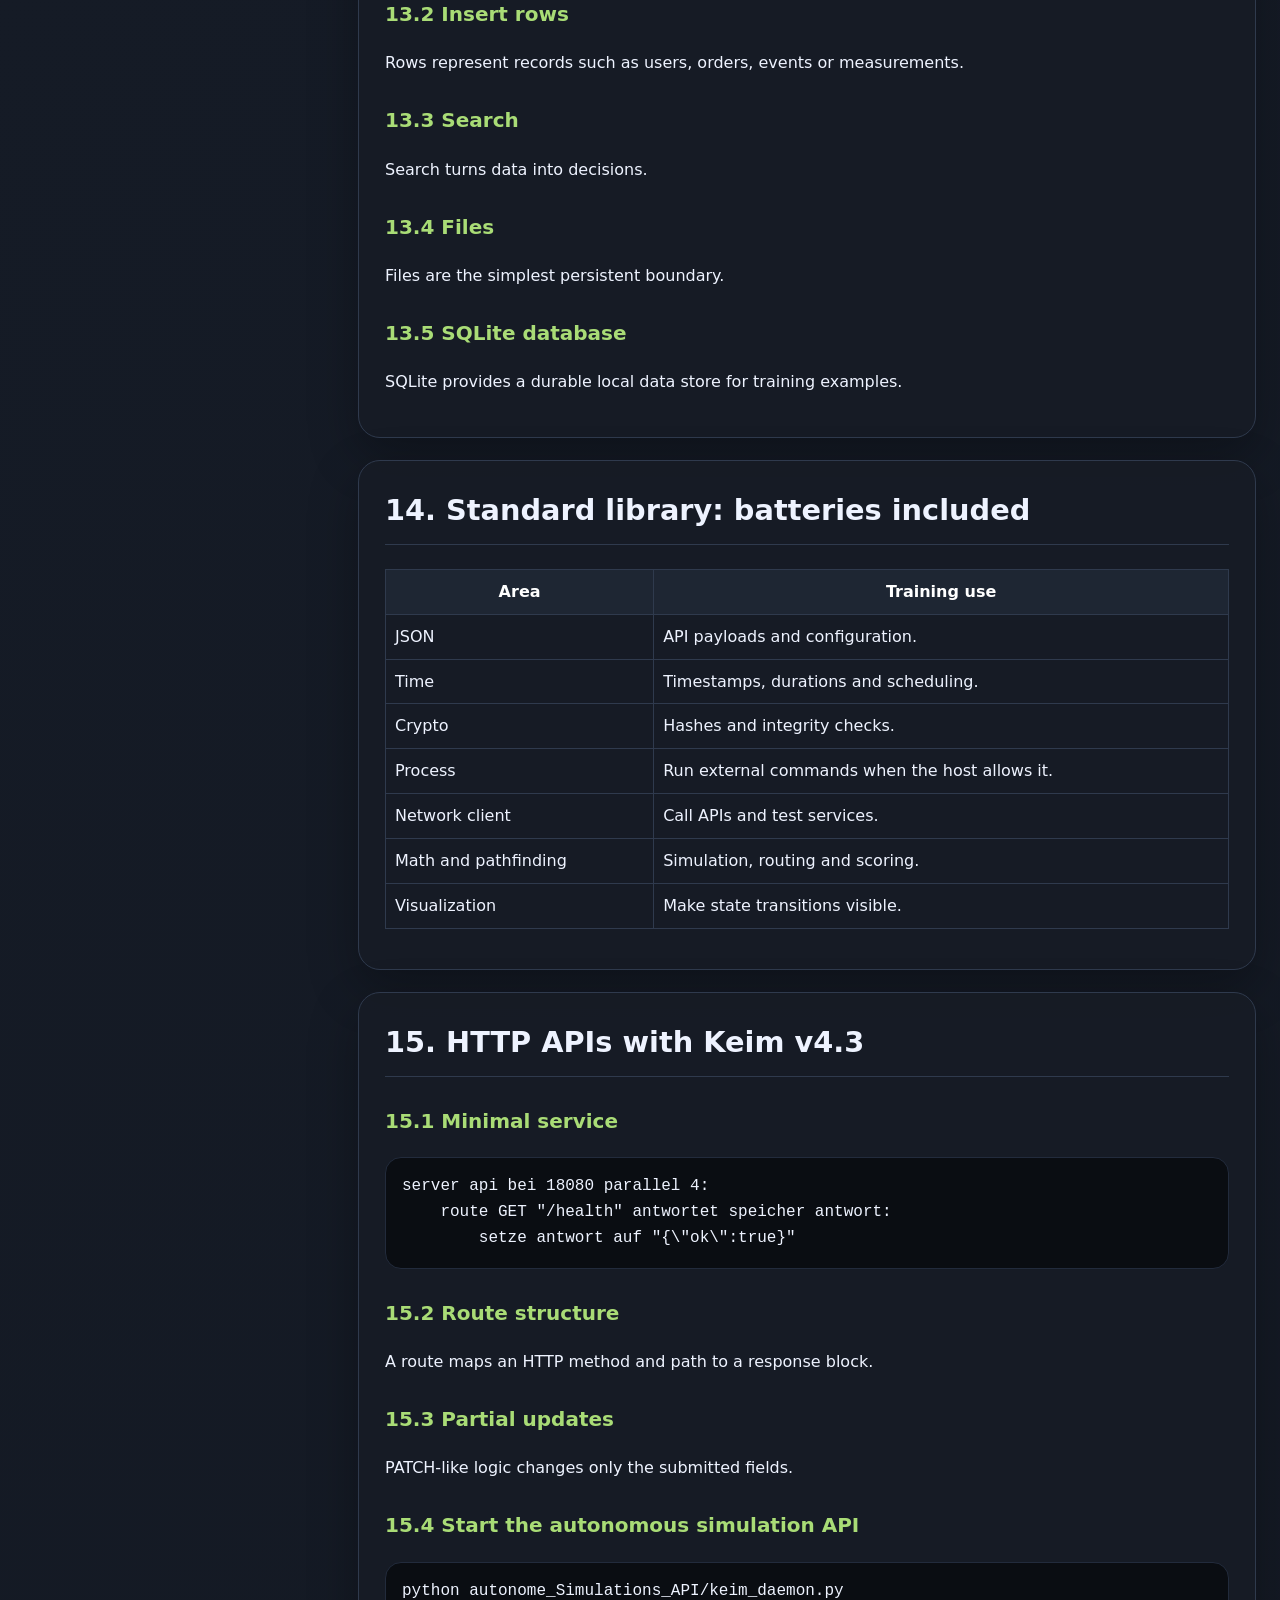
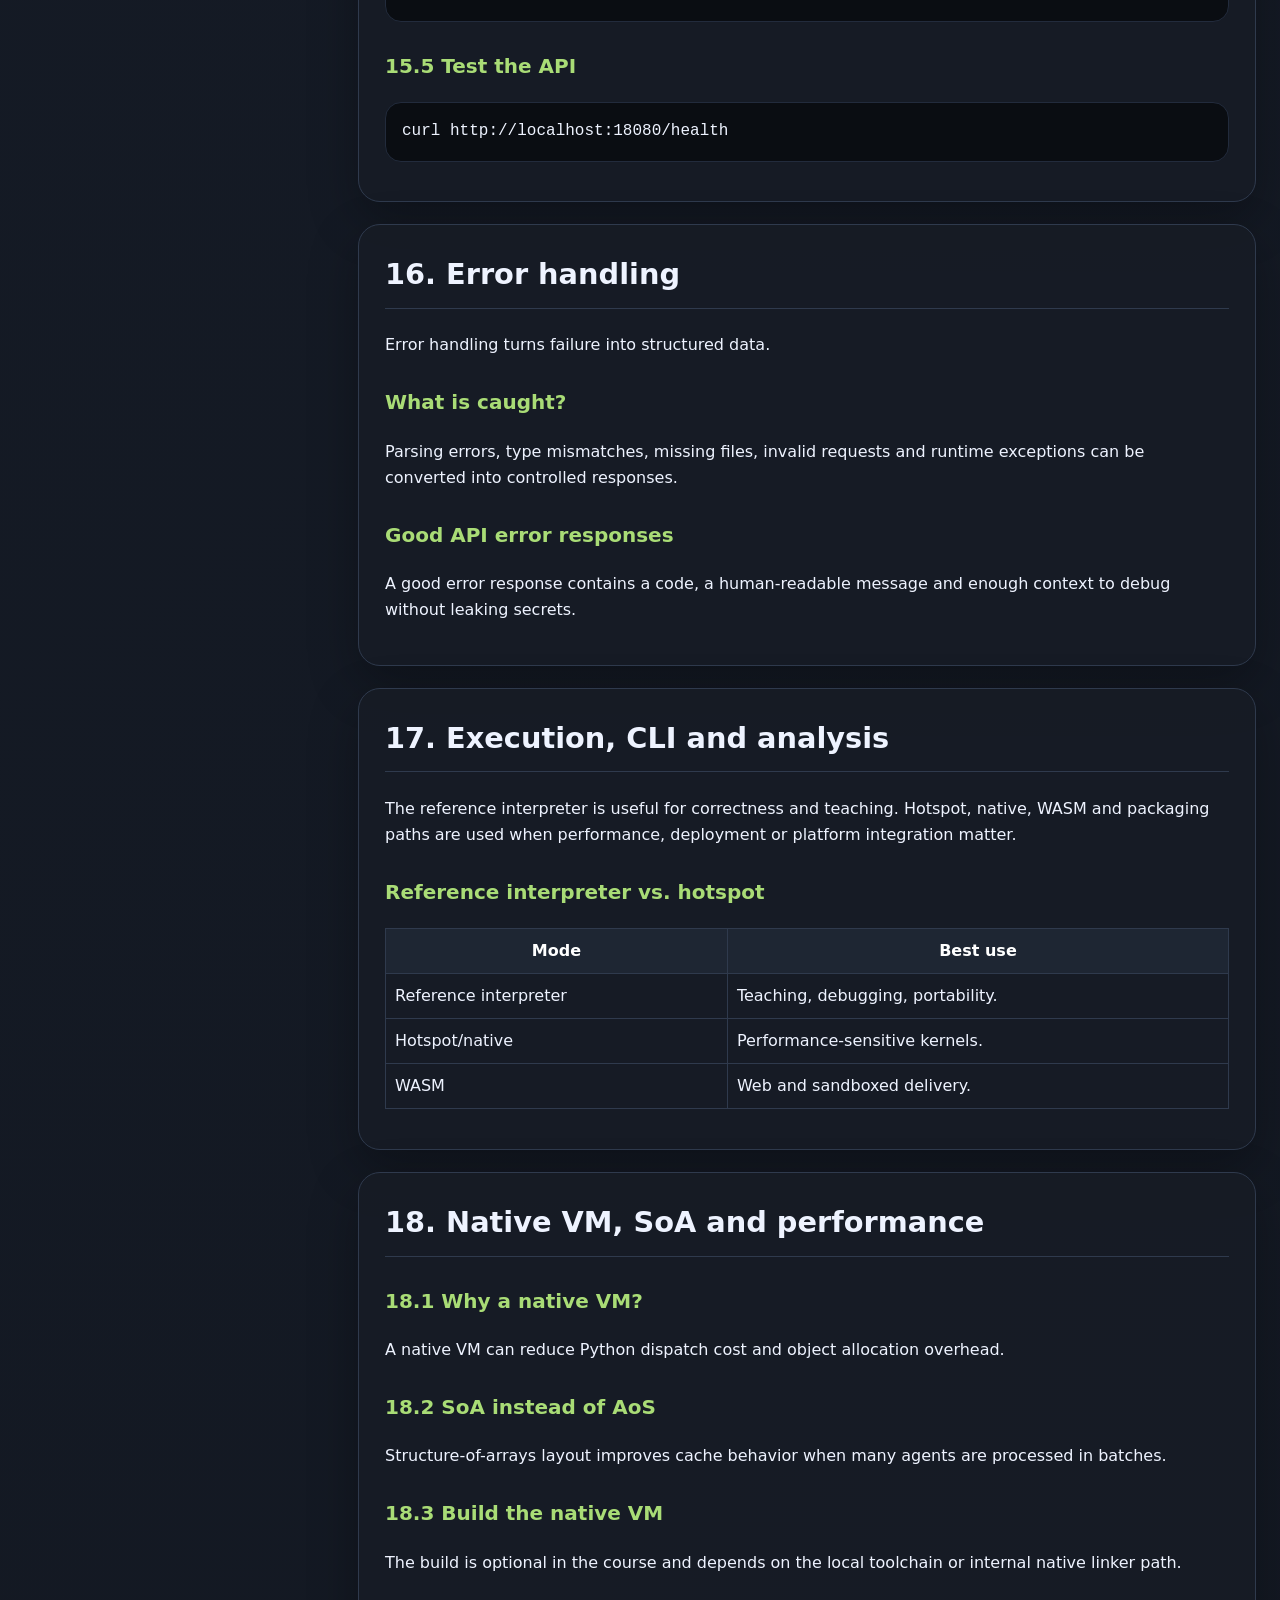
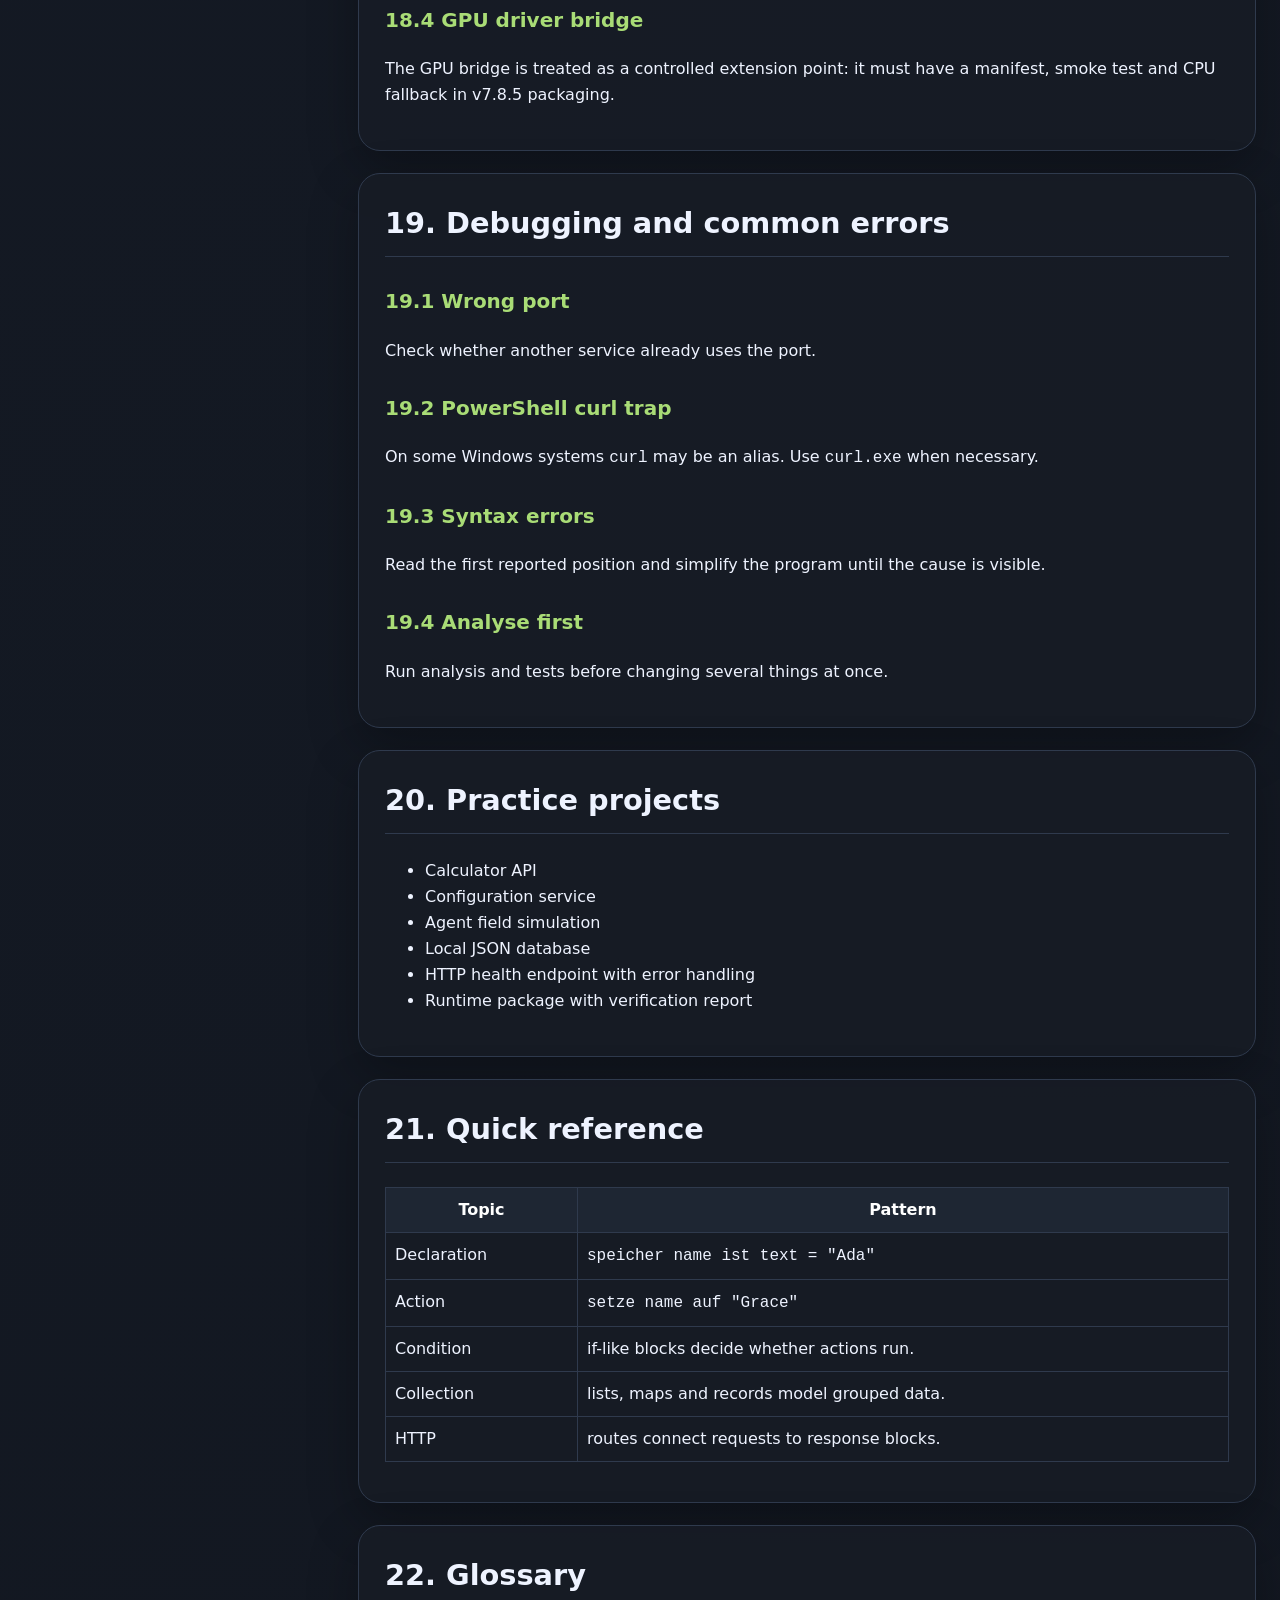
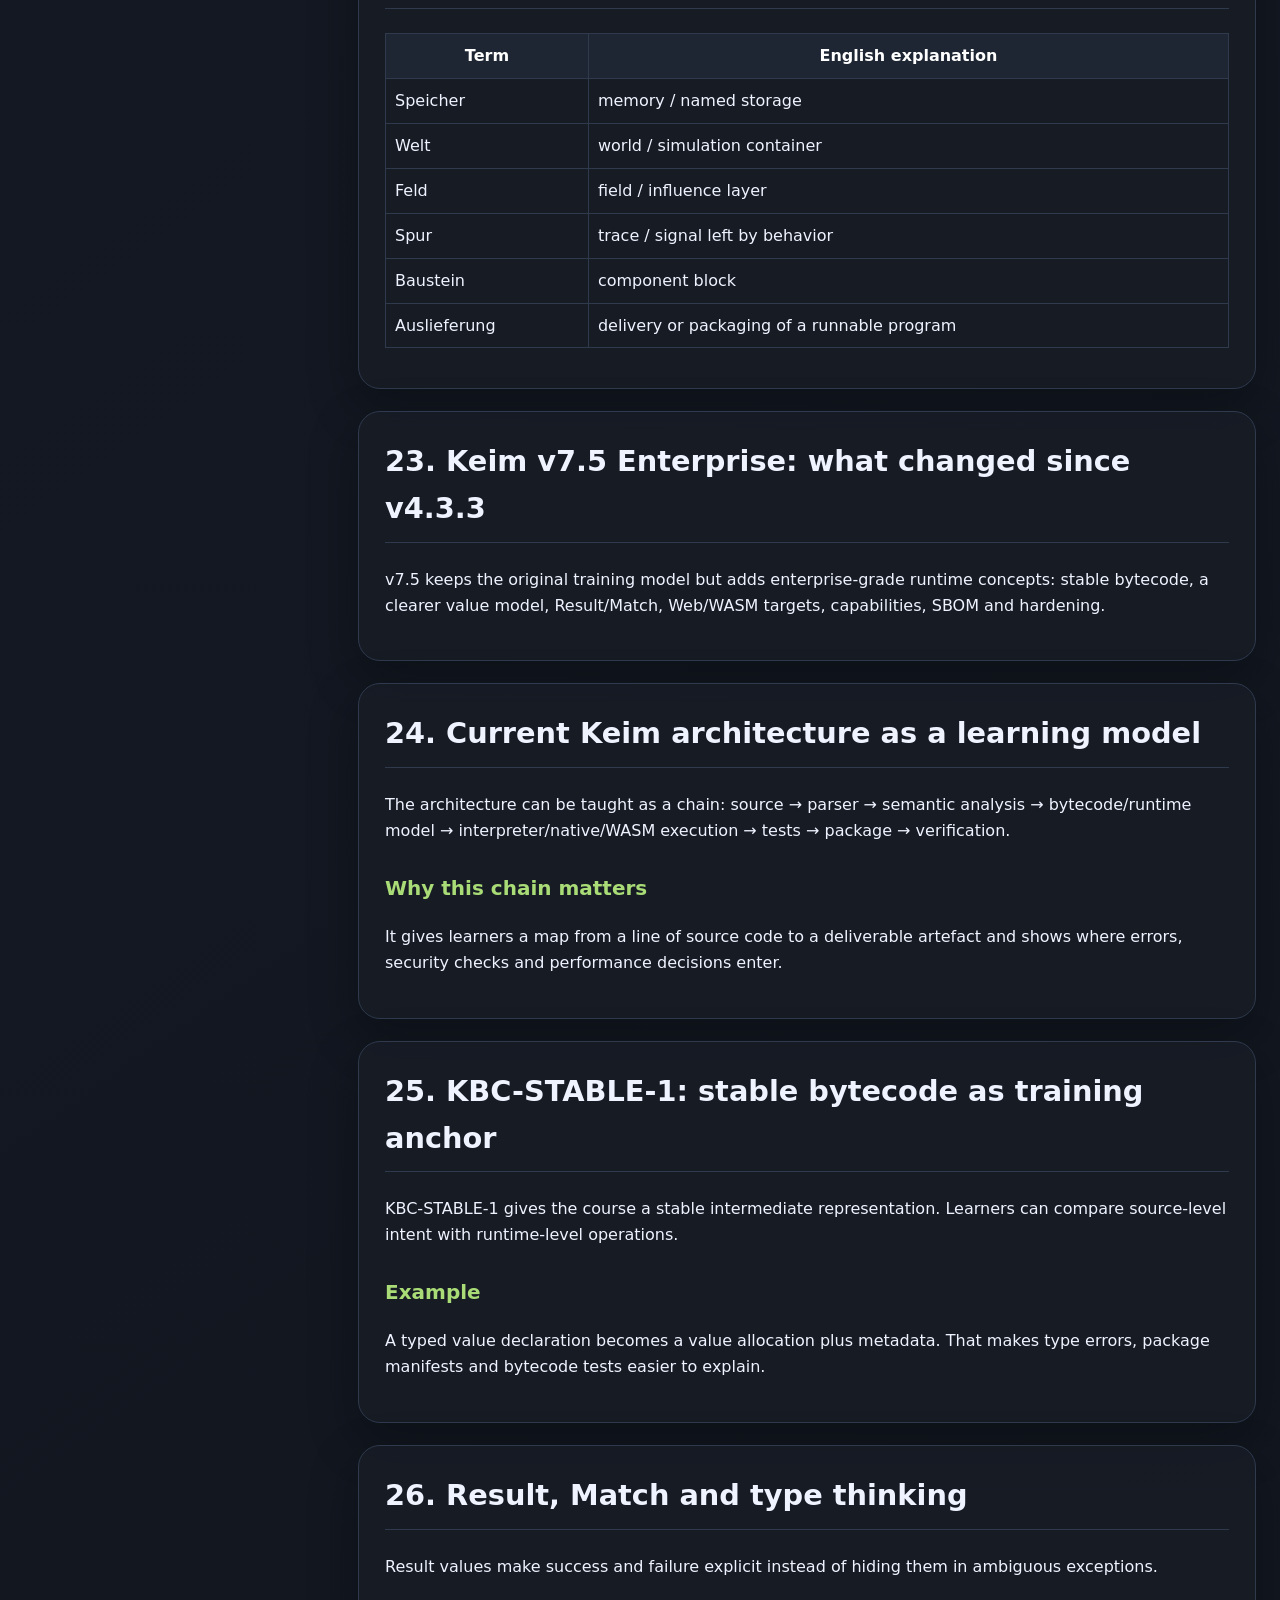
<file: keim_training_materials_en/index.html>
<!doctype html>
<html lang="en">
<head>
<meta charset="utf-8">
<meta name="viewport" content="width=device-width, initial-scale=1">
<title>Keim Genesis Training Materials: Fundamentals, Runtime and Enterprise Platform</title>
<style>
:root{
  --bg:#0f1218; --panel:#171c25; --panel2:#1e2633; --text:#eef3ff; --muted:#aab7cc;
  --accent:#78dce8; --accent2:#a9dc76; --warn:#ffd866; --danger:#ff6188; --code:#0a0d12;
  --border:#2f3a4d; --shadow:0 18px 50px rgba(0,0,0,.28);
}
*{box-sizing:border-box}
html{scroll-behavior:smooth}
body{margin:0;font-family:system-ui,-apple-system,Segoe UI,Roboto,Arial,sans-serif;background:linear-gradient(145deg,#0f1218,#151b26 45%,#10141c);color:var(--text);line-height:1.62}
a{color:var(--accent);text-decoration:none} a:hover{text-decoration:underline}
header.hero{padding:56px 28px 34px;border-bottom:1px solid var(--border);background:radial-gradient(circle at 20% 20%,rgba(120,220,232,.18),transparent 35%),radial-gradient(circle at 80% 0%,rgba(169,220,118,.12),transparent 32%),#111722}
.hero-inner{max-width:1220px;margin:0 auto}.badge{display:inline-block;border:1px solid rgba(120,220,232,.45);color:var(--accent);border-radius:999px;padding:5px 12px;background:rgba(120,220,232,.08);font-size:.9rem}
h1{font-size:clamp(2.1rem,5vw,4.4rem);line-height:1.03;margin:18px 0 12px;letter-spacing:-.04em}.subtitle{font-size:1.22rem;color:var(--muted);max-width:900px}
.layout{display:grid;grid-template-columns:310px minmax(0,1fr);gap:24px;max-width:1460px;margin:0 auto;padding:24px}
nav{position:sticky;top:16px;align-self:start;background:rgba(23,28,37,.86);border:1px solid var(--border);border-radius:22px;padding:16px;box-shadow:var(--shadow);backdrop-filter:blur(12px);max-height:calc(100vh - 32px);overflow:auto}
nav h2{font-size:1rem;margin:6px 8px 12px;color:var(--accent2)} nav a{display:block;padding:8px 10px;border-radius:10px;color:var(--muted);font-size:.95rem} nav a:hover{background:var(--panel2);color:var(--text);text-decoration:none}
main{min-width:0}.card{background:linear-gradient(180deg,rgba(30,38,51,.86),rgba(23,28,37,.94));border:1px solid var(--border);border-radius:22px;padding:24px;box-shadow:var(--shadow);margin-bottom:22px}
section{background:rgba(23,28,37,.84);border:1px solid var(--border);border-radius:22px;padding:26px;margin:22px 0;box-shadow:var(--shadow)}
h2{font-size:1.8rem;margin-top:0;padding-bottom:10px;border-bottom:1px solid var(--border)} h3{font-size:1.25rem;color:var(--accent2);margin-top:1.4em}
pre{background:var(--code);border:1px solid #222b3c;border-radius:16px;padding:16px;overflow:auto} code{font-family:ui-monospace,SFMono-Regular,Consolas,Monaco,monospace}
table{width:100%;border-collapse:collapse;margin:14px 0;border:1px solid var(--border)} th,td{border:1px solid var(--border);padding:9px;vertical-align:top} th{background:#1e2633;color:#fff}
.note{border-left:4px solid var(--accent);background:rgba(120,220,232,.08);padding:12px 14px;border-radius:12px}.warn{border-left-color:var(--warn);background:rgba(255,216,102,.08)}
.kbd{display:inline-block;border:1px solid var(--border);background:#0b1018;border-radius:8px;padding:1px 6px;color:#fff}.tag{display:inline-block;border:1px solid var(--border);border-radius:999px;padding:2px 8px;margin:2px;color:var(--accent2);background:#111722}
@media(max-width:900px){.layout{grid-template-columns:1fr}nav{position:relative;top:0;max-height:none}}
</style>
</head>
<body>
<header class="hero"><div class="hero-inner">
<span class="badge">English edition · Keim Genesis v7.8.5</span>
<h1>Keim Genesis Training Materials: Fundamentals, Runtime and Enterprise Platform</h1>
<p class="subtitle">Complete English training edition for the original v4.3.3 content, the v7.5 Enterprise extension and the v7.8.5 self-bootstrapping runtime packager.</p>
<p><span class="tag">beginner-friendly</span><span class="tag">runtime</span><span class="tag">Enterprise v7.5</span><span class="tag">Packaging v7.8.5</span><span class="tag">GPU-aware delivery</span></p>
</div></header>
<div class="layout">
<nav><h2>Contents</h2><a href="#s0">0. Preface: The Genesis of Keim</a>
<a href="#s1">1. Training goals</a>
<a href="#s2">2. The Keim mental model</a>
<a href="#s3">3. Setup</a>
<a href="#s4">4. Project structure</a>
<a href="#s5">5. Your first Keim program</a>
<a href="#s6">6. Syntax basics</a>
<a href="#s7">7. Values and types</a>
<a href="#s8">8. World, fields, traces and agents</a>
<a href="#s9">9. Memory and collections</a>
<a href="#s10">10. Control flow</a>
<a href="#s11">11. Functions, values, blocks and modules</a>
<a href="#s12">12. Classes, objects, inheritance and GC</a>
<a href="#s13">13. Tables and data</a>
<a href="#s14">14. Standard library: batteries included</a>
<a href="#s15">15. HTTP APIs with Keim v4.3</a>
<a href="#s16">16. Error handling</a>
<a href="#s17">17. Execution, CLI and analysis</a>
<a href="#s18">18. Native VM, SoA and performance</a>
<a href="#s19">19. Debugging and common errors</a>
<a href="#s20">20. Practice projects</a>
<a href="#s21">21. Quick reference</a>
<a href="#s22">22. Glossary</a>
<a href="#s23">23. Keim v7.5 Enterprise: what changed since v4.3.3</a>
<a href="#s24">24. Current Keim architecture as a learning model</a>
<a href="#s25">25. KBC-STABLE-1: stable bytecode as training anchor</a>
<a href="#s26">26. Result, Match and type thinking</a>
<a href="#s27">27. Records, lists, maps and WASM heap</a>
<a href="#s28">28. Memory management: region, hashmap, GC and compaction</a>
<a href="#s29">29. Native and WASM: compare three execution paths</a>
<a href="#s30">30. Enterprise security: capabilities, SBOM and reproducible builds</a>
<a href="#s31">31. Web training: DOM, import maps and JS interop</a>
<a href="#s32">32. Training Impossible: prototype for self-optimisation</a>
<a href="#s33">33. Hardening Matrix: professional checks instead of hope</a>
<a href="#s34">34. Lesson plan: from the old course to Enterprise</a>
<a href="#s35">35. Keim v7.8.5: Self-Bootstrapping Runtime Packager</a></nav>
<main>
<div class="card note"><strong>Translation note:</strong> This English edition keeps the original course structure and technical intent. Keim language keywords inside code examples intentionally remain German where they are part of the language syntax.</div>
<section id="s0"><h2>0. Preface: The Genesis of Keim</h2>

<h3>The vision</h3>
<p>Keim was designed as a sovereign programming substrate: readable enough for training, close enough to the machine to reason about runtime, memory, native execution and delivery artefacts. The course therefore teaches syntax, but also system thinking: values, state, rules, fields, agents, modules and runtime boundaries.</p>
<h3>Why the name “Keim”?</h3>
<p>A <em>keim</em>, a seed or germ, is a compact unit that contains a plan for growth. A small Keim program can start with a few named values and grow into an HTTP service, a field simulation, a Web adapter, a native target or a runtime package.</p>
<h3>Path to v4.3.3 and beyond</h3>
<p>The original v4.3.3 course remains the foundation. Later v7.5 Enterprise chapters add stable bytecode, Result/Match, Web/WASM, security and hardening. Version v7.8.5 adds the delivery layer: full runtime packaging, self-bootstrapping launchers, GPU-aware packaging and verifiable bundles.</p>

</section>
<section id="s1"><h2>1. Training goals</h2>

<p>After this training learners should be able to write Keim programs, inspect their state model, expose simple HTTP APIs, understand runtime artefacts and package a program for controlled delivery.</p>
<table><tr><th>Goal</th><th>Result</th></tr>
<tr><td>Programming basics</td><td>Variables, types, expressions, control flow, functions and modules.</td></tr>
<tr><td>Runtime thinking</td><td>Understand memory, collections, records, actors, agents and the interpreter/runtime boundary.</td></tr>
<tr><td>Enterprise thinking</td><td>Bytecode, capabilities, SBOM, tests, hardening and reproducible artefacts.</td></tr>
<tr><td>Packaging</td><td>Build and verify v7.8.5 runtime bundles with launcher, manifest, Web overlay and optional GPU plan.</td></tr></table>

</section>
<section id="s2"><h2>2. The Keim mental model</h2>

<h3>Programming as a state machine</h3>
<p>Keim treats a program as controlled state transitions. Values are created, checked, transformed and emitted. This is useful in simulations, APIs and training because every step can be explained as an explicit change.</p>
<h3>Key terms</h3>
<table><tr><th>Term</th><th>Meaning</th></tr>
<tr><td>memory / Speicher</td><td>A named storage location with a type and a value.</td></tr>
<tr><td>field</td><td>A computed space, grid or influence layer used by agents or simulations.</td></tr>
<tr><td>trace</td><td>Persistent or temporary evidence left by agents or rules.</td></tr>
<tr><td>agent</td><td>An entity that carries state and acts according to rules.</td></tr>
<tr><td>runtime</td><td>The execution layer that interprets, compiles, packages or hosts the program.</td></tr></table>

</section>
<section id="s3"><h2>3. Setup</h2>

<h3>3.1 Extract the project</h3><pre><code>cd D:\keim_genesis_prototype_v7_8_5</code></pre>
<h3>3.2 Create a virtual Python environment</h3><pre><code>python -m venv .venv
.\.venv\Scripts\Activate.ps1
python --version</code></pre>
<h3>3.3 Run the tests</h3><pre><code>python tests\run_tests.py</code></pre>
<h3>3.4 Optional native VM build</h3><p>The native path is optional. The Python-hosted runtime is enough for the training labs; native and WASM are used to discuss performance and delivery boundaries.</p>

</section>
<section id="s4"><h2>4. Project structure</h2>

<table><tr><th>Folder</th><th>Purpose</th></tr>
<tr><td><code>keim/</code></td><td>Core Python host, CLI, compiler and runtime modules.</td></tr>
<tr><td><code>stdlib/</code></td><td>Standard library concepts and reusable Keim-level components.</td></tr>
<tr><td><code>examples/</code></td><td>Training examples, current v7.5/v7.8.5 examples and legacy examples.</td></tr>
<tr><td><code>tests/</code></td><td>Regression, runtime, packaging and driver tests.</td></tr>
<tr><td><code>driver/</code></td><td>GPU/driver bridge and platform-near execution experiments.</td></tr>
<tr><td><code>native/</code></td><td>Native runtime and linker-related artefacts.</td></tr>
</table>

</section>
<section id="s5"><h2>5. Your first Keim program</h2>

<p>A minimal program stores a text value and a status flag.</p>
<pre><code># 01_minimal.keim
speicher nachricht ist text = "Hello Keim"
speicher status ist bool = wahr</code></pre>
<h3>What happens here?</h3><table><tr><th>Part</th><th>Meaning</th></tr>
<tr><td><code>speicher</code></td><td>declares named storage</td></tr><tr><td><code>nachricht</code></td><td>the storage name</td></tr><tr><td><code>ist text</code></td><td>type declaration</td></tr><tr><td><code>= "Hello Keim"</code></td><td>initial value</td></tr></table>
<h3>Run it</h3><p>Use the project-specific host or the Keim CLI when available. In this prototype, many labs are started through Python host scripts.</p>

</section>
<section id="s6"><h2>6. Syntax basics</h2>

<h3>6.1 Comments</h3><p>Comments explain intent and are ignored by the runtime.</p>
<h3>6.2 Indentation</h3><p>Blocks are visually structured. Wrong indentation is one of the most common beginner errors.</p>
<h3>6.3 Declarations and actions</h3><p>Declarations introduce state. Actions change or use state.</p>
<h3>6.4 Names</h3><p>Use clear names. The language intentionally supports readable German keywords, but the programming concepts are universal.</p>

</section>
<section id="s7"><h2>7. Values and types</h2>

<p>A type defines what operations make sense for a value.</p>
<table><tr><th>Keim type</th><th>General type</th><th>Used for</th></tr>
<tr><td><code>ganzzahl</code></td><td>integer</td><td>counters, ids, exact steps</td></tr>
<tr><td><code>zahl</code></td><td>float/number</td><td>measurements, prices, simulation values</td></tr>
<tr><td><code>text</code></td><td>string</td><td>messages, file contents, JSON fragments</td></tr>
<tr><td><code>bool</code></td><td>boolean</td><td>conditions and switches</td></tr></table>
<h3>Typed memory</h3><p>Types reduce ambiguity and make runtime validation, bytecode stability and packaging metadata easier.</p>

</section>
<section id="s8"><h2>8. World, fields, traces and agents</h2>

<h3>8.1 World</h3><p>The world is the container for simulation state.</p>
<h3>8.2 Fields</h3><p>Fields store spatial or logical influence values. They are useful when many agents react to shared gradients instead of direct object-to-object calls.</p>
<h3>8.3 Field calculation</h3><p>A field can be updated each tick, diffused, decayed or recomputed from agent positions.</p>
<h3>8.4 Traces</h3><p>Traces are signals left by actions: heat, scent, cost, visited positions or debugging markers.</p>
<h3>8.5 Create and delete agents</h3><p>Agents carry local state. Deletion must be explicit or controlled by lifecycle rules to avoid invisible state leaks.</p>

</section>
<section id="s9"><h2>9. Memory and collections</h2>

<h3>9.1 Change memory</h3><pre><code>setze alter auf 37
setze name auf "Grace"</code></pre>
<h3>9.2 Read aggregations</h3><p>Aggregations summarize lists, maps, tables or fields.</p>
<h3>9.3 Lists</h3><p>Lists preserve order and are useful for queues, paths and batches.</p>
<h3>9.4 Maps</h3><p>Maps connect keys to values and are essential for JSON-like data, configuration and lookup tables.</p>
<h3>Why maps matter</h3><p>Maps are the bridge between readable data and structured program state.</p>

</section>
<section id="s10"><h2>10. Control flow</h2>

<h3>10.1 Every round</h3><p>Repeated rules model ticks, frames or service loops.</p>
<h3>10.2 Conditions</h3><p>Conditions decide whether a block runs.</p>
<h3>10.3 One-line conditions</h3><p>Short checks are useful, but complex logic should remain expanded for teaching.</p>
<h3>10.4 Rules</h3><p>Rules connect a condition with an action and make simulations explainable.</p>
<h3>10.5 Periodic blocks</h3><p>Periodic blocks run at controlled intervals.</p>
<h3>10.6 Events</h3><p>Events decouple causes from reactions and are useful for APIs, UI and agent systems.</p>

</section>
<section id="s11"><h2>11. Functions, values, blocks and modules</h2>

<h3>11.1 Functions</h3><p>Functions group reusable logic. They should receive input, compute a result and avoid hidden side effects where possible.</p>
<h3>11.2 Built-in expression functions</h3><p>Built-ins cover common tasks such as text, math, paths, JSON and time.</p>
<h3>11.3 Values</h3><p>Values are transported through expressions, function calls, modules and runtime boundaries.</p>
<h3>11.4 Blocks</h3><p>Blocks form named regions of behavior and are useful in training because they can be tested separately.</p>
<h3>11.5 Imports</h3><p>Imports make modules reusable and keep large programs understandable.</p>

</section>
<section id="s12"><h2>12. Classes, objects, inheritance and GC</h2>

<h3>12.1 Define a class</h3><p>A class describes the fields and behavior of similar objects.</p>
<h3>12.2 Create an object</h3><p>An object is a concrete stateful instance.</p>
<h3>12.3 Inheritance</h3><p>Inheritance reuses structure, but should not hide state transitions from learners.</p>
<h3>12.4 Dynamic objects</h3><p>Dynamic objects are flexible, but require stronger validation.</p>
<h3>Why GC?</h3><p>Garbage collection prevents unused heap objects from growing without bounds. Keim uses GC topics to teach practical memory lifecycle thinking.</p>

</section>
<section id="s13"><h2>13. Tables and data</h2>

<h3>13.1 Declare a table</h3><p>Tables group rows with a known schema.</p>
<h3>13.2 Insert rows</h3><p>Rows represent records such as users, orders, events or measurements.</p>
<h3>13.3 Search</h3><p>Search turns data into decisions.</p>
<h3>13.4 Files</h3><p>Files are the simplest persistent boundary.</p>
<h3>13.5 SQLite database</h3><p>SQLite provides a durable local data store for training examples.</p>

</section>
<section id="s14"><h2>14. Standard library: batteries included</h2>

<table><tr><th>Area</th><th>Training use</th></tr>
<tr><td>JSON</td><td>API payloads and configuration.</td></tr>
<tr><td>Time</td><td>Timestamps, durations and scheduling.</td></tr>
<tr><td>Crypto</td><td>Hashes and integrity checks.</td></tr>
<tr><td>Process</td><td>Run external commands when the host allows it.</td></tr>
<tr><td>Network client</td><td>Call APIs and test services.</td></tr>
<tr><td>Math and pathfinding</td><td>Simulation, routing and scoring.</td></tr>
<tr><td>Visualization</td><td>Make state transitions visible.</td></tr></table>

</section>
<section id="s15"><h2>15. HTTP APIs with Keim v4.3</h2>

<h3>15.1 Minimal service</h3><pre><code>server api bei 18080 parallel 4:
    route GET "/health" antwortet speicher antwort:
        setze antwort auf "{\"ok\":true}"</code></pre>
<h3>15.2 Route structure</h3><p>A route maps an HTTP method and path to a response block.</p>
<h3>15.3 Partial updates</h3><p>PATCH-like logic changes only the submitted fields.</p>
<h3>15.4 Start the autonomous simulation API</h3><pre><code>python autonome_Simulations_API/keim_daemon.py</code></pre>
<h3>15.5 Test the API</h3><pre><code>curl http://localhost:18080/health</code></pre>

</section>
<section id="s16"><h2>16. Error handling</h2>

<p>Error handling turns failure into structured data.</p>
<h3>What is caught?</h3><p>Parsing errors, type mismatches, missing files, invalid requests and runtime exceptions can be converted into controlled responses.</p>
<h3>Good API error responses</h3><p>A good error response contains a code, a human-readable message and enough context to debug without leaking secrets.</p>

</section>
<section id="s17"><h2>17. Execution, CLI and analysis</h2>

<p>The reference interpreter is useful for correctness and teaching. Hotspot, native, WASM and packaging paths are used when performance, deployment or platform integration matter.</p>
<h3>Reference interpreter vs. hotspot</h3><table><tr><th>Mode</th><th>Best use</th></tr><tr><td>Reference interpreter</td><td>Teaching, debugging, portability.</td></tr><tr><td>Hotspot/native</td><td>Performance-sensitive kernels.</td></tr><tr><td>WASM</td><td>Web and sandboxed delivery.</td></tr></table>

</section>
<section id="s18"><h2>18. Native VM, SoA and performance</h2>

<h3>18.1 Why a native VM?</h3><p>A native VM can reduce Python dispatch cost and object allocation overhead.</p>
<h3>18.2 SoA instead of AoS</h3><p>Structure-of-arrays layout improves cache behavior when many agents are processed in batches.</p>
<h3>18.3 Build the native VM</h3><p>The build is optional in the course and depends on the local toolchain or internal native linker path.</p>
<h3>18.4 GPU driver bridge</h3><p>The GPU bridge is treated as a controlled extension point: it must have a manifest, smoke test and CPU fallback in v7.8.5 packaging.</p>

</section>
<section id="s19"><h2>19. Debugging and common errors</h2>

<h3>19.1 Wrong port</h3><p>Check whether another service already uses the port.</p>
<h3>19.2 PowerShell curl trap</h3><p>On some Windows systems <code>curl</code> may be an alias. Use <code>curl.exe</code> when necessary.</p>
<h3>19.3 Syntax errors</h3><p>Read the first reported position and simplify the program until the cause is visible.</p>
<h3>19.4 Analyse first</h3><p>Run analysis and tests before changing several things at once.</p>

</section>
<section id="s20"><h2>20. Practice projects</h2>

<ul><li>Calculator API</li><li>Configuration service</li><li>Agent field simulation</li><li>Local JSON database</li><li>HTTP health endpoint with error handling</li><li>Runtime package with verification report</li></ul>

</section>
<section id="s21"><h2>21. Quick reference</h2>

<table><tr><th>Topic</th><th>Pattern</th></tr>
<tr><td>Declaration</td><td><code>speicher name ist text = "Ada"</code></td></tr>
<tr><td>Action</td><td><code>setze name auf "Grace"</code></td></tr>
<tr><td>Condition</td><td>if-like blocks decide whether actions run.</td></tr>
<tr><td>Collection</td><td>lists, maps and records model grouped data.</td></tr>
<tr><td>HTTP</td><td>routes connect requests to response blocks.</td></tr></table>

</section>
<section id="s22"><h2>22. Glossary</h2>

<table><tr><th>Term</th><th>English explanation</th></tr>
<tr><td>Speicher</td><td>memory / named storage</td></tr><tr><td>Welt</td><td>world / simulation container</td></tr><tr><td>Feld</td><td>field / influence layer</td></tr><tr><td>Spur</td><td>trace / signal left by behavior</td></tr><tr><td>Baustein</td><td>component block</td></tr><tr><td>Auslieferung</td><td>delivery or packaging of a runnable program</td></tr></table>

</section>
<section id="s23"><h2>23. Keim v7.5 Enterprise: what changed since v4.3.3</h2>

<p>v7.5 keeps the original training model but adds enterprise-grade runtime concepts: stable bytecode, a clearer value model, Result/Match, Web/WASM targets, capabilities, SBOM and hardening.</p>

</section>
<section id="s24"><h2>24. Current Keim architecture as a learning model</h2>

<p>The architecture can be taught as a chain: source → parser → semantic analysis → bytecode/runtime model → interpreter/native/WASM execution → tests → package → verification.</p>
<h3>Why this chain matters</h3><p>It gives learners a map from a line of source code to a deliverable artefact and shows where errors, security checks and performance decisions enter.</p>

</section>
<section id="s25"><h2>25. KBC-STABLE-1: stable bytecode as training anchor</h2>

<p>KBC-STABLE-1 gives the course a stable intermediate representation. Learners can compare source-level intent with runtime-level operations.</p>
<h3>Example</h3><p>A typed value declaration becomes a value allocation plus metadata. That makes type errors, package manifests and bytecode tests easier to explain.</p>

</section>
<section id="s26"><h2>26. Result, Match and type thinking</h2>

<p>Result values make success and failure explicit instead of hiding them in ambiguous exceptions.</p>
<h3>Didactic flow</h3><ol><li>Show a failing operation.</li><li>Wrap it as <code>result_ok</code> or <code>result_error</code>.</li><li>Use Match to branch on the result shape.</li><li>Explain why this improves APIs and runtime verification.</li></ol>

</section>
<section id="s27"><h2>27. Records, lists, maps and WASM heap</h2>

<h3>Domain view</h3><p>Records describe structured entities, lists model order, maps model keyed lookup.</p>
<h3>Runtime view</h3><p>In a heap runtime, these values need handles, tags, allocation rules and eventually garbage collection.</p>

</section>
<section id="s28"><h2>28. Memory management: region, hashmap, GC and compaction</h2>

<p>Keim uses memory management topics to show why high-level values still need low-level lifecycle rules. Region allocation is fast for short-lived groups. Hashmaps support dynamic lookup. GC recovers unused objects. Compaction improves locality but can invalidate raw references if not handled carefully.</p>

</section>
<section id="s29"><h2>29. Native and WASM: compare three execution paths</h2>

<table><tr><th>Path</th><th>Benefit</th><th>Risk</th></tr>
<tr><td>Python reference</td><td>Portable and debuggable.</td><td>Higher dispatch and object costs.</td></tr>
<tr><td>Native</td><td>Lower overhead and platform integration.</td><td>Build, ABI and safety complexity.</td></tr>
<tr><td>WASM</td><td>Sandboxed and browser-friendly.</td><td>Interop and heap-model complexity.</td></tr></table>

</section>
<section id="s30"><h2>30. Enterprise security: capabilities, SBOM and reproducible builds</h2>

<p>Capabilities restrict what a program may access. SBOM documents included components. Reproducible builds make artefacts auditable. In training, these concepts are framed as engineering discipline, not bureaucracy.</p>

</section>
<section id="s31"><h2>31. Web training: DOM, import maps and JS interop</h2>

<p>The Web path shows how Keim concepts meet browser artefacts. Import maps define module resolution, JS adapters form the boundary to the browser, and DOM interaction must stay explicit to remain teachable.</p>

</section>
<section id="s32"><h2>32. Training Impossible: prototype for self-optimisation</h2>

<p>The Training Impossible prototype demonstrates how a system can record attempts, compare outputs and improve workflows. It should be taught carefully: self-optimisation requires testable goals and guardrails.</p>
<h3>What learners understand</h3><p>Feedback loops are only useful when measurements, constraints and rollback rules are clear.</p>

</section>
<section id="s33"><h2>33. Hardening Matrix: professional checks instead of hope</h2>

<p>The hardening matrix collects checks for runtime, platform, security, tests, packaging and documentation. It turns “it works on my machine” into a structured release decision.</p>

</section>
<section id="s34"><h2>34. Lesson plan: from the old course to Enterprise</h2>

<p>Use v4.3.3 basics first, then v7.5 runtime architecture, then v7.8.5 packaging.</p>
<h3>Final project</h3><p>Build a small API or simulation, add tests, package it, run verification and explain the artefact structure.</p>

</section>
<section id="s35"><h2>35. Keim v7.8.5: Self-Bootstrapping Runtime Packager</h2>

<h3>35.1 What is new</h3>
<p>v7.8.5 adds a delivery layer. A Keim program can be packaged with its runtime, manifest, launcher scripts, optional Web overlay, GPU driver plan and verification metadata. The goal is not merely to run source code, but to deliver a checkable runtime bundle.</p>
<h3>35.2 Four packaging modes</h3>
<table><tr><th>Mode</th><th>Use</th></tr>
<tr><td><code>full-runtime</code></td><td>Bundle the full runtime for maximum compatibility.</td></tr>
<tr><td><code>native-subset</code></td><td>Use a smaller native-oriented subset where supported.</td></tr>
<tr><td><code>zipapp</code></td><td>Single-file Python zip application for simple distribution.</td></tr>
<tr><td><code>directory-bundle</code></td><td>Readable folder layout for training, debugging and inspection.</td></tr></table>
<h3>35.3 Package structure as training model</h3>
<p>A package contains runtime files, launcher, manifest, program source or bytecode, optional GPU material, verification report and Web overlay. Each part answers one question: what is executed, how is it started, what is included, and how can it be checked?</p>
<h3>35.4 Central commands</h3>
<pre><code>python -m keim exe-status --json
python -m keim exe-pack examples/agenten_zweige_v78_1_gpu_aware/src/main.keim --out build/agenten_bundle --name agenten_zweige --target auto
python -m keim exe-verify build/agenten_bundle --json
python -m keim exe-run build/agenten_bundle
python -m keim web-build --cwd examples/agenten_zweige_v78_1_gpu_aware --out build/web --json</code></pre>
<h3>35.5 Lesson exercise</h3>
<ol><li>Read <code>exe-status</code> and mark supported features.</li><li>Create a directory bundle.</li><li>Find launcher, manifest and runtime files.</li><li>Run <code>exe-verify</code>.</li><li>Explain when CPU fallback is used for GPU paths.</li></ol>
<h3>35.6 Exam questions</h3>
<ul><li>Why is a bootstrapper not the same as a full AOT compiler?</li><li>Why must GPU support be manifest-driven and testable?</li><li>Why is a directory bundle better for teaching than a single opaque binary?</li></ul>

</section>
</main>
</div>
</body>
</html>
</file>
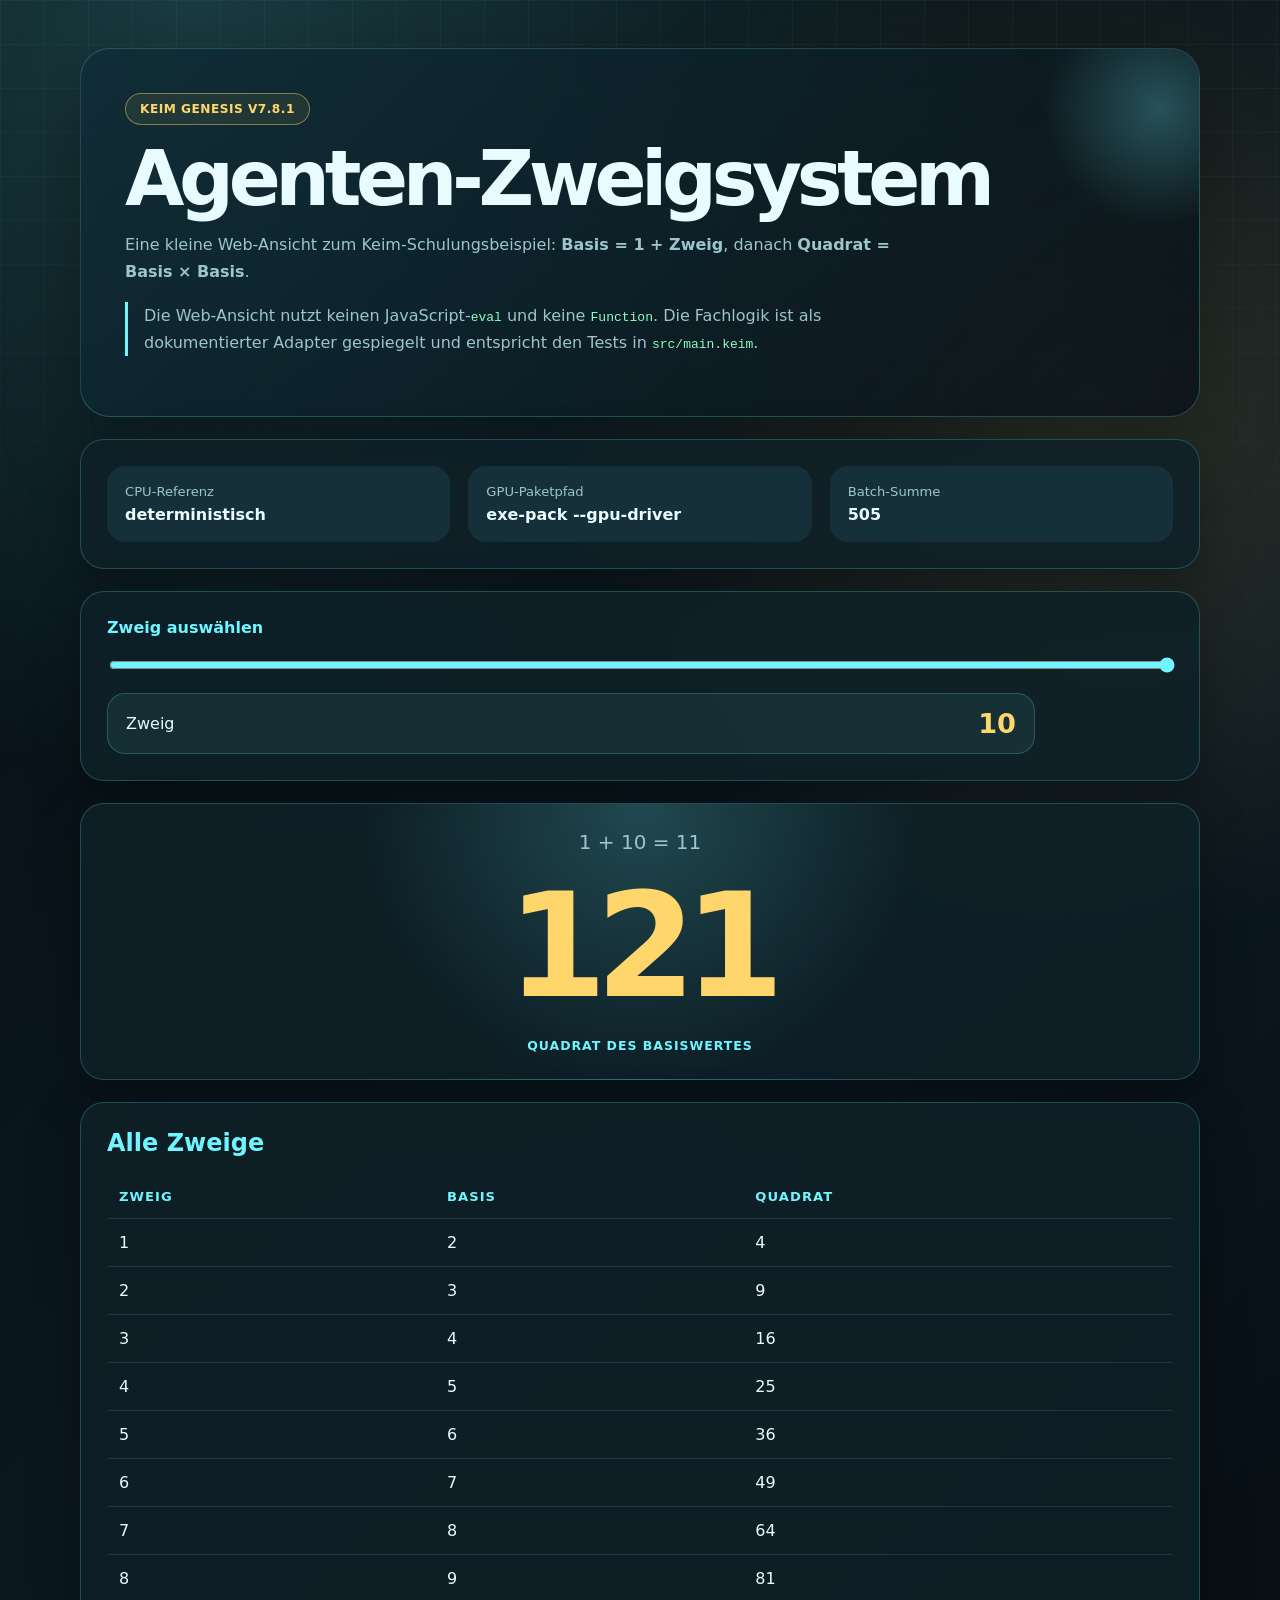
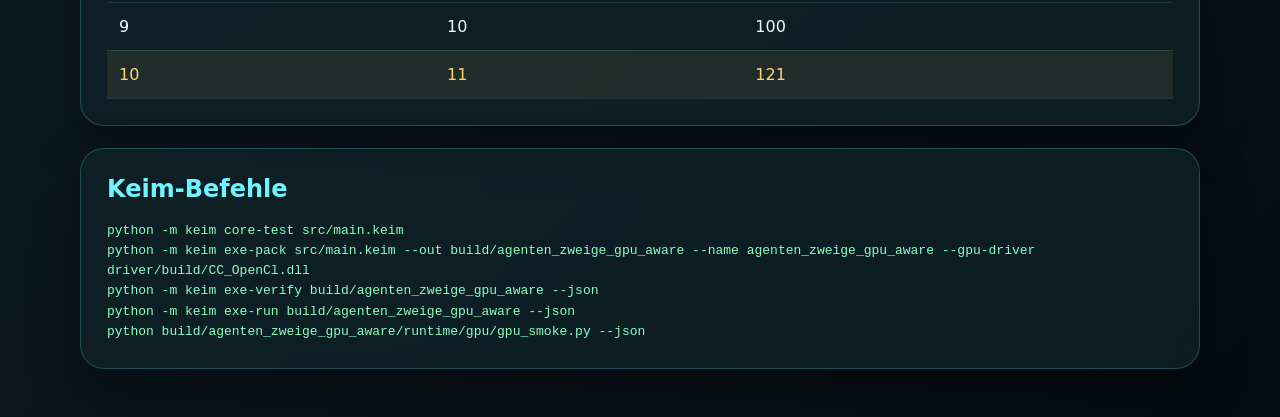
<file: examples/agenten_zweige_v78_1_gpu_aware/web/index.html>
<!doctype html>
<html lang="de">
<head>
  <meta charset="utf-8">
  <meta name="viewport" content="width=device-width, initial-scale=1">
  <title>Keim Agenten-Zweige v7.8.1 GPU-aware</title>
  <link rel="stylesheet" href="assets/style.css">
</head>
<body>
  <main class="shell">
    <section class="hero">
      <div class="badge">Keim Genesis v7.8.1</div>
      <h1>Agenten-Zweigsystem</h1>
      <p>
        Eine kleine Web-Ansicht zum Keim-Schulungsbeispiel:
        <strong>Basis = 1 + Zweig</strong>, danach <strong>Quadrat = Basis × Basis</strong>.
      </p>
      <p class="notice">
        Die Web-Ansicht nutzt keinen JavaScript-<code>eval</code> und keine <code>Function</code>.
        Die Fachlogik ist als dokumentierter Adapter gespiegelt und entspricht den Tests in
        <code>src/main.keim</code>.
      </p>
    </section>

    <section class="panel status-grid" aria-label="Projektstatus">
      <div>
        <span class="label">CPU-Referenz</span>
        <strong>deterministisch</strong>
      </div>
      <div>
        <span class="label">GPU-Paketpfad</span>
        <strong>exe-pack --gpu-driver</strong>
      </div>
      <div>
        <span class="label">Batch-Summe</span>
        <strong id="batchSum">505</strong>
      </div>
    </section>

    <section class="panel controls">
      <label for="branchRange">Zweig auswählen</label>
      <input id="branchRange" type="range" min="1" max="10" value="10">
      <div class="branch-readout">
        <span>Zweig</span>
        <strong id="selectedBranch">10</strong>
      </div>
    </section>

    <section class="panel result-card" aria-live="polite">
      <div class="formula" id="formula">1 + 10 = 11</div>
      <div class="result" id="result">121</div>
      <div class="caption">Quadrat des Basiswertes</div>
    </section>

    <section class="panel">
      <h2>Alle Zweige</h2>
      <div class="table-wrap">
        <table>
          <thead>
            <tr>
              <th>Zweig</th>
              <th>Basis</th>
              <th>Quadrat</th>
            </tr>
          </thead>
          <tbody id="branchRows"></tbody>
        </table>
      </div>
    </section>

    <section class="panel commands">
      <h2>Keim-Befehle</h2>
      <pre><code>python -m keim core-test src/main.keim
python -m keim exe-pack src/main.keim --out build/agenten_zweige_gpu_aware --name agenten_zweige_gpu_aware --gpu-driver driver/build/CC_OpenCl.dll
python -m keim exe-verify build/agenten_zweige_gpu_aware --json
python -m keim exe-run build/agenten_zweige_gpu_aware --json
python build/agenten_zweige_gpu_aware/runtime/gpu/gpu_smoke.py --json</code></pre>
    </section>
  </main>

  <script src="keim_agenten_adapter.js"></script>
  <script>
    const rows = document.getElementById("branchRows");
    const range = document.getElementById("branchRange");
    const selectedBranch = document.getElementById("selectedBranch");
    const formula = document.getElementById("formula");
    const result = document.getElementById("result");
    const batchSum = document.getElementById("batchSum");

    function renderTable() {
      rows.innerHTML = "";
      for (const item of KeimAgentenAdapter.allBranches()) {
        const tr = document.createElement("tr");
        tr.innerHTML = `<td>${item.zweig}</td><td>${item.basis}</td><td>${item.quadrat}</td>`;
        rows.appendChild(tr);
      }
      batchSum.textContent = KeimAgentenAdapter.batchSum10();
    }

    function renderSelected() {
      const z = Number(range.value);
      const item = KeimAgentenAdapter.branch(z);
      selectedBranch.textContent = item.zweig;
      formula.textContent = `1 + ${item.zweig} = ${item.basis}`;
      result.textContent = item.quadrat;
      for (const tr of rows.querySelectorAll("tr")) {
        tr.classList.toggle("active", Number(tr.children[0].textContent) === z);
      }
    }

    range.addEventListener("input", renderSelected);
    renderTable();
    renderSelected();
  </script>
</body>
</html>
</file>
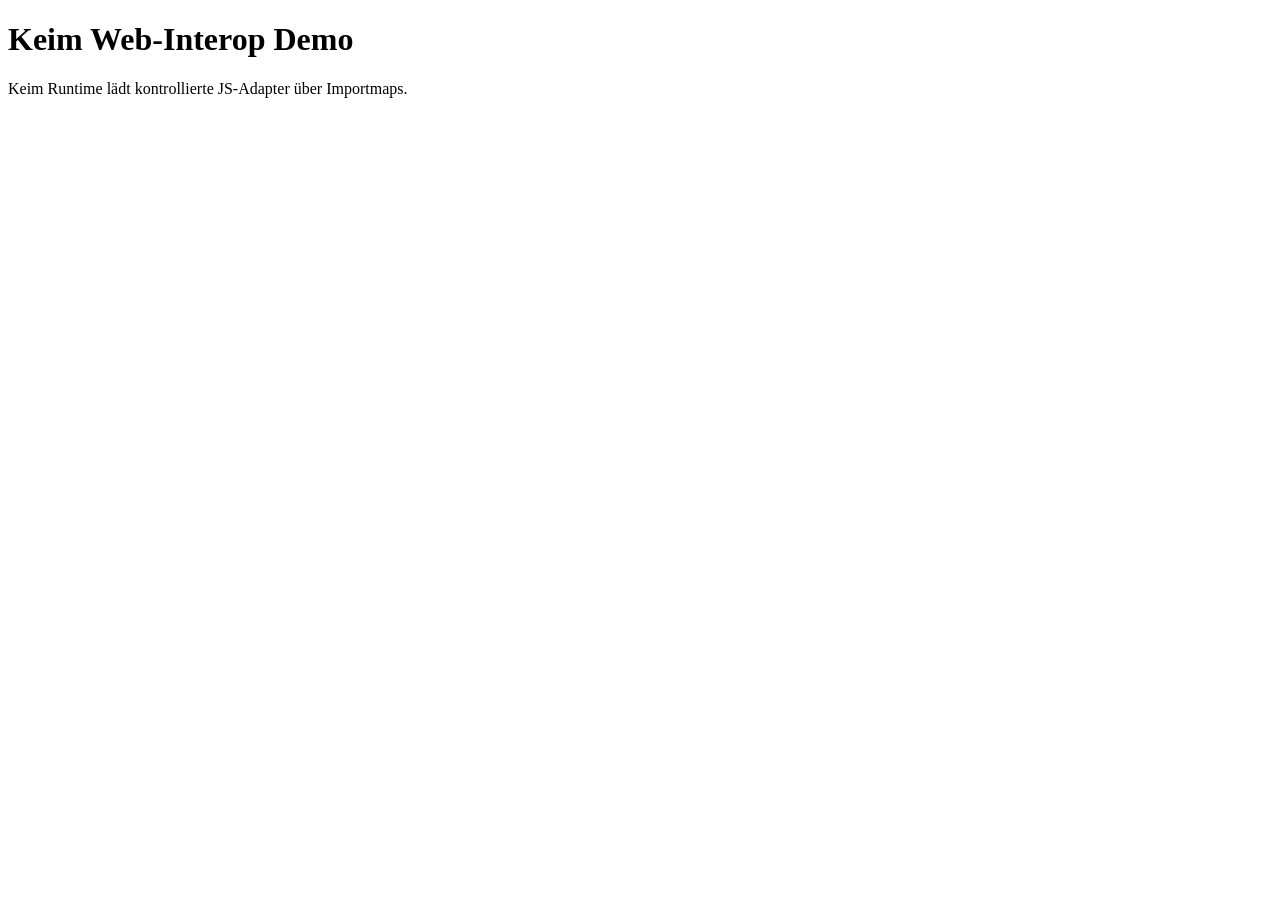
<file: docs/examples/current/web_importmap_demo.html>
<!doctype html>
<html lang="de">
<head><meta charset="utf-8"><title>Keim v7.5 Web Importmap Demo</title></head>
<body>
<h1>Keim Web-Interop Demo</h1>
<div id="app">Keim Runtime lädt kontrollierte JS-Adapter über Importmaps.</div>
<script type="importmap">
{
  "imports": {
    "keim-runtime": "./keim-web-runtime.js"
  }
}
</script>
<script type="module">
  console.log("Keim v7.5 Web-Schulung: Importmap bereit");
</script>
</body>
</html>
</file>
<file: examples/agenten_zweige_v78_1_gpu_aware/web/assets/style.css>
:root {
  color-scheme: dark;
  --bg: #071014;
  --panel: rgba(15, 33, 40, 0.84);
  --panel-2: rgba(24, 54, 64, 0.76);
  --line: rgba(115, 241, 255, 0.22);
  --text: #e8fbff;
  --muted: #9dc5cc;
  --cyan: #6ff5ff;
  --gold: #ffd66b;
  --green: #8cffc1;
  --shadow: rgba(0, 0, 0, 0.35);
}

* {
  box-sizing: border-box;
}

body {
  margin: 0;
  min-height: 100vh;
  font-family: Inter, ui-sans-serif, system-ui, -apple-system, BlinkMacSystemFont, "Segoe UI", sans-serif;
  color: var(--text);
  background:
    radial-gradient(circle at 15% 0%, rgba(111, 245, 255, 0.19), transparent 34%),
    radial-gradient(circle at 85% 20%, rgba(255, 214, 107, 0.14), transparent 28%),
    linear-gradient(140deg, #061014, #0b1820 55%, #060b10);
}

body::before {
  content: "";
  position: fixed;
  inset: 0;
  pointer-events: none;
  background-image:
    linear-gradient(rgba(111, 245, 255, 0.05) 1px, transparent 1px),
    linear-gradient(90deg, rgba(111, 245, 255, 0.05) 1px, transparent 1px);
  background-size: 44px 44px;
  mask-image: linear-gradient(to bottom, black, transparent 78%);
}

.shell {
  width: min(1120px, calc(100% - 32px));
  margin: 0 auto;
  padding: 48px 0;
}

.hero {
  padding: 44px;
  border: 1px solid var(--line);
  border-radius: 30px;
  background: linear-gradient(135deg, rgba(16, 44, 54, 0.9), rgba(8, 16, 22, 0.76));
  box-shadow: 0 26px 80px var(--shadow);
  position: relative;
  overflow: hidden;
}

.hero::after {
  content: "";
  position: absolute;
  width: 240px;
  height: 240px;
  border-radius: 50%;
  right: -80px;
  top: -60px;
  background: radial-gradient(circle, rgba(111, 245, 255, 0.26), transparent 68%);
}

.badge {
  display: inline-flex;
  padding: 8px 14px;
  border-radius: 999px;
  border: 1px solid rgba(255, 214, 107, 0.44);
  color: var(--gold);
  background: rgba(255, 214, 107, 0.08);
  font-weight: 700;
  letter-spacing: 0.04em;
  text-transform: uppercase;
  font-size: 0.76rem;
}

h1 {
  margin: 18px 0 10px;
  font-size: clamp(2.4rem, 6vw, 5rem);
  line-height: 0.94;
  letter-spacing: -0.07em;
}

h2 {
  margin: 0 0 18px;
  color: var(--cyan);
}

p {
  max-width: 780px;
  color: var(--muted);
  line-height: 1.7;
}

code {
  color: var(--green);
}

.notice {
  border-left: 3px solid var(--cyan);
  padding-left: 16px;
}

.panel {
  margin-top: 22px;
  border: 1px solid var(--line);
  border-radius: 24px;
  padding: 26px;
  background: var(--panel);
  box-shadow: 0 18px 48px var(--shadow);
  backdrop-filter: blur(10px);
}

.status-grid {
  display: grid;
  grid-template-columns: repeat(3, 1fr);
  gap: 18px;
}

.status-grid > div {
  padding: 18px;
  border-radius: 18px;
  background: var(--panel-2);
}

.label {
  display: block;
  color: var(--muted);
  font-size: 0.82rem;
  margin-bottom: 6px;
}

.controls {
  display: grid;
  grid-template-columns: 1fr minmax(120px, auto);
  gap: 18px;
  align-items: center;
}

.controls label {
  color: var(--cyan);
  font-weight: 800;
}

input[type="range"] {
  width: 100%;
  grid-column: 1 / -1;
  accent-color: var(--cyan);
}

.branch-readout {
  display: inline-flex;
  justify-content: space-between;
  gap: 18px;
  align-items: center;
  padding: 14px 18px;
  border: 1px solid var(--line);
  border-radius: 18px;
  background: rgba(111, 245, 255, 0.07);
}

.branch-readout strong {
  color: var(--gold);
  font-size: 1.7rem;
}

.result-card {
  text-align: center;
  background:
    radial-gradient(circle at 50% 0%, rgba(111, 245, 255, 0.2), transparent 45%),
    var(--panel);
}

.formula {
  color: var(--muted);
  font-size: 1.25rem;
}

.result {
  margin: 8px 0;
  color: var(--gold);
  font-size: clamp(4rem, 14vw, 9rem);
  font-weight: 900;
  letter-spacing: -0.08em;
}

.caption {
  color: var(--cyan);
  text-transform: uppercase;
  letter-spacing: 0.08em;
  font-size: 0.78rem;
  font-weight: 800;
}

.table-wrap {
  overflow-x: auto;
}

table {
  width: 100%;
  border-collapse: collapse;
}

th, td {
  padding: 14px 12px;
  border-bottom: 1px solid rgba(111, 245, 255, 0.13);
  text-align: left;
}

th {
  color: var(--cyan);
  font-size: 0.82rem;
  text-transform: uppercase;
  letter-spacing: 0.08em;
}

tr.active td {
  color: var(--gold);
  background: rgba(255, 214, 107, 0.08);
}

pre {
  margin: 0;
  overflow-x: auto;
  white-space: pre-wrap;
  line-height: 1.55;
}

@media (max-width: 720px) {
  .hero {
    padding: 30px;
  }

  .status-grid {
    grid-template-columns: 1fr;
  }

  .controls {
    grid-template-columns: 1fr;
  }
}
</file>
